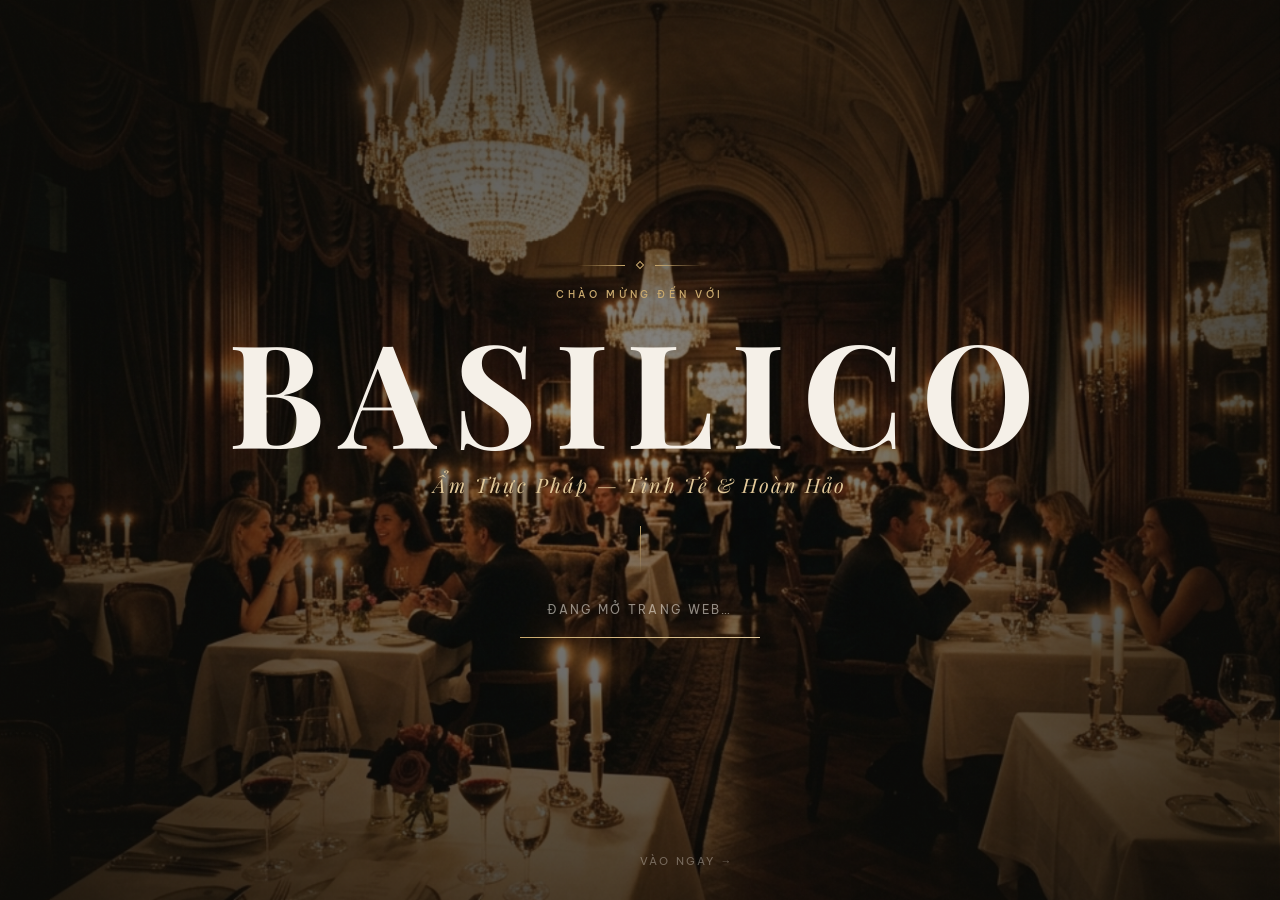
<file: index.html>
<!DOCTYPE html>
<html lang="vi">

<head>
  <meta charset="UTF-8">
  <meta name="viewport" content="width=device-width, initial-scale=1.0">
  <title>BASILICO | Nhà Hàng Pháp Cao Cấp</title>
  <meta name="description" content="BASILICO – Nhà hàng Pháp cao cấp. Trải nghiệm ẩm thực tinh tế, đặt bàn trực tuyến và khám phá thực đơn đặc biệt.">
  <meta http-equiv="refresh" content="3; url=Front-end/TrangChu/index.html">

  <!-- Preconnect fonts -->
  <link rel="preconnect" href="https://fonts.googleapis.com">
  <link rel="preconnect" href="https://fonts.gstatic.com" crossorigin>
  <link href="https://fonts.googleapis.com/css2?family=Playfair+Display:ital,wght@0,400;0,700;1,400&family=Be+Vietnam+Pro:wght@300;400;500&display=swap" rel="stylesheet">

  <style>
    /* ── Reset & Base ───────────────────────────── */
    *, *::before, *::after { box-sizing: border-box; margin: 0; padding: 0; }

    :root {
      --gold:   #c9a96e;
      --gold-lt: #e2c99a;
      --dark:   #0d0b07;
      --cream:  #f5f0e8;
      --trans:  cubic-bezier(0.76, 0, 0.24, 1);
    }

    html, body {
      width: 100%; height: 100%;
      overflow: hidden;
      background: var(--dark);
      font-family: 'Be Vietnam Pro', sans-serif;
    }

    /* ── Background ─────────────────────────────── */
    .bg {
      position: fixed; inset: 0;
      background-image: url('assets/french_restaurant_hero.png');
      background-size: cover;
      background-position: center;
      transform: scale(1.06);
      animation: bg-zoom 3.2s var(--trans) forwards;
      will-change: transform;
    }
    @keyframes bg-zoom {
      to { transform: scale(1); }
    }

    /* Layered overlay */
    .bg::before {
      content: '';
      position: absolute; inset: 0;
      background:
        radial-gradient(ellipse at center, rgba(13,11,7,0.45) 0%, rgba(13,11,7,0.85) 100%);
    }

    /* Noise grain texture */
    .bg::after {
      content: '';
      position: absolute; inset: 0;
      background-image: url("data:image/svg+xml,%3Csvg viewBox='0 0 200 200' xmlns='http://www.w3.org/2000/svg'%3E%3Cfilter id='n'%3E%3CfeTurbulence type='fractalNoise' baseFrequency='0.65' numOctaves='3' stitchTiles='stitch'/%3E%3C/filter%3E%3Crect width='100%25' height='100%25' filter='url(%23n)' opacity='0.04'/%3E%3C/svg%3E");
      background-size: 200px 200px;
      opacity: 0.35;
      pointer-events: none;
    }

    /* ── Center Stage ───────────────────────────── */
    .stage {
      position: relative;
      display: flex;
      flex-direction: column;
      align-items: center;
      justify-content: center;
      height: 100vh;
      gap: 0;
      z-index: 10;
    }

    /* ── Top ornament line ──────────────────────── */
    .ornament {
      display: flex;
      align-items: center;
      gap: 12px;
      margin-bottom: 20px;
      opacity: 0;
      animation: fade-up 0.8s var(--trans) 0.4s forwards;
    }
    .ornament-line {
      width: 48px; height: 1px;
      background: linear-gradient(90deg, transparent, var(--gold));
    }
    .ornament-line:last-child {
      background: linear-gradient(90deg, var(--gold), transparent);
    }
    .ornament-diamond {
      width: 6px; height: 6px;
      border: 1px solid var(--gold);
      transform: rotate(45deg);
    }

    /* ── Eyebrow ────────────────────────────────── */
    .eyebrow {
      font-size: 0.65rem;
      letter-spacing: 0.35em;
      text-transform: uppercase;
      color: var(--gold);
      font-weight: 500;
      opacity: 0;
      animation: fade-up 0.8s var(--trans) 0.55s forwards;
      margin-bottom: 16px;
    }

    /* ── Logo ───────────────────────────────────── */
    .logo {
      font-family: 'Playfair Display', serif;
      font-size: clamp(4rem, 14vw, 9rem);
      font-weight: 700;
      color: var(--cream);
      letter-spacing: 0.12em;
      line-height: 1;
      text-align: center;

      /* Split character animation via CSS clip */
      opacity: 0;
      clip-path: inset(0 100% 0 0);
      animation:
        logo-reveal 1s var(--trans) 0.7s forwards,
        logo-glow   3s ease-in-out 1.8s infinite alternate;
    }
    @keyframes logo-reveal {
      to { opacity: 1; clip-path: inset(0 0% 0 0); }
    }
    @keyframes logo-glow {
      from { text-shadow: 0 0 0px transparent; }
      to   { text-shadow: 0 0 60px rgba(201,169,110,0.18); }
    }

    /* ── Tagline ────────────────────────────────── */
    .tagline {
      font-family: 'Playfair Display', serif;
      font-style: italic;
      font-size: clamp(0.9rem, 2.5vw, 1.25rem);
      color: var(--gold-lt);
      letter-spacing: 0.12em;
      margin-top: 10px;
      opacity: 0;
      animation: fade-up 0.8s var(--trans) 1.2s forwards;
    }

    /* ── Divider ────────────────────────────────── */
    .divider {
      width: 1px; height: 48px;
      background: linear-gradient(to bottom, var(--gold), transparent);
      margin: 28px 0;
      opacity: 0;
      animation: fade-up 0.8s var(--trans) 1.4s forwards;
    }

    /* ── Status message ─────────────────────────── */
    .status {
      font-size: 0.72rem;
      letter-spacing: 0.2em;
      text-transform: uppercase;
      color: rgba(245,240,232,0.55);
      opacity: 0;
      animation: fade-up 0.8s var(--trans) 1.6s forwards;
    }

    /* ── Progress bar ───────────────────────────── */
    .progress-wrap {
      margin-top: 20px;
      width: min(240px, 60vw);
      height: 1px;
      background: rgba(201,169,110,0.18);
      overflow: hidden;
      opacity: 0;
      animation: fade-up 0.5s ease 1.8s forwards;
    }
    .progress-bar {
      height: 100%;
      width: 0%;
      background: linear-gradient(90deg, var(--gold), var(--gold-lt));
      animation: fill-bar 2s cubic-bezier(0.4, 0, 0.2, 1) 1.9s forwards;
      box-shadow: 0 0 8px rgba(201,169,110,0.6);
    }
    @keyframes fill-bar {
      to { width: 100%; }
    }

    /* ── Skip link ──────────────────────────────── */
    .skip-link {
      position: fixed;
      bottom: 2rem;
      left: 50%;
      transform: translateX(-50%);
      font-size: 0.68rem;
      letter-spacing: 0.2em;
      text-transform: uppercase;
      color: rgba(245,240,232,0.35);
      text-decoration: none;
      transition: color 0.3s;
      opacity: 0;
      animation: fade-up 0.6s ease 2.2s forwards;
      z-index: 20;
    }
    .skip-link:hover { color: var(--gold); }
    .skip-link::after {
      content: ' →';
    }

    /* ── Utilities ──────────────────────────────── */
    @keyframes fade-up {
      from { opacity: 0; transform: translateY(14px); }
      to   { opacity: 1; transform: translateY(0); }
    }

    /* ── Page exit animation ────────────────────── */
    body.leaving {
      animation: page-out 0.5s var(--trans) forwards;
    }
    @keyframes page-out {
      to { opacity: 0; }
    }
  </style>
</head>

<body>

  <!-- Background image -->
  <div class="bg" aria-hidden="true"></div>

  <!-- Center content -->
  <main class="stage" role="main">

    <div class="ornament" aria-hidden="true">
      <span class="ornament-line"></span>
      <span class="ornament-diamond"></span>
      <span class="ornament-line"></span>
    </div>

    <p class="eyebrow">Chào Mừng Đến Với</p>

    <h1 class="logo" id="logo-text">BASILICO</h1>

    <p class="tagline">Ẩm Thực Pháp — Tinh Tế &amp; Hoàn Hảo</p>

    <div class="divider" aria-hidden="true"></div>

    <p class="status">Đang mở trang web&hellip;</p>

    <div class="progress-wrap" role="progressbar" aria-label="Đang tải" aria-valuemin="0" aria-valuemax="100">
      <div class="progress-bar" id="progressBar"></div>
    </div>

  </main>

  <!-- Manual skip link -->
  <a href="Front-end/TrangChu/index.html" class="skip-link" id="skipLink">Vào ngay</a>

  <script>
    // Smooth redirect with page-out animation
    const DEST = 'Front-end/TrangChu/index.html';
    const DELAY_MS = 3000;

    setTimeout(() => {
      document.body.classList.add('leaving');
      setTimeout(() => { window.location.href = DEST; }, 480);
    }, DELAY_MS - 480);

    // Skip link — immediate redirect with transition
    document.getElementById('skipLink').addEventListener('click', (e) => {
      e.preventDefault();
      document.body.classList.add('leaving');
      setTimeout(() => { window.location.href = DEST; }, 480);
    });
  </script>

</body>
</html>
</file>
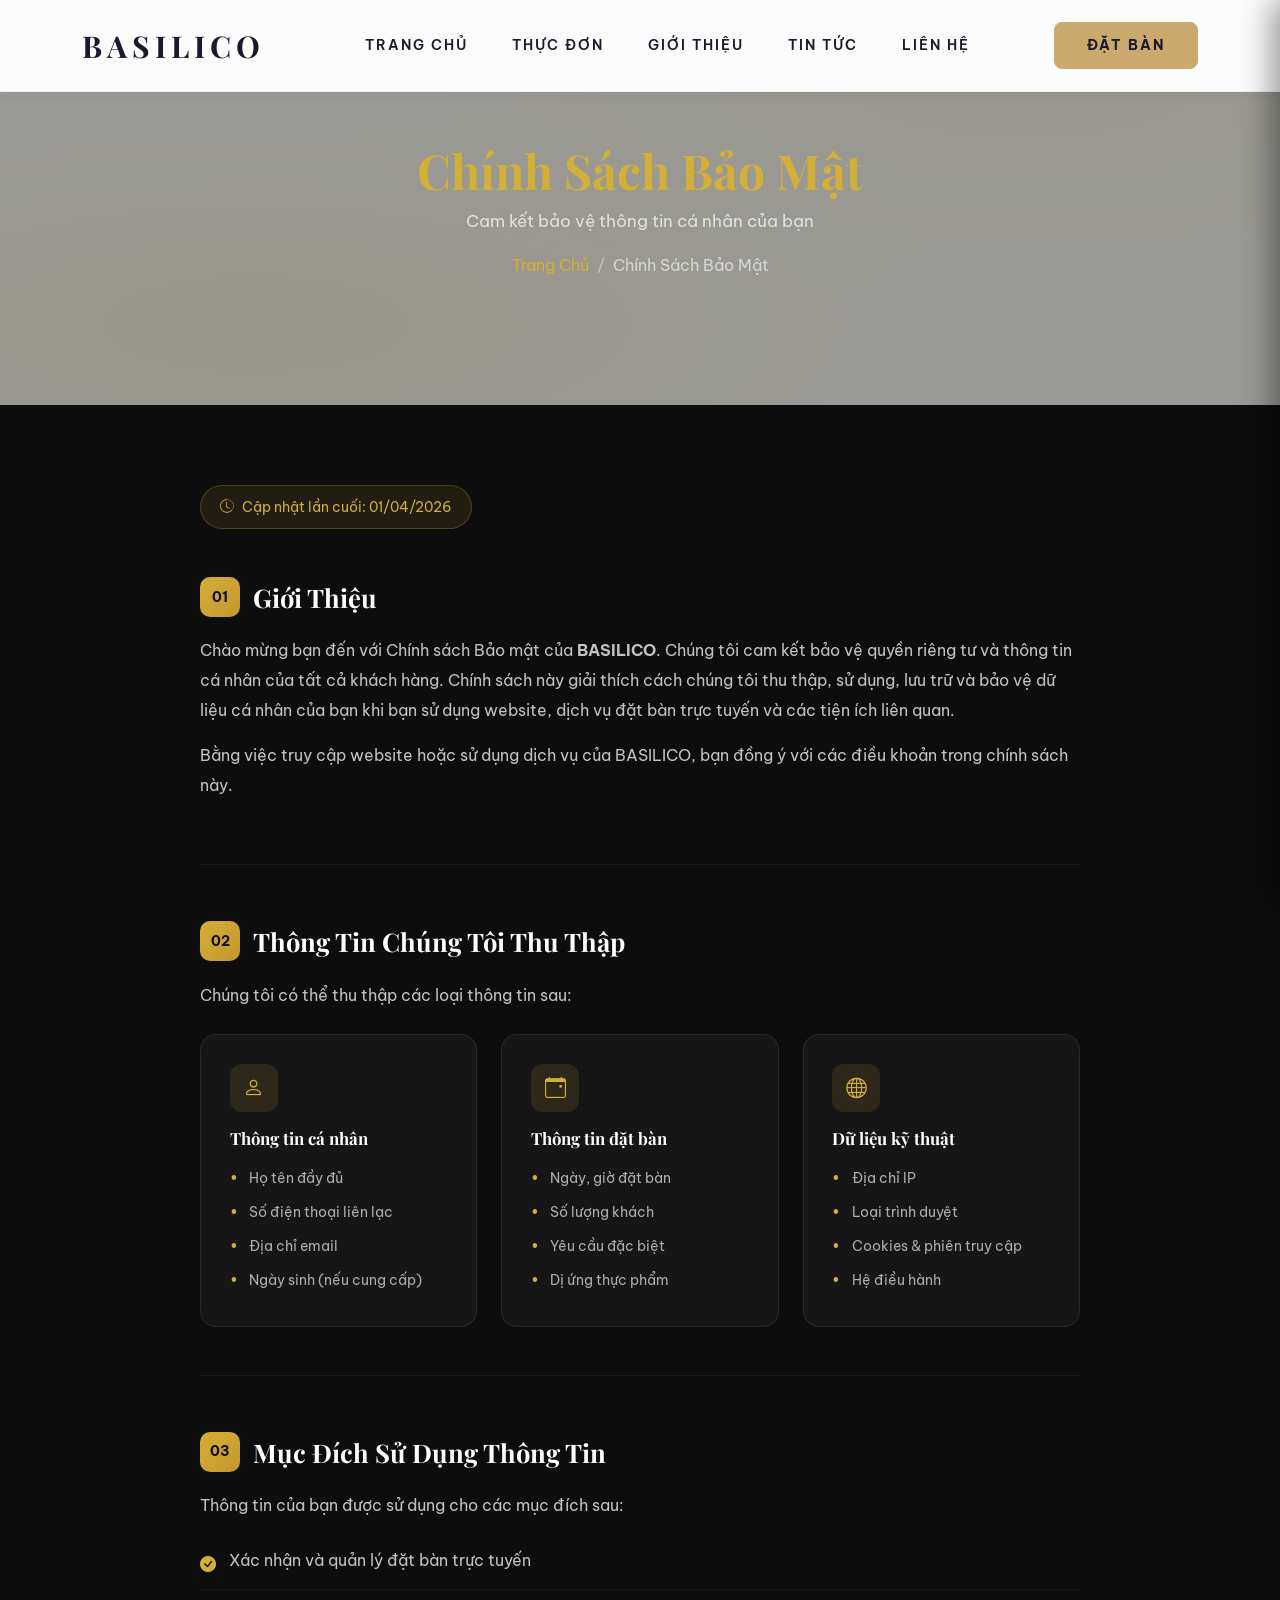
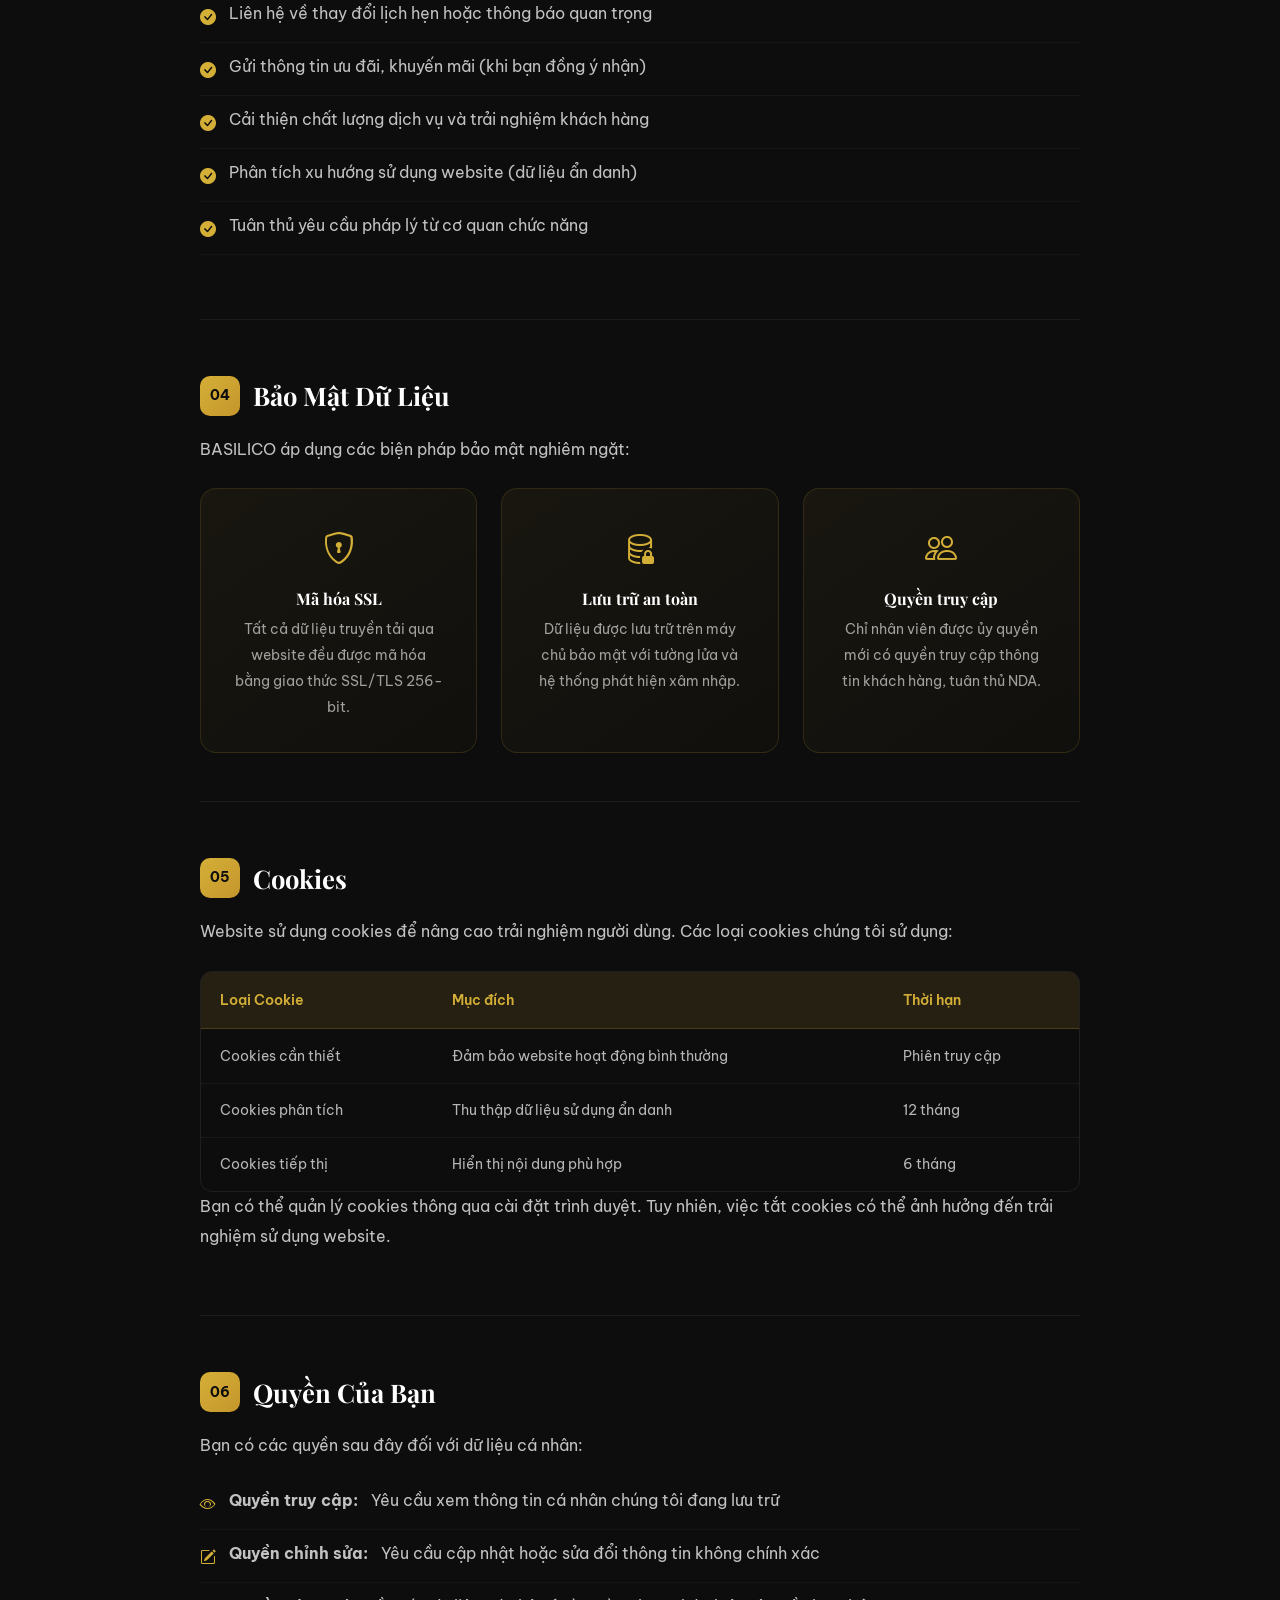
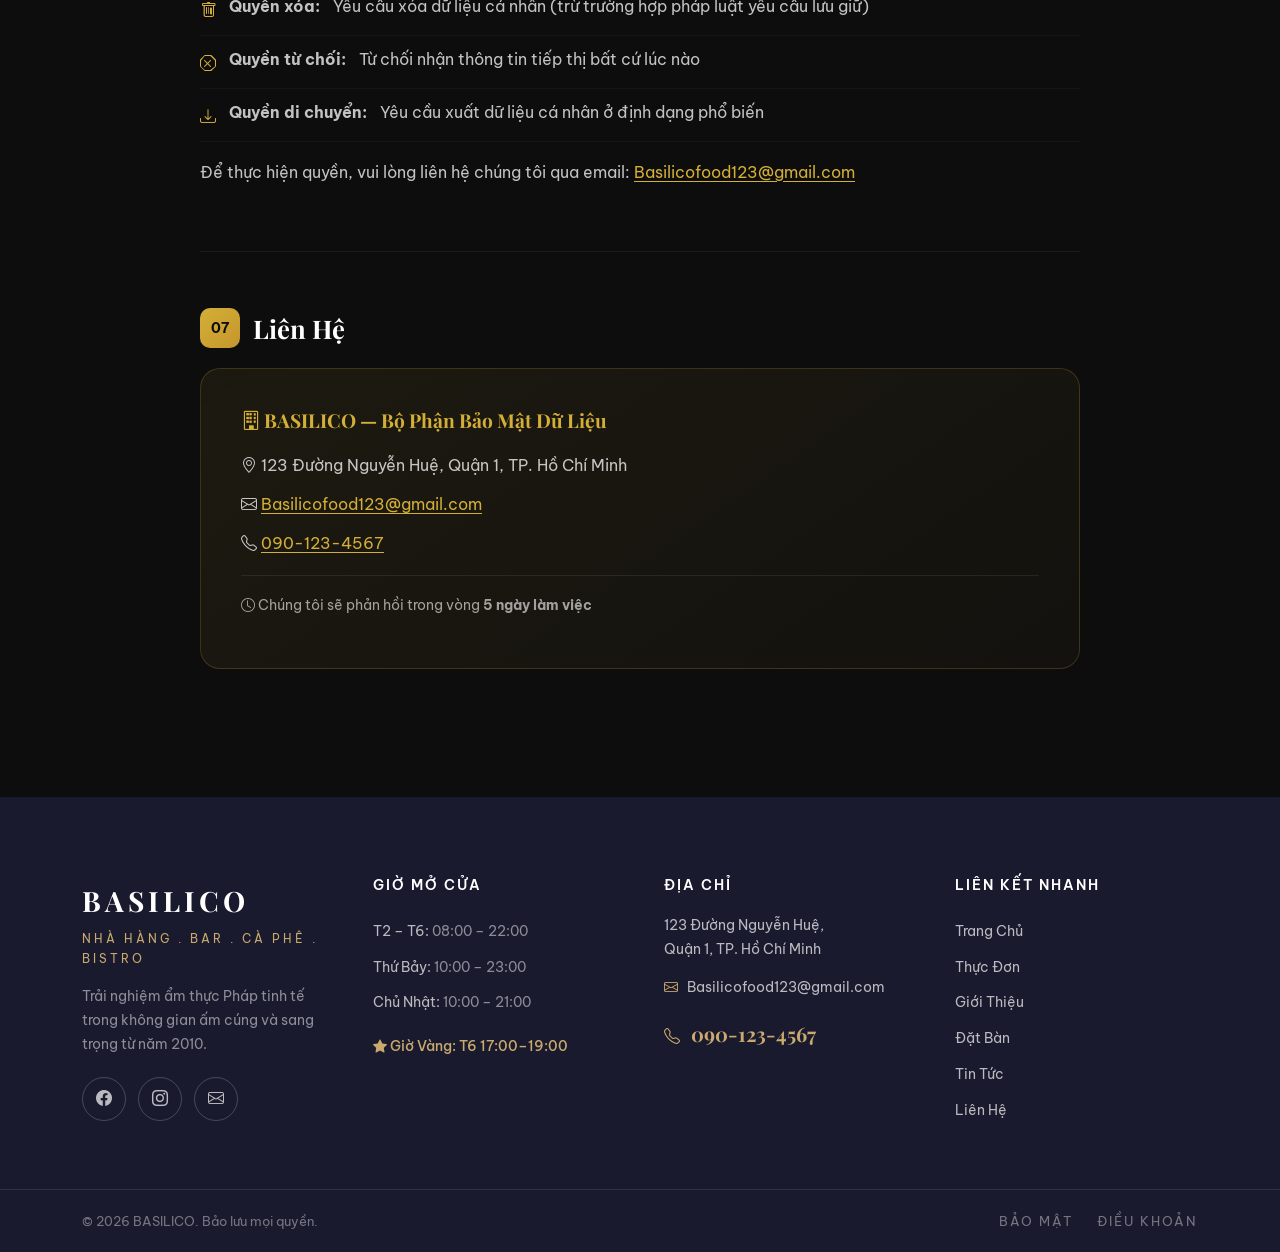
<file: Front-end/BaoMat/index.html>
<!DOCTYPE html>
<html lang="vi">
<head>
  <meta charset="UTF-8">
  <meta name="viewport" content="width=device-width, initial-scale=1.0">
  <meta name="description" content="Chính sách bảo mật của nhà hàng BASILICO – Cam kết bảo vệ thông tin cá nhân của quý khách hàng.">
  <title>Chính Sách Bảo Mật | BASILICO Nhà Hàng</title>
  <link rel="preconnect" href="https://fonts.googleapis.com">
  <link rel="preconnect" href="https://fonts.gstatic.com" crossorigin>
  <link href="https://fonts.googleapis.com/css2?family=Playfair+Display:ital,wght@0,400;0,600;0,700;1,400&family=Be+Vietnam+Pro:wght@300;400;500;600;700&display=swap" rel="stylesheet">
  <link href="https://cdn.jsdelivr.net/npm/bootstrap@5.3.3/dist/css/bootstrap.min.css" rel="stylesheet">
  <link href="https://cdn.jsdelivr.net/npm/bootstrap-icons@1.11.3/font/bootstrap-icons.min.css" rel="stylesheet">
  <link rel="stylesheet" href="../../global.css">
  <link rel="stylesheet" href="css/style.css">
</head>
<body>

  <!-- PRELOADER -->
  <div class="preloader" id="preloader" aria-hidden="true">
    <div class="preloader-inner"><span class="preloader-logo">BASILICO</span>
      <div class="preloader-progress"><div class="preloader-progress-bar" id="preloaderBar"></div></div>
    </div>
  </div>

  <!-- HEADER -->
  <header class="site-header">
    <nav class="navbar navbar-expand-lg" aria-label="Điều hướng chính">
      <div class="container">
        <a class="navbar-brand" href="../TrangChu/index.html">
          <span class="logo-text">BASILICO</span>
        </a>
        <div class="collapse navbar-collapse justify-content-center">
          <ul class="navbar-nav">
            <li class="nav-item"><a class="nav-link" href="../TrangChu/index.html">TRANG CHỦ</a></li>
            <li class="nav-item"><a class="nav-link" href="../ThucDon/index.html">THỰC ĐƠN</a></li>
            <li class="nav-item"><a class="nav-link" href="../GioiThieu/index.html">GIỚI THIỆU</a></li>
            <li class="nav-item"><a class="nav-link" href="../Blog/index.html">TIN TỨC</a></li>
            <li class="nav-item"><a class="nav-link" href="../LienHe/index.html">LIÊN HỆ</a></li>
          </ul>
        </div>
        <div class="header-actions">
          <a href="../DatBan/index.html" class="btn btn-book-table">ĐẶT BÀN</a>
          <button class="hamburger-btn d-lg-none" id="hd-10" type="button" aria-label="Mở menu" aria-expanded="false"><i class="bi bi-list"></i></button>
        </div>
      </div>
    </nav>
  </header>

  <!-- SIDEBAR -->
  <div class="sidebar-overlay" id="sidebarOverlay"></div>
  <aside class="mobile-sidebar" id="mobileSidebar" aria-label="Menu di động">
    <button class="sidebar-close" id="sidebarClose" aria-label="Đóng menu"><i class="bi bi-x-lg"></i></button>
    <nav><ul class="sidebar-nav">
      <li><a href="../TrangChu/index.html">TRANG CHỦ</a></li>
      <li><a href="../ThucDon/index.html">THỰC ĐƠN</a></li>
      <li><a href="../GioiThieu/index.html">GIỚI THIỆU</a></li>
      <li><a href="../Blog/index.html">TIN TỨC</a></li>
      <li><a href="../LienHe/index.html">LIÊN HỆ</a></li>
    </ul></nav>
    <div class="sidebar-cta"><a href="../DatBan/index.html" class="btn btn-book-table w-100">ĐẶT BÀN NGAY</a></div>
    <div class="sidebar-social">
      <a href="https://facebook.com/basilico" target="_blank" rel="noopener" aria-label="Facebook"><i class="bi bi-facebook"></i></a>
      <a href="https://instagram.com/basilico" target="_blank" rel="noopener" aria-label="Instagram"><i class="bi bi-instagram"></i></a>
      <a href="mailto:Basilicofood123@gmail.com" aria-label="Email"><i class="bi bi-envelope"></i></a>
    </div>
  </aside>

  <main id="main-content">

    <!-- HERO -->
    <section class="page-hero page-hero--compact">
      <div class="page-hero-overlay"></div>
      <div class="page-hero-content container">
        <h1 class="animate-entry">Chính Sách Bảo Mật</h1>
        <p class="hero-subtitle animate-entry delay-1">Cam kết bảo vệ thông tin cá nhân của bạn</p>
        <nav aria-label="Breadcrumb" class="animate-entry delay-2">
          <ol class="breadcrumb justify-content-center">
            <li class="breadcrumb-item"><a href="../TrangChu/index.html">Trang Chủ</a></li>
            <li class="breadcrumb-item active" aria-current="page">Chính Sách Bảo Mật</li>
          </ol>
        </nav>
      </div>
    </section>

    <!-- NỘI DUNG CHÍNH -->
    <section class="section-legal-content">
      <div class="container">
        <div class="legal-wrapper reveal-up">

          <div class="legal-updated">
            <i class="bi bi-clock-history"></i> Cập nhật lần cuối: 01/04/2026
          </div>

          <!-- 1 -->
          <article class="legal-section">
            <h2><span class="legal-number">01</span>Giới Thiệu</h2>
            <p>Chào mừng bạn đến với Chính sách Bảo mật của <strong>BASILICO</strong>. Chúng tôi cam kết bảo vệ quyền riêng tư và thông tin cá nhân của tất cả khách hàng. Chính sách này giải thích cách chúng tôi thu thập, sử dụng, lưu trữ và bảo vệ dữ liệu cá nhân của bạn khi bạn sử dụng website, dịch vụ đặt bàn trực tuyến và các tiện ích liên quan.</p>
            <p>Bằng việc truy cập website hoặc sử dụng dịch vụ của BASILICO, bạn đồng ý với các điều khoản trong chính sách này.</p>
          </article>

          <!-- 2 -->
          <article class="legal-section">
            <h2><span class="legal-number">02</span>Thông Tin Chúng Tôi Thu Thập</h2>
            <p>Chúng tôi có thể thu thập các loại thông tin sau:</p>
            <div class="legal-card-grid">
              <div class="legal-card">
                <div class="legal-card-icon"><i class="bi bi-person"></i></div>
                <h4>Thông tin cá nhân</h4>
                <ul>
                  <li>Họ tên đầy đủ</li>
                  <li>Số điện thoại liên lạc</li>
                  <li>Địa chỉ email</li>
                  <li>Ngày sinh (nếu cung cấp)</li>
                </ul>
              </div>
              <div class="legal-card">
                <div class="legal-card-icon"><i class="bi bi-calendar-event"></i></div>
                <h4>Thông tin đặt bàn</h4>
                <ul>
                  <li>Ngày, giờ đặt bàn</li>
                  <li>Số lượng khách</li>
                  <li>Yêu cầu đặc biệt</li>
                  <li>Dị ứng thực phẩm</li>
                </ul>
              </div>
              <div class="legal-card">
                <div class="legal-card-icon"><i class="bi bi-globe"></i></div>
                <h4>Dữ liệu kỹ thuật</h4>
                <ul>
                  <li>Địa chỉ IP</li>
                  <li>Loại trình duyệt</li>
                  <li>Cookies & phiên truy cập</li>
                  <li>Hệ điều hành</li>
                </ul>
              </div>
            </div>
          </article>

          <!-- 3 -->
          <article class="legal-section">
            <h2><span class="legal-number">03</span>Mục Đích Sử Dụng Thông Tin</h2>
            <p>Thông tin của bạn được sử dụng cho các mục đích sau:</p>
            <ul class="legal-list">
              <li><i class="bi bi-check-circle-fill"></i> Xác nhận và quản lý đặt bàn trực tuyến</li>
              <li><i class="bi bi-check-circle-fill"></i> Liên hệ về thay đổi lịch hẹn hoặc thông báo quan trọng</li>
              <li><i class="bi bi-check-circle-fill"></i> Gửi thông tin ưu đãi, khuyến mãi (khi bạn đồng ý nhận)</li>
              <li><i class="bi bi-check-circle-fill"></i> Cải thiện chất lượng dịch vụ và trải nghiệm khách hàng</li>
              <li><i class="bi bi-check-circle-fill"></i> Phân tích xu hướng sử dụng website (dữ liệu ẩn danh)</li>
              <li><i class="bi bi-check-circle-fill"></i> Tuân thủ yêu cầu pháp lý từ cơ quan chức năng</li>
            </ul>
          </article>

          <!-- 4 -->
          <article class="legal-section">
            <h2><span class="legal-number">04</span>Bảo Mật Dữ Liệu</h2>
            <p>BASILICO áp dụng các biện pháp bảo mật nghiêm ngặt:</p>
            <div class="legal-highlight-grid">
              <div class="legal-highlight">
                <i class="bi bi-shield-lock"></i>
                <h4>Mã hóa SSL</h4>
                <p>Tất cả dữ liệu truyền tải qua website đều được mã hóa bằng giao thức SSL/TLS 256-bit.</p>
              </div>
              <div class="legal-highlight">
                <i class="bi bi-database-lock"></i>
                <h4>Lưu trữ an toàn</h4>
                <p>Dữ liệu được lưu trữ trên máy chủ bảo mật với tường lửa và hệ thống phát hiện xâm nhập.</p>
              </div>
              <div class="legal-highlight">
                <i class="bi bi-people"></i>
                <h4>Quyền truy cập</h4>
                <p>Chỉ nhân viên được ủy quyền mới có quyền truy cập thông tin khách hàng, tuân thủ NDA.</p>
              </div>
            </div>
          </article>

          <!-- 5 -->
          <article class="legal-section">
            <h2><span class="legal-number">05</span>Cookies</h2>
            <p>Website sử dụng cookies để nâng cao trải nghiệm người dùng. Các loại cookies chúng tôi sử dụng:</p>
            <table class="legal-table">
              <thead>
                <tr><th>Loại Cookie</th><th>Mục đích</th><th>Thời hạn</th></tr>
              </thead>
              <tbody>
                <tr><td>Cookies cần thiết</td><td>Đảm bảo website hoạt động bình thường</td><td>Phiên truy cập</td></tr>
                <tr><td>Cookies phân tích</td><td>Thu thập dữ liệu sử dụng ẩn danh</td><td>12 tháng</td></tr>
                <tr><td>Cookies tiếp thị</td><td>Hiển thị nội dung phù hợp</td><td>6 tháng</td></tr>
              </tbody>
            </table>
            <p>Bạn có thể quản lý cookies thông qua cài đặt trình duyệt. Tuy nhiên, việc tắt cookies có thể ảnh hưởng đến trải nghiệm sử dụng website.</p>
          </article>

          <!-- 6 -->
          <article class="legal-section">
            <h2><span class="legal-number">06</span>Quyền Của Bạn</h2>
            <p>Bạn có các quyền sau đây đối với dữ liệu cá nhân:</p>
            <ul class="legal-list">
              <li><i class="bi bi-eye"></i> <strong>Quyền truy cập:</strong> Yêu cầu xem thông tin cá nhân chúng tôi đang lưu trữ</li>
              <li><i class="bi bi-pencil-square"></i> <strong>Quyền chỉnh sửa:</strong> Yêu cầu cập nhật hoặc sửa đổi thông tin không chính xác</li>
              <li><i class="bi bi-trash"></i> <strong>Quyền xóa:</strong> Yêu cầu xóa dữ liệu cá nhân (trừ trường hợp pháp luật yêu cầu lưu giữ)</li>
              <li><i class="bi bi-x-octagon"></i> <strong>Quyền từ chối:</strong> Từ chối nhận thông tin tiếp thị bất cứ lúc nào</li>
              <li><i class="bi bi-download"></i> <strong>Quyền di chuyển:</strong> Yêu cầu xuất dữ liệu cá nhân ở định dạng phổ biến</li>
            </ul>
            <p>Để thực hiện quyền, vui lòng liên hệ chúng tôi qua email: <a href="mailto:Basilicofood123@gmail.com">Basilicofood123@gmail.com</a></p>
          </article>

          <!-- 7 -->
          <article class="legal-section">
            <h2><span class="legal-number">07</span>Liên Hệ</h2>
            <div class="legal-contact-card">
              <h4><i class="bi bi-building"></i> BASILICO — Bộ Phận Bảo Mật Dữ Liệu</h4>
              <p><i class="bi bi-geo-alt"></i> 123 Đường Nguyễn Huệ, Quận 1, TP. Hồ Chí Minh</p>
              <p><i class="bi bi-envelope"></i> <a href="mailto:Basilicofood123@gmail.com">Basilicofood123@gmail.com</a></p>
              <p><i class="bi bi-telephone"></i> <a href="tel:0901234567">090-123-4567</a></p>
              <p class="legal-response-time"><i class="bi bi-clock"></i> Chúng tôi sẽ phản hồi trong vòng <strong>5 ngày làm việc</strong></p>
            </div>
          </article>

        </div>
      </div>
    </section>

  </main>

  <!-- FOOTER -->
  <footer class="site-footer">
    <div class="container">
      <div class="row g-5">
        <div class="col-lg-3 col-md-6">
          <a href="../TrangChu/index.html" class="footer-logo">BASILICO</a>
          <p class="footer-tagline">Nhà Hàng . Bar . Cà Phê . Bistro</p>
          <p class="footer-desc">Trải nghiệm ẩm thực Pháp tinh tế trong không gian ấm cúng và sang trọng từ năm 2010.</p>
          <div class="footer-social">
            <a href="https://facebook.com/basilico" target="_blank" rel="noopener" class="social-icon" aria-label="Facebook"><i class="bi bi-facebook"></i></a>
            <a href="https://instagram.com/basilico" target="_blank" rel="noopener" class="social-icon" aria-label="Instagram"><i class="bi bi-instagram"></i></a>
            <a href="mailto:Basilicofood123@gmail.com" class="social-icon" aria-label="Email"><i class="bi bi-envelope"></i></a>
          </div>
        </div>
        <div class="col-lg-3 col-md-6">
          <h5 class="footer-heading">GIỜ MỞ CỬA</h5>
          <ul class="footer-list">
            <li>T2 – T6: <span>08:00 – 22:00</span></li>
            <li>Thứ Bảy: <span>10:00 – 23:00</span></li>
            <li>Chủ Nhật: <span>10:00 – 21:00</span></li>
            <li class="footer-happy-hour"><i class="bi bi-star-fill"></i> Giờ Vàng: T6 17:00–19:00</li>
          </ul>
        </div>
        <div class="col-lg-3 col-md-6">
          <h5 class="footer-heading">ĐỊA CHỈ</h5>
          <p class="footer-address">123 Đường Nguyễn Huệ,<br>Quận 1, TP. Hồ Chí Minh</p>
          <p><a href="mailto:Basilicofood123@gmail.com" class="footer-link"><i class="bi bi-envelope"></i> Basilicofood123@gmail.com</a></p>
          <p><a href="tel:0901234567" class="footer-phone"><i class="bi bi-telephone"></i> 090-123-4567</a></p>
        </div>
        <div class="col-lg-3 col-md-6">
          <h5 class="footer-heading">LIÊN KẾT NHANH</h5>
          <ul class="footer-list">
            <li><a href="../TrangChu/index.html" class="footer-link">Trang Chủ</a></li>
            <li><a href="../ThucDon/index.html" class="footer-link">Thực Đơn</a></li>
            <li><a href="../GioiThieu/index.html" class="footer-link">Giới Thiệu</a></li>
            <li><a href="../DatBan/index.html" class="footer-link">Đặt Bàn</a></li>
            <li><a href="../Blog/index.html" class="footer-link">Tin Tức</a></li>
            <li><a href="../LienHe/index.html" class="footer-link">Liên Hệ</a></li>
          </ul>
        </div>
      </div>
    </div>
    <div class="footer-bottom">
      <div class="container d-flex flex-wrap justify-content-between align-items-center">
        <p>&copy; 2026 BASILICO. Bảo lưu mọi quyền.</p>
        <div class="footer-legal"><a href="../BaoMat/index.html">BẢO MẬT</a><a href="../DieuKhoan/index.html">ĐIỀU KHOẢN</a></div>
      </div>
    </div>
  </footer>

  <button class="fab-scroll-top" id="fab-scroll-top" aria-label="Cuộn lên"><i class="bi bi-arrow-up"></i></button>
  <div class="toast-container" id="toastContainer" aria-live="polite"></div>
  <script src="https://cdn.jsdelivr.net/npm/bootstrap@5.3.3/dist/js/bootstrap.bundle.min.js"></script>
  <script src="js/main.js"></script>
</body>
</html>
</file>
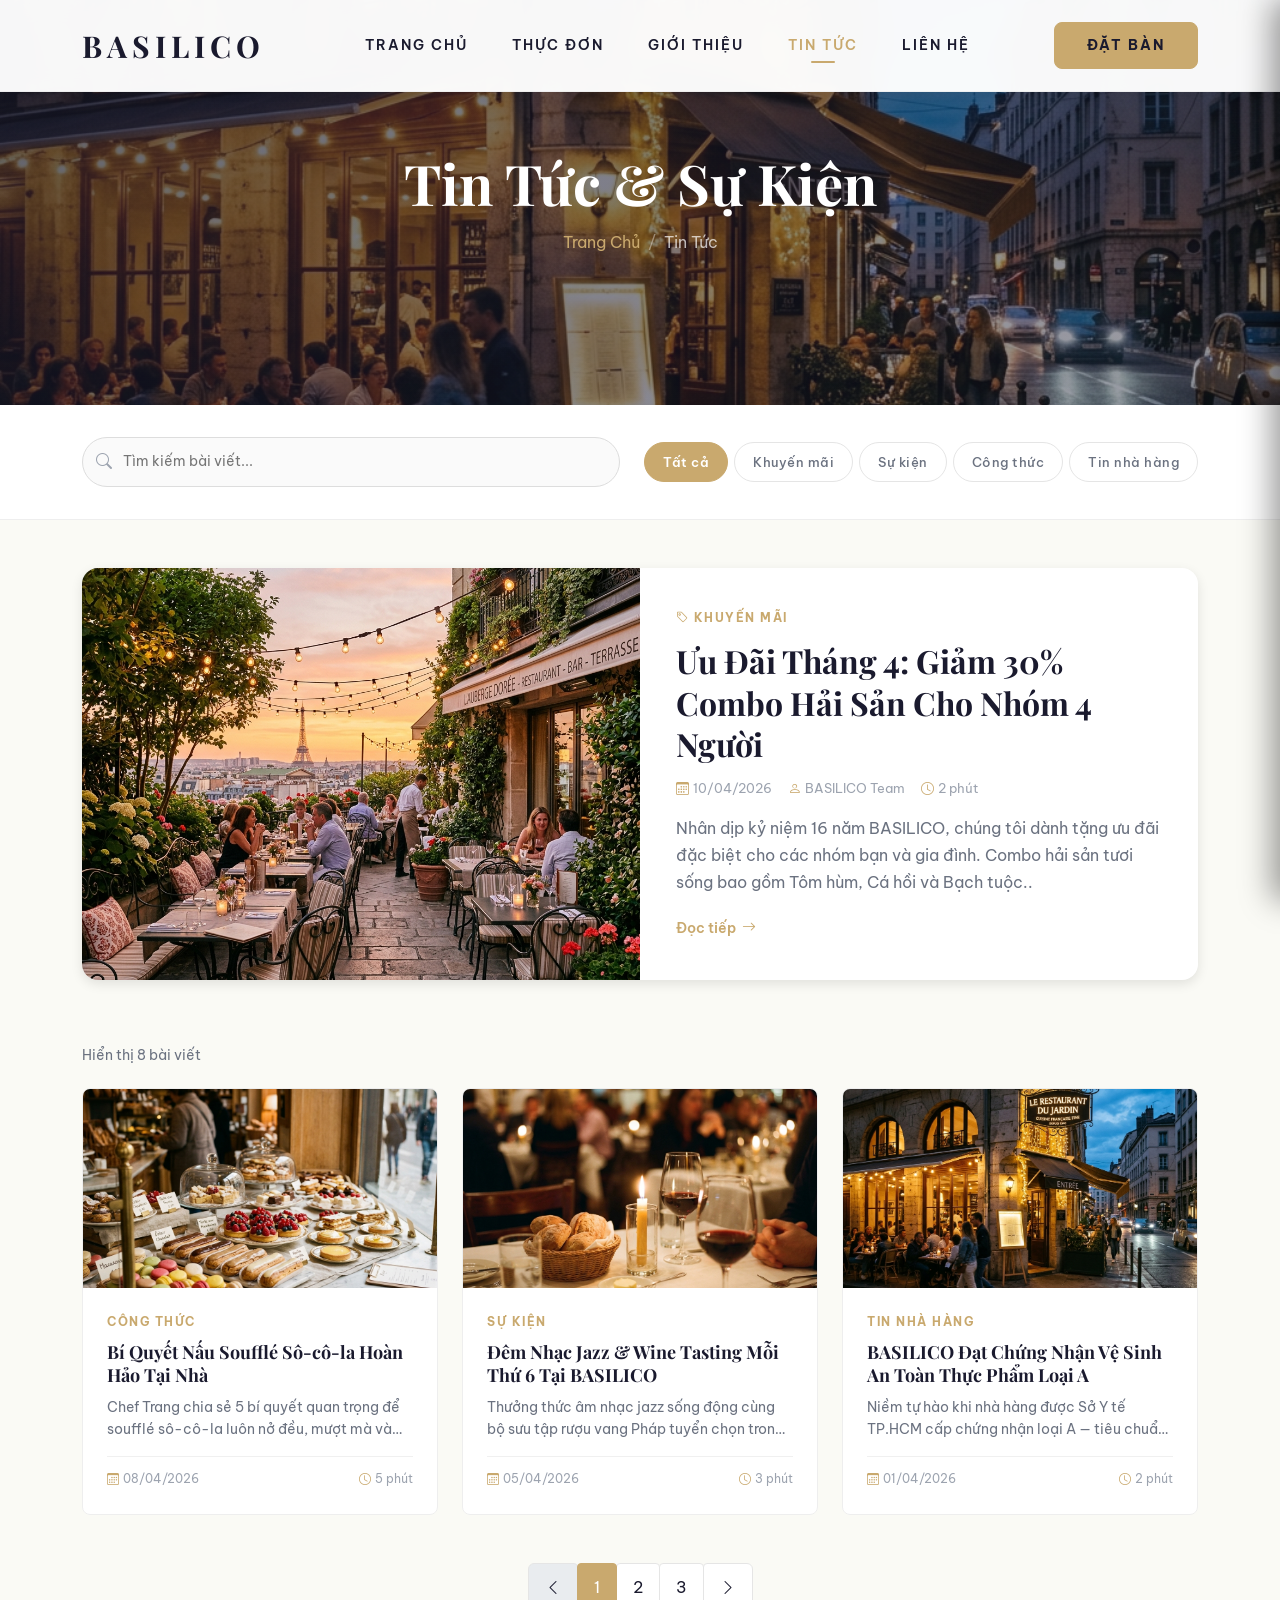
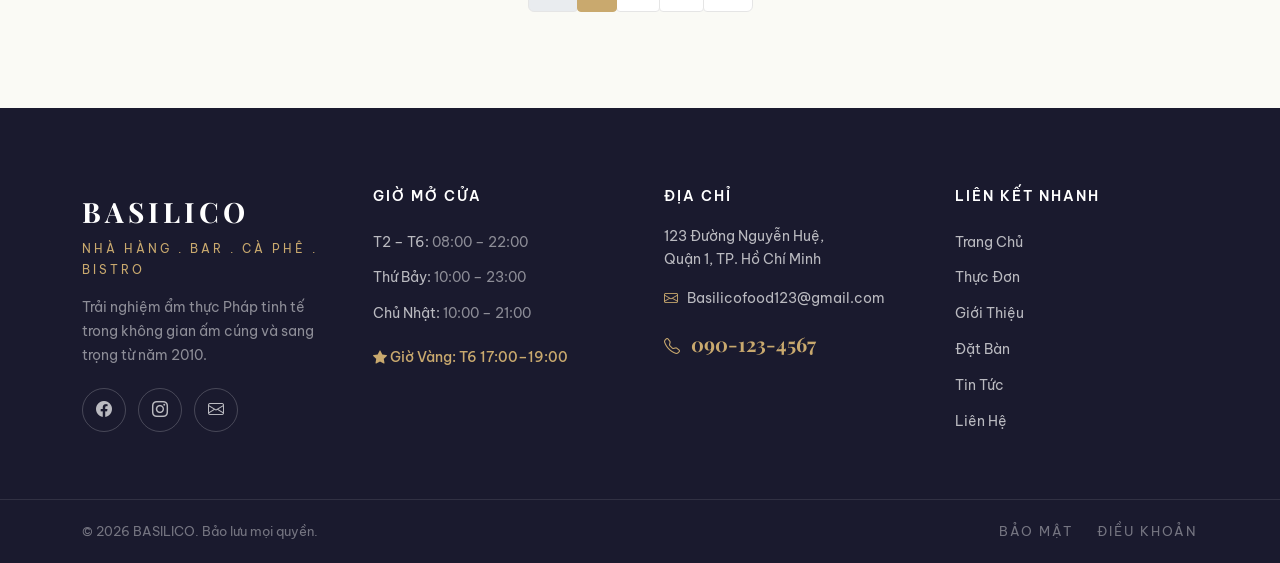
<file: Front-end/Blog/index.html>
﻿<!DOCTYPE html>
<html lang="vi">
<head>
  <meta charset="UTF-8">
  <meta name="viewport" content="width=device-width, initial-scale=1.0">
  <meta name="description" content="Blog nhà hàng BASILICO – Tin tức, công thức nấu ăn, sự kiện và khuyến mãi đặc biệt.">
  <title>Tin Tức | BASILICO Nhà Hàng</title>
  <link rel="preconnect" href="https://fonts.googleapis.com">
  <link rel="preconnect" href="https://fonts.gstatic.com" crossorigin>
  <link href="https://fonts.googleapis.com/css2?family=Playfair+Display:ital,wght@0,400;0,600;0,700;1,400&family=Be+Vietnam+Pro:wght@300;400;500;600;700&display=swap" rel="stylesheet">
  <link href="https://cdn.jsdelivr.net/npm/bootstrap@5.3.3/dist/css/bootstrap.min.css" rel="stylesheet">
  <link href="https://cdn.jsdelivr.net/npm/bootstrap-icons@1.11.3/font/bootstrap-icons.min.css" rel="stylesheet">
  <link rel="stylesheet" href="../../global.css">
  <link rel="stylesheet" href="css/style.css">
</head>
<body>

  <!-- PRELOADER -->
  <div class="preloader" id="preloader" aria-hidden="true">
    <div class="preloader-inner"><span class="preloader-logo">BASILICO</span>
      <div class="preloader-progress"><div class="preloader-progress-bar" id="preloaderBar"></div></div>
    </div>
  </div>

  <!-- HEADER -->
  <header class="site-header">
    <nav class="navbar navbar-expand-lg" aria-label="Điều hướng chính">
      <div class="container">
        <a class="navbar-brand" href="../TrangChu/index.html">
          <span class="logo-text">BASILICO</span>
        </a>
        <div class="collapse navbar-collapse justify-content-center">
          <ul class="navbar-nav">
            <li class="nav-item"><a class="nav-link" href="../TrangChu/index.html">TRANG CHỦ</a></li>
            <li class="nav-item"><a class="nav-link" href="../ThucDon/index.html">THỰC ĐƠN</a></li>
            <li class="nav-item"><a class="nav-link" href="../GioiThieu/index.html">GIỚI THIỆU</a></li>
            <li class="nav-item"><a class="nav-link active" href="../Blog/index.html" aria-current="page">TIN TỨC</a></li>
            <li class="nav-item"><a class="nav-link" href="../LienHe/index.html">LIÊN HỆ</a></li>
          </ul>
        </div>
        <div class="header-actions">
          <a href="../DatBan/index.html" class="btn btn-book-table">ĐẶT BÀN</a>
          <button class="hamburger-btn d-lg-none" id="hd-10" type="button" aria-label="Mở menu" aria-expanded="false"><i class="bi bi-list"></i></button>
        </div>
      </div>
    </nav>
  </header>

  <!-- SIDEBAR -->
  <div class="sidebar-overlay" id="sidebarOverlay"></div>
  <aside class="mobile-sidebar" id="mobileSidebar" aria-label="Menu di động">
    <button class="sidebar-close" id="sidebarClose" aria-label="Đóng menu"><i class="bi bi-x-lg"></i></button>
    <nav><ul class="sidebar-nav">
      <li><a href="../TrangChu/index.html">TRANG CHỦ</a></li>
      <li><a href="../ThucDon/index.html">THỰC ĐƠN</a></li>
      <li><a href="../GioiThieu/index.html">GIỚI THIỆU</a></li>
      <li><a href="../Blog/index.html" class="active">TIN TỨC</a></li>
      <li><a href="../LienHe/index.html">LIÊN HỆ</a></li>
    </ul></nav>
    <div class="sidebar-cta"><a href="../DatBan/index.html" class="btn btn-book-table w-100">ĐẶT BÀN NGAY</a></div>
    <div class="sidebar-social">
      <a href="https://facebook.com/basilico" target="_blank" rel="noopener" aria-label="Facebook"><i class="bi bi-facebook"></i></a>
      <a href="https://instagram.com/basilico" target="_blank" rel="noopener" aria-label="Instagram"><i class="bi bi-instagram"></i></a>
      <a href="mailto:Basilicofood123@gmail.com" aria-label="Email"><i class="bi bi-envelope"></i></a>
    </div>
  </aside>

  <main id="main-content">

    <!-- HERO -->
    <section class="page-hero">
      <div class="page-hero-bg"><img src="../../assets/real_restaurant_exterior.png" alt="Nhà hàng BASILICO" loading="eager"></div>
      <div class="page-hero-overlay"></div>
      <div class="page-hero-content container">
        <h1 class="animate-entry">Tin Tức & Sự Kiện</h1>
        <nav aria-label="Breadcrumb" class="animate-entry">
          <ol class="breadcrumb">
            <li class="breadcrumb-item"><a href="../TrangChu/index.html">Trang Chủ</a></li>
            <li class="breadcrumb-item active" aria-current="page">Tin Tức</li>
          </ol>
        </nav>
      </div>
    </section>


    <!-- SEARCH + FILTER BAR -->
    <section class="section-blog-filter">
      <div class="container">
        <div class="blog-toolbar">
          <div class="blog-search-wrapper">
            <i class="bi bi-search"></i>
            <input type="search" class="blog-search" id="blogSearch" placeholder="Tìm kiếm bài viết...">
          </div>
          <div class="blog-cat-filters" role="tablist" aria-label="Lọc bài viết">
            <button class="blog-cat-tab active" data-cat="all" role="tab" aria-selected="true">Tất cả</button>
            <button class="blog-cat-tab" data-cat="khuyen-mai" role="tab" aria-selected="false">Khuyến mãi</button>
            <button class="blog-cat-tab" data-cat="su-kien" role="tab" aria-selected="false">Sự kiện</button>
            <button class="blog-cat-tab" data-cat="cong-thuc" role="tab" aria-selected="false">Công thức</button>
            <button class="blog-cat-tab" data-cat="tin-nha-hang" role="tab" aria-selected="false">Tin nhà hàng</button>
          </div>
        </div>
      </div>
    </section>


    <!-- BÀI VIẾT NỔI BẬT -->
    <section class="section-featured">
      <div class="container">
        <div class="featured-post reveal-up" id="featuredPost">
          <!-- JS render -->
        </div>
      </div>
    </section>


    <!-- LƯỚI BÀI VIẾT -->
    <section class="section-blog-grid">
      <div class="container">
        <div class="blog-results">
          <span id="blogResultCount">Hiển thị 0 bài viết</span>
        </div>
        <div class="blog-grid" id="blogGrid">
          <!-- JS render -->
        </div>

        <div class="blog-empty" id="blogEmpty" style="display:none">
          <i class="bi bi-newspaper"></i>
          <h3>Không tìm thấy bài viết</h3>
          <p>Thử từ khóa hoặc danh mục khác</p>
          <button class="btn btn-outline-gold" id="resetBlog">Xem tất cả</button>
        </div>

        <!-- Phân trang UI — rendered by JS -->
        <nav class="blog-pagination" aria-label="Phân trang">
          <ul class="pagination justify-content-center" id="paginationUI"></ul>
        </nav>
      </div>
    </section>

  </main>


  <!-- FOOTER -->
  <footer class="site-footer">
    <div class="container">
      <div class="row g-5">
        <div class="col-lg-3 col-md-6">
          <a href="../TrangChu/index.html" class="footer-logo">BASILICO</a>
          <p class="footer-tagline">Nhà Hàng . Bar . Cà Phê . Bistro</p>
          <p class="footer-desc">Trải nghiệm ẩm thực Pháp tinh tế trong không gian ấm cúng và sang trọng từ năm 2010.</p>
          <div class="footer-social">
            <a href="https://facebook.com/basilico" target="_blank" rel="noopener" class="social-icon" aria-label="Facebook"><i class="bi bi-facebook"></i></a>
            <a href="https://instagram.com/basilico" target="_blank" rel="noopener" class="social-icon" aria-label="Instagram"><i class="bi bi-instagram"></i></a>
            <a href="mailto:Basilicofood123@gmail.com" class="social-icon" aria-label="Email"><i class="bi bi-envelope"></i></a>
          </div>
        </div>
        <div class="col-lg-3 col-md-6">
          <h5 class="footer-heading">GIỜ MỞ CỬA</h5>
          <ul class="footer-list">
            <li>T2 – T6: <span>08:00 – 22:00</span></li>
            <li>Thứ Bảy: <span>10:00 – 23:00</span></li>
            <li>Chủ Nhật: <span>10:00 – 21:00</span></li>
            <li class="footer-happy-hour"><i class="bi bi-star-fill"></i> Giờ Vàng: T6 17:00–19:00</li>
          </ul>
        </div>
        <div class="col-lg-3 col-md-6">
          <h5 class="footer-heading">ĐỊA CHỈ</h5>
          <p class="footer-address">123 Đường Nguyễn Huệ,<br>Quận 1, TP. Hồ Chí Minh</p>
          <p><a href="mailto:Basilicofood123@gmail.com" class="footer-link"><i class="bi bi-envelope"></i> Basilicofood123@gmail.com</a></p>
          <p><a href="tel:0901234567" class="footer-phone"><i class="bi bi-telephone"></i> 090-123-4567</a></p>
        </div>
        <div class="col-lg-3 col-md-6">
          <h5 class="footer-heading">LIÊN KẾT NHANH</h5>
          <ul class="footer-list">
            <li><a href="../TrangChu/index.html" class="footer-link">Trang Chủ</a></li>
            <li><a href="../ThucDon/index.html" class="footer-link">Thực Đơn</a></li>
            <li><a href="../GioiThieu/index.html" class="footer-link">Giới Thiệu</a></li>
            <li><a href="../DatBan/index.html" class="footer-link">Đặt Bàn</a></li>
            <li><a href="../Blog/index.html" class="footer-link">Tin Tức</a></li>
            <li><a href="../LienHe/index.html" class="footer-link">Liên Hệ</a></li>
          </ul>
        </div>
      </div>
    </div>
    <div class="footer-bottom">
      <div class="container d-flex flex-wrap justify-content-between align-items-center">
        <p>&copy; 2026 BASILICO. Bảo lưu mọi quyền.</p>
        <div class="footer-legal"><a href="../BaoMat/index.html">BẢO MẬT</a><a href="../DieuKhoan/index.html">ĐIỀU KHOẢN</a></div>
      </div>
    </div>
  </footer>

  <button class="fab-scroll-top" id="fab-scroll-top" aria-label="Cuộn lên"><i class="bi bi-arrow-up"></i></button>
  <div class="toast-container" id="toastContainer" aria-live="polite"></div>
  <script src="https://cdn.jsdelivr.net/npm/bootstrap@5.3.3/dist/js/bootstrap.bundle.min.js"></script>
  <script src="js/main.js"></script>
</body>
</html>
</file>
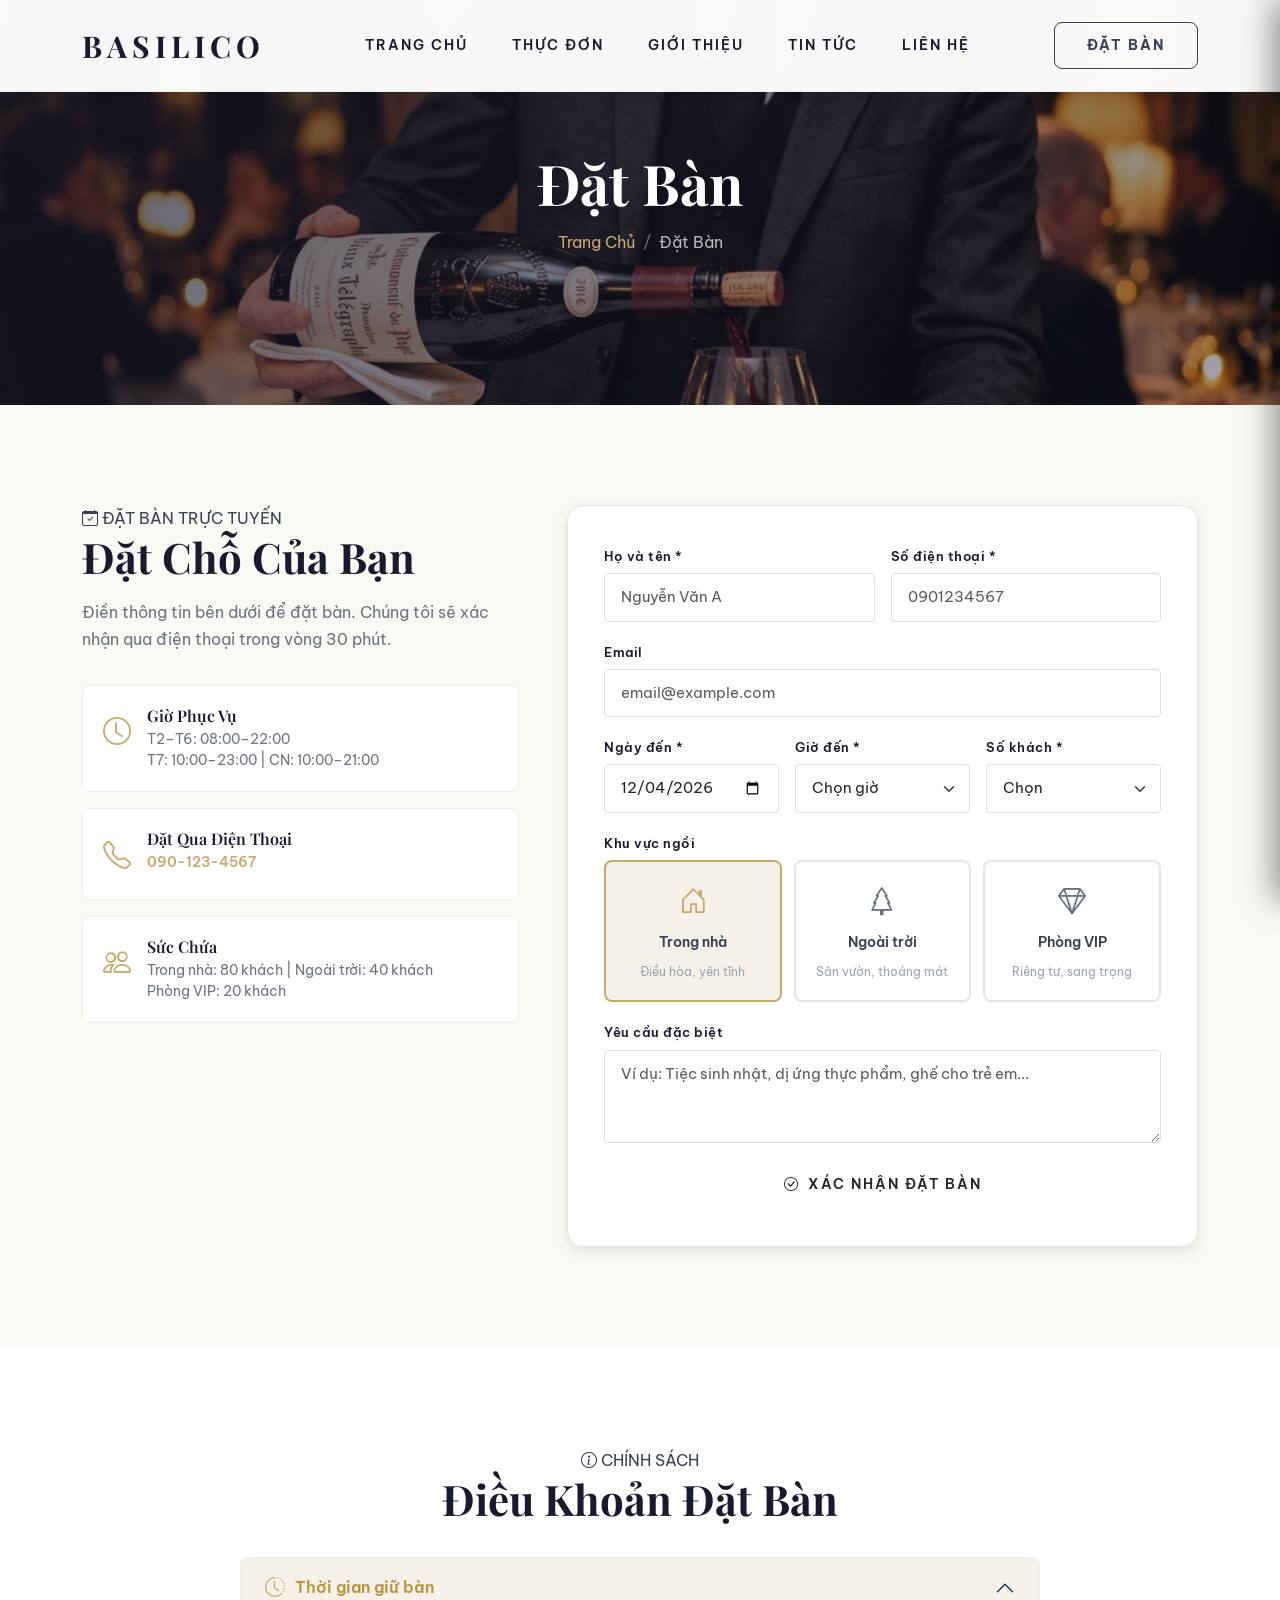
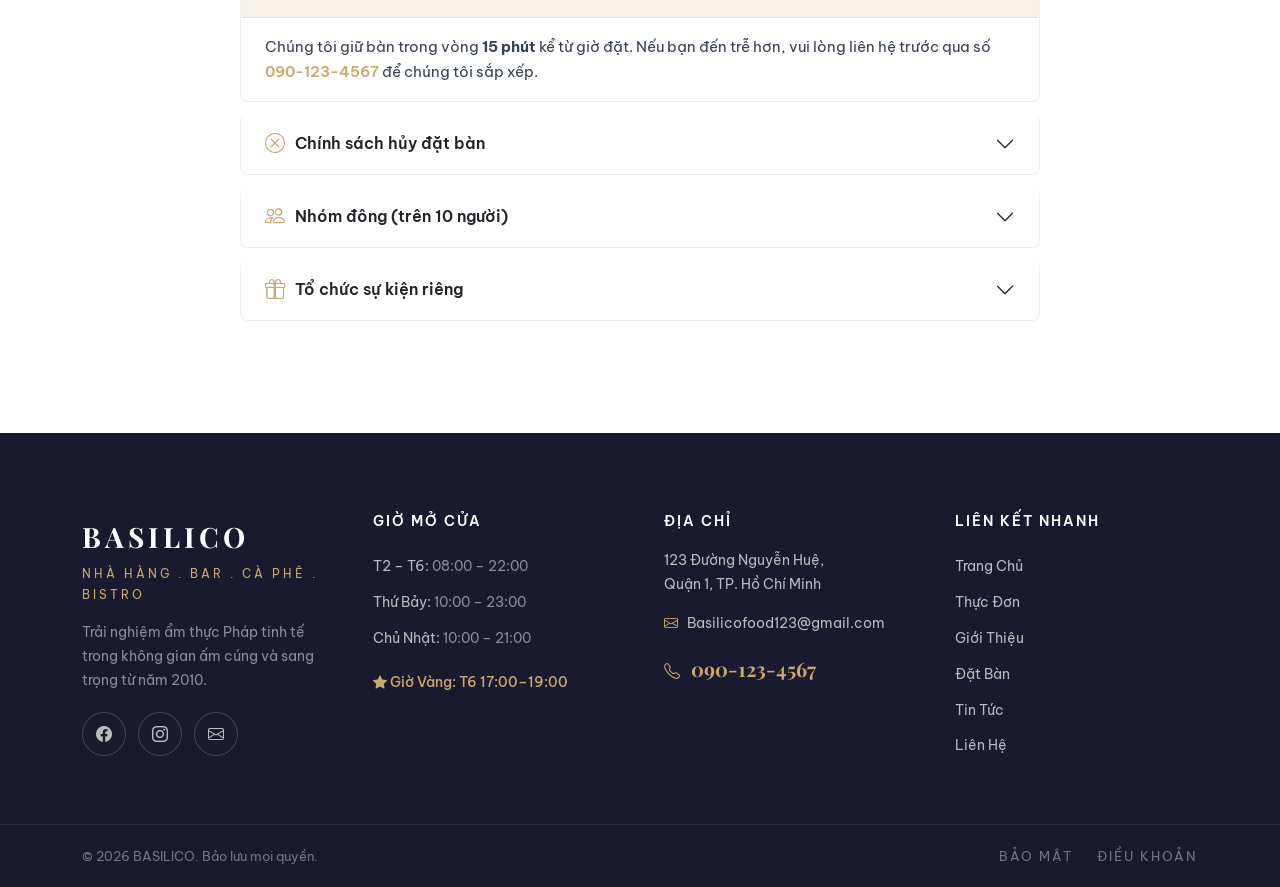
<file: Front-end/DatBan/index.html>
﻿<!DOCTYPE html>
<html lang="vi">
<head>
  <meta charset="UTF-8">
  <meta name="viewport" content="width=device-width, initial-scale=1.0">
  <meta name="description" content="Đặt bàn trực tuyến tại nhà hàng BASILICO – Chọn khu vực, giờ đến và số khách. Xác nhận tức thì.">
  <title>Đặt Bàn | BASILICO Nhà Hàng</title>
  <link rel="preconnect" href="https://fonts.googleapis.com">
  <link rel="preconnect" href="https://fonts.gstatic.com" crossorigin>
  <link href="https://fonts.googleapis.com/css2?family=Playfair+Display:ital,wght@0,400;0,600;0,700;1,400&family=Be+Vietnam+Pro:wght@300;400;500;600;700&display=swap" rel="stylesheet">
  <link href="https://cdn.jsdelivr.net/npm/bootstrap@5.3.3/dist/css/bootstrap.min.css" rel="stylesheet">
  <link href="https://cdn.jsdelivr.net/npm/bootstrap-icons@1.11.3/font/bootstrap-icons.min.css" rel="stylesheet">
  <link rel="stylesheet" href="../../global.css">
  <link rel="stylesheet" href="css/style.css">
</head>
<body>

  <!-- PRELOADER -->
  <div class="preloader" id="preloader" aria-hidden="true">
    <div class="preloader-inner">
      <span class="preloader-logo">BASILICO</span>
      <div class="preloader-progress"><div class="preloader-progress-bar" id="preloaderBar"></div></div>
    </div>
  </div>

  <!-- HEADER -->
  <header class="site-header">
    <nav class="navbar navbar-expand-lg" aria-label="Điều hướng chính">
      <div class="container">
        <a class="navbar-brand" href="../TrangChu/index.html">
          <span class="logo-text">BASILICO</span>
        </a>
        <div class="collapse navbar-collapse justify-content-center" id="navbarMain">
          <ul class="navbar-nav">
            <li class="nav-item"><a class="nav-link" href="../TrangChu/index.html">TRANG CHỦ</a></li>
            <li class="nav-item"><a class="nav-link" href="../ThucDon/index.html">THỰC ĐƠN</a></li>
            <li class="nav-item"><a class="nav-link" href="../GioiThieu/index.html">GIỚI THIỆU</a></li>
            <li class="nav-item"><a class="nav-link" href="../Blog/index.html">TIN TỨC</a></li>
            <li class="nav-item"><a class="nav-link" href="../LienHe/index.html">LIÊN HỆ</a></li>
          </ul>
        </div>
        <div class="header-actions">
          <a href="#reservation-form" class="btn btn-book-table active" aria-current="page">ĐẶT BÀN</a>
          <button class="hamburger-btn d-lg-none" id="hd-10" type="button" aria-label="Mở menu" aria-expanded="false">
            <i class="bi bi-list"></i>
          </button>
        </div>
      </div>
    </nav>
  </header>

  <!-- SIDEBAR -->
  <div class="sidebar-overlay" id="sidebarOverlay"></div>
  <aside class="mobile-sidebar" id="mobileSidebar" aria-label="Menu di động">
    <button class="sidebar-close" id="sidebarClose" aria-label="Đóng menu"><i class="bi bi-x-lg"></i></button>
    <nav>
      <ul class="sidebar-nav">
        <li><a href="../TrangChu/index.html">TRANG CHỦ</a></li>
        <li><a href="../ThucDon/index.html">THỰC ĐƠN</a></li>
        <li><a href="../GioiThieu/index.html">GIỚI THIỆU</a></li>
        <li><a href="../Blog/index.html">TIN TỨC</a></li>
        <li><a href="../LienHe/index.html">LIÊN HỆ</a></li>
      </ul>
    </nav>
    <div class="sidebar-cta"><a href="#reservation-form" class="btn btn-book-table w-100">ĐẶT BÀN NGAY</a></div>
    <div class="sidebar-social">
      <a href="https://facebook.com/basilico" target="_blank" rel="noopener" aria-label="Facebook"><i class="bi bi-facebook"></i></a>
      <a href="https://instagram.com/basilico" target="_blank" rel="noopener" aria-label="Instagram"><i class="bi bi-instagram"></i></a>
      <a href="mailto:Basilicofood123@gmail.com" aria-label="Email"><i class="bi bi-envelope"></i></a>
    </div>
  </aside>

  <main id="main-content">

    <!-- HERO -->
    <section class="page-hero">
      <div class="page-hero-bg">
        <img src="../../assets/french_wine_pouring.png" alt="Dịch vụ rượu vang BASILICO" loading="eager">
      </div>
      <div class="page-hero-overlay"></div>
      <div class="page-hero-content container">
        <h1 class="animate-entry">Đặt Bàn</h1>
        <nav aria-label="Breadcrumb" class="animate-entry">
          <ol class="breadcrumb">
            <li class="breadcrumb-item"><a href="../TrangChu/index.html">Trang Chủ</a></li>
            <li class="breadcrumb-item active" aria-current="page">Đặt Bàn</li>
          </ol>
        </nav>
      </div>
    </section>


    <!-- FORM ĐẶT BÀN -->
    <section class="section-reservation-page" id="reservation-form">
      <div class="container">
        <div class="row g-5 align-items-start">

          <!-- Cột trái: Thông tin -->
          <div class="col-lg-5 reveal-left">
            <span class="section-badge"><i class="bi bi-calendar-check"></i> ĐẶT BÀN TRỰC TUYẾN</span>
            <h2>Đặt Chỗ Của Bạn</h2>
            <p class="section-subtitle">Điền thông tin bên dưới để đặt bàn. Chúng tôi sẽ xác nhận qua điện thoại trong vòng 30 phút.</p>

            <div class="rsv-info-cards">
              <div class="rsv-info-card">
                <i class="bi bi-clock"></i>
                <div>
                  <h4>Giờ Phục Vụ</h4>
                  <p>T2–T6: 08:00–22:00<br>T7: 10:00–23:00 | CN: 10:00–21:00</p>
                </div>
              </div>
              <div class="rsv-info-card">
                <i class="bi bi-telephone"></i>
                <div>
                  <h4>Đặt Qua Điện Thoại</h4>
                  <p><a href="tel:0901234567">090-123-4567</a></p>
                </div>
              </div>
              <div class="rsv-info-card">
                <i class="bi bi-people"></i>
                <div>
                  <h4>Sức Chứa</h4>
                  <p>Trong nhà: 80 khách | Ngoài trời: 40 khách<br>Phòng VIP: 20 khách</p>
                </div>
              </div>
            </div>
          </div>

          <!-- Cột phải: Form -->
          <div class="col-lg-7 reveal-right">
            <div class="rsv-form-wrapper">
              <form id="rsvForm" novalidate>

                <div class="row g-3">
                  <!-- Họ tên -->
                  <div class="col-md-6">
                    <label for="rsv-name" class="form-label">Họ và tên *</label>
                    <input type="text" class="form-control" id="rsv-name" placeholder="Nguyễn Văn A" required>
                    <div class="invalid-feedback"></div>
                  </div>

                  <!-- Số điện thoại -->
                  <div class="col-md-6">
                    <label for="rsv-phone" class="form-label">Số điện thoại *</label>
                    <input type="tel" class="form-control" id="rsv-phone" placeholder="0901234567" required>
                    <div class="invalid-feedback"></div>
                  </div>

                  <!-- Email -->
                  <div class="col-md-12">
                    <label for="rsv-email" class="form-label">Email</label>
                    <input type="email" class="form-control" id="rsv-email" placeholder="email@example.com">
                    <div class="invalid-feedback"></div>
                  </div>

                  <!-- Ngày -->
                  <div class="col-md-4">
                    <label for="rsv-date" class="form-label">Ngày đến *</label>
                    <input type="date" class="form-control" id="rsv-date" required>
                    <div class="invalid-feedback"></div>
                  </div>

                  <!-- Giờ -->
                  <div class="col-md-4">
                    <label for="rsv-time" class="form-label">Giờ đến *</label>
                    <select class="form-select" id="rsv-time" required>
                      <option value="">Chọn giờ</option>
                      <option>08:00</option><option>09:00</option><option>10:00</option>
                      <option>11:00</option><option>11:30</option><option>12:00</option>
                      <option>12:30</option><option>13:00</option><option>17:00</option>
                      <option>17:30</option><option>18:00</option><option>18:30</option>
                      <option>19:00</option><option>19:30</option><option>20:00</option>
                      <option>20:30</option><option>21:00</option>
                    </select>
                    <div class="invalid-feedback"></div>
                  </div>

                  <!-- Số khách -->
                  <div class="col-md-4">
                    <label for="rsv-guests" class="form-label">Số khách *</label>
                    <select class="form-select" id="rsv-guests" required>
                      <option value="">Chọn</option>
                      <option>1 người</option><option>2 người</option>
                      <option>3 người</option><option>4 người</option>
                      <option>5 người</option><option>6 người</option>
                      <option>7-10 người</option><option>10-20 người</option>
                      <option>Trên 20 người</option>
                    </select>
                    <div class="invalid-feedback"></div>
                  </div>

                  <!-- Khu vực ngồi -->
                  <div class="col-md-12">
                    <label class="form-label">Khu vực ngồi</label>
                    <div class="area-options">
                      <label class="area-option">
                        <input type="radio" name="area" value="indoor" checked>
                        <div class="area-card">
                          <i class="bi bi-house-door"></i>
                          <span>Trong nhà</span>
                          <small>Điều hòa, yên tĩnh</small>
                        </div>
                      </label>
                      <label class="area-option">
                        <input type="radio" name="area" value="outdoor">
                        <div class="area-card">
                          <i class="bi bi-tree"></i>
                          <span>Ngoài trời</span>
                          <small>Sân vườn, thoáng mát</small>
                        </div>
                      </label>
                      <label class="area-option">
                        <input type="radio" name="area" value="vip">
                        <div class="area-card">
                          <i class="bi bi-gem"></i>
                          <span>Phòng VIP</span>
                          <small>Riêng tư, sang trọng</small>
                        </div>
                      </label>
                    </div>
                  </div>

                  <!-- Yêu cầu đặc biệt -->
                  <div class="col-md-12">
                    <label for="rsv-note" class="form-label">Yêu cầu đặc biệt</label>
                    <textarea class="form-control" id="rsv-note" rows="3"
                      placeholder="Ví dụ: Tiệc sinh nhật, dị ứng thực phẩm, ghế cho trẻ em..."></textarea>
                  </div>

                  <!-- Nút gửi -->
                  <div class="col-md-12">
                    <button type="submit" class="btn btn-gold btn-lg w-100" id="rsv-submit">
                      <i class="bi bi-check-circle"></i> XÁC NHẬN ĐẶT BÀN
                    </button>
                  </div>
                </div>

              </form>
            </div>
          </div>

        </div>
      </div>
    </section>


    <!-- CHÍNH SÁCH HỦY BÀN — Accordion FAQ -->
    <section class="section-policy">
      <div class="container">
        <div class="section-header text-center reveal-up">
          <span class="section-badge"><i class="bi bi-info-circle"></i> CHÍNH SÁCH</span>
          <h2>Điều Khoản Đặt Bàn</h2>
        </div>

        <div class="accordion" id="policyAccordion">
          <div class="accordion-item">
            <h3 class="accordion-header">
              <button class="accordion-button" type="button" data-bs-toggle="collapse" data-bs-target="#policy1">
                <i class="bi bi-clock-history"></i> Thời gian giữ bàn
              </button>
            </h3>
            <div id="policy1" class="accordion-collapse collapse show" data-bs-parent="#policyAccordion">
              <div class="accordion-body">
                Chúng tôi giữ bàn trong vòng <strong>15 phút</strong> kể từ giờ đặt. Nếu bạn đến trễ hơn, vui lòng liên hệ trước qua số <a href="tel:0901234567">090-123-4567</a> để chúng tôi sắp xếp.
              </div>
            </div>
          </div>

          <div class="accordion-item">
            <h3 class="accordion-header">
              <button class="accordion-button collapsed" type="button" data-bs-toggle="collapse" data-bs-target="#policy2">
                <i class="bi bi-x-circle"></i> Chính sách hủy đặt bàn
              </button>
            </h3>
            <div id="policy2" class="accordion-collapse collapse" data-bs-parent="#policyAccordion">
              <div class="accordion-body">
                Bạn có thể hủy đặt bàn <strong>miễn phí trước 2 giờ</strong> so với giờ đặt. Hủy muộn hơn hoặc không đến (no-show) có thể ảnh hưởng đến các lần đặt bàn tiếp theo.
              </div>
            </div>
          </div>

          <div class="accordion-item">
            <h3 class="accordion-header">
              <button class="accordion-button collapsed" type="button" data-bs-toggle="collapse" data-bs-target="#policy3">
                <i class="bi bi-people"></i> Nhóm đông (trên 10 người)
              </button>
            </h3>
            <div id="policy3" class="accordion-collapse collapse" data-bs-parent="#policyAccordion">
              <div class="accordion-body">
                Đối với nhóm từ 10 người trở lên, vui lòng đặt trước <strong>tối thiểu 24 giờ</strong> và có thể yêu cầu đặt cọc 30% giá trị dự kiến. Chúng tôi sẽ liên hệ xác nhận chi tiết.
              </div>
            </div>
          </div>

          <div class="accordion-item">
            <h3 class="accordion-header">
              <button class="accordion-button collapsed" type="button" data-bs-toggle="collapse" data-bs-target="#policy4">
                <i class="bi bi-gift"></i> Tổ chức sự kiện riêng
              </button>
            </h3>
            <div id="policy4" class="accordion-collapse collapse" data-bs-parent="#policyAccordion">
              <div class="accordion-body">
                BASILICO hỗ trợ tổ chức tiệc sinh nhật, họp mặt, sự kiện công ty. Liên hệ email <a href="mailto:Basilicofood123@gmail.com">Basilicofood123@gmail.com</a> hoặc gọi <a href="tel:0901234567">090-123-4567</a> để được tư vấn miễn phí.
              </div>
            </div>
          </div>
        </div>
      </div>
    </section>

  </main>


  <!-- FOOTER -->
  <footer class="site-footer">
    <div class="container">
      <div class="row g-5">
        <div class="col-lg-3 col-md-6">
          <a href="../TrangChu/index.html" class="footer-logo">BASILICO</a>
          <p class="footer-tagline">Nhà Hàng . Bar . Cà Phê . Bistro</p>
          <p class="footer-desc">Trải nghiệm ẩm thực Pháp tinh tế trong không gian ấm cúng và sang trọng từ năm 2010.</p>
          <div class="footer-social">
            <a href="https://facebook.com/basilico" target="_blank" rel="noopener" class="social-icon" aria-label="Facebook"><i class="bi bi-facebook"></i></a>
            <a href="https://instagram.com/basilico" target="_blank" rel="noopener" class="social-icon" aria-label="Instagram"><i class="bi bi-instagram"></i></a>
            <a href="mailto:Basilicofood123@gmail.com" class="social-icon" aria-label="Email"><i class="bi bi-envelope"></i></a>
          </div>
        </div>
        <div class="col-lg-3 col-md-6">
          <h5 class="footer-heading">GIỜ MỞ CỬA</h5>
          <ul class="footer-list">
            <li>T2 – T6: <span>08:00 – 22:00</span></li>
            <li>Thứ Bảy: <span>10:00 – 23:00</span></li>
            <li>Chủ Nhật: <span>10:00 – 21:00</span></li>
            <li class="footer-happy-hour"><i class="bi bi-star-fill"></i> Giờ Vàng: T6 17:00–19:00</li>
          </ul>
        </div>
        <div class="col-lg-3 col-md-6">
          <h5 class="footer-heading">ĐỊA CHỈ</h5>
          <p class="footer-address">123 Đường Nguyễn Huệ,<br>Quận 1, TP. Hồ Chí Minh</p>
          <p><a href="mailto:Basilicofood123@gmail.com" class="footer-link"><i class="bi bi-envelope"></i> Basilicofood123@gmail.com</a></p>
          <p><a href="tel:0901234567" class="footer-phone"><i class="bi bi-telephone"></i> 090-123-4567</a></p>
        </div>
        <div class="col-lg-3 col-md-6">
          <h5 class="footer-heading">LIÊN KẾT NHANH</h5>
          <ul class="footer-list">
            <li><a href="../TrangChu/index.html" class="footer-link">Trang Chủ</a></li>
            <li><a href="../ThucDon/index.html" class="footer-link">Thực Đơn</a></li>
            <li><a href="../GioiThieu/index.html" class="footer-link">Giới Thiệu</a></li>
            <li><a href="#reservation-form" class="footer-link">Đặt Bàn</a></li>
            <li><a href="../Blog/index.html" class="footer-link">Tin Tức</a></li>
            <li><a href="../LienHe/index.html" class="footer-link">Liên Hệ</a></li>
          </ul>
        </div>
      </div>
    </div>
    <div class="footer-bottom">
      <div class="container d-flex flex-wrap justify-content-between align-items-center">
        <p>&copy; 2026 BASILICO. Bảo lưu mọi quyền.</p>
        <div class="footer-legal"><a href="../BaoMat/index.html">BẢO MẬT</a><a href="../DieuKhoan/index.html">ĐIỀU KHOẢN</a></div>
      </div>
    </div>
  </footer>

  <button class="fab-scroll-top" id="fab-scroll-top" aria-label="Cuộn lên đầu trang"><i class="bi bi-arrow-up"></i></button>
  <div class="toast-container" id="toastContainer" aria-live="polite"></div>

  <!-- MODAL XÁC NHẬN -->
  <div class="modal fade" id="confirmModal" tabindex="-1" aria-labelledby="confirmModalLabel" aria-hidden="true">
    <div class="modal-dialog modal-dialog-centered">
      <div class="modal-content">
        <div class="modal-header">
          <h5 class="modal-title" id="confirmModalLabel"><i class="bi bi-check-circle-fill text-success"></i> Xác Nhận Đặt Bàn</h5>
          <button type="button" class="btn-close" data-bs-dismiss="modal" aria-label="Đóng"></button>
        </div>
        <div class="modal-body" id="confirmBody">
          <!-- JS sẽ render nội dung -->
        </div>
        <div class="modal-footer">
          <button type="button" class="btn btn-outline-secondary" data-bs-dismiss="modal">Chỉnh sửa</button>
          <button type="button" class="btn btn-gold" id="confirmSubmit">Xác nhận</button>
        </div>
      </div>
    </div>
  </div>

  <script src="https://cdn.jsdelivr.net/npm/bootstrap@5.3.3/dist/js/bootstrap.bundle.min.js"></script>
  <script src="js/main.js"></script>
</body>
</html>
</file>
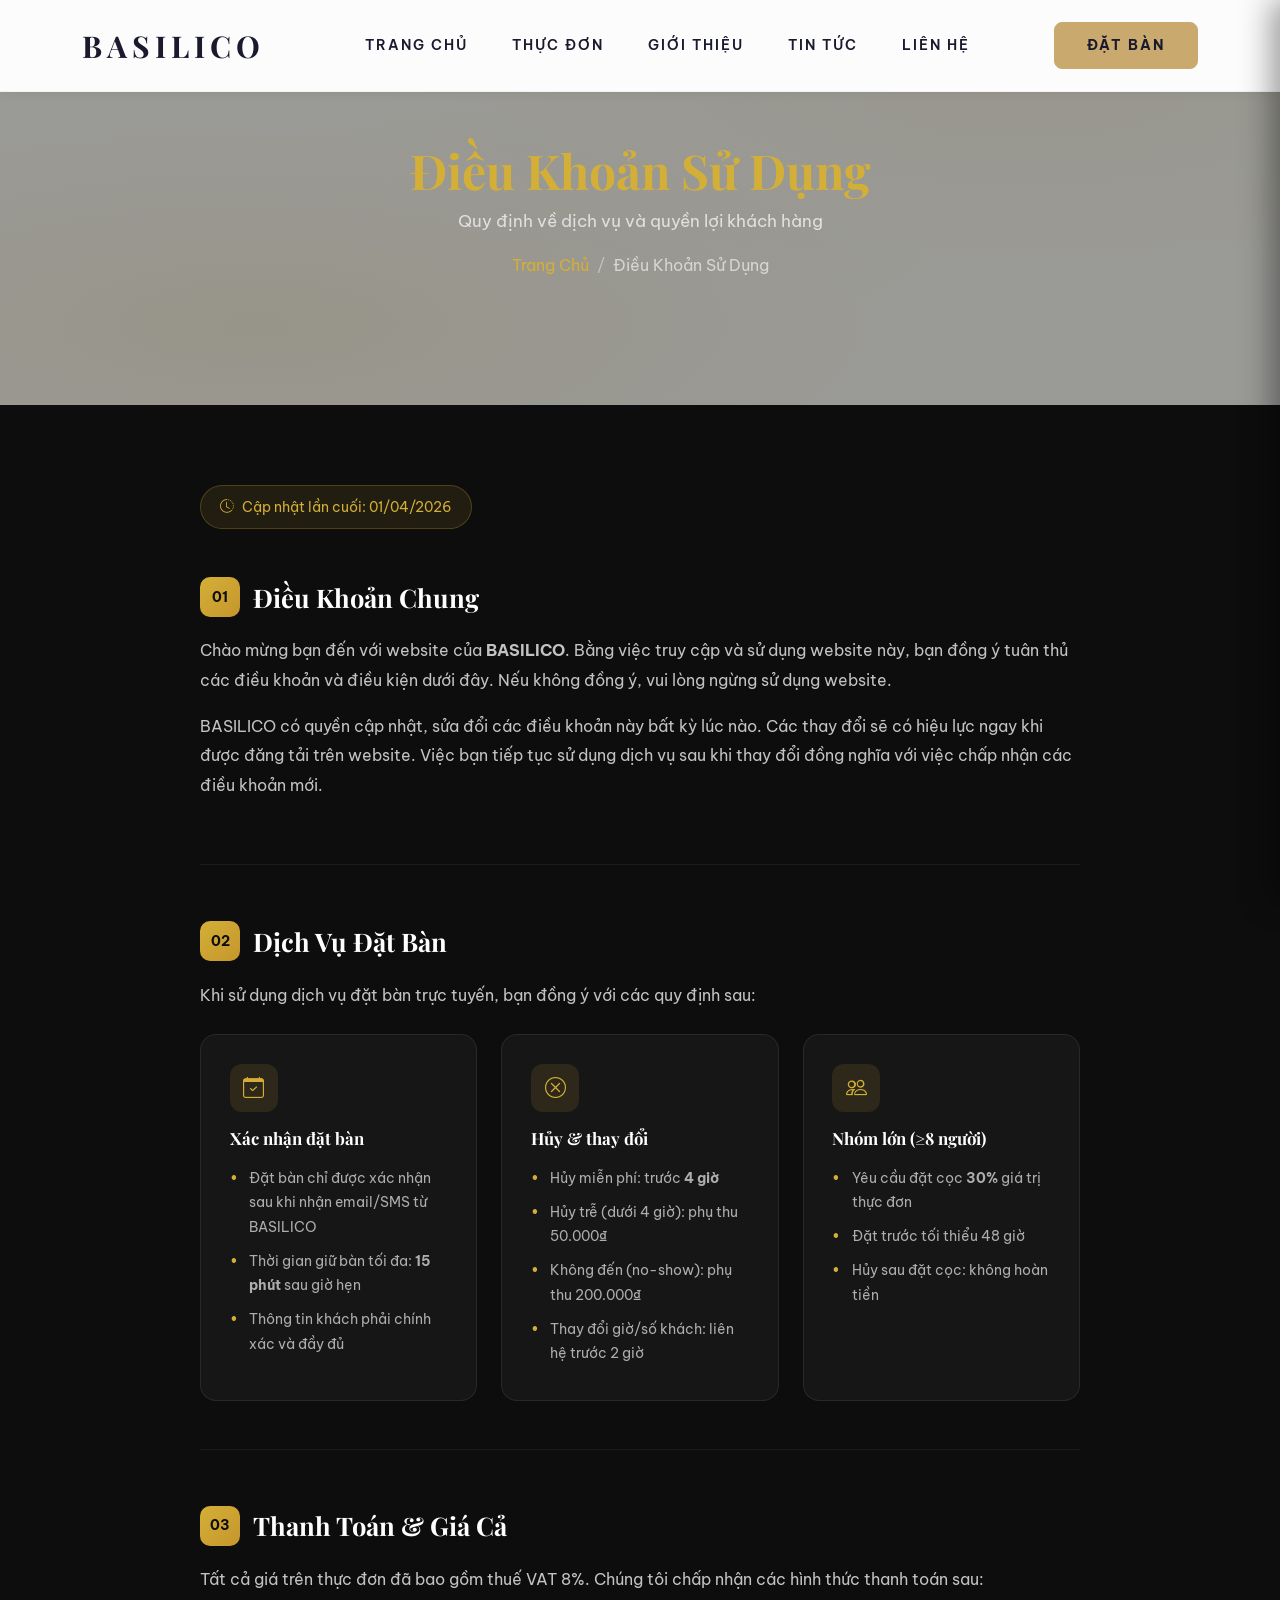
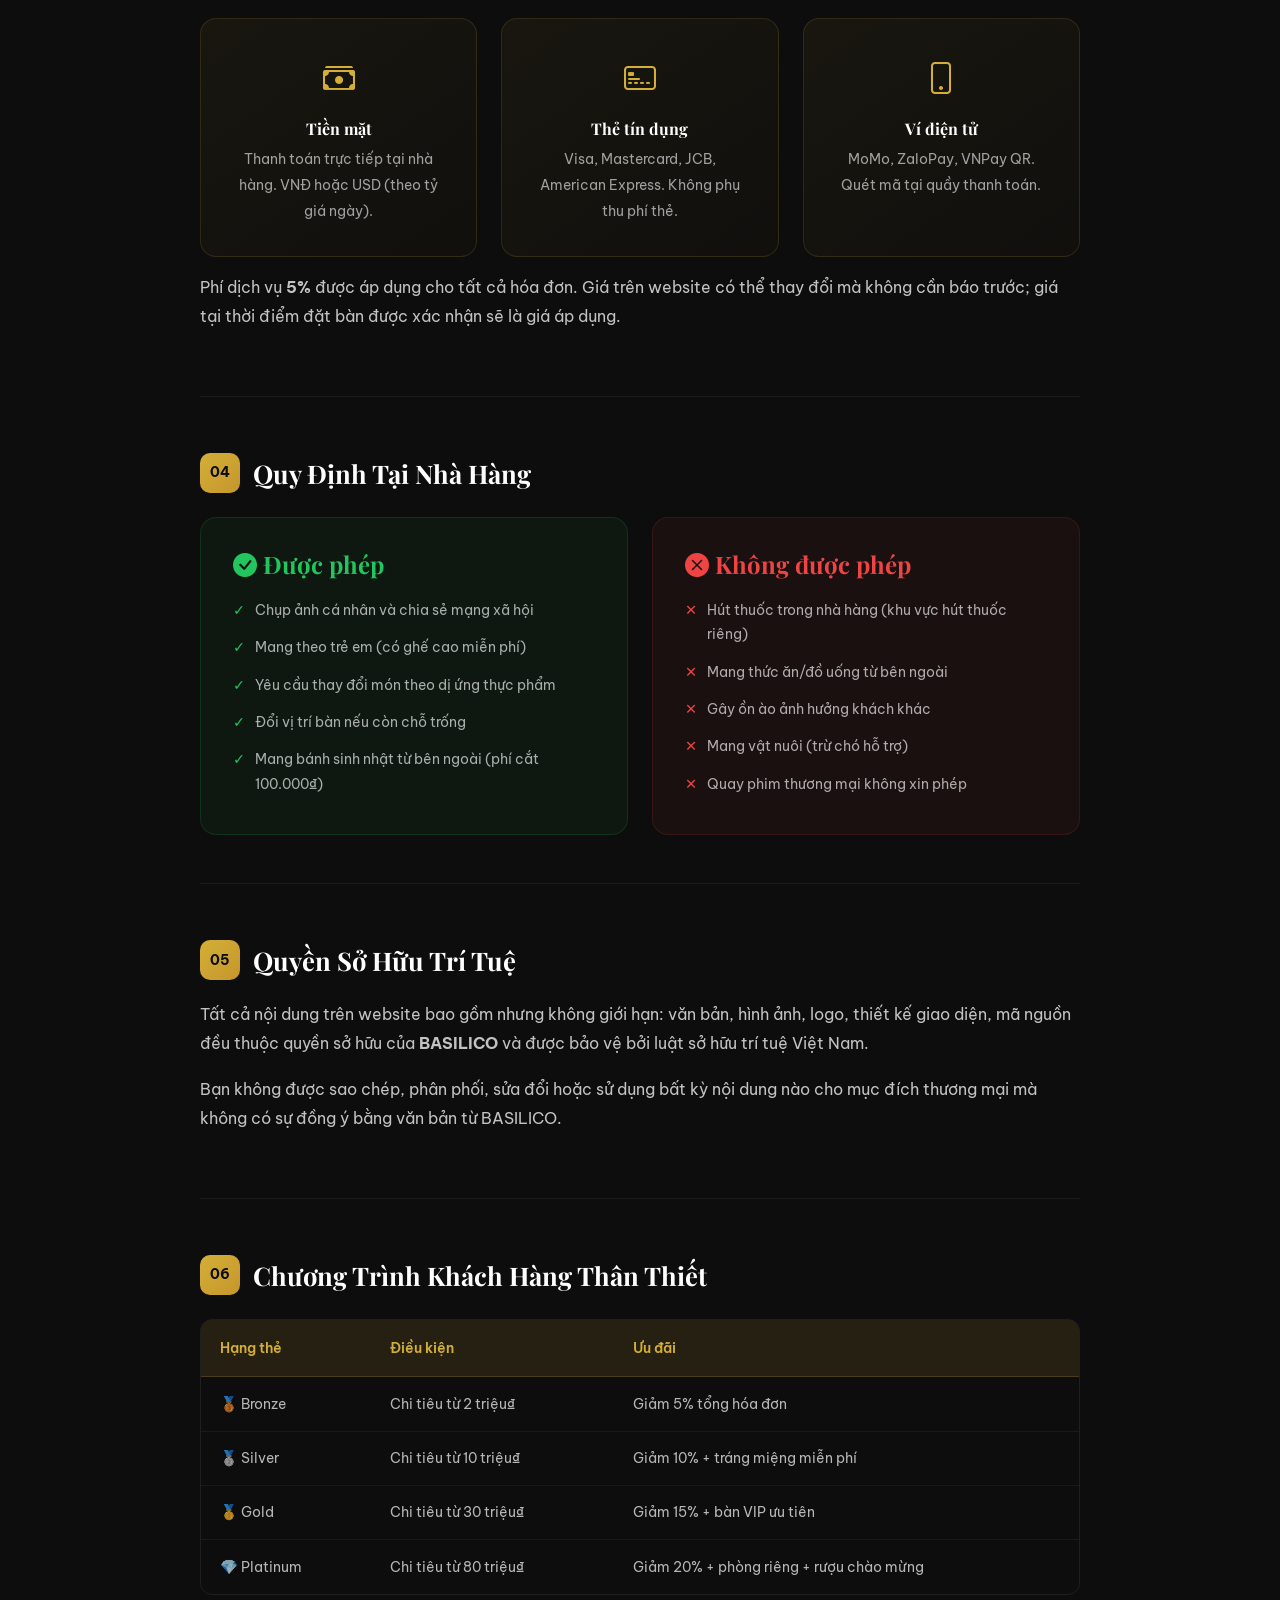
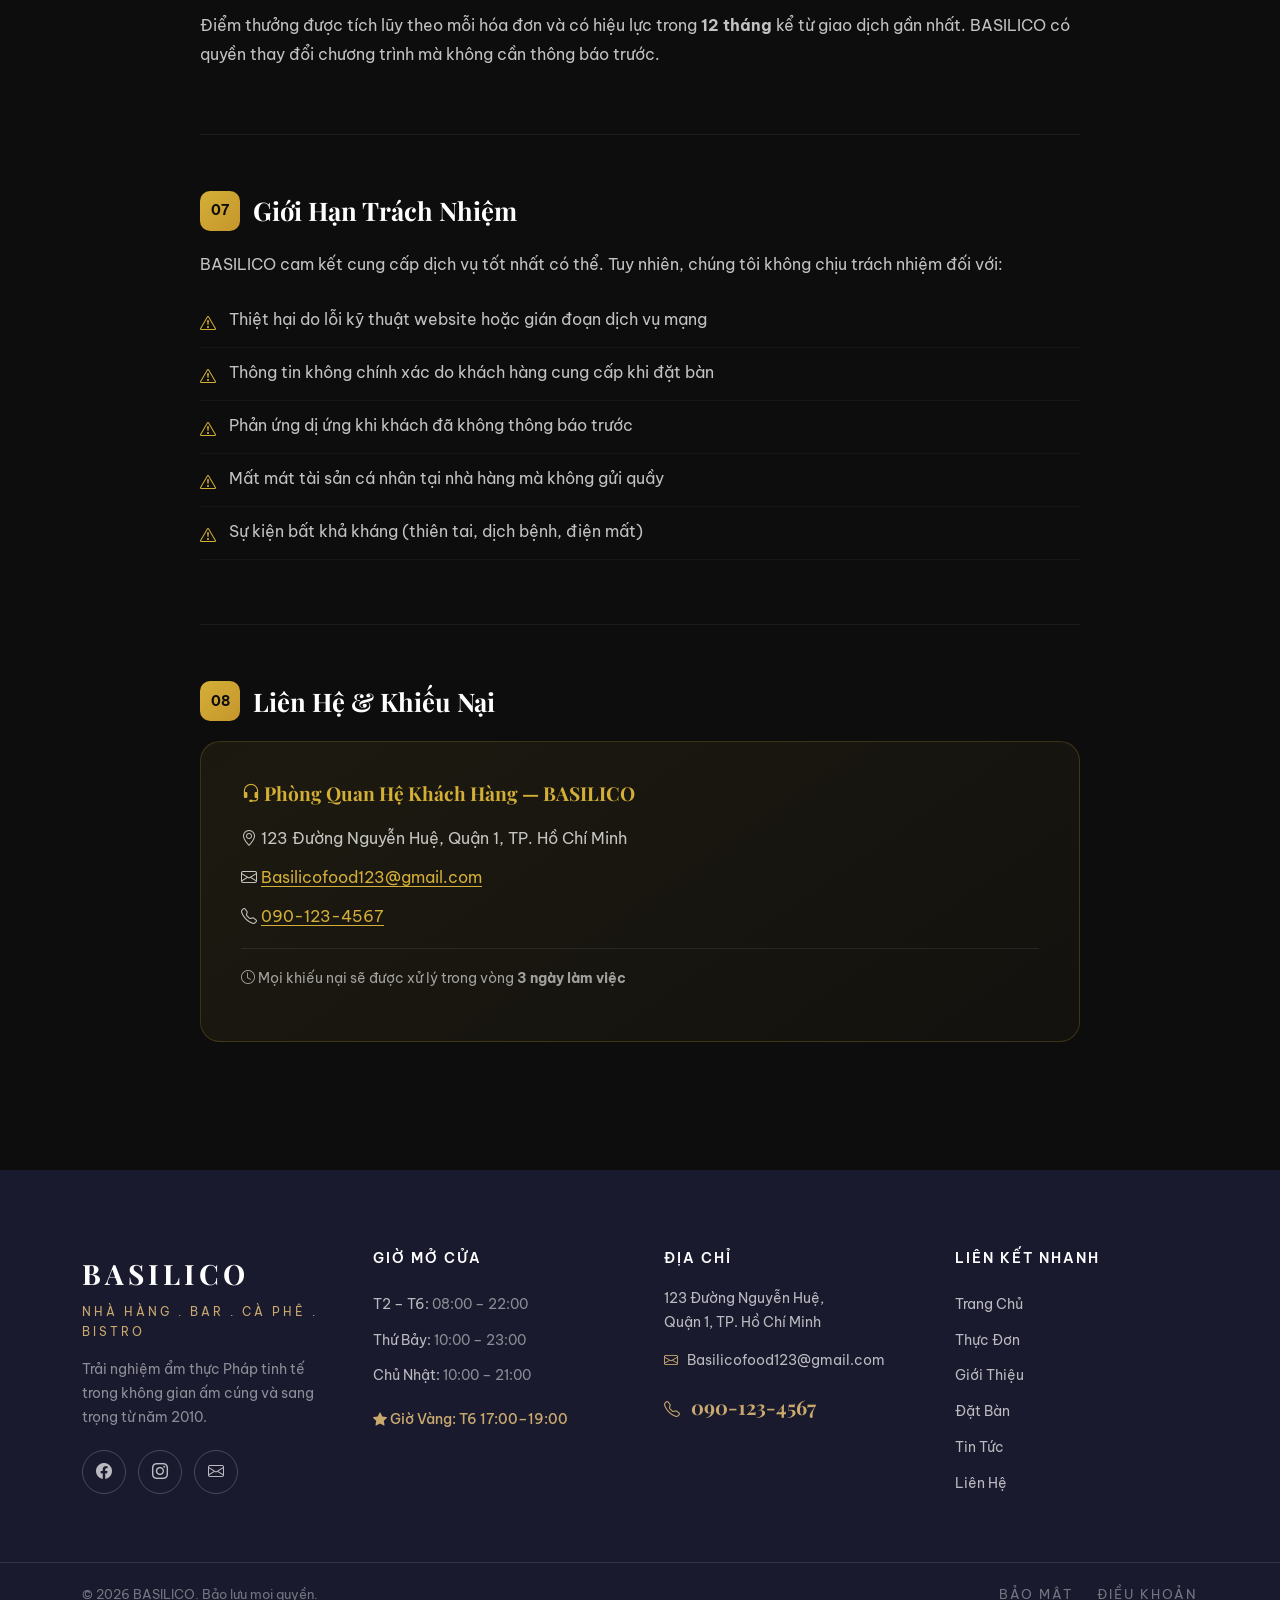
<file: Front-end/DieuKhoan/index.html>
<!DOCTYPE html>
<html lang="vi">
<head>
  <meta charset="UTF-8">
  <meta name="viewport" content="width=device-width, initial-scale=1.0">
  <meta name="description" content="Điều khoản sử dụng dịch vụ nhà hàng BASILICO – Quy định về đặt bàn, thanh toán, hủy bàn và quyền lợi khách hàng.">
  <title>Điều Khoản Sử Dụng | BASILICO Nhà Hàng</title>
  <link rel="preconnect" href="https://fonts.googleapis.com">
  <link rel="preconnect" href="https://fonts.gstatic.com" crossorigin>
  <link href="https://fonts.googleapis.com/css2?family=Playfair+Display:ital,wght@0,400;0,600;0,700;1,400&family=Be+Vietnam+Pro:wght@300;400;500;600;700&display=swap" rel="stylesheet">
  <link href="https://cdn.jsdelivr.net/npm/bootstrap@5.3.3/dist/css/bootstrap.min.css" rel="stylesheet">
  <link href="https://cdn.jsdelivr.net/npm/bootstrap-icons@1.11.3/font/bootstrap-icons.min.css" rel="stylesheet">
  <link rel="stylesheet" href="../../global.css">
  <link rel="stylesheet" href="css/style.css">
</head>
<body>

  <!-- PRELOADER -->
  <div class="preloader" id="preloader" aria-hidden="true">
    <div class="preloader-inner"><span class="preloader-logo">BASILICO</span>
      <div class="preloader-progress"><div class="preloader-progress-bar" id="preloaderBar"></div></div>
    </div>
  </div>

  <!-- HEADER -->
  <header class="site-header">
    <nav class="navbar navbar-expand-lg" aria-label="Điều hướng chính">
      <div class="container">
        <a class="navbar-brand" href="../TrangChu/index.html"><span class="logo-text">BASILICO</span></a>
        <div class="collapse navbar-collapse justify-content-center">
          <ul class="navbar-nav">
            <li class="nav-item"><a class="nav-link" href="../TrangChu/index.html">TRANG CHỦ</a></li>
            <li class="nav-item"><a class="nav-link" href="../ThucDon/index.html">THỰC ĐƠN</a></li>
            <li class="nav-item"><a class="nav-link" href="../GioiThieu/index.html">GIỚI THIỆU</a></li>
            <li class="nav-item"><a class="nav-link" href="../Blog/index.html">TIN TỨC</a></li>
            <li class="nav-item"><a class="nav-link" href="../LienHe/index.html">LIÊN HỆ</a></li>
          </ul>
        </div>
        <div class="header-actions">
          <a href="../DatBan/index.html" class="btn btn-book-table">ĐẶT BÀN</a>
          <button class="hamburger-btn d-lg-none" id="hd-10" type="button" aria-label="Mở menu" aria-expanded="false"><i class="bi bi-list"></i></button>
        </div>
      </div>
    </nav>
  </header>

  <!-- SIDEBAR -->
  <div class="sidebar-overlay" id="sidebarOverlay"></div>
  <aside class="mobile-sidebar" id="mobileSidebar" aria-label="Menu di động">
    <button class="sidebar-close" id="sidebarClose" aria-label="Đóng menu"><i class="bi bi-x-lg"></i></button>
    <nav><ul class="sidebar-nav">
      <li><a href="../TrangChu/index.html">TRANG CHỦ</a></li>
      <li><a href="../ThucDon/index.html">THỰC ĐƠN</a></li>
      <li><a href="../GioiThieu/index.html">GIỚI THIỆU</a></li>
      <li><a href="../Blog/index.html">TIN TỨC</a></li>
      <li><a href="../LienHe/index.html">LIÊN HỆ</a></li>
    </ul></nav>
    <div class="sidebar-cta"><a href="../DatBan/index.html" class="btn btn-book-table w-100">ĐẶT BÀN NGAY</a></div>
    <div class="sidebar-social">
      <a href="https://facebook.com/basilico" target="_blank" rel="noopener" aria-label="Facebook"><i class="bi bi-facebook"></i></a>
      <a href="https://instagram.com/basilico" target="_blank" rel="noopener" aria-label="Instagram"><i class="bi bi-instagram"></i></a>
      <a href="mailto:Basilicofood123@gmail.com" aria-label="Email"><i class="bi bi-envelope"></i></a>
    </div>
  </aside>

  <main id="main-content">

    <!-- HERO -->
    <section class="page-hero page-hero--compact">
      <div class="page-hero-overlay"></div>
      <div class="page-hero-content container">
        <h1 class="animate-entry">Điều Khoản Sử Dụng</h1>
        <p class="hero-subtitle animate-entry delay-1">Quy định về dịch vụ và quyền lợi khách hàng</p>
        <nav aria-label="Breadcrumb" class="animate-entry delay-2">
          <ol class="breadcrumb justify-content-center">
            <li class="breadcrumb-item"><a href="../TrangChu/index.html">Trang Chủ</a></li>
            <li class="breadcrumb-item active" aria-current="page">Điều Khoản Sử Dụng</li>
          </ol>
        </nav>
      </div>
    </section>

    <!-- NỘI DUNG CHÍNH -->
    <section class="section-legal-content">
      <div class="container">
        <div class="legal-wrapper reveal-up">

          <div class="legal-updated">
            <i class="bi bi-clock-history"></i> Cập nhật lần cuối: 01/04/2026
          </div>

          <!-- 1 -->
          <article class="legal-section">
            <h2><span class="legal-number">01</span>Điều Khoản Chung</h2>
            <p>Chào mừng bạn đến với website của <strong>BASILICO</strong>. Bằng việc truy cập và sử dụng website này, bạn đồng ý tuân thủ các điều khoản và điều kiện dưới đây. Nếu không đồng ý, vui lòng ngừng sử dụng website.</p>
            <p>BASILICO có quyền cập nhật, sửa đổi các điều khoản này bất kỳ lúc nào. Các thay đổi sẽ có hiệu lực ngay khi được đăng tải trên website. Việc bạn tiếp tục sử dụng dịch vụ sau khi thay đổi đồng nghĩa với việc chấp nhận các điều khoản mới.</p>
          </article>

          <!-- 2 -->
          <article class="legal-section">
            <h2><span class="legal-number">02</span>Dịch Vụ Đặt Bàn</h2>
            <p>Khi sử dụng dịch vụ đặt bàn trực tuyến, bạn đồng ý với các quy định sau:</p>
            <div class="legal-card-grid">
              <div class="legal-card">
                <div class="legal-card-icon"><i class="bi bi-calendar-check"></i></div>
                <h4>Xác nhận đặt bàn</h4>
                <ul>
                  <li>Đặt bàn chỉ được xác nhận sau khi nhận email/SMS từ BASILICO</li>
                  <li>Thời gian giữ bàn tối đa: <strong>15 phút</strong> sau giờ hẹn</li>
                  <li>Thông tin khách phải chính xác và đầy đủ</li>
                </ul>
              </div>
              <div class="legal-card">
                <div class="legal-card-icon"><i class="bi bi-x-circle"></i></div>
                <h4>Hủy & thay đổi</h4>
                <ul>
                  <li>Hủy miễn phí: trước <strong>4 giờ</strong></li>
                  <li>Hủy trễ (dưới 4 giờ): phụ thu 50.000₫</li>
                  <li>Không đến (no-show): phụ thu 200.000₫</li>
                  <li>Thay đổi giờ/số khách: liên hệ trước 2 giờ</li>
                </ul>
              </div>
              <div class="legal-card">
                <div class="legal-card-icon"><i class="bi bi-people"></i></div>
                <h4>Nhóm lớn (≥8 người)</h4>
                <ul>
                  <li>Yêu cầu đặt cọc <strong>30%</strong> giá trị thực đơn</li>
                  <li>Đặt trước tối thiểu 48 giờ</li>
                  <li>Hủy sau đặt cọc: không hoàn tiền</li>
                </ul>
              </div>
            </div>
          </article>

          <!-- 3 -->
          <article class="legal-section">
            <h2><span class="legal-number">03</span>Thanh Toán & Giá Cả</h2>
            <p>Tất cả giá trên thực đơn đã bao gồm thuế VAT 8%. Chúng tôi chấp nhận các hình thức thanh toán sau:</p>
            <div class="legal-highlight-grid">
              <div class="legal-highlight">
                <i class="bi bi-cash-stack"></i>
                <h4>Tiền mặt</h4>
                <p>Thanh toán trực tiếp tại nhà hàng. VNĐ hoặc USD (theo tỷ giá ngày).</p>
              </div>
              <div class="legal-highlight">
                <i class="bi bi-credit-card-2-front"></i>
                <h4>Thẻ tín dụng</h4>
                <p>Visa, Mastercard, JCB, American Express. Không phụ thu phí thẻ.</p>
              </div>
              <div class="legal-highlight">
                <i class="bi bi-phone"></i>
                <h4>Ví điện tử</h4>
                <p>MoMo, ZaloPay, VNPay QR. Quét mã tại quầy thanh toán.</p>
              </div>
            </div>
            <p class="mt-3">Phí dịch vụ <strong>5%</strong> được áp dụng cho tất cả hóa đơn. Giá trên website có thể thay đổi mà không cần báo trước; giá tại thời điểm đặt bàn được xác nhận sẽ là giá áp dụng.</p>
          </article>

          <!-- 4 -->
          <article class="legal-section">
            <h2><span class="legal-number">04</span>Quy Định Tại Nhà Hàng</h2>
            <div class="legal-dos-donts">
              <div class="legal-dos">
                <h4><i class="bi bi-check-circle-fill"></i> Được phép</h4>
                <ul>
                  <li>Chụp ảnh cá nhân và chia sẻ mạng xã hội</li>
                  <li>Mang theo trẻ em (có ghế cao miễn phí)</li>
                  <li>Yêu cầu thay đổi món theo dị ứng thực phẩm</li>
                  <li>Đổi vị trí bàn nếu còn chỗ trống</li>
                  <li>Mang bánh sinh nhật từ bên ngoài (phí cắt 100.000₫)</li>
                </ul>
              </div>
              <div class="legal-donts">
                <h4><i class="bi bi-x-circle-fill"></i> Không được phép</h4>
                <ul>
                  <li>Hút thuốc trong nhà hàng (khu vực hút thuốc riêng)</li>
                  <li>Mang thức ăn/đồ uống từ bên ngoài</li>
                  <li>Gây ồn ào ảnh hưởng khách khác</li>
                  <li>Mang vật nuôi (trừ chó hỗ trợ)</li>
                  <li>Quay phim thương mại không xin phép</li>
                </ul>
              </div>
            </div>
          </article>

          <!-- 5 -->
          <article class="legal-section">
            <h2><span class="legal-number">05</span>Quyền Sở Hữu Trí Tuệ</h2>
            <p>Tất cả nội dung trên website bao gồm nhưng không giới hạn: văn bản, hình ảnh, logo, thiết kế giao diện, mã nguồn đều thuộc quyền sở hữu của <strong>BASILICO</strong> và được bảo vệ bởi luật sở hữu trí tuệ Việt Nam.</p>
            <p>Bạn không được sao chép, phân phối, sửa đổi hoặc sử dụng bất kỳ nội dung nào cho mục đích thương mại mà không có sự đồng ý bằng văn bản từ BASILICO.</p>
          </article>

          <!-- 6 -->
          <article class="legal-section">
            <h2><span class="legal-number">06</span>Chương Trình Khách Hàng Thân Thiết</h2>
            <table class="legal-table">
              <thead>
                <tr><th>Hạng thẻ</th><th>Điều kiện</th><th>Ưu đãi</th></tr>
              </thead>
              <tbody>
                <tr><td>🥉 Bronze</td><td>Chi tiêu từ 2 triệu₫</td><td>Giảm 5% tổng hóa đơn</td></tr>
                <tr><td>🥈 Silver</td><td>Chi tiêu từ 10 triệu₫</td><td>Giảm 10% + tráng miệng miễn phí</td></tr>
                <tr><td>🥇 Gold</td><td>Chi tiêu từ 30 triệu₫</td><td>Giảm 15% + bàn VIP ưu tiên</td></tr>
                <tr><td>💎 Platinum</td><td>Chi tiêu từ 80 triệu₫</td><td>Giảm 20% + phòng riêng + rượu chào mừng</td></tr>
              </tbody>
            </table>
            <p class="mt-3">Điểm thưởng được tích lũy theo mỗi hóa đơn và có hiệu lực trong <strong>12 tháng</strong> kể từ giao dịch gần nhất. BASILICO có quyền thay đổi chương trình mà không cần thông báo trước.</p>
          </article>

          <!-- 7 -->
          <article class="legal-section">
            <h2><span class="legal-number">07</span>Giới Hạn Trách Nhiệm</h2>
            <p>BASILICO cam kết cung cấp dịch vụ tốt nhất có thể. Tuy nhiên, chúng tôi không chịu trách nhiệm đối với:</p>
            <ul class="legal-list">
              <li><i class="bi bi-exclamation-triangle"></i> Thiệt hại do lỗi kỹ thuật website hoặc gián đoạn dịch vụ mạng</li>
              <li><i class="bi bi-exclamation-triangle"></i> Thông tin không chính xác do khách hàng cung cấp khi đặt bàn</li>
              <li><i class="bi bi-exclamation-triangle"></i> Phản ứng dị ứng khi khách đã không thông báo trước</li>
              <li><i class="bi bi-exclamation-triangle"></i> Mất mát tài sản cá nhân tại nhà hàng mà không gửi quầy</li>
              <li><i class="bi bi-exclamation-triangle"></i> Sự kiện bất khả kháng (thiên tai, dịch bệnh, điện mất)</li>
            </ul>
          </article>

          <!-- 8 -->
          <article class="legal-section">
            <h2><span class="legal-number">08</span>Liên Hệ & Khiếu Nại</h2>
            <div class="legal-contact-card">
              <h4><i class="bi bi-headset"></i> Phòng Quan Hệ Khách Hàng — BASILICO</h4>
              <p><i class="bi bi-geo-alt"></i> 123 Đường Nguyễn Huệ, Quận 1, TP. Hồ Chí Minh</p>
              <p><i class="bi bi-envelope"></i> <a href="mailto:Basilicofood123@gmail.com">Basilicofood123@gmail.com</a></p>
              <p><i class="bi bi-telephone"></i> <a href="tel:0901234567">090-123-4567</a></p>
              <p class="legal-response-time"><i class="bi bi-clock"></i> Mọi khiếu nại sẽ được xử lý trong vòng <strong>3 ngày làm việc</strong></p>
            </div>
          </article>

        </div>
      </div>
    </section>

  </main>

  <!-- FOOTER -->
  <footer class="site-footer">
    <div class="container">
      <div class="row g-5">
        <div class="col-lg-3 col-md-6">
          <a href="../TrangChu/index.html" class="footer-logo">BASILICO</a>
          <p class="footer-tagline">Nhà Hàng . Bar . Cà Phê . Bistro</p>
          <p class="footer-desc">Trải nghiệm ẩm thực Pháp tinh tế trong không gian ấm cúng và sang trọng từ năm 2010.</p>
          <div class="footer-social">
            <a href="https://facebook.com/basilico" target="_blank" rel="noopener" class="social-icon" aria-label="Facebook"><i class="bi bi-facebook"></i></a>
            <a href="https://instagram.com/basilico" target="_blank" rel="noopener" class="social-icon" aria-label="Instagram"><i class="bi bi-instagram"></i></a>
            <a href="mailto:Basilicofood123@gmail.com" class="social-icon" aria-label="Email"><i class="bi bi-envelope"></i></a>
          </div>
        </div>
        <div class="col-lg-3 col-md-6">
          <h5 class="footer-heading">GIỜ MỞ CỬA</h5>
          <ul class="footer-list">
            <li>T2 – T6: <span>08:00 – 22:00</span></li>
            <li>Thứ Bảy: <span>10:00 – 23:00</span></li>
            <li>Chủ Nhật: <span>10:00 – 21:00</span></li>
            <li class="footer-happy-hour"><i class="bi bi-star-fill"></i> Giờ Vàng: T6 17:00–19:00</li>
          </ul>
        </div>
        <div class="col-lg-3 col-md-6">
          <h5 class="footer-heading">ĐỊA CHỈ</h5>
          <p class="footer-address">123 Đường Nguyễn Huệ,<br>Quận 1, TP. Hồ Chí Minh</p>
          <p><a href="mailto:Basilicofood123@gmail.com" class="footer-link"><i class="bi bi-envelope"></i> Basilicofood123@gmail.com</a></p>
          <p><a href="tel:0901234567" class="footer-phone"><i class="bi bi-telephone"></i> 090-123-4567</a></p>
        </div>
        <div class="col-lg-3 col-md-6">
          <h5 class="footer-heading">LIÊN KẾT NHANH</h5>
          <ul class="footer-list">
            <li><a href="../TrangChu/index.html" class="footer-link">Trang Chủ</a></li>
            <li><a href="../ThucDon/index.html" class="footer-link">Thực Đơn</a></li>
            <li><a href="../GioiThieu/index.html" class="footer-link">Giới Thiệu</a></li>
            <li><a href="../DatBan/index.html" class="footer-link">Đặt Bàn</a></li>
            <li><a href="../Blog/index.html" class="footer-link">Tin Tức</a></li>
            <li><a href="../LienHe/index.html" class="footer-link">Liên Hệ</a></li>
          </ul>
        </div>
      </div>
    </div>
    <div class="footer-bottom">
      <div class="container d-flex flex-wrap justify-content-between align-items-center">
        <p>&copy; 2026 BASILICO. Bảo lưu mọi quyền.</p>
        <div class="footer-legal"><a href="../BaoMat/index.html">BẢO MẬT</a><a href="../DieuKhoan/index.html">ĐIỀU KHOẢN</a></div>
      </div>
    </div>
  </footer>

  <button class="fab-scroll-top" id="fab-scroll-top" aria-label="Cuộn lên"><i class="bi bi-arrow-up"></i></button>
  <div class="toast-container" id="toastContainer" aria-live="polite"></div>
  <script src="https://cdn.jsdelivr.net/npm/bootstrap@5.3.3/dist/js/bootstrap.bundle.min.js"></script>
  <script src="js/main.js"></script>
</body>
</html>
</file>
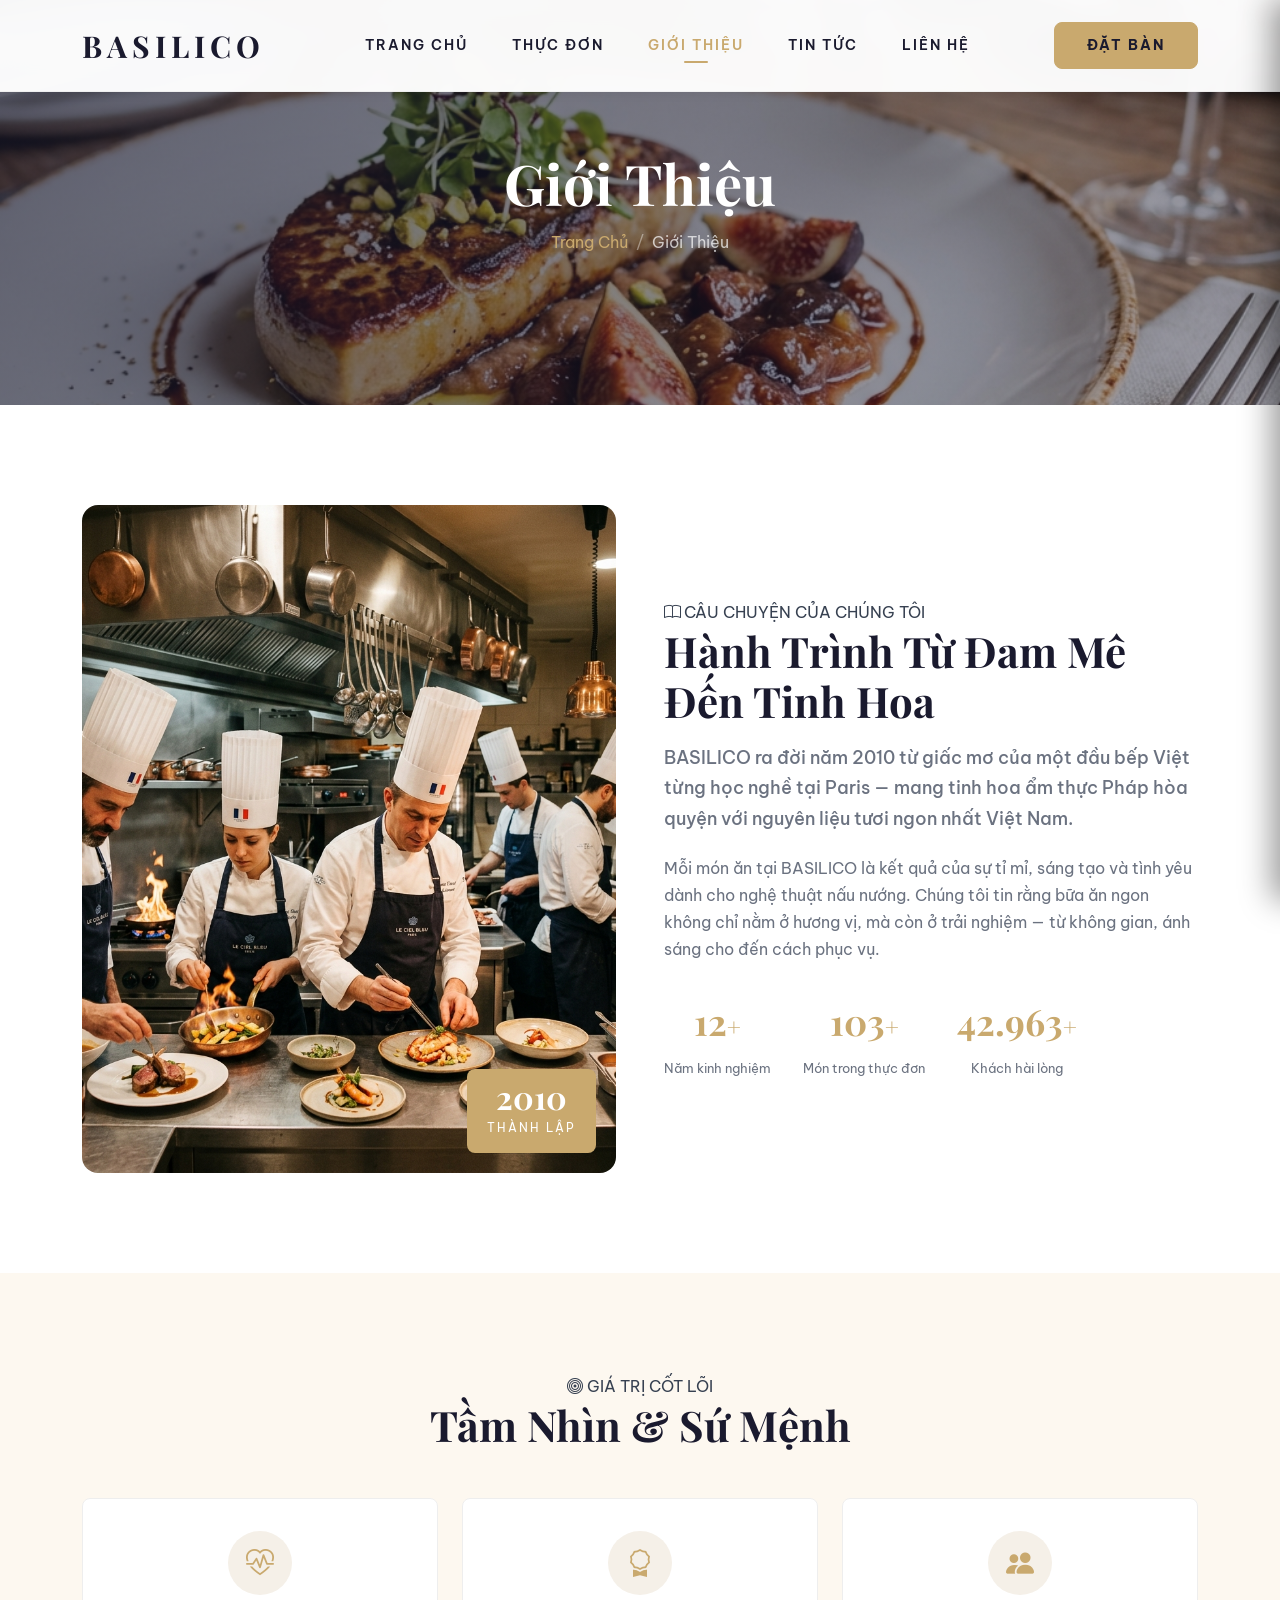
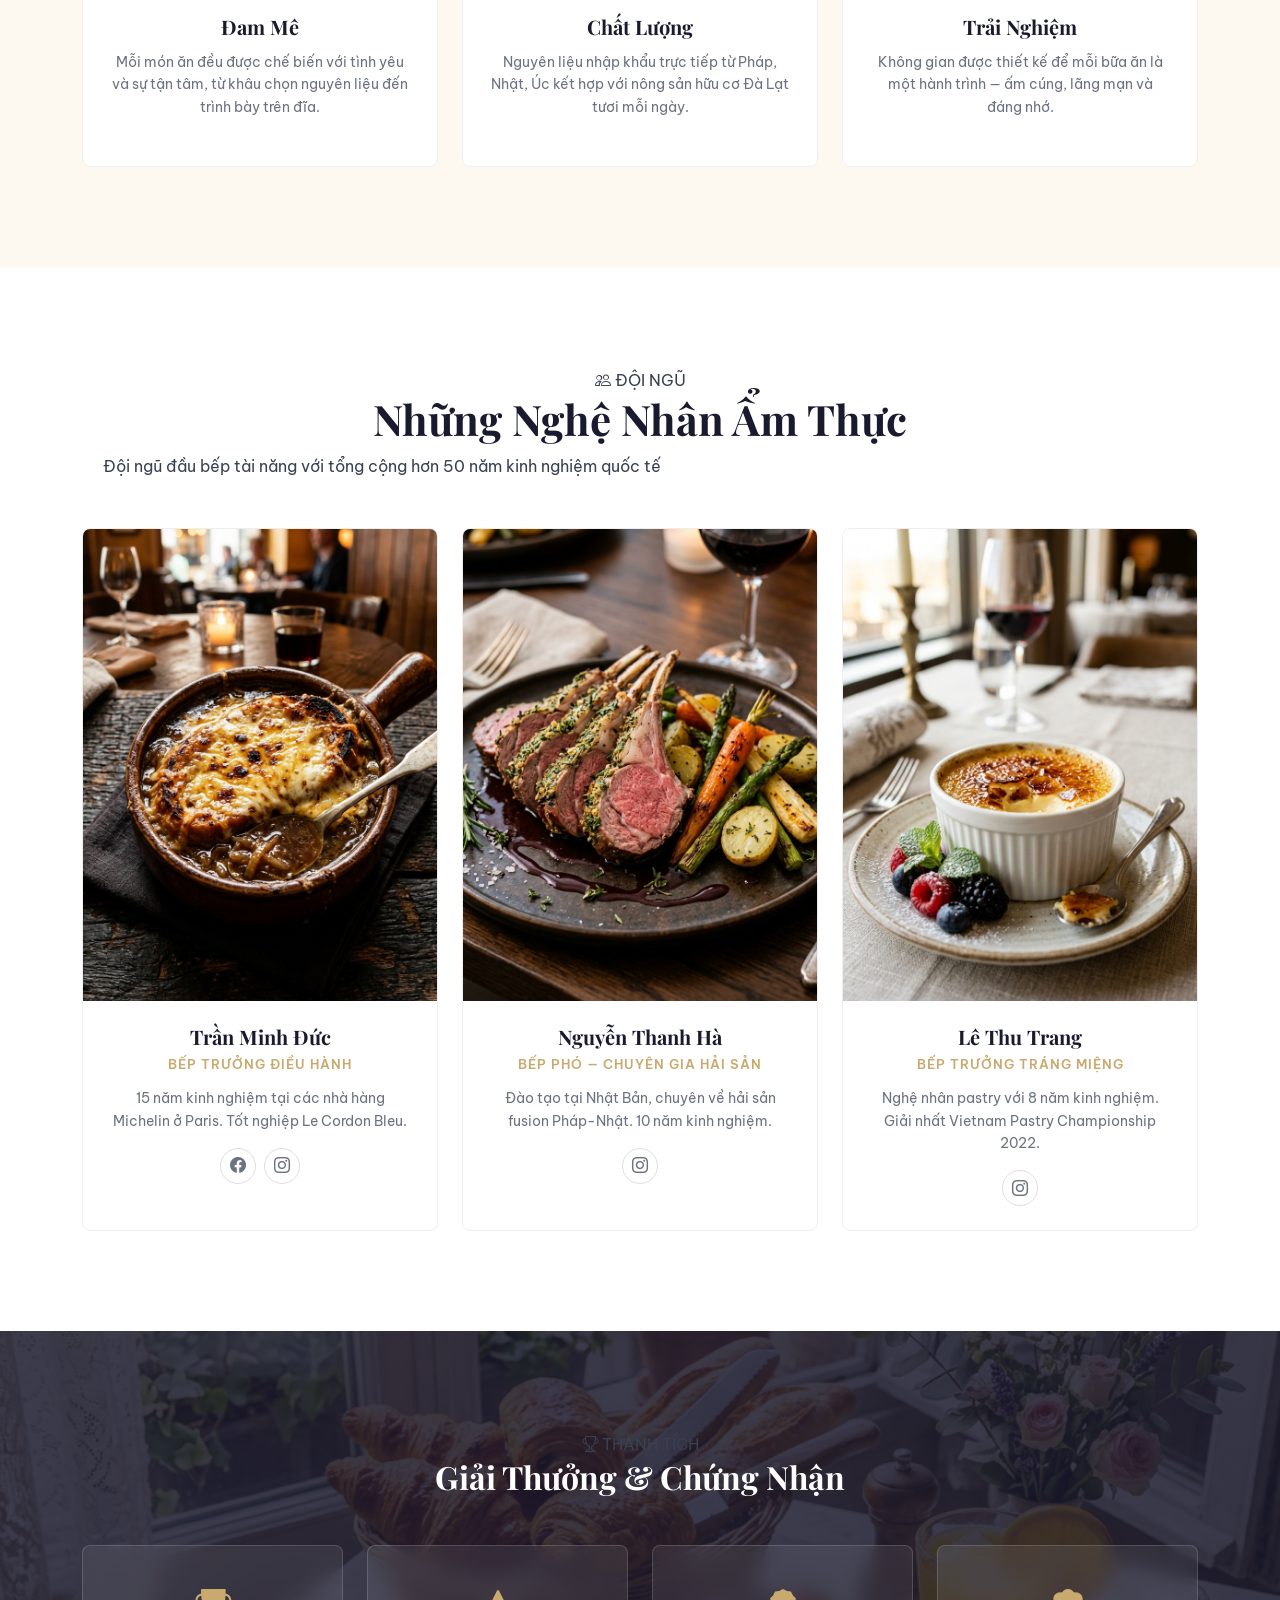
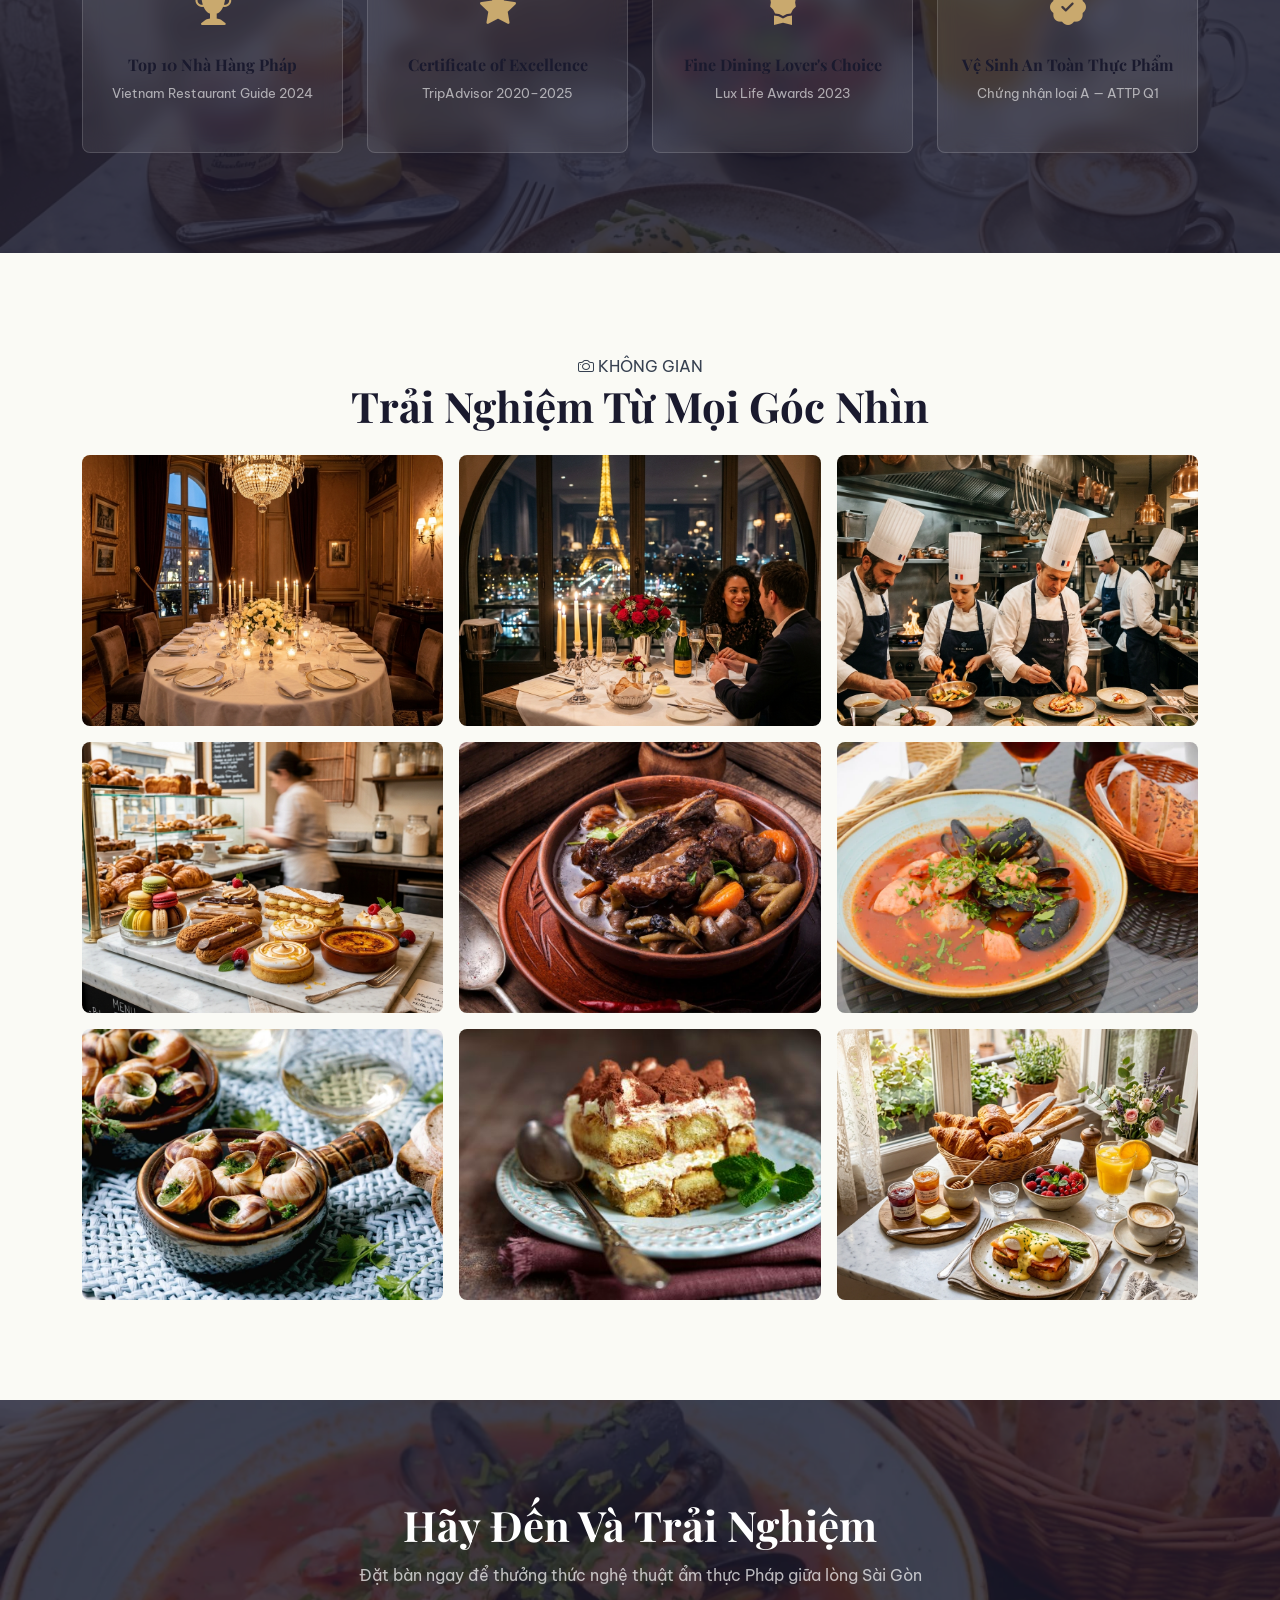
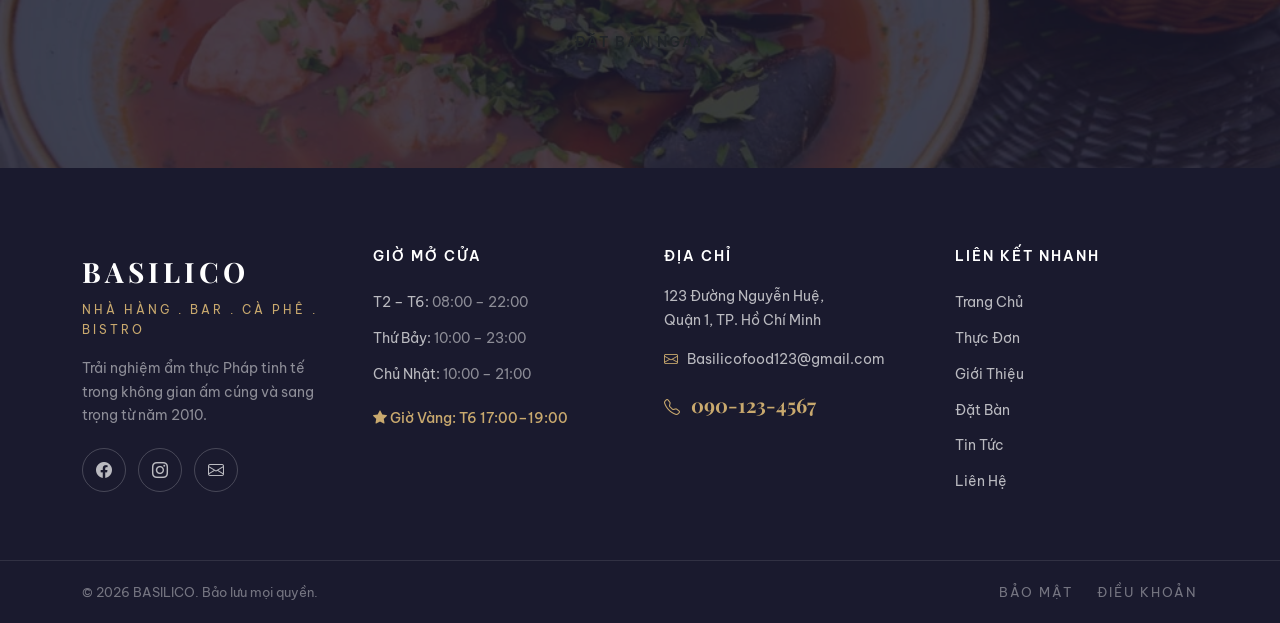
<file: Front-end/GioiThieu/index.html>
﻿<!DOCTYPE html>
<html lang="vi">
<head>
  <meta charset="UTF-8">
  <meta name="viewport" content="width=device-width, initial-scale=1.0">
  <meta name="description" content="Giới thiệu nhà hàng BASILICO – Câu chuyện thương hiệu, đội ngũ đầu bếp và không gian nhà hàng cao cấp.">
  <title>Giới Thiệu | BASILICO Nhà Hàng</title>
  <link rel="preconnect" href="https://fonts.googleapis.com">
  <link rel="preconnect" href="https://fonts.gstatic.com" crossorigin>
  <link href="https://fonts.googleapis.com/css2?family=Playfair+Display:ital,wght@0,400;0,600;0,700;1,400&family=Be+Vietnam+Pro:wght@300;400;500;600;700&display=swap" rel="stylesheet">
  <link href="https://cdn.jsdelivr.net/npm/bootstrap@5.3.3/dist/css/bootstrap.min.css" rel="stylesheet">
  <link href="https://cdn.jsdelivr.net/npm/bootstrap-icons@1.11.3/font/bootstrap-icons.min.css" rel="stylesheet">
  <link rel="stylesheet" href="../../global.css">
  <link rel="stylesheet" href="css/style.css">
</head>
<body>

  <!-- PRELOADER -->
  <div class="preloader" id="preloader" aria-hidden="true">
    <div class="preloader-inner"><span class="preloader-logo">BASILICO</span>
      <div class="preloader-progress"><div class="preloader-progress-bar" id="preloaderBar"></div></div>
    </div>
  </div>

  <!-- HEADER -->
  <header class="site-header">
    <nav class="navbar navbar-expand-lg" aria-label="Điều hướng chính">
      <div class="container">
        <a class="navbar-brand" href="../TrangChu/index.html">
          <span class="logo-text">BASILICO</span>
        </a>
        <div class="collapse navbar-collapse justify-content-center">
          <ul class="navbar-nav">
            <li class="nav-item"><a class="nav-link" href="../TrangChu/index.html">TRANG CHỦ</a></li>
            <li class="nav-item"><a class="nav-link" href="../ThucDon/index.html">THỰC ĐƠN</a></li>
            <li class="nav-item"><a class="nav-link active" href="../GioiThieu/index.html" aria-current="page">GIỚI THIỆU</a></li>
            <li class="nav-item"><a class="nav-link" href="../Blog/index.html">TIN TỨC</a></li>
            <li class="nav-item"><a class="nav-link" href="../LienHe/index.html">LIÊN HỆ</a></li>
          </ul>
        </div>
        <div class="header-actions">
          <a href="../DatBan/index.html" class="btn btn-book-table">ĐẶT BÀN</a>
          <button class="hamburger-btn d-lg-none" id="hd-10" type="button" aria-label="Mở menu" aria-expanded="false"><i class="bi bi-list"></i></button>
        </div>
      </div>
    </nav>
  </header>

  <!-- SIDEBAR -->
  <div class="sidebar-overlay" id="sidebarOverlay"></div>
  <aside class="mobile-sidebar" id="mobileSidebar" aria-label="Menu di động">
    <button class="sidebar-close" id="sidebarClose" aria-label="Đóng menu"><i class="bi bi-x-lg"></i></button>
    <nav><ul class="sidebar-nav">
      <li><a href="../TrangChu/index.html">TRANG CHỦ</a></li>
      <li><a href="../ThucDon/index.html">THỰC ĐƠN</a></li>
      <li><a href="../GioiThieu/index.html" class="active">GIỚI THIỆU</a></li>
      <li><a href="../Blog/index.html">TIN TỨC</a></li>
      <li><a href="../LienHe/index.html">LIÊN HỆ</a></li>
    </ul></nav>
    <div class="sidebar-cta"><a href="../DatBan/index.html" class="btn btn-book-table w-100">ĐẶT BÀN NGAY</a></div>
    <div class="sidebar-social">
      <a href="https://facebook.com/basilico" target="_blank" rel="noopener" aria-label="Facebook"><i class="bi bi-facebook"></i></a>
      <a href="https://instagram.com/basilico" target="_blank" rel="noopener" aria-label="Instagram"><i class="bi bi-instagram"></i></a>
      <a href="mailto:Basilicofood123@gmail.com" aria-label="Email"><i class="bi bi-envelope"></i></a>
    </div>
  </aside>

  <main id="main-content">

    <!-- HERO -->
    <section class="page-hero">
      <div class="page-hero-bg"><img src="../../assets/french_foie_gras.png" alt="Ẩm thực BASILICO" loading="eager"></div>
      <div class="page-hero-overlay"></div>
      <div class="page-hero-content container">
        <h1 class="animate-entry">Giới Thiệu</h1>
        <nav aria-label="Breadcrumb" class="animate-entry">
          <ol class="breadcrumb">
            <li class="breadcrumb-item"><a href="../TrangChu/index.html">Trang Chủ</a></li>
            <li class="breadcrumb-item active" aria-current="page">Giới Thiệu</li>
          </ol>
        </nav>
      </div>
    </section>


    <!-- CÂU CHUYỆN THƯƠNG HIỆU -->
    <section class="section-story">
      <div class="container">
        <div class="row align-items-center g-5">
          <div class="col-lg-6 reveal-left">
            <div class="story-img-wrapper">
              <img src="../../assets/french_chef_team.png" alt="Đội ngũ đầu bếp BASILICO" loading="lazy">
              <div class="story-badge">
                <span class="story-badge-year">2010</span>
                <span class="story-badge-text">Thành lập</span>
              </div>
            </div>
          </div>
          <div class="col-lg-6 reveal-right">
            <span class="section-badge"><i class="bi bi-book"></i> CÂU CHUYỆN CỦA CHÚNG TÔI</span>
            <h2>Hành Trình Từ Đam Mê Đến Tinh Hoa</h2>
            <p class="story-lead">BASILICO ra đời năm 2010 từ giấc mơ của một đầu bếp Việt từng học nghề tại Paris — mang tinh hoa ẩm thực Pháp hòa quyện với nguyên liệu tươi ngon nhất Việt Nam.</p>
            <p>Mỗi món ăn tại BASILICO là kết quả của sự tỉ mỉ, sáng tạo và tình yêu dành cho nghệ thuật nấu nướng. Chúng tôi tin rằng bữa ăn ngon không chỉ nằm ở hương vị, mà còn ở trải nghiệm — từ không gian, ánh sáng cho đến cách phục vụ.</p>
            <div class="story-stats">
              <div class="stat-item">
                <span class="stat-number" data-target="15">0</span><span class="stat-suffix">+</span>
                <span class="stat-label">Năm kinh nghiệm</span>
              </div>
              <div class="stat-item">
                <span class="stat-number" data-target="120">0</span><span class="stat-suffix">+</span>
                <span class="stat-label">Món trong thực đơn</span>
              </div>
              <div class="stat-item">
                <span class="stat-number" data-target="50000">0</span><span class="stat-suffix">+</span>
                <span class="stat-label">Khách hài lòng</span>
              </div>
            </div>
          </div>
        </div>
      </div>
    </section>


    <!-- TẦM NHÌN & SỨ MỆNH -->
    <section class="section-vision">
      <div class="container">
        <div class="section-header text-center reveal-up">
          <span class="section-badge"><i class="bi bi-bullseye"></i> GIÁ TRỊ CỐT LÕI</span>
          <h2>Tầm Nhìn & Sứ Mệnh</h2>
        </div>
        <div class="row g-4 mt-4">
          <div class="col-lg-4 reveal-up">
            <div class="vision-card">
              <div class="vision-icon"><i class="bi bi-heart-pulse"></i></div>
              <h3>Đam Mê</h3>
              <p>Mỗi món ăn đều được chế biến với tình yêu và sự tận tâm, từ khâu chọn nguyên liệu đến trình bày trên đĩa.</p>
            </div>
          </div>
          <div class="col-lg-4 reveal-up">
            <div class="vision-card">
              <div class="vision-icon"><i class="bi bi-award"></i></div>
              <h3>Chất Lượng</h3>
              <p>Nguyên liệu nhập khẩu trực tiếp từ Pháp, Nhật, Úc kết hợp với nông sản hữu cơ Đà Lạt tươi mỗi ngày.</p>
            </div>
          </div>
          <div class="col-lg-4 reveal-up">
            <div class="vision-card">
              <div class="vision-icon"><i class="bi bi-people-fill"></i></div>
              <h3>Trải Nghiệm</h3>
              <p>Không gian được thiết kế để mỗi bữa ăn là một hành trình — ấm cúng, lãng mạn và đáng nhớ.</p>
            </div>
          </div>
        </div>
      </div>
    </section>


    <!-- ĐỘI NGŨ ĐẦU BẾP -->
    <section class="section-team" id="team">
      <div class="container">
        <div class="section-header text-center reveal-up">
          <span class="section-badge"><i class="bi bi-people"></i> ĐỘI NGŨ</span>
          <h2>Những Nghệ Nhân Ẩm Thực</h2>
          <p class="section-subtitle">Đội ngũ đầu bếp tài năng với tổng cộng hơn 50 năm kinh nghiệm quốc tế</p>
        </div>
        <div class="row g-4 mt-4">
          <div class="col-lg-4 col-md-6 reveal-up">
            <div class="chef-card">
              <div class="chef-img"><img src="../../assets/french_onion_soup.png" alt="Bếp trưởng Trần Minh Đức" loading="lazy"></div>
              <div class="chef-body">
                <h3>Trần Minh Đức</h3>
                <span class="chef-title">Bếp Trưởng Điều Hành</span>
                <p>15 năm kinh nghiệm tại các nhà hàng Michelin ở Paris. Tốt nghiệp Le Cordon Bleu.</p>
                <div class="chef-social">
                  <a href="https://facebook.com/basilico" target="_blank" rel="noopener" aria-label="Facebook"><i class="bi bi-facebook"></i></a>
                  <a href="https://instagram.com/basilico" target="_blank" rel="noopener" aria-label="Instagram"><i class="bi bi-instagram"></i></a>
                </div>
              </div>
            </div>
          </div>
          <div class="col-lg-4 col-md-6 reveal-up">
            <div class="chef-card">
              <div class="chef-img"><img src="../../assets/french_lamb_rack.png" alt="Bếp phó Nguyễn Thanh Hà" loading="lazy"></div>
              <div class="chef-body">
                <h3>Nguyễn Thanh Hà</h3>
                <span class="chef-title">Bếp Phó — Chuyên Gia Hải Sản</span>
                <p>Đào tạo tại Nhật Bản, chuyên về hải sản fusion Pháp-Nhật. 10 năm kinh nghiệm.</p>
                <div class="chef-social">
                  <a href="https://instagram.com/basilico" target="_blank" rel="noopener" aria-label="Instagram"><i class="bi bi-instagram"></i></a>
                </div>
              </div>
            </div>
          </div>
          <div class="col-lg-4 col-md-6 reveal-up">
            <div class="chef-card">
              <div class="chef-img"><img src="../../assets/french_creme_brulee.png" alt="Bếp trưởng tráng miệng Lê Thu Trang" loading="lazy"></div>
              <div class="chef-body">
                <h3>Lê Thu Trang</h3>
                <span class="chef-title">Bếp Trưởng Tráng Miệng</span>
                <p>Nghệ nhân pastry với 8 năm kinh nghiệm. Giải nhất Vietnam Pastry Championship 2022.</p>
                <div class="chef-social">
                  <a href="https://instagram.com/basilico" target="_blank" rel="noopener" aria-label="Instagram"><i class="bi bi-instagram"></i></a>
                </div>
              </div>
            </div>
          </div>
        </div>
      </div>
    </section>


    <!-- THÀNH TÍCH -->
    <section class="section-awards">
      <div class="section-awards-bg">
        <img src="../../assets/french_breakfast_brunch.png" alt="Không gian buổi sáng" loading="lazy">
      </div>
      <div class="section-awards-overlay"></div>
      <div class="container position-relative" style="z-index:2">
        <div class="section-header text-center">
          <span class="section-badge"><i class="bi bi-trophy"></i> THÀNH TÍCH</span>
          <h2 class="text-white">Giải Thưởng & Chứng Nhận</h2>
        </div>
        <div class="row g-4 mt-4 justify-content-center">
          <div class="col-lg-3 col-md-6">
            <div class="award-card">
              <i class="bi bi-trophy-fill"></i>
              <h4>Top 10 Nhà Hàng Pháp</h4>
              <p>Vietnam Restaurant Guide 2024</p>
            </div>
          </div>
          <div class="col-lg-3 col-md-6">
            <div class="award-card">
              <i class="bi bi-star-fill"></i>
              <h4>Certificate of Excellence</h4>
              <p>TripAdvisor 2020–2025</p>
            </div>
          </div>
          <div class="col-lg-3 col-md-6">
            <div class="award-card">
              <i class="bi bi-award-fill"></i>
              <h4>Fine Dining Lover's Choice</h4>
              <p>Lux Life Awards 2023</p>
            </div>
          </div>
          <div class="col-lg-3 col-md-6">
            <div class="award-card">
              <i class="bi bi-patch-check-fill"></i>
              <h4>Vệ Sinh An Toàn Thực Phẩm</h4>
              <p>Chứng nhận loại A — ATTP Q1</p>
            </div>
          </div>
        </div>
      </div>
    </section>


    <!-- KHÔNG GIAN NHÀ HÀNG -->
    <section class="section-gallery-about">
      <div class="container">
        <div class="section-header text-center reveal-up">
          <span class="section-badge"><i class="bi bi-camera"></i> KHÔNG GIAN</span>
          <h2>Trải Nghiệm Từ Mọi Góc Nhìn</h2>
        </div>
        <div class="about-gallery mt-4">
          <div class="gallery-item reveal-scale"><img src="../../assets/french_private_dining.png" alt="Phòng riêng VIP" loading="lazy"></div>
          <div class="gallery-item reveal-scale"><img src="../../assets/french_romantic_dinner.png" alt="Bữa tối lãng mạn" loading="lazy"></div>
          <div class="gallery-item reveal-scale"><img src="../../assets/french_chef_team.png" alt="Đội ngũ đầu bếp" loading="lazy"></div>
          <div class="gallery-item reveal-scale"><img src="../../assets/french_pastry_desserts.png" alt="Quầy bánh pâtisserie" loading="lazy"></div>
          <div class="gallery-item reveal-scale"><img src="../../assets/Hinh1.webp" alt="Sảnh nhà hàng" loading="lazy"></div>
          <div class="gallery-item reveal-scale"><img src="../../assets/Hinh2.webp" alt="Không gian ấm cúng" loading="lazy"></div>
          <div class="gallery-item reveal-scale"><img src="../../assets/Hinh3.webp" alt="Góc decor tinh tế" loading="lazy"></div>
          <div class="gallery-item reveal-scale"><img src="../../assets/Hinh4.jpg" alt="Bàn tiệc sang trọng" loading="lazy"></div>
          <div class="gallery-item reveal-scale"><img src="../../assets/french_breakfast_brunch.png" alt="Brunch cuối tuần" loading="lazy"></div>
        </div>
      </div>
    </section>


    <!-- CTA -->
    <section class="section-cta-banner">
      <div class="section-cta-bg"><img src="../../assets/Hinh2.webp" alt="" loading="lazy"></div></div>
      <div class="section-cta-overlay"></div>
      <div class="section-cta-content container text-center">
        <h2>Hãy Đến Và Trải Nghiệm</h2>
        <p>Đặt bàn ngay để thưởng thức nghệ thuật ẩm thực Pháp giữa lòng Sài Gòn</p>
        <a href="../DatBan/index.html" class="btn btn-gold btn-lg">ĐẶT BÀN NGAY</a>
      </div>
    </section>

  </main>

  <!-- FOOTER -->
  <footer class="site-footer">
    <div class="container">
      <div class="row g-5">
        <div class="col-lg-3 col-md-6">
          <a href="../TrangChu/index.html" class="footer-logo">BASILICO</a>
          <p class="footer-tagline">Nhà Hàng . Bar . Cà Phê . Bistro</p>
          <p class="footer-desc">Trải nghiệm ẩm thực Pháp tinh tế trong không gian ấm cúng và sang trọng từ năm 2010.</p>
          <div class="footer-social">
            <a href="https://facebook.com/basilico" target="_blank" rel="noopener" class="social-icon" aria-label="Facebook"><i class="bi bi-facebook"></i></a>
            <a href="https://instagram.com/basilico" target="_blank" rel="noopener" class="social-icon" aria-label="Instagram"><i class="bi bi-instagram"></i></a>
            <a href="mailto:Basilicofood123@gmail.com" class="social-icon" aria-label="Email"><i class="bi bi-envelope"></i></a>
          </div>
        </div>
        <div class="col-lg-3 col-md-6">
          <h5 class="footer-heading">GIỜ MỞ CỬA</h5>
          <ul class="footer-list">
            <li>T2 – T6: <span>08:00 – 22:00</span></li>
            <li>Thứ Bảy: <span>10:00 – 23:00</span></li>
            <li>Chủ Nhật: <span>10:00 – 21:00</span></li>
            <li class="footer-happy-hour"><i class="bi bi-star-fill"></i> Giờ Vàng: T6 17:00–19:00</li>
          </ul>
        </div>
        <div class="col-lg-3 col-md-6">
          <h5 class="footer-heading">ĐỊA CHỈ</h5>
          <p class="footer-address">123 Đường Nguyễn Huệ,<br>Quận 1, TP. Hồ Chí Minh</p>
          <p><a href="mailto:Basilicofood123@gmail.com" class="footer-link"><i class="bi bi-envelope"></i> Basilicofood123@gmail.com</a></p>
          <p><a href="tel:0901234567" class="footer-phone"><i class="bi bi-telephone"></i> 090-123-4567</a></p>
        </div>
        <div class="col-lg-3 col-md-6">
          <h5 class="footer-heading">LIÊN KẾT NHANH</h5>
          <ul class="footer-list">
            <li><a href="../TrangChu/index.html" class="footer-link">Trang Chủ</a></li>
            <li><a href="../ThucDon/index.html" class="footer-link">Thực Đơn</a></li>
            <li><a href="../GioiThieu/index.html" class="footer-link">Giới Thiệu</a></li>
            <li><a href="../DatBan/index.html" class="footer-link">Đặt Bàn</a></li>
            <li><a href="../Blog/index.html" class="footer-link">Tin Tức</a></li>
            <li><a href="../LienHe/index.html" class="footer-link">Liên Hệ</a></li>
          </ul>
        </div>
      </div>
    </div>
    <div class="footer-bottom">
      <div class="container d-flex flex-wrap justify-content-between align-items-center">
        <p>&copy; 2026 BASILICO. Bảo lưu mọi quyền.</p>
        <div class="footer-legal"><a href="../BaoMat/index.html">BẢO MẬT</a><a href="../DieuKhoan/index.html">ĐIỀU KHOẢN</a></div>
      </div>
    </div>
  </footer>

  <button class="fab-scroll-top" id="fab-scroll-top" aria-label="Cuộn lên"><i class="bi bi-arrow-up"></i></button>
  <div class="toast-container" id="toastContainer" aria-live="polite"></div>

  <script src="https://cdn.jsdelivr.net/npm/bootstrap@5.3.3/dist/js/bootstrap.bundle.min.js"></script>
  <script src="js/main.js"></script>
</body>
</html>
</file>
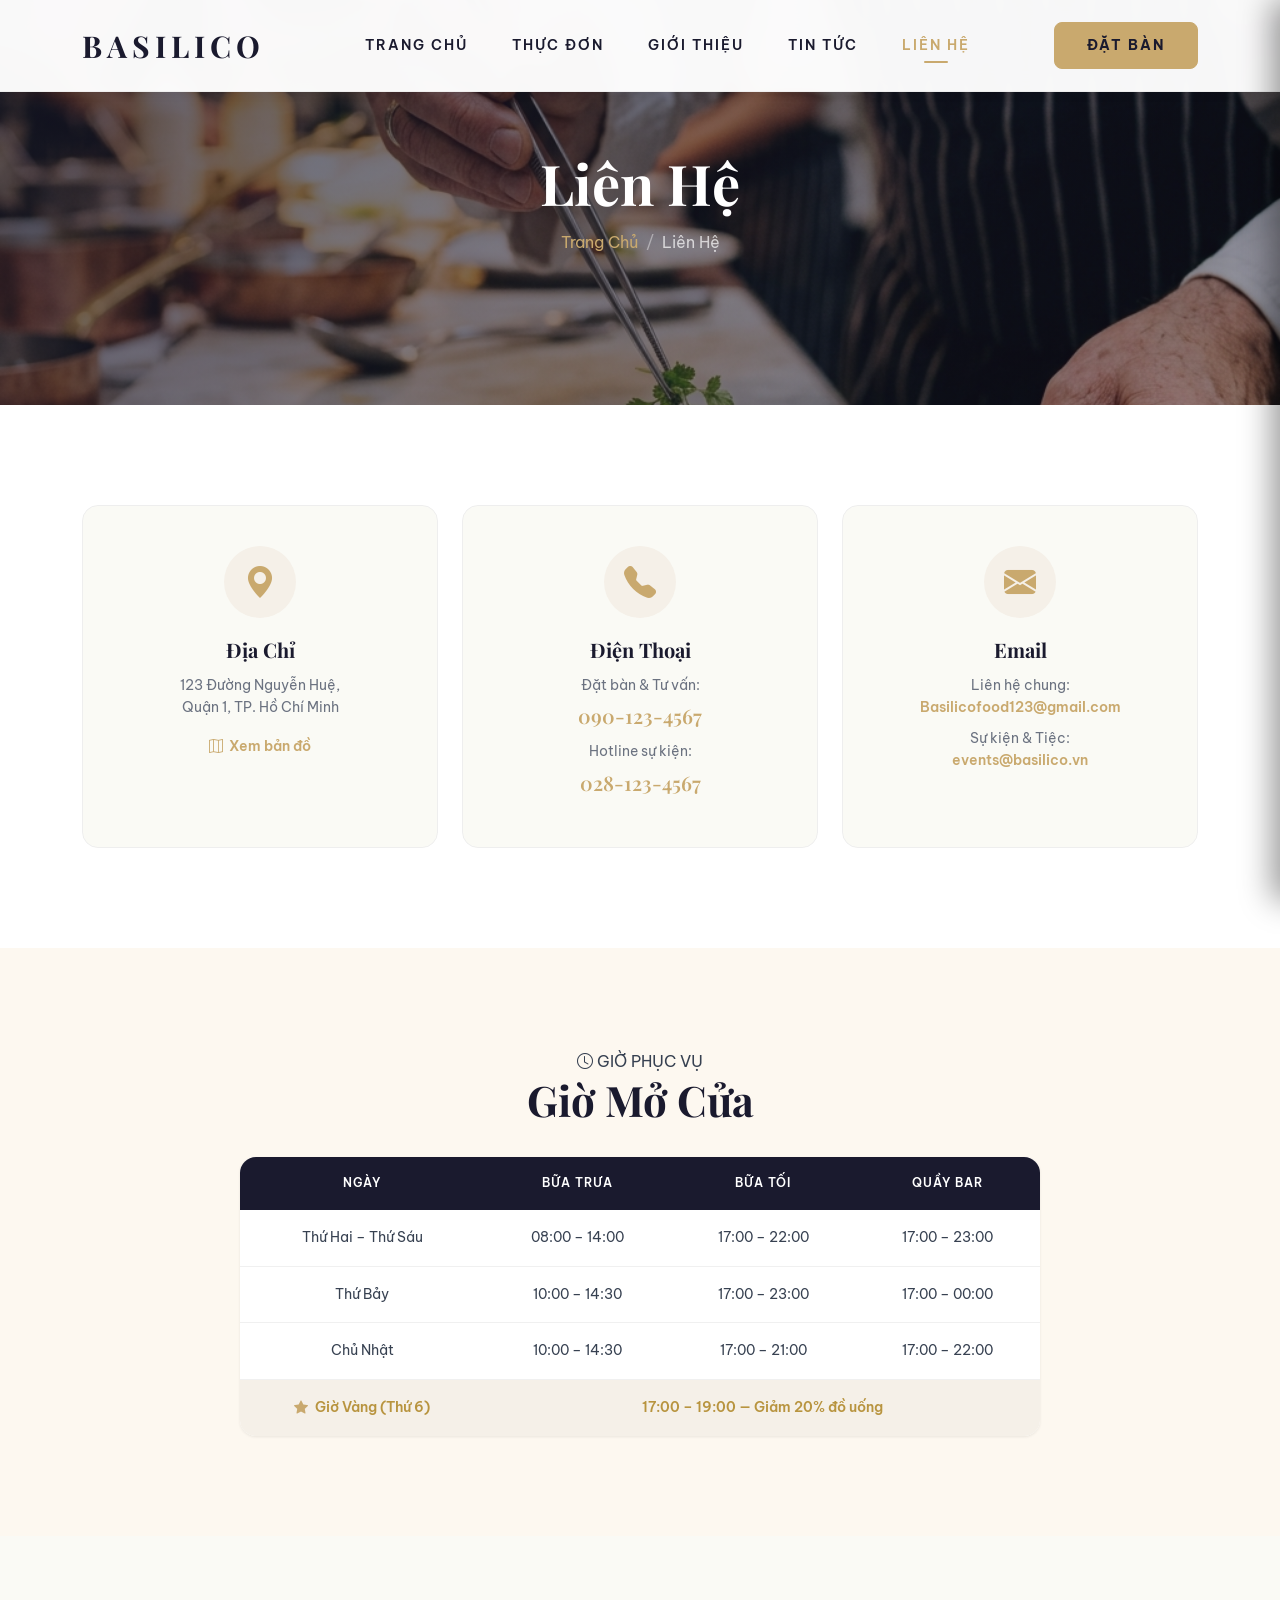
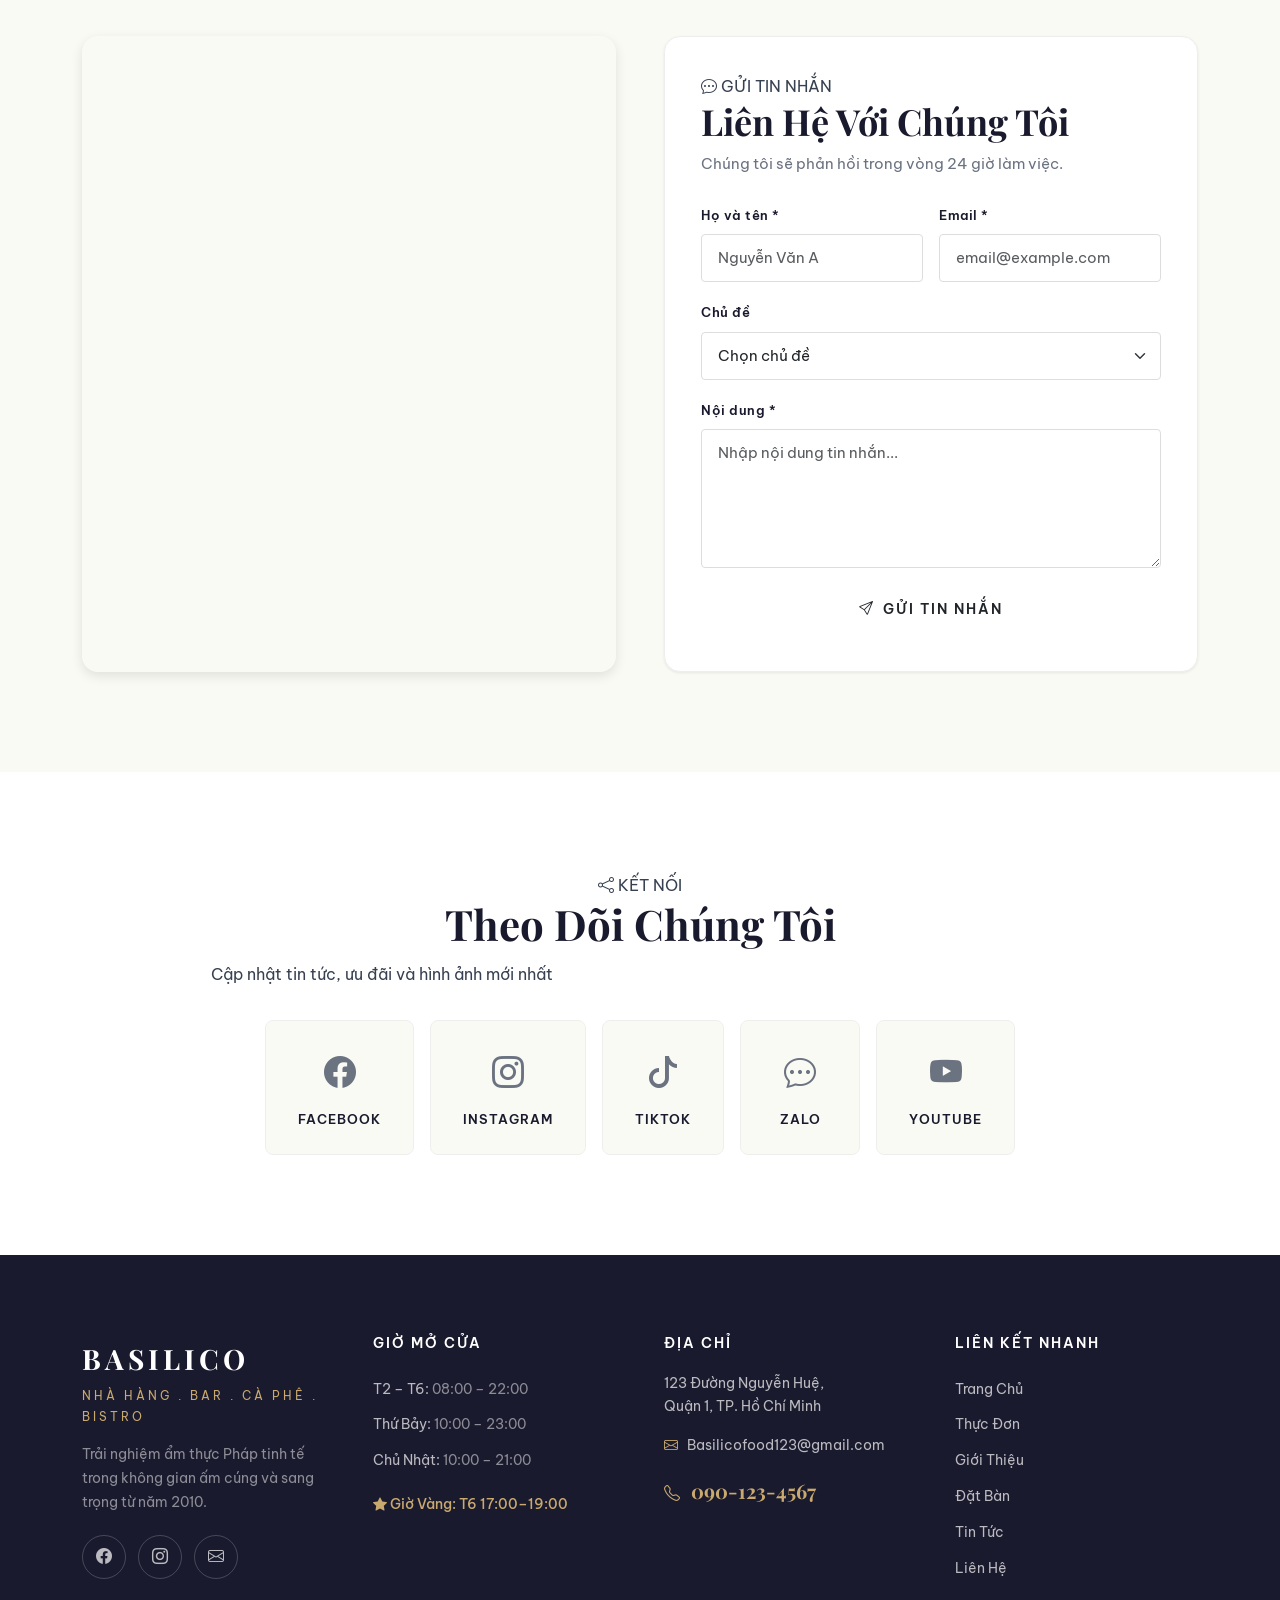
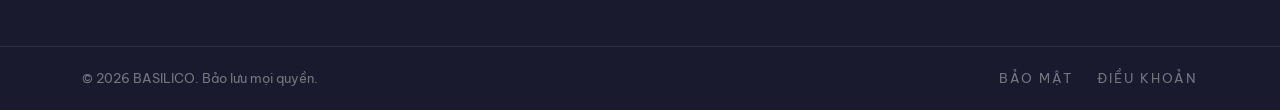
<file: Front-end/LienHe/index.html>
﻿<!DOCTYPE html>
<html lang="vi">
<head>
  <meta charset="UTF-8">
  <meta name="viewport" content="width=device-width, initial-scale=1.0">
  <meta name="description" content="Liên hệ nhà hàng BASILICO – Địa chỉ, điện thoại, email, giờ mở cửa và bản đồ hướng dẫn đường đi.">
  <title>Liên Hệ | BASILICO Nhà Hàng</title>
  <link rel="preconnect" href="https://fonts.googleapis.com">
  <link rel="preconnect" href="https://fonts.gstatic.com" crossorigin>
  <link href="https://fonts.googleapis.com/css2?family=Playfair+Display:ital,wght@0,400;0,600;0,700;1,400&family=Be+Vietnam+Pro:wght@300;400;500;600;700&display=swap" rel="stylesheet">
  <link href="https://cdn.jsdelivr.net/npm/bootstrap@5.3.3/dist/css/bootstrap.min.css" rel="stylesheet">
  <link href="https://cdn.jsdelivr.net/npm/bootstrap-icons@1.11.3/font/bootstrap-icons.min.css" rel="stylesheet">
  <link rel="stylesheet" href="../../global.css">
  <link rel="stylesheet" href="css/style.css">
</head>
<body>

  <!-- PRELOADER -->
  <div class="preloader" id="preloader" aria-hidden="true">
    <div class="preloader-inner"><span class="preloader-logo">BASILICO</span>
      <div class="preloader-progress"><div class="preloader-progress-bar" id="preloaderBar"></div></div>
    </div>
  </div>

  <!-- HEADER -->
  <header class="site-header">
    <nav class="navbar navbar-expand-lg" aria-label="Điều hướng chính">
      <div class="container">
        <a class="navbar-brand" href="../TrangChu/index.html">
          <span class="logo-text">BASILICO</span>
        </a>
        <div class="collapse navbar-collapse justify-content-center">
          <ul class="navbar-nav">
            <li class="nav-item"><a class="nav-link" href="../TrangChu/index.html">TRANG CHỦ</a></li>
            <li class="nav-item"><a class="nav-link" href="../ThucDon/index.html">THỰC ĐƠN</a></li>
            <li class="nav-item"><a class="nav-link" href="../GioiThieu/index.html">GIỚI THIỆU</a></li>
            <li class="nav-item"><a class="nav-link" href="../Blog/index.html">TIN TỨC</a></li>
            <li class="nav-item"><a class="nav-link active" href="../LienHe/index.html" aria-current="page">LIÊN HỆ</a></li>
          </ul>
        </div>
        <div class="header-actions">
          <a href="../DatBan/index.html" class="btn btn-book-table">ĐẶT BÀN</a>
          <button class="hamburger-btn d-lg-none" id="hd-10" type="button" aria-label="Mở menu" aria-expanded="false"><i class="bi bi-list"></i></button>
        </div>
      </div>
    </nav>
  </header>

  <!-- SIDEBAR -->
  <div class="sidebar-overlay" id="sidebarOverlay"></div>
  <aside class="mobile-sidebar" id="mobileSidebar" aria-label="Menu di động">
    <button class="sidebar-close" id="sidebarClose" aria-label="Đóng menu"><i class="bi bi-x-lg"></i></button>
    <nav><ul class="sidebar-nav">
      <li><a href="../TrangChu/index.html">TRANG CHỦ</a></li>
      <li><a href="../ThucDon/index.html">THỰC ĐƠN</a></li>
      <li><a href="../GioiThieu/index.html">GIỚI THIỆU</a></li>
      <li><a href="../Blog/index.html">TIN TỨC</a></li>
      <li><a href="../LienHe/index.html" class="active">LIÊN HỆ</a></li>
    </ul></nav>
    <div class="sidebar-cta"><a href="../DatBan/index.html" class="btn btn-book-table w-100">ĐẶT BÀN NGAY</a></div>
    <div class="sidebar-social">
      <a href="https://facebook.com/basilico" target="_blank" rel="noopener" aria-label="Facebook"><i class="bi bi-facebook"></i></a>
      <a href="https://instagram.com/basilico" target="_blank" rel="noopener" aria-label="Instagram"><i class="bi bi-instagram"></i></a>
      <a href="mailto:Basilicofood123@gmail.com" aria-label="Email"><i class="bi bi-envelope"></i></a>
    </div>
  </aside>

  <main id="main-content">

    <!-- HERO -->
    <section class="page-hero">
      <div class="page-hero-bg"><img src="../../assets/french_plating_action.png" alt="Nghệ thuật plating BASILICO" loading="eager"></div>
      <div class="page-hero-overlay"></div>
      <div class="page-hero-content container">
        <h1 class="animate-entry">Liên Hệ</h1>
        <nav aria-label="Breadcrumb" class="animate-entry">
          <ol class="breadcrumb">
            <li class="breadcrumb-item"><a href="../TrangChu/index.html">Trang Chủ</a></li>
            <li class="breadcrumb-item active" aria-current="page">Liên Hệ</li>
          </ol>
        </nav>
      </div>
    </section>


    <!-- 3 CỘT THÔNG TIN -->
    <section class="section-contact-info">
      <div class="container">
        <div class="row g-4">
          <div class="col-lg-4 reveal-up">
            <div class="contact-card">
              <div class="contact-icon"><i class="bi bi-geo-alt-fill"></i></div>
              <h3>Địa Chỉ</h3>
              <p>123 Đường Nguyễn Huệ,<br>Quận 1, TP. Hồ Chí Minh</p>
              <a href="https://maps.google.com/?q=123+Nguyen+Hue+Quan+1+HCMC" target="_blank" rel="noopener noreferrer" class="contact-link">
                <i class="bi bi-map"></i> Xem bản đồ
              </a>
            </div>
          </div>
          <div class="col-lg-4 reveal-up">
            <div class="contact-card">
              <div class="contact-icon"><i class="bi bi-telephone-fill"></i></div>
              <h3>Điện Thoại</h3>
              <p>Đặt bàn & Tư vấn:<br><a href="tel:0901234567" class="contact-phone">090-123-4567</a></p>
              <p>Hotline sự kiện:<br><a href="tel:0281234567" class="contact-phone">028-123-4567</a></p>
            </div>
          </div>
          <div class="col-lg-4 reveal-up">
            <div class="contact-card">
              <div class="contact-icon"><i class="bi bi-envelope-fill"></i></div>
              <h3>Email</h3>
              <p>Liên hệ chung:<br><a href="mailto:Basilicofood123@gmail.com">Basilicofood123@gmail.com</a></p>
              <p>Sự kiện & Tiệc:<br><a href="mailto:events@basilico.vn">events@basilico.vn</a></p>
            </div>
          </div>
        </div>
      </div>
    </section>


    <!-- GIỜ MỞ CỬA -->
    <section class="section-hours">
      <div class="container">
        <div class="section-header text-center reveal-up">
          <span class="section-badge"><i class="bi bi-clock"></i> GIỜ PHỤC VỤ</span>
          <h2>Giờ Mở Cửa</h2>
        </div>
        <div class="hours-table-wrapper reveal-up">
          <table class="hours-table">
            <thead>
              <tr><th>Ngày</th><th>Bữa Trưa</th><th>Bữa Tối</th><th>Quầy Bar</th></tr>
            </thead>
            <tbody>
              <tr><td>Thứ Hai – Thứ Sáu</td><td>08:00 – 14:00</td><td>17:00 – 22:00</td><td>17:00 – 23:00</td></tr>
              <tr><td>Thứ Bảy</td><td>10:00 – 14:30</td><td>17:00 – 23:00</td><td>17:00 – 00:00</td></tr>
              <tr><td>Chủ Nhật</td><td>10:00 – 14:30</td><td>17:00 – 21:00</td><td>17:00 – 22:00</td></tr>
              <tr class="highlight"><td><i class="bi bi-star-fill"></i> Giờ Vàng (Thứ 6)</td><td colspan="3">17:00 – 19:00 — Giảm 20% đồ uống</td></tr>
            </tbody>
          </table>
        </div>
      </div>
    </section>


    <!-- GOOGLE MAPS + FORM LIÊN HỆ -->
    <section class="section-map-form">
      <div class="container">
        <div class="row g-5">

          <!-- Bản đồ -->
          <div class="col-lg-6 reveal-left">
            <div class="map-wrapper">
              <iframe
                src="https://www.google.com/maps/embed?pb=!1m18!1m12!1m3!1d3919.5177580567037!2d106.70132!3d10.77394!2m3!1f0!2f0!3f0!3m2!1i1024!2i768!4f13.1!3m3!1m2!1s0x31752f4670702e31%3A0xa5777fb3853960e!2zMTIzIE5ndXnhu4VuIEh14buHLCBC4bq_biBOZ2jDqSwgUXXhuq1uIDEsIFRQLiBIQ00!5e0!3m2!1svi!2svn!4v1"
                width="100%" height="450" style="border:0" allowfullscreen loading="lazy"
                title="Vị trí nhà hàng BASILICO"></iframe>
            </div>
          </div>

          <!-- Form liên hệ -->
          <div class="col-lg-6 reveal-right">
            <div class="contact-form-wrapper">
              <span class="section-badge"><i class="bi bi-chat-dots"></i> GỬI TIN NHẮN</span>
              <h2>Liên Hệ Với Chúng Tôi</h2>
              <p class="section-subtitle">Chúng tôi sẽ phản hồi trong vòng 24 giờ làm việc.</p>

              <form id="contactForm" novalidate>
                <div class="row g-3">
                  <div class="col-md-6">
                    <label for="ct-name" class="form-label">Họ và tên *</label>
                    <input type="text" class="form-control" id="ct-name" placeholder="Nguyễn Văn A" required>
                    <div class="invalid-feedback"></div>
                  </div>
                  <div class="col-md-6">
                    <label for="ct-email" class="form-label">Email *</label>
                    <input type="email" class="form-control" id="ct-email" placeholder="email@example.com" required>
                    <div class="invalid-feedback"></div>
                  </div>
                  <div class="col-md-12">
                    <label for="ct-subject" class="form-label">Chủ đề</label>
                    <select class="form-select" id="ct-subject">
                      <option value="">Chọn chủ đề</option>
                      <option>Đặt bàn</option>
                      <option>Tổ chức tiệc / Sự kiện</option>
                      <option>Góp ý / Phản hồi</option>
                      <option>Hợp tác kinh doanh</option>
                      <option>Khác</option>
                    </select>
                  </div>
                  <div class="col-md-12">
                    <label for="ct-message" class="form-label">Nội dung *</label>
                    <textarea class="form-control" id="ct-message" rows="5" placeholder="Nhập nội dung tin nhắn..." required></textarea>
                    <div class="invalid-feedback"></div>
                  </div>
                  <div class="col-md-12">
                    <button type="submit" class="btn btn-gold btn-lg w-100" id="ct-submit">
                      <i class="bi bi-send"></i> GỬI TIN NHẮN
                    </button>
                  </div>
                </div>
              </form>
            </div>
          </div>

        </div>
      </div>
    </section>


    <!-- MẠNG XÃ HỘI -->
    <section class="section-social">
      <div class="container text-center">
        <div class="section-header reveal-up">
          <span class="section-badge"><i class="bi bi-share"></i> KẾT NỐI</span>
          <h2>Theo Dõi Chúng Tôi</h2>
          <p class="section-subtitle">Cập nhật tin tức, ưu đãi và hình ảnh mới nhất</p>
        </div>
        <div class="social-links reveal-up">
          <a href="https://facebook.com/basilico" class="social-card" target="_blank" rel="noopener noreferrer">
            <i class="bi bi-facebook"></i><span>Facebook</span>
          </a>
          <a href="https://instagram.com/basilico" class="social-card" target="_blank" rel="noopener noreferrer">
            <i class="bi bi-instagram"></i><span>Instagram</span>
          </a>
          <a href="https://tiktok.com/@basilico" class="social-card" target="_blank" rel="noopener noreferrer">
            <i class="bi bi-tiktok"></i><span>TikTok</span>
          </a>
          <a href="https://zalo.me/basilico" class="social-card" target="_blank" rel="noopener noreferrer">
            <i class="bi bi-chat-dots"></i><span>Zalo</span>
          </a>
          <a href="https://youtube.com/@basilico" class="social-card" target="_blank" rel="noopener noreferrer">
            <i class="bi bi-youtube"></i><span>YouTube</span>
          </a>
        </div>
      </div>
    </section>

  </main>

  <!-- FOOTER -->
  <footer class="site-footer">
    <div class="container">
      <div class="row g-5">
        <div class="col-lg-3 col-md-6">
          <a href="../TrangChu/index.html" class="footer-logo">BASILICO</a>
          <p class="footer-tagline">Nhà Hàng . Bar . Cà Phê . Bistro</p>
          <p class="footer-desc">Trải nghiệm ẩm thực Pháp tinh tế trong không gian ấm cúng và sang trọng từ năm 2010.</p>
          <div class="footer-social">
            <a href="https://facebook.com/basilico" target="_blank" rel="noopener" class="social-icon" aria-label="Facebook"><i class="bi bi-facebook"></i></a>
            <a href="https://instagram.com/basilico" target="_blank" rel="noopener" class="social-icon" aria-label="Instagram"><i class="bi bi-instagram"></i></a>
            <a href="mailto:Basilicofood123@gmail.com" class="social-icon" aria-label="Email"><i class="bi bi-envelope"></i></a>
          </div>
        </div>
        <div class="col-lg-3 col-md-6">
          <h5 class="footer-heading">GIỜ MỞ CỬA</h5>
          <ul class="footer-list">
            <li>T2 – T6: <span>08:00 – 22:00</span></li>
            <li>Thứ Bảy: <span>10:00 – 23:00</span></li>
            <li>Chủ Nhật: <span>10:00 – 21:00</span></li>
            <li class="footer-happy-hour"><i class="bi bi-star-fill"></i> Giờ Vàng: T6 17:00–19:00</li>
          </ul>
        </div>
        <div class="col-lg-3 col-md-6">
          <h5 class="footer-heading">ĐỊA CHỈ</h5>
          <p class="footer-address">123 Đường Nguyễn Huệ,<br>Quận 1, TP. Hồ Chí Minh</p>
          <p><a href="mailto:Basilicofood123@gmail.com" class="footer-link"><i class="bi bi-envelope"></i> Basilicofood123@gmail.com</a></p>
          <p><a href="tel:0901234567" class="footer-phone"><i class="bi bi-telephone"></i> 090-123-4567</a></p>
        </div>
        <div class="col-lg-3 col-md-6">
          <h5 class="footer-heading">LIÊN KẾT NHANH</h5>
          <ul class="footer-list">
            <li><a href="../TrangChu/index.html" class="footer-link">Trang Chủ</a></li>
            <li><a href="../ThucDon/index.html" class="footer-link">Thực Đơn</a></li>
            <li><a href="../GioiThieu/index.html" class="footer-link">Giới Thiệu</a></li>
            <li><a href="../DatBan/index.html" class="footer-link">Đặt Bàn</a></li>
            <li><a href="../Blog/index.html" class="footer-link">Tin Tức</a></li>
            <li><a href="../LienHe/index.html" class="footer-link">Liên Hệ</a></li>
          </ul>
        </div>
      </div>
    </div>
    <div class="footer-bottom">
      <div class="container d-flex flex-wrap justify-content-between align-items-center">
        <p>&copy; 2026 BASILICO. Bảo lưu mọi quyền.</p>
        <div class="footer-legal"><a href="../BaoMat/index.html">BẢO MẬT</a><a href="../DieuKhoan/index.html">ĐIỀU KHOẢN</a></div>
      </div>
    </div>
  </footer>

  <button class="fab-scroll-top" id="fab-scroll-top" aria-label="Cuộn lên"><i class="bi bi-arrow-up"></i></button>
  <div class="toast-container" id="toastContainer" aria-live="polite"></div>
  <script src="https://cdn.jsdelivr.net/npm/bootstrap@5.3.3/dist/js/bootstrap.bundle.min.js"></script>
  <script src="js/main.js"></script>
</body>
</html>
</file>
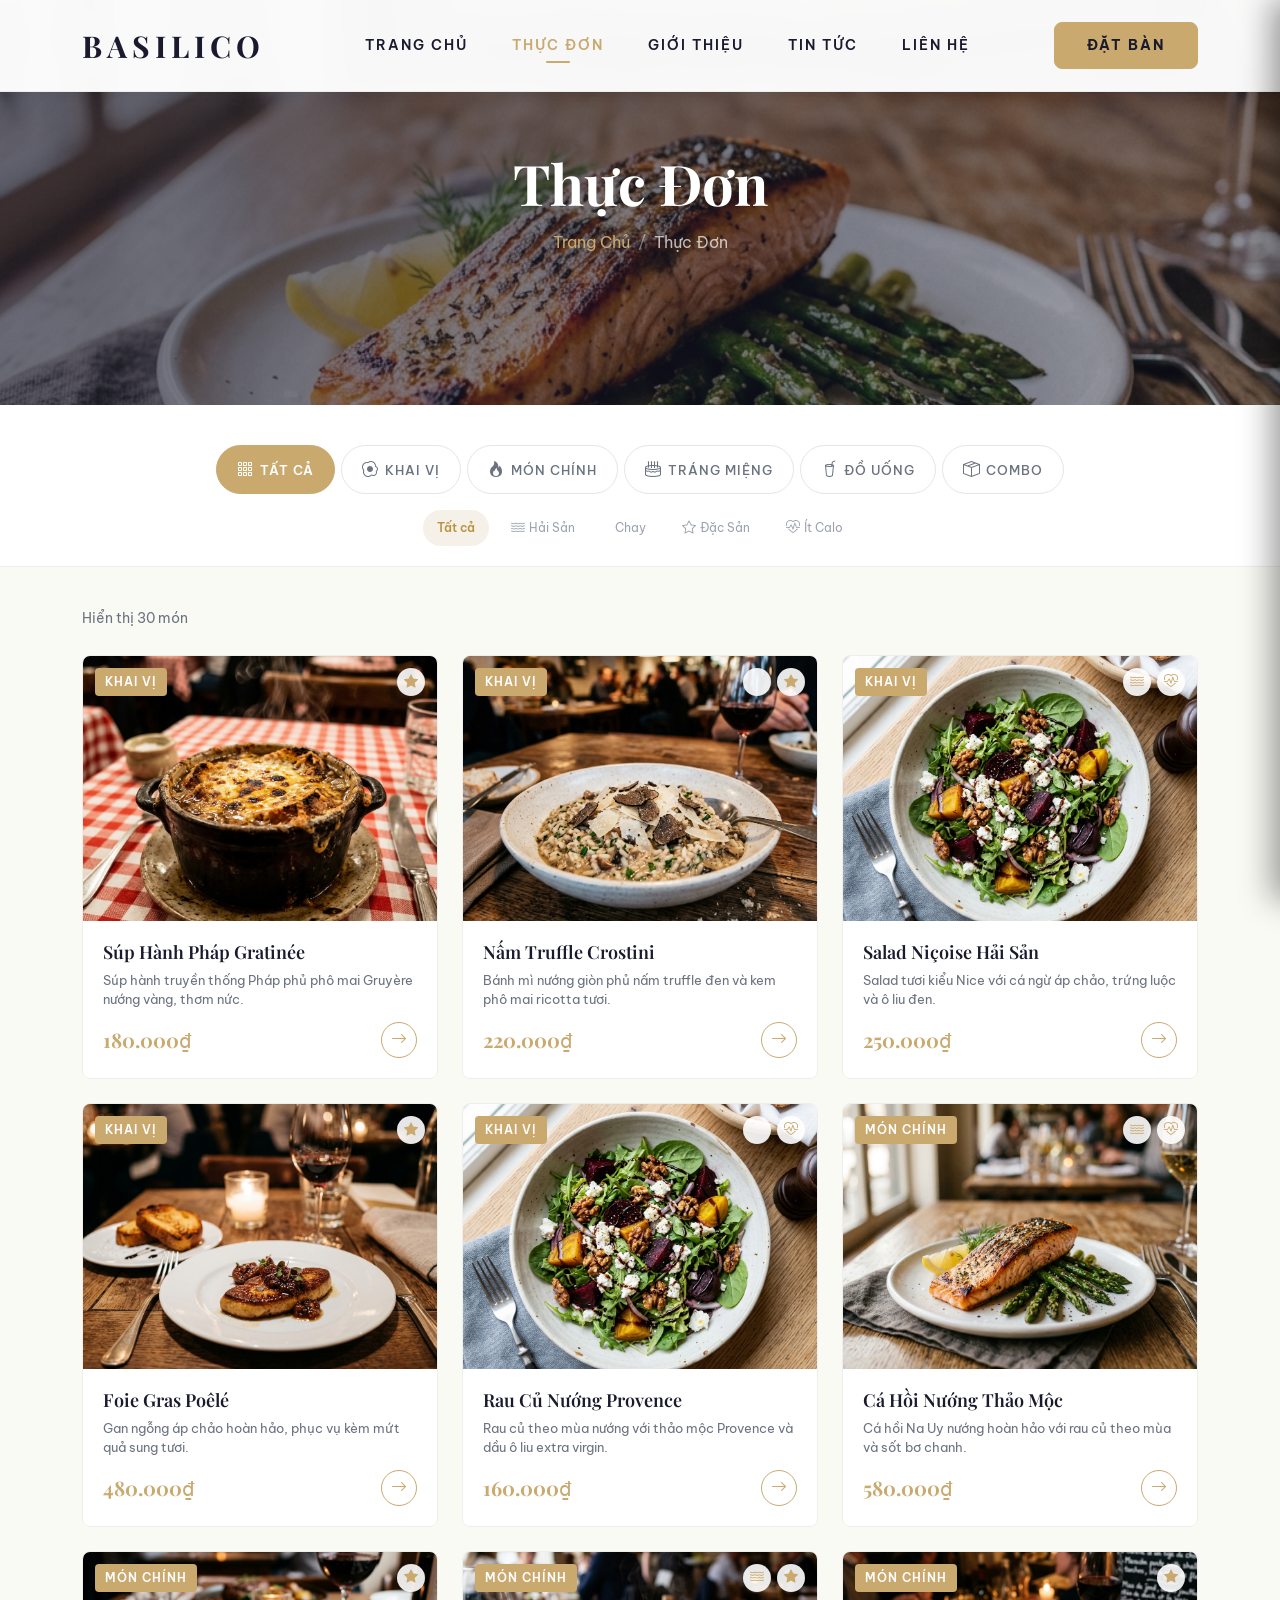
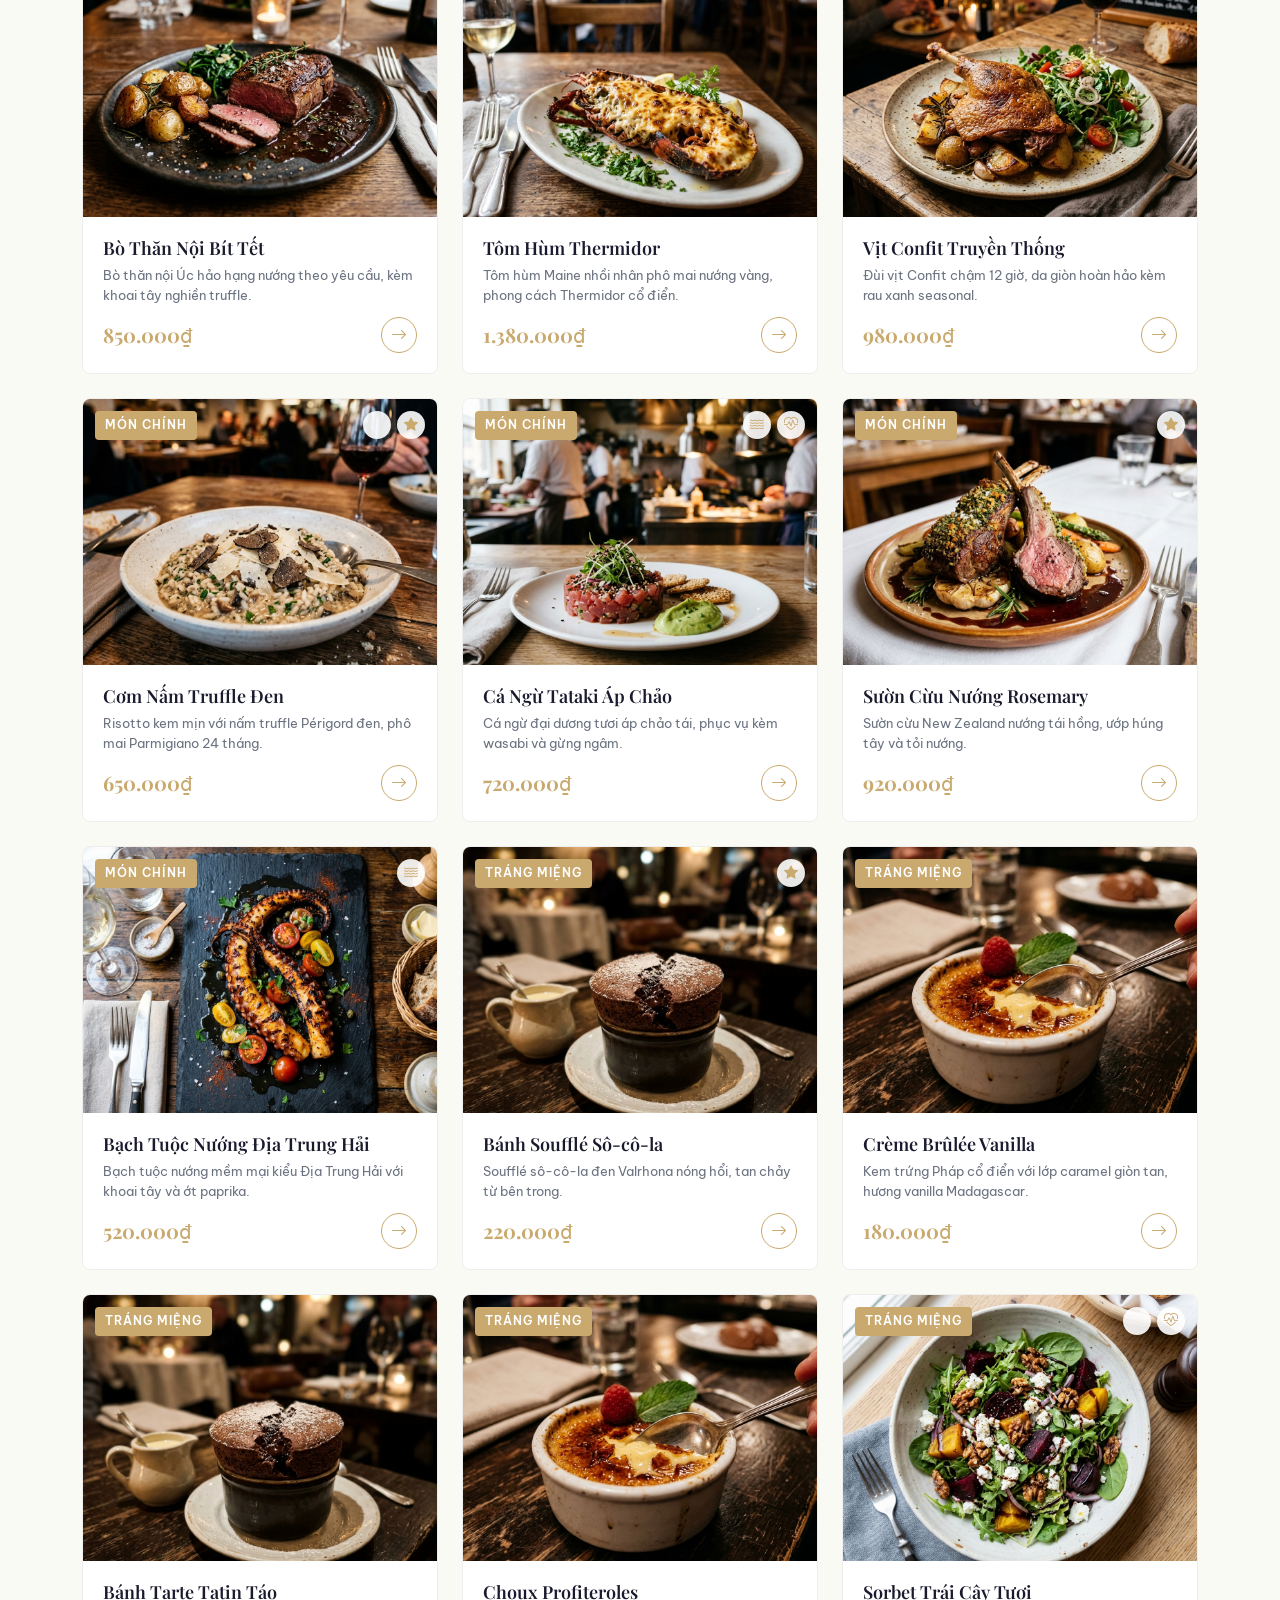
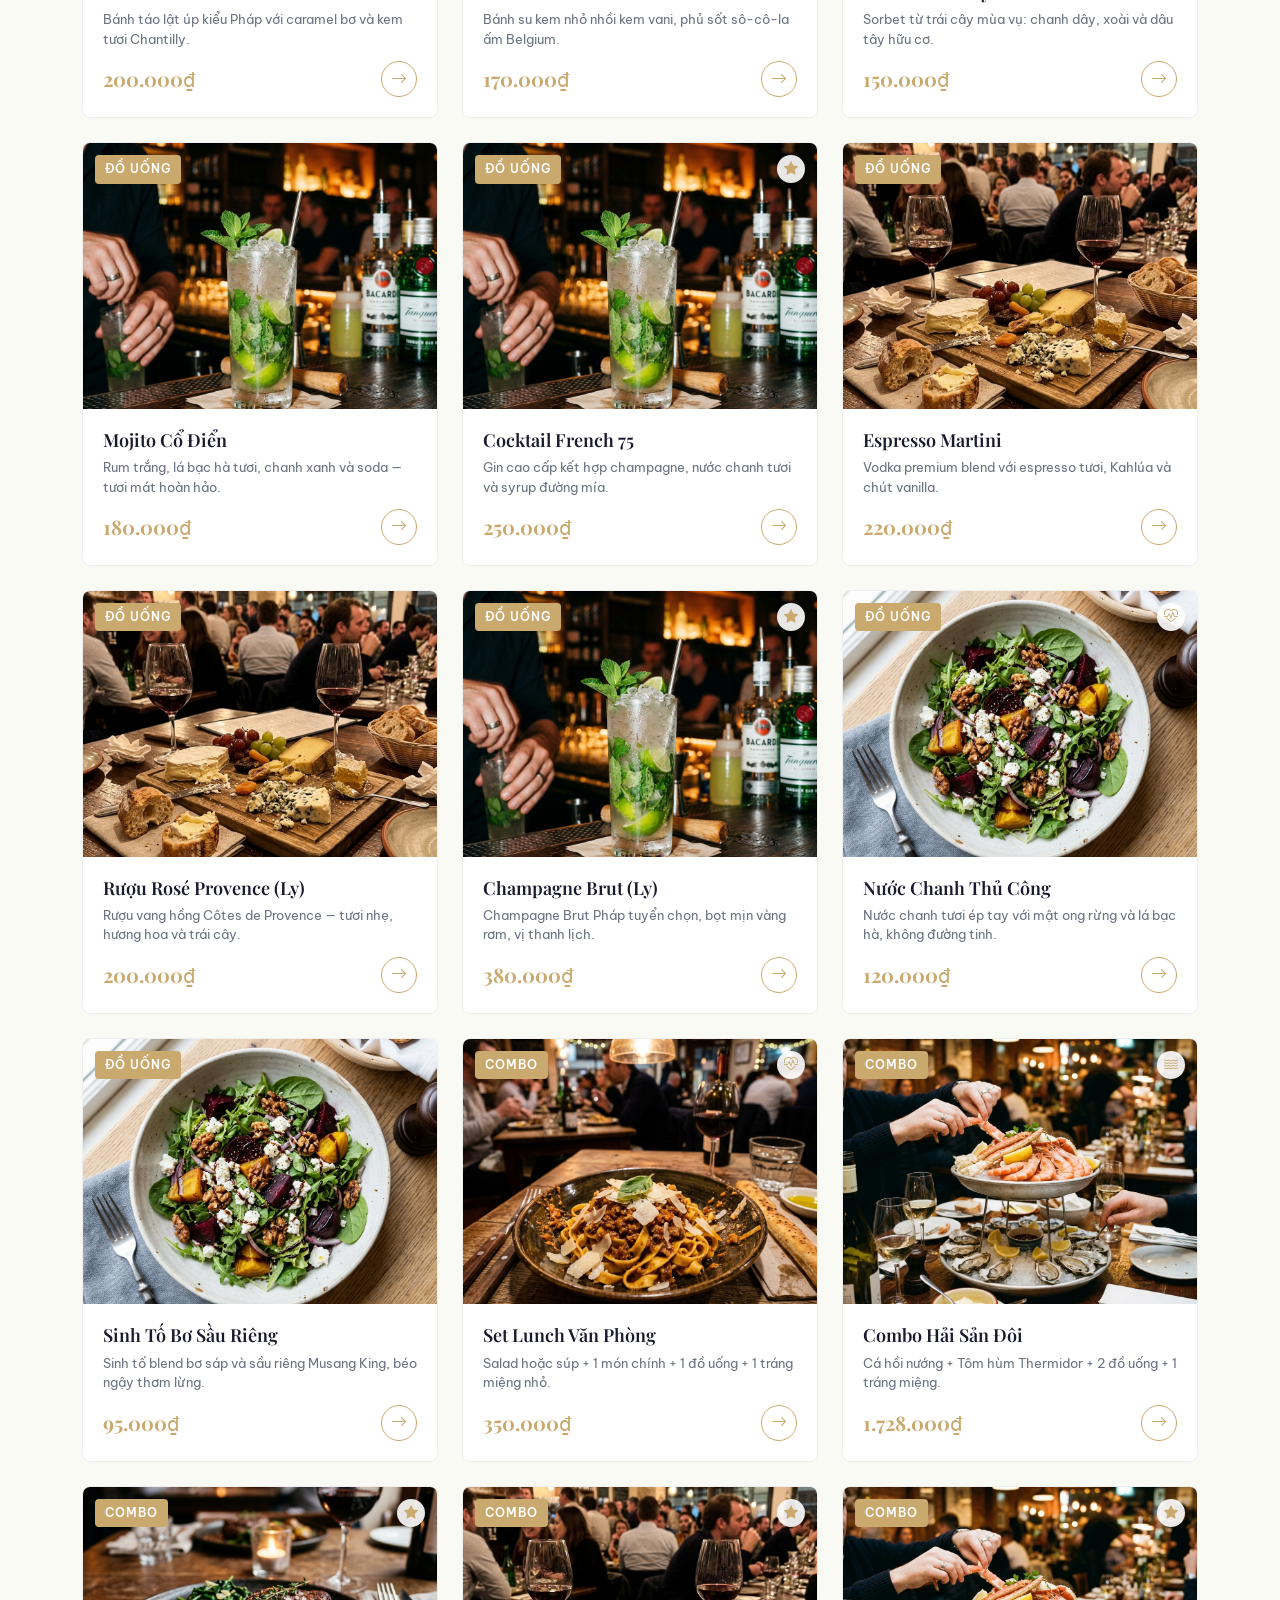
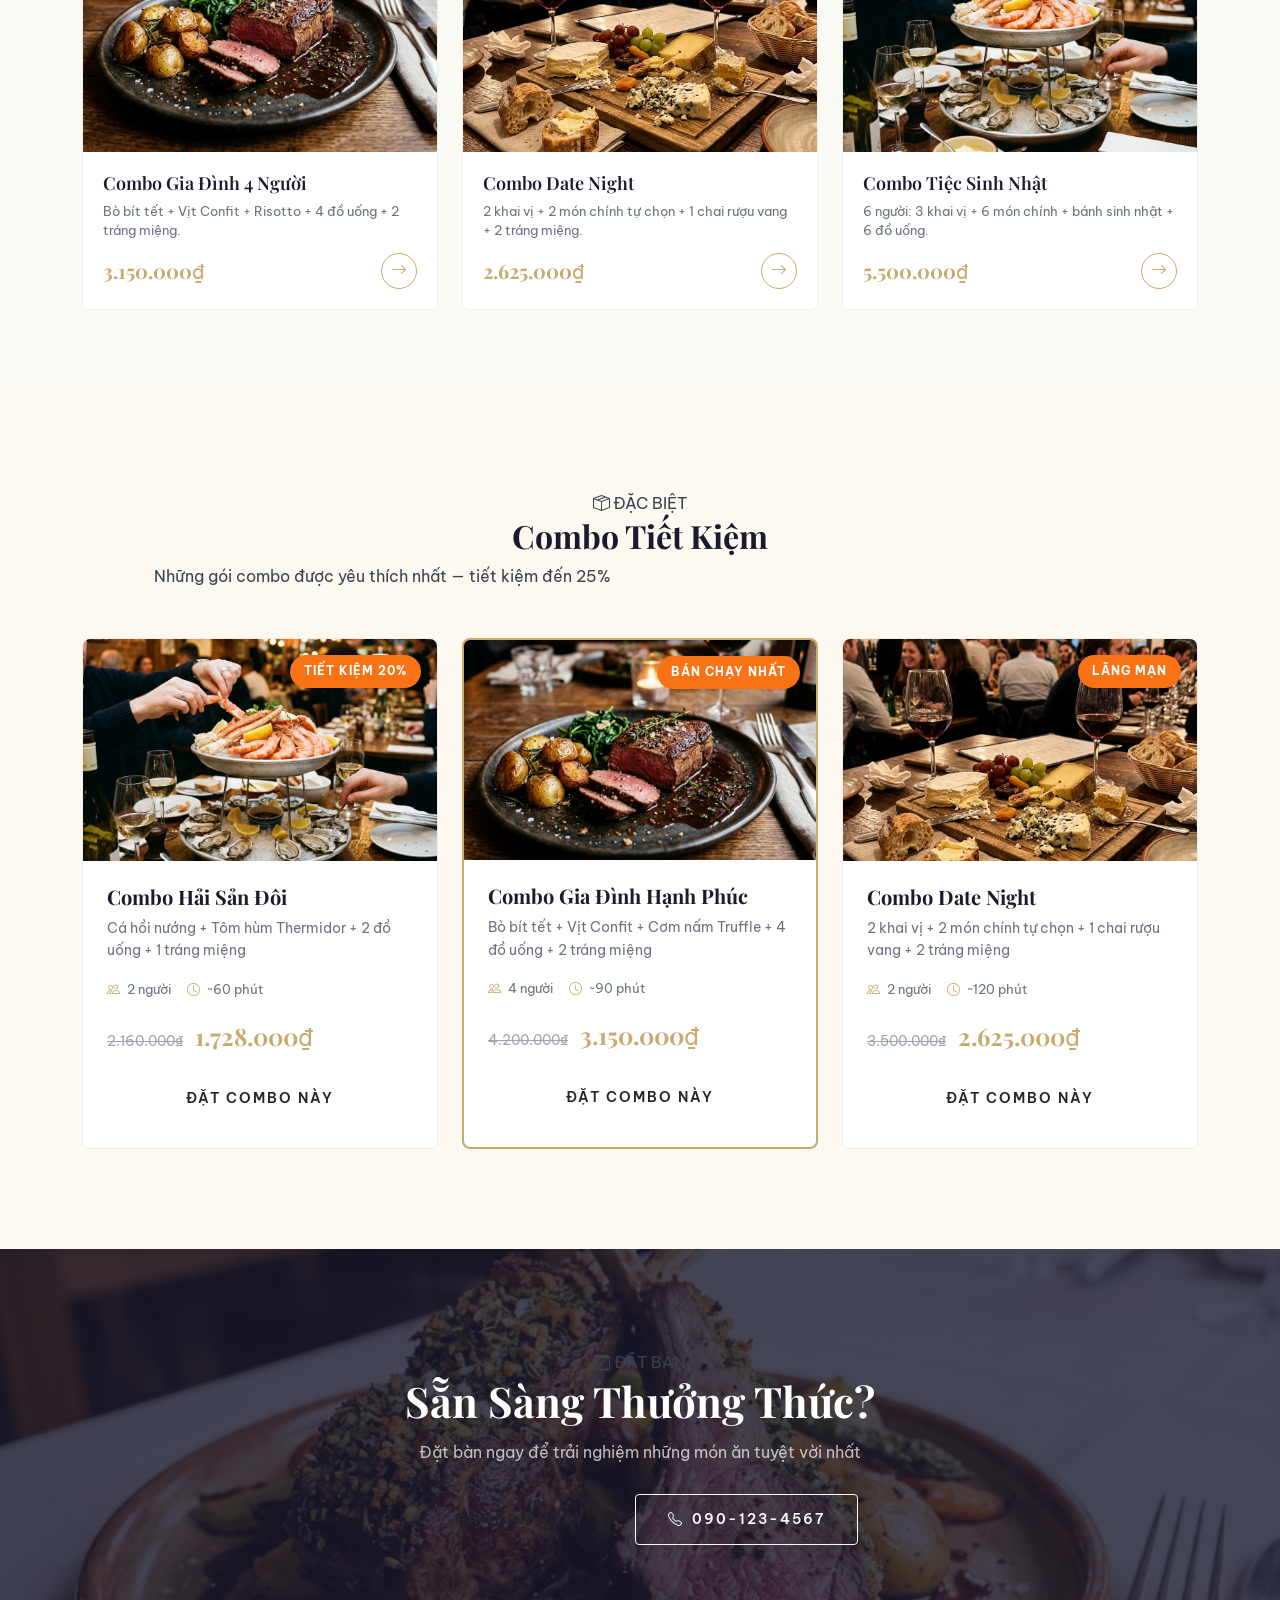
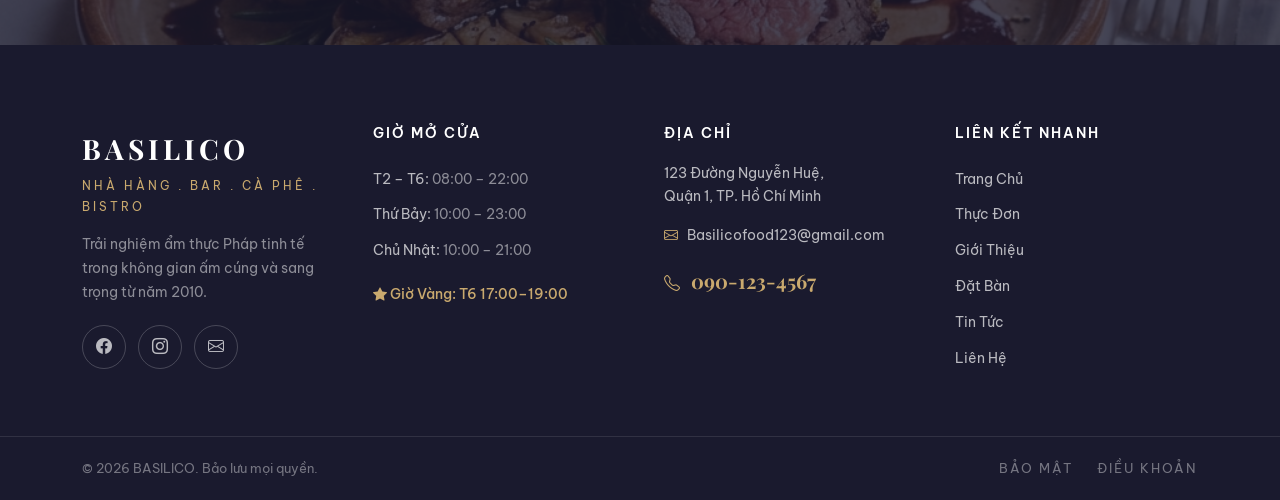
<file: Front-end/ThucDon/index.html>
﻿<!DOCTYPE html>
<html lang="vi">

<head>
  <meta charset="UTF-8">
  <meta name="viewport" content="width=device-width, initial-scale=1.0">
  <meta name="description"
    content="Thực đơn nhà hàng BASILICO – Khám phá các món khai vị, món chính, tráng miệng, đồ uống và combo đặc biệt.">
  <title>Thực Đơn | BASILICO Nhà Hàng</title>

  <!-- Google Fonts -->
  <link rel="preconnect" href="https://fonts.googleapis.com">
  <link rel="preconnect" href="https://fonts.gstatic.com" crossorigin>
  <link
    href="https://fonts.googleapis.com/css2?family=Playfair+Display:ital,wght@0,400;0,600;0,700;1,400&family=Be+Vietnam+Pro:wght@300;400;500;600;700&display=swap"
    rel="stylesheet">

  <!-- Bootstrap 5.3 -->
  <link href="https://cdn.jsdelivr.net/npm/bootstrap@5.3.3/dist/css/bootstrap.min.css" rel="stylesheet">
  <link href="https://cdn.jsdelivr.net/npm/bootstrap-icons@1.11.3/font/bootstrap-icons.min.css" rel="stylesheet">

  <!-- CSS -->
  <link rel="stylesheet" href="../../global.css">
  <link rel="stylesheet" href="css/style.css">
</head>

<body>

  <!-- ==========================================
       PRELOADER — Màn hình tải trang
       ========================================== -->
  <div class="preloader" id="preloader" aria-hidden="true">
    <div class="preloader-inner">
      <span class="preloader-logo">BASILICO</span>
      <div class="preloader-progress">
        <div class="preloader-progress-bar" id="preloaderBar"></div>
      </div>
    </div>
  </div>


  <!-- ==========================================
       HEADER — Thanh điều hướng
       ========================================== -->
  <header class="site-header">
    <nav class="navbar navbar-expand-lg" aria-label="Điều hướng chính">
      <div class="container">
        <a class="navbar-brand" href="../TrangChu/index.html">
          <span class="logo-text">BASILICO</span>
        </a>

        <div class="collapse navbar-collapse justify-content-center" id="navbarMain">
          <ul class="navbar-nav">
            <li class="nav-item"><a class="nav-link" href="../TrangChu/index.html">TRANG CHỦ</a></li>
            <li class="nav-item"><a class="nav-link active" href="../ThucDon/index.html" aria-current="page">THỰC ĐƠN</a></li>
            <li class="nav-item"><a class="nav-link" href="../GioiThieu/index.html">GIỚI THIỆU</a></li>
            <li class="nav-item"><a class="nav-link" href="../Blog/index.html">TIN TỨC</a></li>
            <li class="nav-item"><a class="nav-link" href="../LienHe/index.html">LIÊN HỆ</a></li>
          </ul>
        </div>

        <div class="header-actions">
          <a href="../DatBan/index.html" class="btn btn-book-table">ĐẶT BÀN</a>
          <button class="hamburger-btn d-lg-none" id="hd-10" type="button"
                  aria-label="Mở menu điều hướng" aria-expanded="false">
            <i class="bi bi-list"></i>
          </button>
        </div>
      </div>
    </nav>
  </header>


  <!-- ==========================================
       SIDEBAR — Menu trên điện thoại
       ========================================== -->
  <div class="sidebar-overlay" id="sidebarOverlay"></div>
  <aside class="mobile-sidebar" id="mobileSidebar" aria-label="Menu di động">
    <button class="sidebar-close" id="sidebarClose" aria-label="Đóng menu">
      <i class="bi bi-x-lg"></i>
    </button>
    <nav>
      <ul class="sidebar-nav">
        <li><a href="../TrangChu/index.html">TRANG CHỦ</a></li>
        <li><a href="../ThucDon/index.html" class="active">THỰC ĐƠN</a></li>
        <li><a href="../GioiThieu/index.html">GIỚI THIỆU</a></li>
        <li><a href="../Blog/index.html">TIN TỨC</a></li>
        <li><a href="../LienHe/index.html">LIÊN HỆ</a></li>
      </ul>
    </nav>
    <div class="sidebar-cta">
      <a href="../DatBan/index.html" class="btn btn-book-table w-100">ĐẶT BÀN NGAY</a>
    </div>
    <div class="sidebar-social">
      <a href="https://facebook.com/basilico" target="_blank" rel="noopener" aria-label="Facebook"><i class="bi bi-facebook"></i></a>
      <a href="https://instagram.com/basilico" target="_blank" rel="noopener" aria-label="Instagram"><i class="bi bi-instagram"></i></a>
      <a href="mailto:Basilicofood123@gmail.com" aria-label="Email"><i class="bi bi-envelope"></i></a>
    </div>
  </aside>


  <main id="main-content">

    <!-- ==========================================
         PHẦN 1: HERO NHỎ — Banner trang Thực Đơn
         ========================================== -->
    <section class="page-hero">
      <div class="page-hero-bg">
        <img src="../../assets/real_grilled_salmon.png" alt="Thực đơn BASILICO" loading="eager">
      </div>
      <div class="page-hero-overlay"></div>
      <div class="page-hero-content container">
        <h1 class="animate-entry">Thực Đơn</h1>
        <nav aria-label="Breadcrumb" class="animate-entry">
          <ol class="breadcrumb">
            <li class="breadcrumb-item"><a href="../TrangChu/index.html">Trang Chủ</a></li>
            <li class="breadcrumb-item active" aria-current="page">Thực Đơn</li>
          </ol>
        </nav>
      </div>
    </section>


    <!-- ==========================================
         PHẦN 2: BỘ LỌC DANH MỤC — Tabs lọc món
         ========================================== -->
    <section class="section-filter">
      <div class="container">

        <!-- Thanh tabs lọc -->
        <div class="filter-bar" role="tablist" aria-label="Lọc theo danh mục">
          <button class="filter-tab active" data-cat="all" role="tab" aria-selected="true">
            <i class="bi bi-grid-3x3-gap"></i> Tất Cả
          </button>
          <button class="filter-tab" data-cat="khai-vi" role="tab" aria-selected="false">
            <i class="bi bi-egg-fried"></i> Khai Vị
          </button>
          <button class="filter-tab" data-cat="mon-chinh" role="tab" aria-selected="false">
            <i class="bi bi-fire"></i> Món Chính
          </button>
          <button class="filter-tab" data-cat="trang-mieng" role="tab" aria-selected="false">
            <i class="bi bi-cake2"></i> Tráng Miệng
          </button>
          <button class="filter-tab" data-cat="do-uong" role="tab" aria-selected="false">
            <i class="bi bi-cup-straw"></i> Đồ Uống
          </button>
          <button class="filter-tab" data-cat="combo" role="tab" aria-selected="false">
            <i class="bi bi-box-seam"></i> Combo
          </button>
        </div>

        <!-- Tags lọc đặc tính -->
        <div class="filter-tags">
          <button class="filter-tag active" data-tag="all">Tất cả</button>
          <button class="filter-tag" data-tag="hai-san"><i class="bi bi-water"></i> Hải Sản</button>
          <button class="filter-tag" data-tag="chay"><i class="bi bi-leaf"></i> Chay</button>
          <button class="filter-tag" data-tag="dac-san"><i class="bi bi-star"></i> Đặc Sản</button>
          <button class="filter-tag" data-tag="it-calo"><i class="bi bi-heart-pulse"></i> Ít Calo</button>
        </div>

      </div>
    </section>


    <!-- ==========================================
         PHẦN 3: DANH SÁCH MÓN ĂN — Card grid
         ========================================== -->
    <section class="section-menu-grid">
      <div class="container">

        <!-- Số kết quả -->
        <div class="menu-results">
          <span id="resultCount">Hiển thị 0 món</span>
        </div>

        <!-- Lưới món ăn (render bởi JS) -->
        <div class="menu-grid" id="menuGrid">
          <!-- JS sẽ render cards ở đây -->
        </div>

        <!-- Trạng thái trống -->
        <div class="menu-empty" id="menuEmpty" style="display:none">
          <i class="bi bi-search"></i>
          <h3>Không tìm thấy món ăn</h3>
          <p>Thử chọn danh mục hoặc từ khóa khác</p>
          <button class="btn btn-outline-gold" id="resetFilter">Xem tất cả</button>
        </div>

      </div>
    </section>


    <!-- ==========================================
         PHẦN 4: COMBO / SET MEAL — Gói combo đặc biệt
         ========================================== -->
    <section class="section-combo">
      <div class="container">

        <div class="section-header text-center reveal-up">
          <span class="section-badge"><i class="bi bi-box-seam"></i> ĐẶC BIỆT</span>
          <h2>Combo Tiết Kiệm</h2>
          <p class="section-subtitle">Những gói combo được yêu thích nhất — tiết kiệm đến 25%</p>
        </div>

        <div class="row g-4 mt-4">

          <!-- Combo 1 -->
          <div class="col-lg-4 col-md-6 reveal-up">
            <div class="combo-card">
              <div class="combo-badge">Tiết kiệm 20%</div>
              <div class="combo-img-wrapper">
                <img src="../../assets/real_seafood_platter.png" alt="Combo hải sản cho 2 người" loading="lazy">
              </div>
              <div class="combo-body">
                <h3>Combo Hải Sản Đôi</h3>
                <p class="combo-desc">Cá hồi nướng + Tôm hùm Thermidor + 2 đồ uống + 1 tráng miệng</p>
                <div class="combo-meta">
                  <span class="combo-people"><i class="bi bi-people"></i> 2 người</span>
                  <span class="combo-time"><i class="bi bi-clock"></i> ~60 phút</span>
                </div>
                <div class="combo-price-row">
                  <span class="combo-price-old">2.160.000₫</span>
                  <span class="combo-price">1.728.000₫</span>
                </div>
                <a href="../DatBan/index.html" class="btn btn-gold w-100">Đặt Combo Này</a>
              </div>
            </div>
          </div>

          <!-- Combo 2 -->
          <div class="col-lg-4 col-md-6 reveal-up">
            <div class="combo-card combo-featured">
              <div class="combo-badge">Bán chạy nhất</div>
              <div class="combo-img-wrapper">
                <img src="../../assets/real_beef_tenderloin.png" alt="Combo bò thăn cho gia đình" loading="lazy">
              </div>
              <div class="combo-body">
                <h3>Combo Gia Đình Hạnh Phúc</h3>
                <p class="combo-desc">Bò bít tết + Vịt Confit + Cơm nấm Truffle + 4 đồ uống + 2 tráng miệng</p>
                <div class="combo-meta">
                  <span class="combo-people"><i class="bi bi-people"></i> 4 người</span>
                  <span class="combo-time"><i class="bi bi-clock"></i> ~90 phút</span>
                </div>
                <div class="combo-price-row">
                  <span class="combo-price-old">4.200.000₫</span>
                  <span class="combo-price">3.150.000₫</span>
                </div>
                <a href="../DatBan/index.html" class="btn btn-gold w-100">Đặt Combo Này</a>
              </div>
            </div>
          </div>

          <!-- Combo 3 -->
          <div class="col-lg-4 col-md-6 reveal-up">
            <div class="combo-card">
              <div class="combo-badge">Lãng mạn</div>
              <div class="combo-img-wrapper">
                <img src="../../assets/real_wine_cheese.png" alt="Combo bữa tối lãng mạn" loading="lazy">
              </div>
              <div class="combo-body">
                <h3>Combo Date Night</h3>
                <p class="combo-desc">2 khai vị + 2 món chính tự chọn + 1 chai rượu vang + 2 tráng miệng</p>
                <div class="combo-meta">
                  <span class="combo-people"><i class="bi bi-people"></i> 2 người</span>
                  <span class="combo-time"><i class="bi bi-clock"></i> ~120 phút</span>
                </div>
                <div class="combo-price-row">
                  <span class="combo-price-old">3.500.000₫</span>
                  <span class="combo-price">2.625.000₫</span>
                </div>
                <a href="../DatBan/index.html" class="btn btn-gold w-100">Đặt Combo Này</a>
              </div>
            </div>
          </div>

        </div>
      </div>
    </section>


    <!-- ==========================================
         PHẦN 5: CTA ĐẶT BÀN — Banner cuối trang
         ========================================== -->
    <section class="section-cta-banner">
      <div class="section-cta-bg">
        <img src="../../assets/real_lamb_chops.png" alt="Sườn cừu BASILICO" loading="lazy">
      </div>
      <div class="section-cta-overlay"></div>
      <div class="section-cta-content container text-center">
        <span class="section-badge"><i class="bi bi-calendar-check"></i> ĐẶT BÀN</span>
        <h2>Sẵn Sàng Thưởng Thức?</h2>
        <p>Đặt bàn ngay để trải nghiệm những món ăn tuyệt vời nhất</p>
        <div class="cta-actions">
          <a href="../DatBan/index.html" class="btn btn-gold btn-lg">ĐẶT BÀN NGAY</a>
          <a href="tel:0901234567" class="btn btn-outline-light btn-lg">
            <i class="bi bi-telephone"></i> 090-123-4567
          </a>
        </div>
      </div>
    </section>

  </main>


  <!-- ==========================================
       FOOTER — Chân trang
       ========================================== -->
  <footer class="site-footer">
    <div class="container">
      <div class="row g-5">
        <div class="col-lg-3 col-md-6">
          <a href="../TrangChu/index.html" class="footer-logo">BASILICO</a>
          <p class="footer-tagline">Nhà Hàng . Bar . Cà Phê . Bistro</p>
          <p class="footer-desc">Trải nghiệm ẩm thực Pháp tinh tế trong không gian ấm cúng và sang trọng từ năm 2010.</p>
          <div class="footer-social">
            <a href="https://facebook.com/basilico" target="_blank" rel="noopener" class="social-icon" aria-label="Facebook"><i class="bi bi-facebook"></i></a>
            <a href="https://instagram.com/basilico" target="_blank" rel="noopener" class="social-icon" aria-label="Instagram"><i class="bi bi-instagram"></i></a>
            <a href="mailto:Basilicofood123@gmail.com" class="social-icon" aria-label="Email"><i class="bi bi-envelope"></i></a>
          </div>
        </div>
        <div class="col-lg-3 col-md-6">
          <h5 class="footer-heading">GIỜ MỞ CỬA</h5>
          <ul class="footer-list">
            <li>T2 – T6: <span>08:00 – 22:00</span></li>
            <li>Thứ Bảy: <span>10:00 – 23:00</span></li>
            <li>Chủ Nhật: <span>10:00 – 21:00</span></li>
            <li class="footer-happy-hour"><i class="bi bi-star-fill"></i> Giờ Vàng: T6 17:00–19:00</li>
          </ul>
        </div>
        <div class="col-lg-3 col-md-6">
          <h5 class="footer-heading">ĐỊA CHỈ</h5>
          <p class="footer-address">123 Đường Nguyễn Huệ,<br>Quận 1, TP. Hồ Chí Minh</p>
          <p><a href="mailto:Basilicofood123@gmail.com" class="footer-link"><i class="bi bi-envelope"></i> Basilicofood123@gmail.com</a></p>
          <p><a href="tel:0901234567" class="footer-phone"><i class="bi bi-telephone"></i> 090-123-4567</a></p>
        </div>
        <div class="col-lg-3 col-md-6">
          <h5 class="footer-heading">LIÊN KẾT NHANH</h5>
          <ul class="footer-list">
            <li><a href="../TrangChu/index.html" class="footer-link">Trang Chủ</a></li>
            <li><a href="../ThucDon/index.html" class="footer-link">Thực Đơn</a></li>
            <li><a href="../GioiThieu/index.html" class="footer-link">Giới Thiệu</a></li>
            <li><a href="../DatBan/index.html" class="footer-link">Đặt Bàn</a></li>
            <li><a href="../Blog/index.html" class="footer-link">Tin Tức</a></li>
            <li><a href="../LienHe/index.html" class="footer-link">Liên Hệ</a></li>
          </ul>
        </div>
      </div>
    </div>
    <div class="footer-bottom">
      <div class="container d-flex flex-wrap justify-content-between align-items-center">
        <p>&copy; 2026 BASILICO. Bảo lưu mọi quyền.</p>
        <div class="footer-legal">
          <a href="../BaoMat/index.html">BẢO MẬT</a>
          <a href="../DieuKhoan/index.html">ĐIỀU KHOẢN</a>
        </div>
      </div>
    </div>
  </footer>


  <!-- NÚT CUỘN LÊN & THÔNG BÁO -->
  <button class="fab-scroll-top" id="fab-scroll-top" aria-label="Cuộn lên đầu trang">
    <i class="bi bi-arrow-up"></i>
  </button>
  <div class="toast-container" id="toastContainer" aria-live="polite"></div>


  <!-- JavaScript -->
  <script src="https://cdn.jsdelivr.net/npm/bootstrap@5.3.3/dist/js/bootstrap.bundle.min.js"></script>
  <script src="js/main.js"></script>
</body>

</html>
</file>
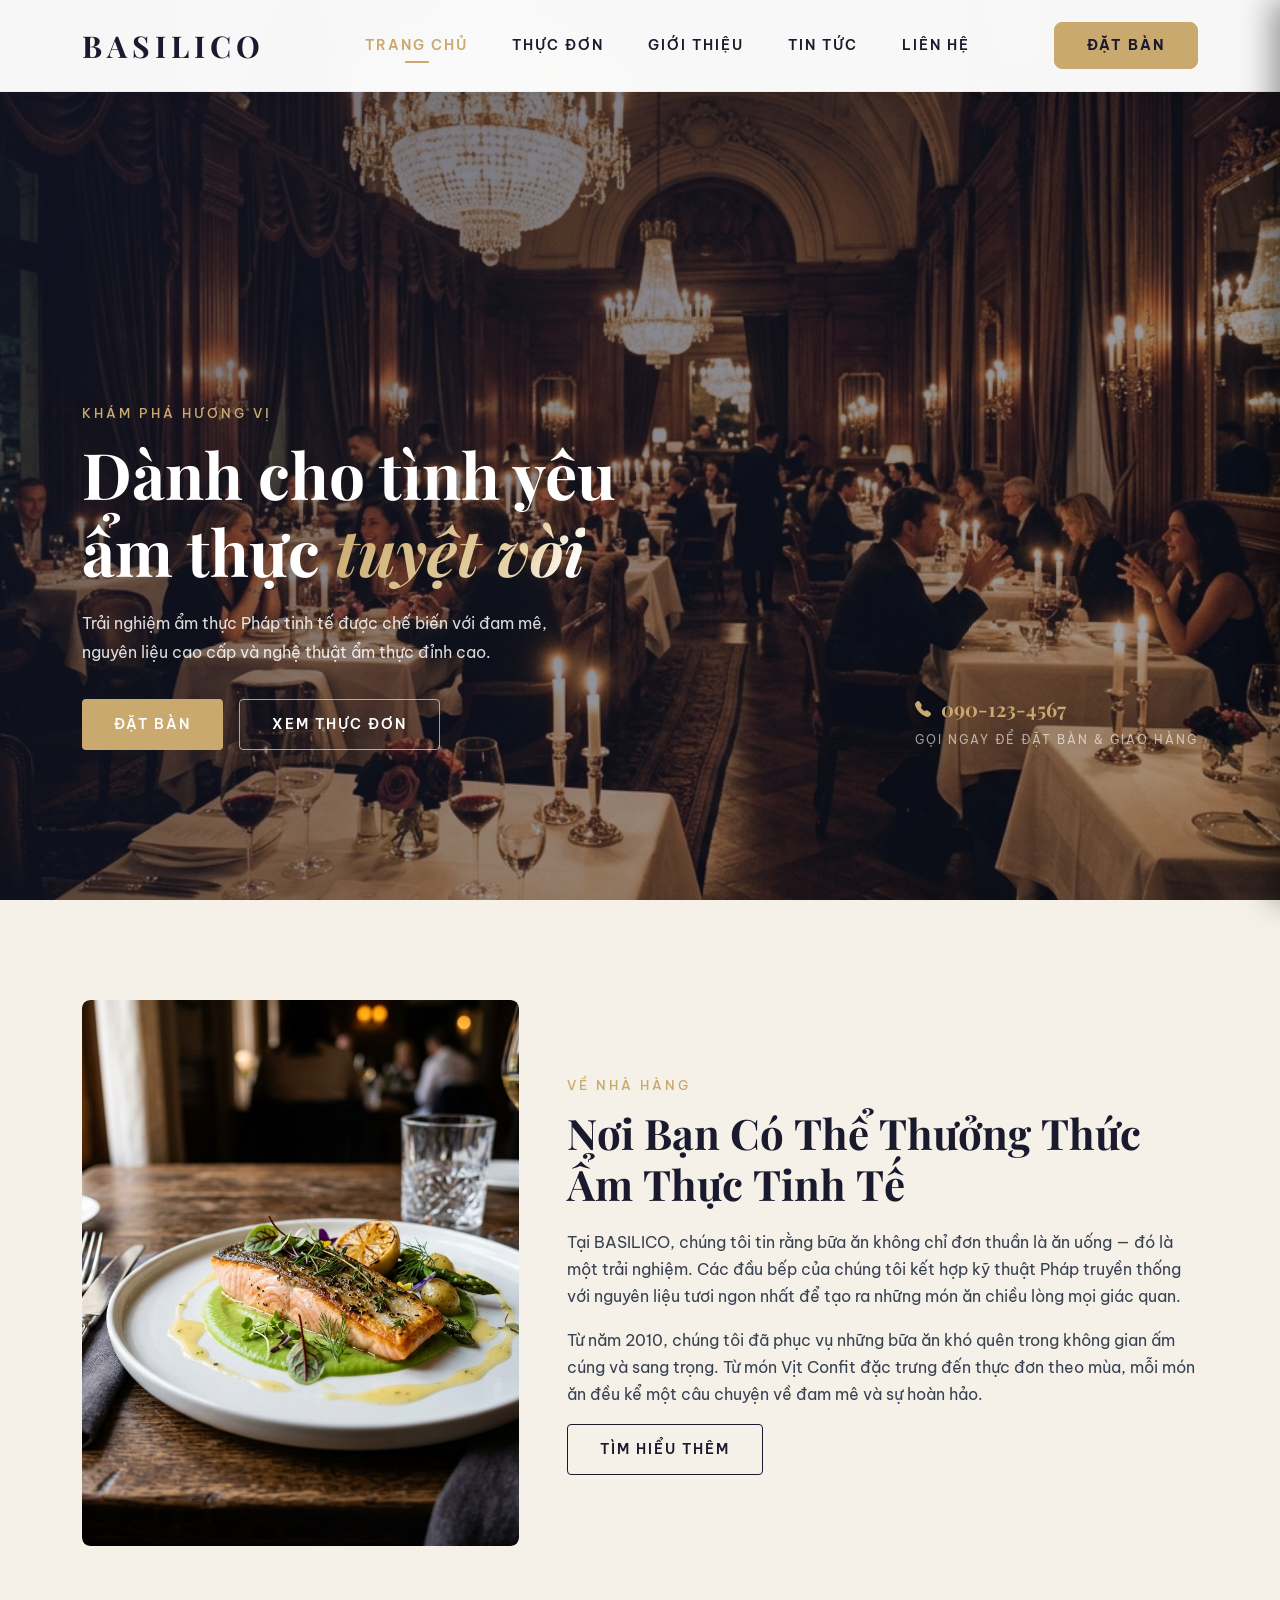
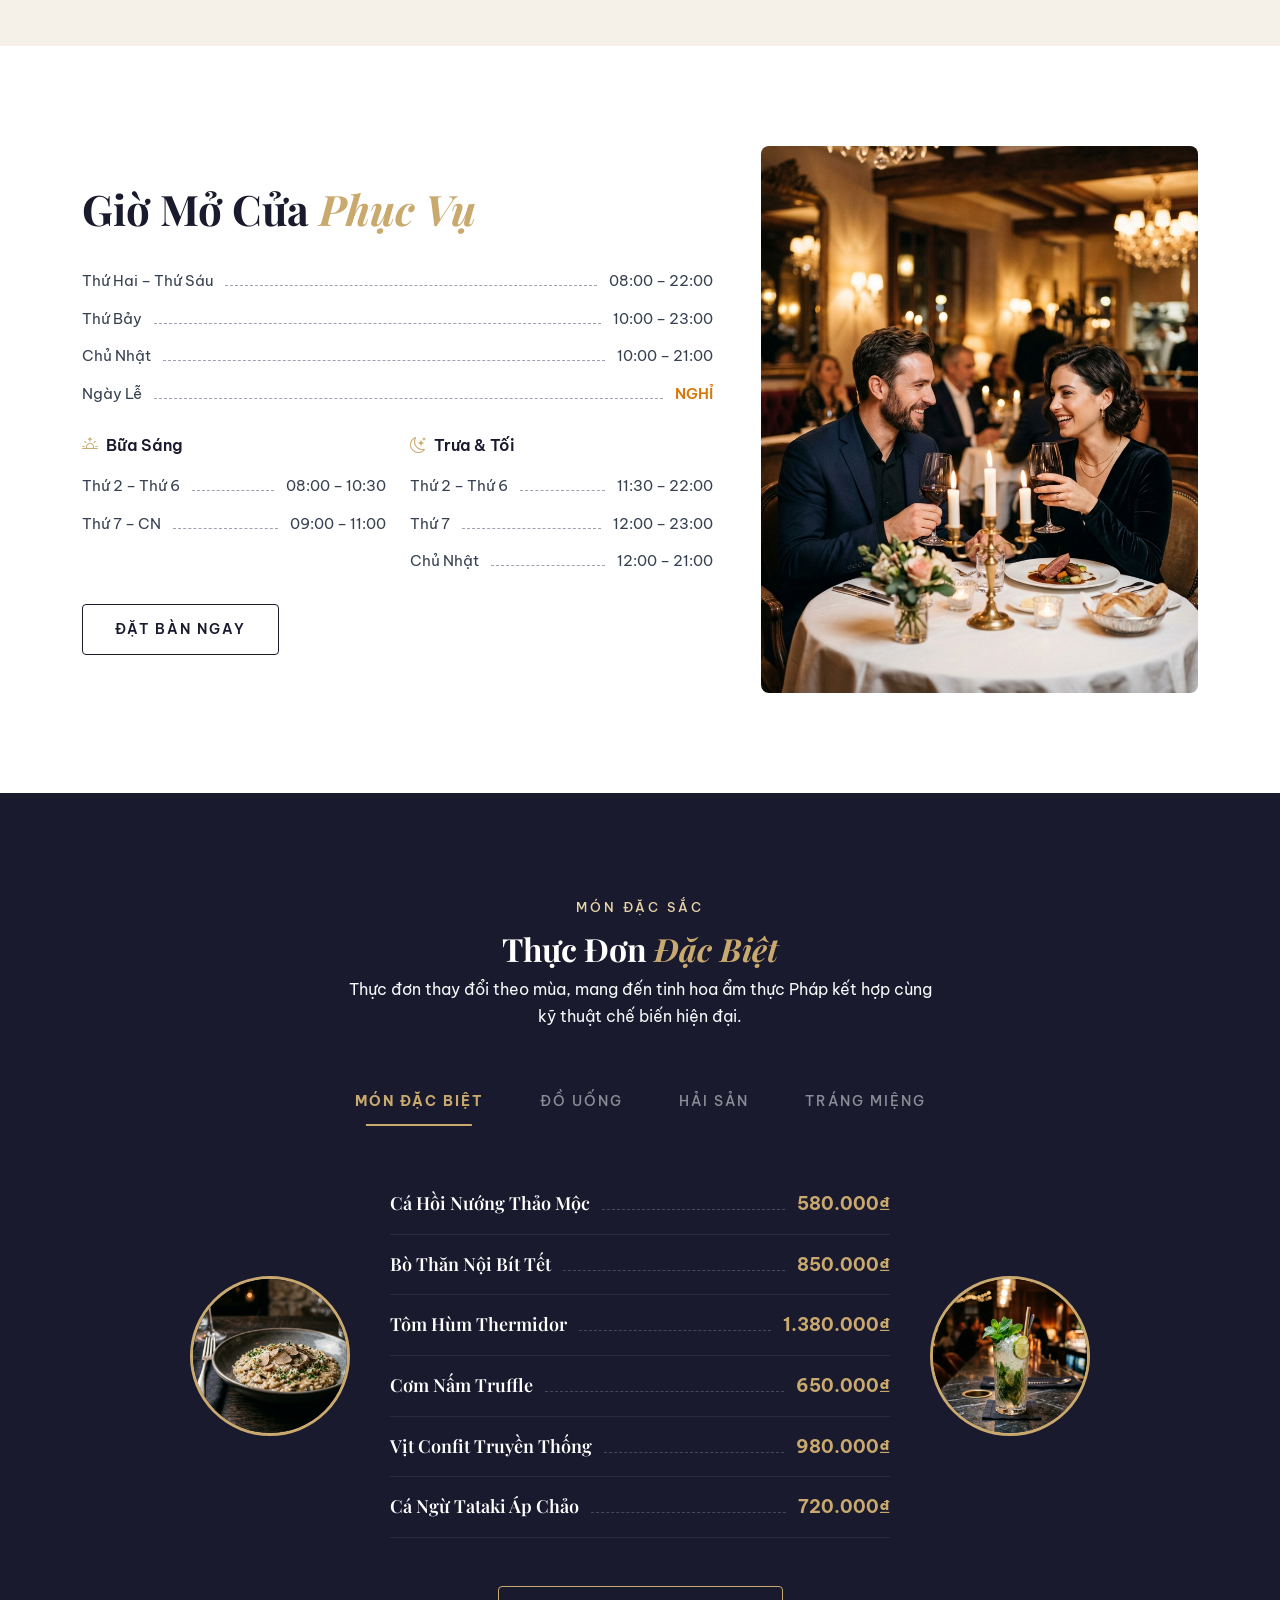
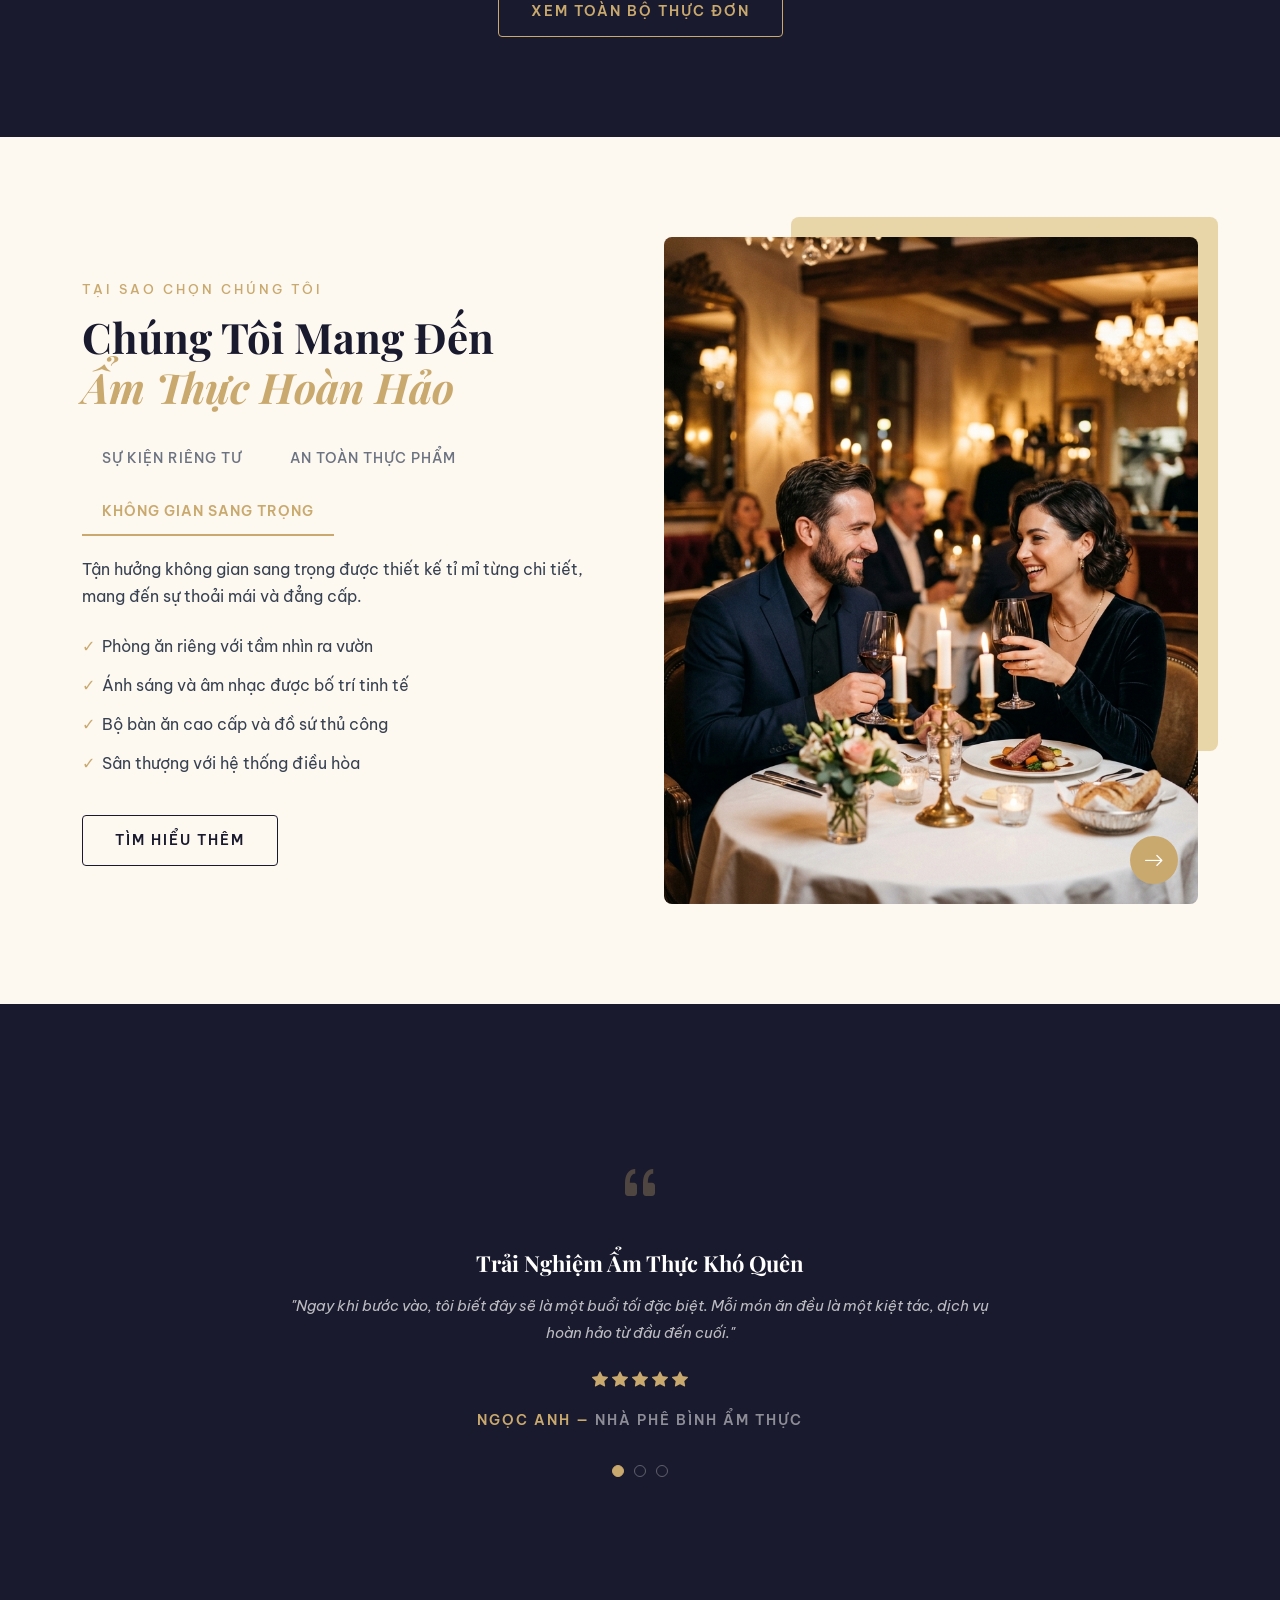
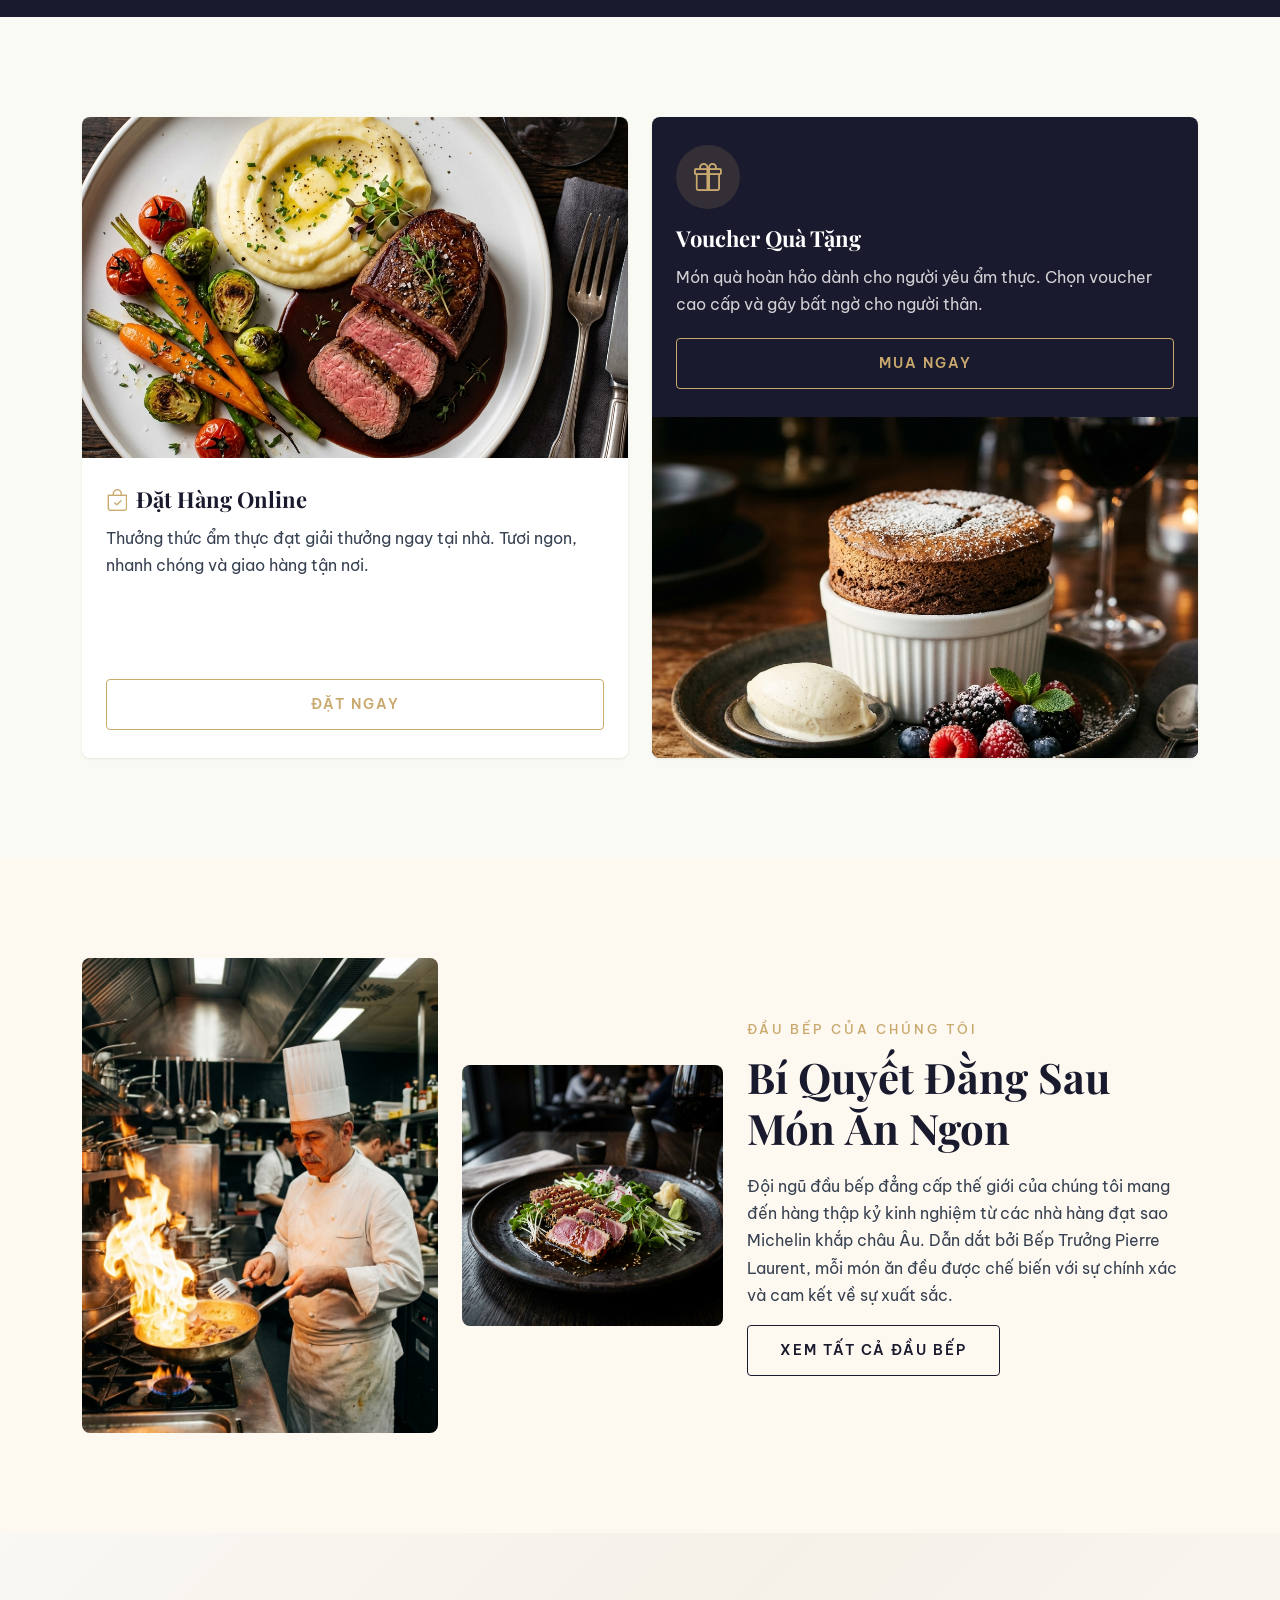
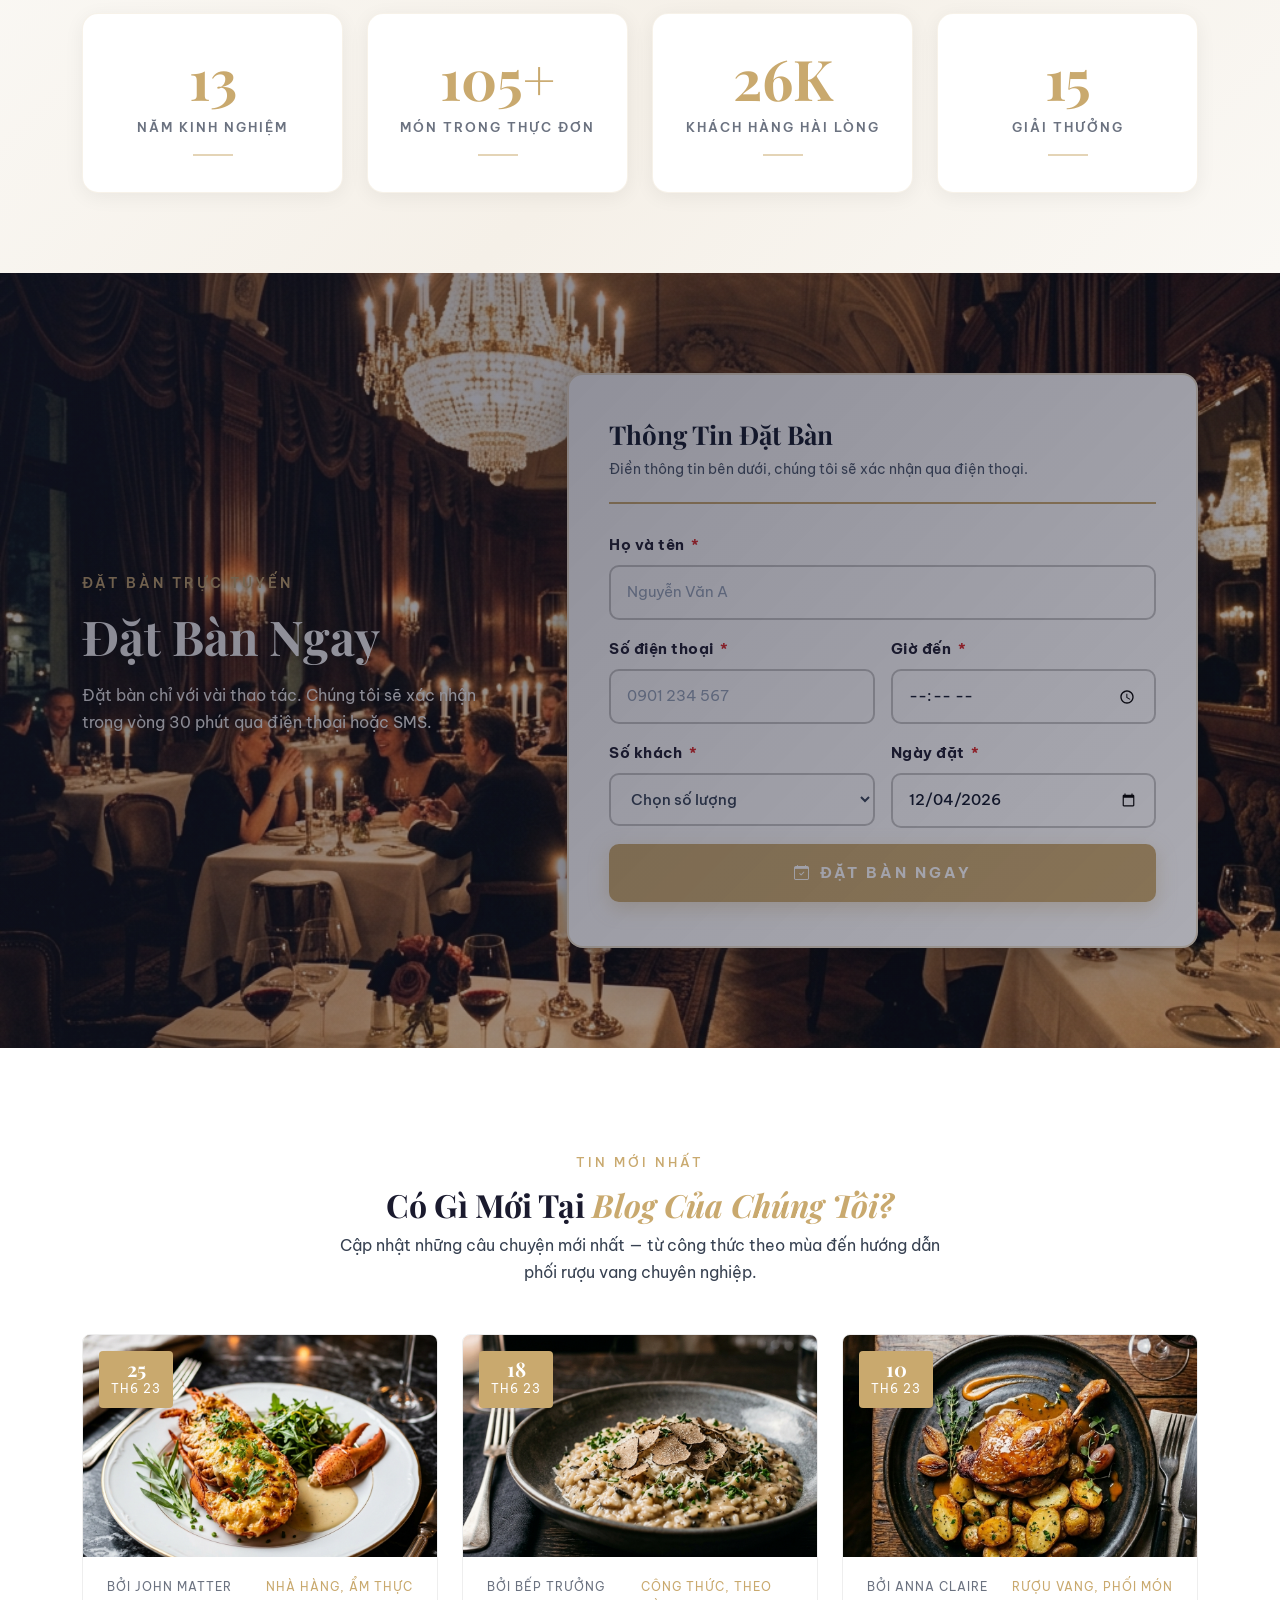
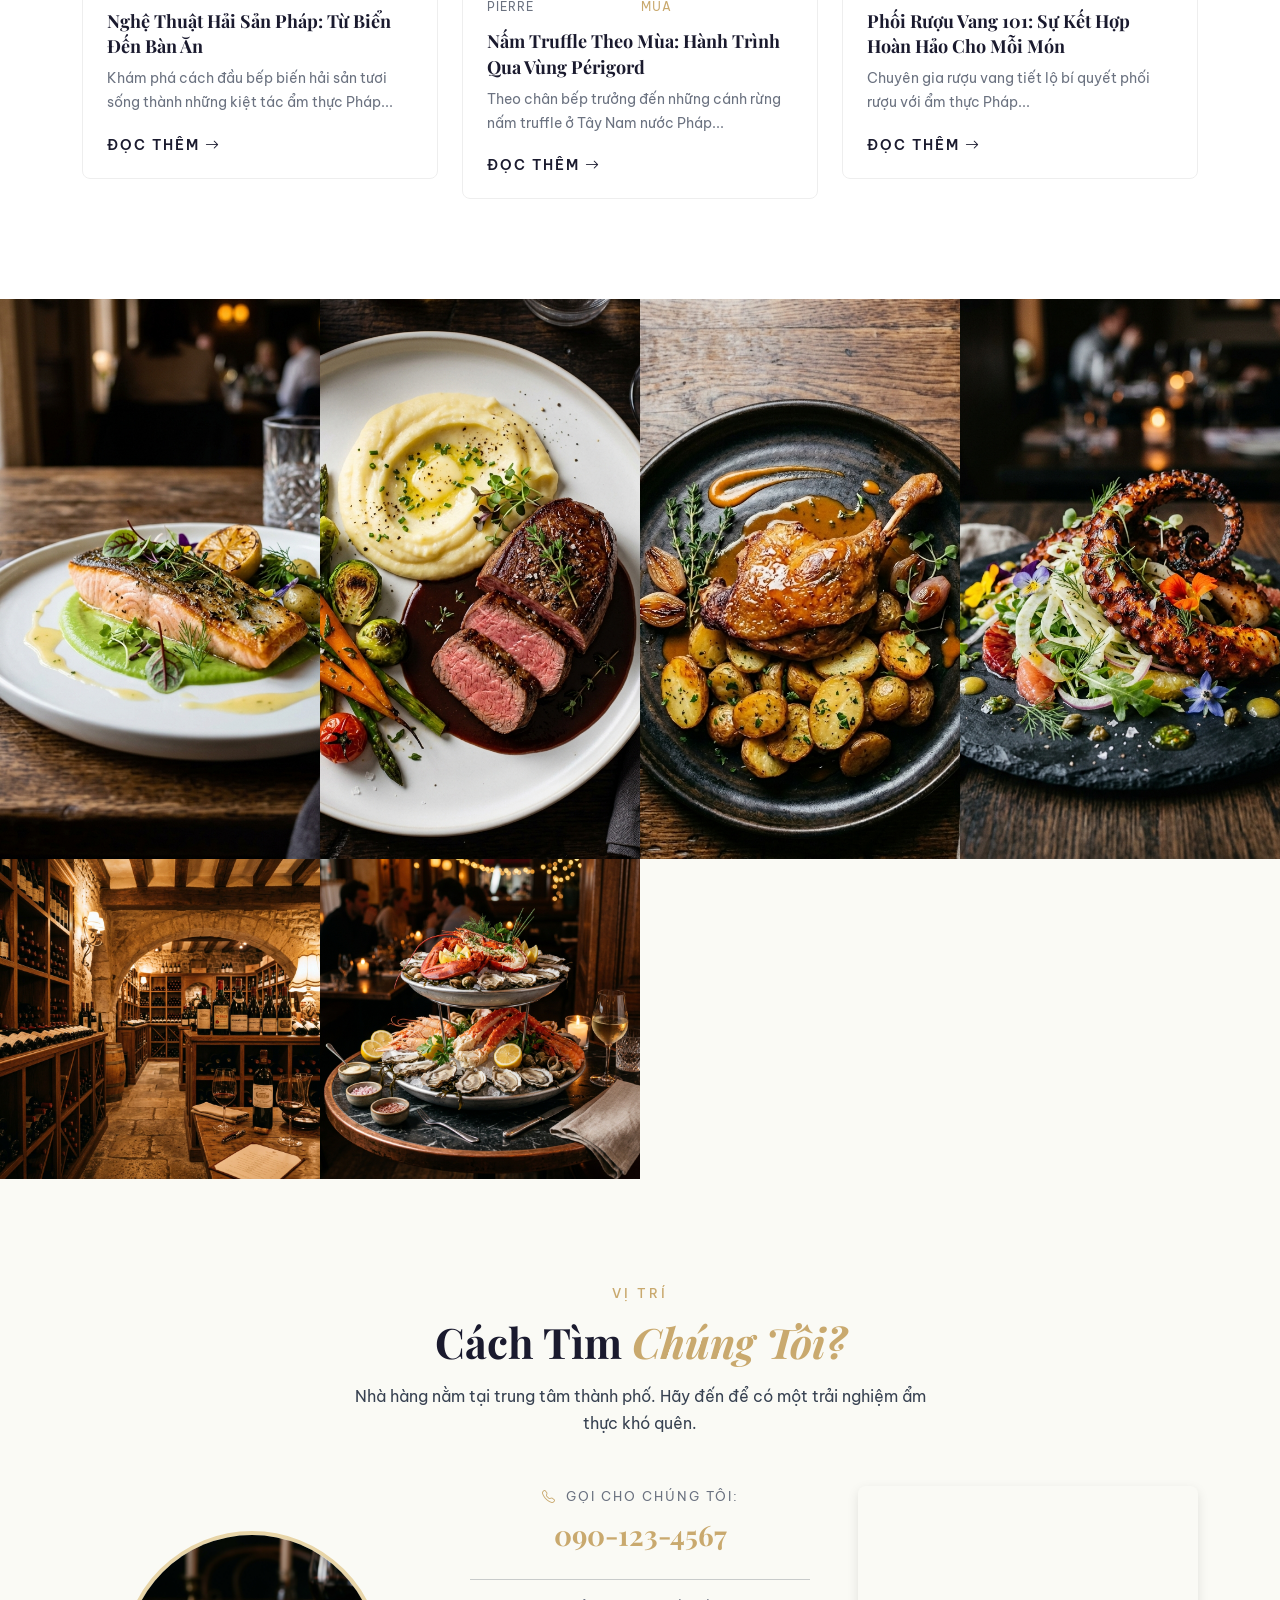
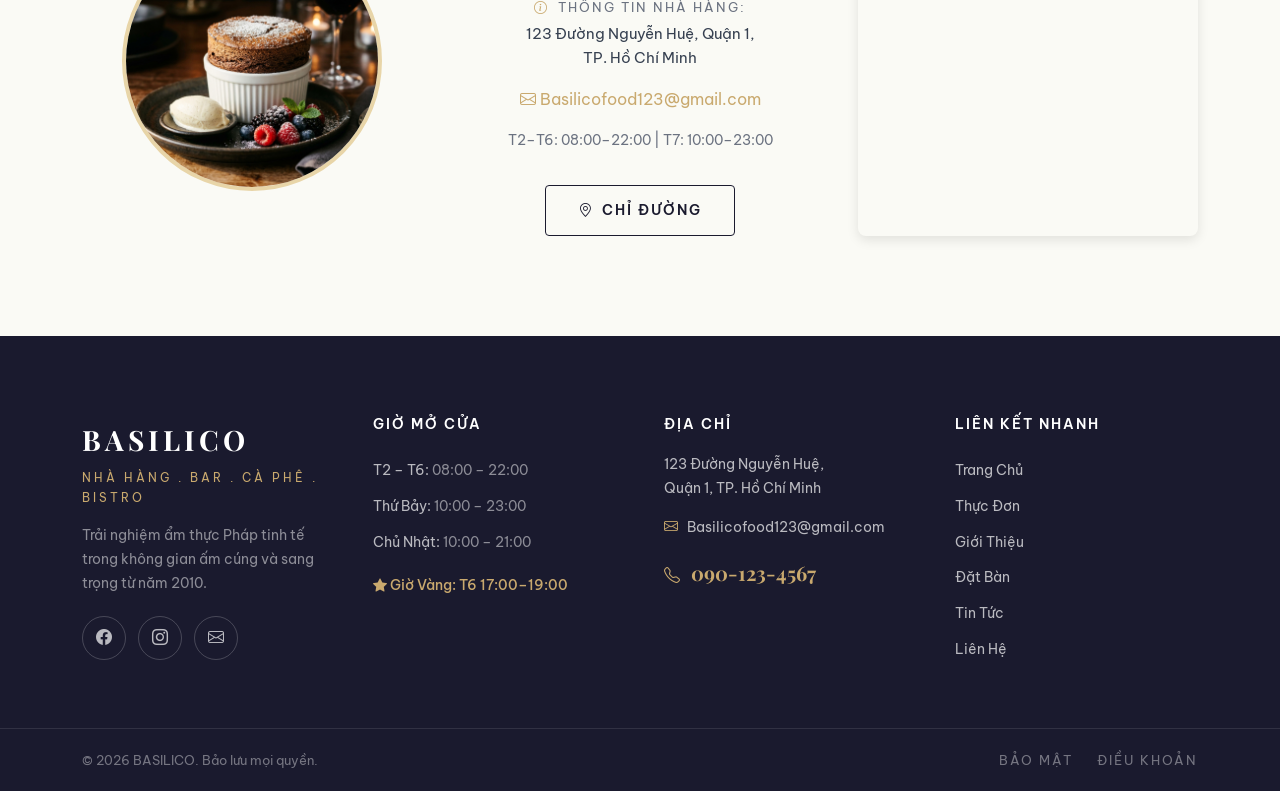
<file: Front-end/TrangChu/index.html>
﻿<!DOCTYPE html>
<html lang="vi">

<head>
  <meta charset="UTF-8">
  <meta name="viewport" content="width=device-width, initial-scale=1.0">
  <meta name="description"
    content="BASILICO – Nhà hàng Pháp cao cấp. Trải nghiệm ẩm thực tinh tế, đặt bàn trực tuyến và khám phá thực đơn đặc biệt.">
  <title>BASILICO | Nhà Hàng</title>

  <!-- Google Fonts -->
  <link rel="preconnect" href="https://fonts.googleapis.com">
  <link rel="preconnect" href="https://fonts.gstatic.com" crossorigin>
  <link
    href="https://fonts.googleapis.com/css2?family=Playfair+Display:ital,wght@0,400;0,600;0,700;1,400&family=Be+Vietnam+Pro:wght@300;400;500;600;700&display=swap"
    rel="stylesheet">

  <!-- Bootstrap 5.3 -->
  <link href="https://cdn.jsdelivr.net/npm/bootstrap@5.3.3/dist/css/bootstrap.min.css" rel="stylesheet">
  <link href="https://cdn.jsdelivr.net/npm/bootstrap-icons@1.11.3/font/bootstrap-icons.min.css" rel="stylesheet">

  <!-- CSS -->
  <link rel="stylesheet" href="../../global.css">
  <link rel="stylesheet" href="css/style.css">
</head>

<body>

  <!-- ==========================================
       PRELOADER — Màn hình tải trang
       ========================================== -->
  <div class="preloader" id="preloader" aria-hidden="true">
    <div class="preloader-inner">
      <span class="preloader-logo">BASILICO</span>
      <div class="preloader-progress">
        <div class="preloader-progress-bar" id="preloaderBar"></div>
      </div>
    </div>
  </div>


  <!-- ==========================================
       PHẦN 1: HEADER — Thanh điều hướng
       ========================================== -->
  <header id="sec-01" class="site-header">
    <nav class="navbar navbar-expand-lg" aria-label="Điều hướng chính">
      <div class="container">

        <!-- Logo -->
        <a class="navbar-brand" href="../TrangChu/index.html">
          <span class="logo-text">BASILICO</span>
        </a>

        <!-- Menu chính (hiển thị trên desktop) -->
        <div class="collapse navbar-collapse justify-content-center" id="navbarMain">
          <ul class="navbar-nav">
            <li class="nav-item"><a class="nav-link active" href="../TrangChu/index.html" aria-current="page">TRANG
                CHỦ</a></li>
            <li class="nav-item"><a class="nav-link" href="../ThucDon/index.html">THỰC ĐƠN</a></li>
            <li class="nav-item"><a class="nav-link" href="../GioiThieu/index.html">GIỚI THIỆU</a></li>
            <li class="nav-item"><a class="nav-link" href="../Blog/index.html">TIN TỨC</a></li>
            <li class="nav-item"><a class="nav-link" href="../LienHe/index.html">LIÊN HỆ</a></li>
          </ul>
        </div>

        <!-- Nút hành động (bên phải) -->
        <div class="header-actions">
          <a href="../DatBan/index.html" class="btn btn-book-table">ĐẶT BÀN</a>
          <button class="hamburger-btn d-lg-none" id="hd-10" type="button" aria-label="Mở menu điều hướng"
            aria-expanded="false">
            <i class="bi bi-list"></i>
          </button>
        </div>

      </div>
    </nav>
  </header>


  <!-- ==========================================
       SIDEBAR — Menu trên điện thoại
       ========================================== -->
  <div class="sidebar-overlay" id="sidebarOverlay"></div>
  <aside class="mobile-sidebar" id="mobileSidebar" aria-label="Menu di động">
    <button class="sidebar-close" id="sidebarClose" aria-label="Đóng menu">
      <i class="bi bi-x-lg"></i>
    </button>
    <nav>
      <ul class="sidebar-nav">
        <li><a href="../TrangChu/index.html" class="active">TRANG CHỦ</a></li>
        <li><a href="../ThucDon/index.html">THỰC ĐƠN</a></li>
        <li><a href="../GioiThieu/index.html">GIỚI THIỆU</a></li>
        <li><a href="../Blog/index.html">TIN TỨC</a></li>
        <li><a href="../LienHe/index.html">LIÊN HỆ</a></li>
      </ul>
    </nav>
    <div class="sidebar-cta">
      <a href="../DatBan/index.html" class="btn btn-book-table w-100">ĐẶT BÀN NGAY</a>
    </div>
    <div class="sidebar-social">
      <a href="https://facebook.com/basilico" target="_blank" rel="noopener" aria-label="Facebook"><i
          class="bi bi-facebook"></i></a>
      <a href="https://instagram.com/basilico" target="_blank" rel="noopener" aria-label="Instagram"><i
          class="bi bi-instagram"></i></a>
      <a href="mailto:Basilicofood123@gmail.com" aria-label="Email"><i class="bi bi-envelope"></i></a>
    </div>
  </aside>


  <main id="main-content">

    <!-- ==========================================
       PHẦN 2: HERO — Ảnh nền toàn màn hình
       ========================================== -->
    <section id="sec-02" class="hero-section">
      <div class="hero-bg">
        <img src="../../assets/french_restaurant_hero.png" alt="Không gian nhà hàng BASILICO sang trọng"
          loading="eager">
      </div>
      <div class="hero-overlay"></div>

      <div class="hero-content container">
        <div class="hero-text">
          <span class="eyebrow animate-entry">Khám Phá Hương Vị</span>
          <h1 class="animate-entry">Dành cho tình yêu<br>ẩm thực <em>tuyệt vời</em></h1>
          <p class="animate-entry">
            Trải nghiệm ẩm thực Pháp tinh tế được chế biến với đam mê,<br>
            nguyên liệu cao cấp và nghệ thuật ẩm thực đỉnh cao.
          </p>
          <div class="hero-cta-group animate-entry">
            <a href="#sec-10" class="btn btn-cta-primary btn-pulse-glow">ĐẶT BÀN</a>
            <a href="#sec-05" class="btn btn-cta-ghost">XEM THỰC ĐƠN</a>
          </div>
        </div>

        <div class="hero-phone animate-entry">
          <a href="tel:0901234567" class="phone-link">
            <i class="bi bi-telephone-fill"></i>
            <span>090-123-4567</span>
          </a>
          <small>GỌI NGAY ĐỂ ĐẶT BÀN &amp; GIAO HÀNG</small>
        </div>
      </div>
    </section>


    <!-- ==========================================
       PHẦN 3: GIỚI THIỆU — Về nhà hàng
       ========================================== -->
    <section id="sec-03" class="section-about">
      <div class="container">
        <div class="row align-items-center g-5">

          <div class="col-lg-5 reveal-left">
            <div class="about-image-wrapper img-zoom-container">
              <div class="about-deco-block"></div>
              <img src="../../assets/french_salmon.png" alt="Cá hồi nướng thảo mộc trên đĩa sứ" class="about-img"
                loading="lazy">
            </div>
          </div>

          <div class="col-lg-7 reveal-right">
            <span class="eyebrow">VỀ NHÀ HÀNG</span>
            <h2 data-text-reveal>Nơi Bạn Có Thể Thưởng Thức Ẩm Thực Tinh Tế</h2>
            <p>
              Tại BASILICO, chúng tôi tin rằng bữa ăn không chỉ đơn thuần là ăn uống —
              đó là một trải nghiệm. Các đầu bếp của chúng tôi kết hợp kỹ thuật Pháp
              truyền thống với nguyên liệu tươi ngon nhất để tạo ra những món ăn
              chiều lòng mọi giác quan.
            </p>
            <p>
              Từ năm 2010, chúng tôi đã phục vụ những bữa ăn khó quên trong không gian
              ấm cúng và sang trọng. Từ món Vịt Confit đặc trưng đến thực đơn theo mùa,
              mỗi món ăn đều kể một câu chuyện về đam mê và sự hoàn hảo.
            </p>
            <a href="../GioiThieu/index.html" class="btn btn-outline-dark">TÌM HIỂU THÊM</a>
          </div>

        </div>
      </div>
    </section>


    <!-- ==========================================
       PHẦN 4: GIỜ MỞ CỬA — Thời gian phục vụ
       ========================================== -->
    <section id="sec-04" class="section-hours">
      <div class="container">
        <div class="row align-items-center g-5">

          <div class="col-lg-7 reveal-left">
            <h2>Giờ Mở Cửa <em>Phục Vụ</em></h2>

            <!-- Giờ chung -->
            <div class="hours-row">
              <span>Thứ Hai – Thứ Sáu</span>
              <span class="hours-dots"></span>
              <span>08:00 – 22:00</span>
            </div>
            <div class="hours-row">
              <span>Thứ Bảy</span>
              <span class="hours-dots"></span>
              <span>10:00 – 23:00</span>
            </div>
            <div class="hours-row">
              <span>Chủ Nhật</span>
              <span class="hours-dots"></span>
              <span>10:00 – 21:00</span>
            </div>
            <div class="hours-row hours-closed">
              <span>Ngày Lễ</span>
              <span class="hours-dots"></span>
              <span>NGHỈ</span>
            </div>

            <!-- Giờ chi tiết -->
            <div class="row mt-4">
              <div class="col-sm-6">
                <h5 class="hours-subtitle"><i class="bi bi-sunrise"></i> Bữa Sáng</h5>
                <div class="hours-row">
                  <span>Thứ 2 – Thứ 6</span><span class="hours-dots"></span><span>08:00 – 10:30</span>
                </div>
                <div class="hours-row">
                  <span>Thứ 7 – CN</span><span class="hours-dots"></span><span>09:00 – 11:00</span>
                </div>
              </div>
              <div class="col-sm-6">
                <h5 class="hours-subtitle"><i class="bi bi-moon-stars"></i> Trưa &amp; Tối</h5>
                <div class="hours-row">
                  <span>Thứ 2 – Thứ 6</span><span class="hours-dots"></span><span>11:30 – 22:00</span>
                </div>
                <div class="hours-row">
                  <span>Thứ 7</span><span class="hours-dots"></span><span>12:00 – 23:00</span>
                </div>
                <div class="hours-row">
                  <span>Chủ Nhật</span><span class="hours-dots"></span><span>12:00 – 21:00</span>
                </div>
              </div>
            </div>

            <a href="#sec-10" class="btn btn-outline-dark mt-4">ĐẶT BÀN NGAY</a>
          </div>

          <div class="col-lg-5 reveal-right">
            <img src="../../assets/french_dining_experience.png" alt="Bàn ăn sang trọng với nến và hoa"
              class="hours-img" loading="lazy">
          </div>

        </div>
      </div>
    </section>


    <!-- ==========================================
       PHẦN 5: THỰC ĐƠN ĐẶC BIỆT — Tabs chuyển món
       ========================================== -->
    <section id="sec-05" class="section-menu">
      <div class="container">

        <div class="text-center mb-5 reveal-up">
          <span class="eyebrow eyebrow-light">MÓN ĐẶC SẮC</span>
          <h2 class="text-white">Thực Đơn <em>Đặc Biệt</em></h2>
          <p class="text-light mx-auto section-subtitle">
            Thực đơn thay đổi theo mùa, mang đến tinh hoa ẩm thực Pháp
            kết hợp cùng kỹ thuật chế biến hiện đại.
          </p>
        </div>

        <!-- Thanh chuyển tab -->
        <div class="menu-tabs reveal-up" role="tablist">
          <button class="menu-tab active" data-tab="special" role="tab" aria-selected="true">MÓN ĐẶC BIỆT</button>
          <button class="menu-tab" data-tab="drinks" role="tab" aria-selected="false">ĐỒ UỐNG</button>
          <button class="menu-tab" data-tab="seafood" role="tab" aria-selected="false">HẢI SẢN</button>
          <button class="menu-tab" data-tab="desserts" role="tab" aria-selected="false">TRÁNG MIỆNG</button>
        </div>

        <!-- Nội dung thực đơn -->
        <div class="menu-content-wrapper">
          <div class="menu-deco-left reveal-left">
            <img src="../../assets/french_truffle_risotto.png" alt="Cơm nấm truffle" class="menu-deco-img"
              loading="lazy">
          </div>
          <div class="menu-list" id="menuList" role="tabpanel"></div>
          <div class="menu-deco-right reveal-right">
            <img src="../../assets/french_cocktail_mojito.png" alt="Cocktail cổ điển" class="menu-deco-img"
              loading="lazy">
          </div>
        </div>

        <div class="text-center mt-5 reveal-up">
          <a href="../ThucDon/index.html" class="btn btn-outline-gold">XEM TOÀN BỘ THỰC ĐƠN</a>
        </div>

      </div>
    </section>


    <!-- ==========================================
       PHẦN 6: TẠI SAO CHỌN CHÚNG TÔI
       ========================================== -->
    <section id="sec-06" class="section-why">
      <div class="container">
        <div class="row align-items-center g-5">

          <div class="col-lg-6 reveal-left">
            <span class="eyebrow">TẠI SAO CHỌN CHÚNG TÔI</span>
            <h2>Chúng Tôi Mang Đến<br><em>Ẩm Thực Hoàn Hảo</em></h2>

            <div class="why-tabs" role="tablist">
              <button class="why-tab" data-why="event" role="tab">SỰ KIỆN RIÊNG TƯ</button>
              <button class="why-tab" data-why="safety" role="tab">AN TOÀN THỰC PHẨM</button>
              <button class="why-tab active" data-why="luxury" role="tab">KHÔNG GIAN SANG TRỌNG</button>
            </div>

            <div class="why-content" id="whyContent"></div>
            <a href="../GioiThieu/index.html" class="btn btn-outline-dark mt-3">TÌM HIỂU THÊM</a>
          </div>

          <div class="col-lg-6 reveal-right">
            <div class="why-image-wrapper">
              <div class="why-deco-block"></div>
              <img src="../../assets/french_dining_experience.png" alt="Trải nghiệm ẩm thực sang trọng" class="why-img"
                loading="lazy">
              <button class="why-next-btn" aria-label="Ảnh tiếp theo">
                <i class="bi bi-arrow-right"></i>
              </button>
            </div>
          </div>

        </div>
      </div>
    </section>


    <!-- ==========================================
       PHẦN 7: ĐÁNH GIÁ — Ý kiến khách hàng
       ========================================== -->
    <section id="sec-07" class="section-testimonials">
      <div class="container">
        <div class="testimonials-carousel" id="testimonialsCarousel">

          <div class="testimonial-icon"><i class="bi bi-quote"></i></div>

          <!-- Đánh giá 1 -->
          <div class="testimonial-slide active" data-slide="0">
            <h3 class="testimonial-title">Trải Nghiệm Ẩm Thực Khó Quên</h3>
            <p class="testimonial-text">
              "Ngay khi bước vào, tôi biết đây sẽ là một buổi tối đặc biệt.
              Mỗi món ăn đều là một kiệt tác, dịch vụ hoàn hảo từ đầu đến cuối."
            </p>
            <div class="testimonial-stars">
              <i class="bi bi-star-fill"></i><i class="bi bi-star-fill"></i>
              <i class="bi bi-star-fill"></i><i class="bi bi-star-fill"></i>
              <i class="bi bi-star-fill"></i>
            </div>
            <p class="testimonial-author">NGỌC ANH — <span>NHÀ PHÊ BÌNH ẨM THỰC</span></p>
          </div>

          <!-- Đánh giá 2 -->
          <div class="testimonial-slide" data-slide="1">
            <h3 class="testimonial-title">Nghệ Thuật Ẩm Thực Đỉnh Cao</h3>
            <p class="testimonial-text">
              "BASILICO đã thay đổi hoàn toàn cách tôi nhìn nhận về ẩm thực cao cấp.
              Thực đơn theo mùa là một hành trình hương vị tuyệt vời."
            </p>
            <div class="testimonial-stars">
              <i class="bi bi-star-fill"></i><i class="bi bi-star-fill"></i>
              <i class="bi bi-star-fill"></i><i class="bi bi-star-fill"></i>
              <i class="bi bi-star-fill"></i>
            </div>
            <p class="testimonial-author">MINH TUẤN — <span>BLOGGER ẨM THỰC</span></p>
          </div>

          <!-- Đánh giá 3 -->
          <div class="testimonial-slide" data-slide="2">
            <h3 class="testimonial-title">Một Buổi Tối Hoàn Hảo</h3>
            <p class="testimonial-text">
              "Từ không gian đến cách phối rượu vang tuyệt vời, mọi thứ đều hoàn hảo.
              Món Tôm Hùm xứng đáng nhận được cả tràng pháo tay."
            </p>
            <div class="testimonial-stars">
              <i class="bi bi-star-fill"></i><i class="bi bi-star-fill"></i>
              <i class="bi bi-star-fill"></i><i class="bi bi-star-fill"></i>
              <i class="bi bi-star-half"></i>
            </div>
            <p class="testimonial-author">THANH &amp; HÀ — <span>KHÁCH HÀNG THÂN THIẾT</span></p>
          </div>

          <!-- Chấm điều hướng -->
          <div class="testimonial-dots" role="tablist">
            <button class="dot active" data-dot="0" role="tab" aria-label="Đánh giá 1" aria-selected="true"></button>
            <button class="dot" data-dot="1" role="tab" aria-label="Đánh giá 2" aria-selected="false"></button>
            <button class="dot" data-dot="2" role="tab" aria-label="Đánh giá 3" aria-selected="false"></button>
          </div>

        </div>
      </div>
    </section>


    <!-- ==========================================
       PHẦN 8: ĐẶT HÀNG & VOUCHER QUÀ TẶNG
       ========================================== -->
    <section id="sec-08" class="section-order">
      <div class="container">
        <div class="row g-4 align-items-stretch">

          <!-- Đặt hàng trực tuyến -->
          <div class="col-md-6 reveal-left">
            <div class="order-card card-hover-lift">
              <img src="../../assets/french_beef_steak.png" alt="Bò bít tết cao cấp" class="order-card-img"
                loading="lazy">
              <div class="order-card-body">
                <h3><i class="bi bi-bag-check"></i> Đặt Hàng Online</h3>
                <p>Thưởng thức ẩm thực đạt giải thưởng ngay tại nhà. Tươi ngon, nhanh chóng và giao hàng tận nơi.</p>
                <a href="../ThucDon/index.html" class="btn btn-outline-gold">ĐẶT NGAY</a>
              </div>
            </div>
          </div>

          <!-- Voucher quà tặng -->
          <div class="col-md-6 reveal-right">
            <div class="order-card order-card-gift card-hover-lift">
              <div class="order-card-body">
                <div class="gift-icon"><i class="bi bi-gift"></i></div>
                <h3>Voucher Quà Tặng</h3>
                <p>Món quà hoàn hảo dành cho người yêu ẩm thực. Chọn voucher cao cấp và gây bất ngờ cho người thân.</p>
                <a href="../LienHe/index.html" class="btn btn-outline-gold">MUA NGAY</a>
              </div>
              <img src="../../assets/french_dessert_souffle.png" alt="Bánh soufflé sô-cô-la" class="order-card-img"
                loading="lazy">
            </div>
          </div>

        </div>
      </div>
    </section>


    <!-- ==========================================
       PHẦN 9: ĐẦU BẾP — Đội ngũ
       ========================================== -->
    <section id="sec-09" class="section-chef">
      <div class="container">
        <div class="row align-items-center g-4">

          <div class="col-lg-4 reveal-left">
            <img src="../../assets/french_chef_cooking.png" alt="Bếp trưởng đang chế biến món ăn"
              class="chef-img chef-img-large" loading="lazy">
          </div>

          <div class="col-lg-3 reveal-up">
            <img src="../../assets/french_tuna_tataki.png" alt="Đầu bếp thái cá ngừ tataki"
              class="chef-img chef-img-small" loading="lazy">
          </div>

          <div class="col-lg-5 reveal-right">
            <span class="eyebrow">ĐẦU BẾP CỦA CHÚNG TÔI</span>
            <h2 data-text-reveal>Bí Quyết Đằng Sau Món Ăn Ngon</h2>
            <p>
              Đội ngũ đầu bếp đẳng cấp thế giới của chúng tôi mang đến hàng thập kỷ
              kinh nghiệm từ các nhà hàng đạt sao Michelin khắp châu Âu. Dẫn dắt bởi
              Bếp Trưởng Pierre Laurent, mỗi món ăn đều được chế biến với sự chính xác
              và cam kết về sự xuất sắc.
            </p>
            <a href="../GioiThieu/index.html#team" class="btn btn-outline-dark">XEM TẤT CẢ ĐẦU BẾP</a>
          </div>

        </div>
      </div>
    </section>


    <!-- ==========================================
       PHẦN 9B: SỐ LIỆU — Thống kê nổi bật
       ========================================== -->
    <section id="sec-09b" class="section-stats">
      <div class="stats-bg">
        <img src="../../assets/french_restaurant_hero.png" alt="" loading="lazy">
      </div>
      <div class="stats-overlay"></div>
      <div class="container position-relative">
        <div class="row g-4 text-center stagger-grid">
          <div class="col-6 col-lg-3">
            <div class="stat-item">
              <span class="stat-number" data-target="15">0</span>
              <span class="stat-label">Năm Kinh Nghiệm</span>
            </div>
          </div>
          <div class="col-6 col-lg-3">
            <div class="stat-item">
              <span class="stat-number" data-target="120" data-suffix="+">0</span>
              <span class="stat-label">Món Trong Thực Đơn</span>
            </div>
          </div>
          <div class="col-6 col-lg-3">
            <div class="stat-item">
              <span class="stat-number" data-target="30" data-suffix="K">0</span>
              <span class="stat-label">Khách Hàng Hài Lòng</span>
            </div>
          </div>
          <div class="col-6 col-lg-3">
            <div class="stat-item">
              <span class="stat-number" data-target="18">0</span>
              <span class="stat-label">Giải Thưởng</span>
            </div>
          </div>
        </div>
      </div>
    </section>


    <!-- ==========================================
       PHẦN 10: ĐẶT BÀN — Form đặt chỗ
       ========================================== -->
    <section id="sec-10" class="section-reservation">
      <div class="reservation-bg">
        <img src="../../assets/french_restaurant_hero.png" alt="" loading="lazy">
      </div>
      <div class="reservation-overlay"></div>

      <div class="container position-relative">
        <div class="row align-items-center g-5">

          <div class="col-lg-5 text-white reveal-left">
            <span class="eyebrow eyebrow-gold">ĐẶT BÀN TRỰC TUYẾN</span>
            <h2 class="text-white" data-text-reveal>Đặt Bàn Ngay</h2>
            <p style="color: rgba(255,255,255,0.8);">Đặt bàn chỉ với vài thao tác. Chúng tôi sẽ xác nhận trong vòng 30 phút qua điện thoại hoặc SMS.</p>
          </div>

          <div class="col-lg-7 reveal-right">
            <form class="reservation-form" id="reservationForm" novalidate>

              <div class="reservation-form-header">
                <h3>Thông Tin Đặt Bàn</h3>
                <p>Điền thông tin bên dưới, chúng tôi sẽ xác nhận qua điện thoại.</p>
              </div>

              <div class="mb-3">
                <label for="rsv-name" class="form-label-light">Họ và tên <span class="required">*</span></label>
                <input type="text" class="form-control" id="rsv-name" placeholder="Nguyễn Văn A" required minlength="2"
                  autocomplete="name">
                <div class="invalid-feedback" role="alert"></div>
              </div>

              <div class="row g-3 mb-3">
                <div class="col-sm-6">
                  <label for="rsv-phone" class="form-label-light">Số điện thoại <span class="required">*</span></label>
                  <input type="tel" class="form-control" id="rsv-phone" placeholder="0901 234 567" required
                    pattern="[0-9]{10,11}" autocomplete="tel">
                  <div class="invalid-feedback" role="alert"></div>
                </div>
                <div class="col-sm-6">
                  <label for="rsv-time" class="form-label-light">Giờ đến <span class="required">*</span></label>
                  <input type="time" class="form-control" id="rsv-time" required>
                  <div class="invalid-feedback" role="alert"></div>
                </div>
              </div>

              <div class="row g-3 mb-3">
                <div class="col-sm-6">
                  <label for="rsv-guests" class="form-label-light">Số khách <span class="required">*</span></label>
                  <select class="form-select" id="rsv-guests" required>
                    <option value="" disabled selected>Chọn số lượng</option>
                    <option value="1">1 người</option>
                    <option value="2">2 người</option>
                    <option value="3">3 người</option>
                    <option value="4">4 người</option>
                    <option value="5">5 người</option>
                    <option value="6">6+ người</option>
                  </select>
                  <div class="invalid-feedback" role="alert"></div>
                </div>
                <div class="col-sm-6">
                  <label for="rsv-date" class="form-label-light">Ngày đặt <span class="required">*</span></label>
                  <input type="date" class="form-control" id="rsv-date" required>
                  <div class="invalid-feedback" role="alert"></div>
                </div>
              </div>

              <button type="submit" class="btn btn-submit-reservation w-100" id="rsv-submit">
                <i class="bi bi-calendar-check"></i> ĐẶT BÀN NGAY
              </button>

            </form>
          </div>

        </div>
      </div>
    </section>


    <!-- ==========================================
       PHẦN 11: TIN TỨC — Bài viết blog
       ========================================== -->
    <section id="sec-11" class="section-blog">
      <div class="container">

        <div class="text-center mb-5 reveal-up">
          <span class="eyebrow">TIN MỚI NHẤT</span>
          <h2>Có Gì Mới Tại <em>Blog Của Chúng Tôi?</em></h2>
          <p class="mx-auto section-subtitle">
            Cập nhật những câu chuyện mới nhất — từ công thức theo mùa đến hướng dẫn phối rượu vang chuyên nghiệp.
          </p>
        </div>

        <div class="row g-4">

          <!-- Bài viết 1 -->
          <div class="col-md-6 col-lg-4 reveal-up">
            <article class="blog-card">
              <div class="blog-card-img-wrapper">
                <div class="blog-date-badge">
                  <span class="day">25</span><span class="month">Th6 23</span>
                </div>
                <img src="../../assets/french_lobster.png" alt="Chế biến Tôm Hùm Thermidor" loading="lazy">
              </div>
              <div class="blog-card-body">
                <div class="blog-meta">
                  <span>BỞI JOHN MATTER</span>
                  <span class="blog-tags">NHÀ HÀNG, ẨM THỰC</span>
                </div>
                <h3>Nghệ Thuật Hải Sản Pháp: Từ Biển Đến Bàn Ăn</h3>
                <p>Khám phá cách đầu bếp biến hải sản tươi sống thành những kiệt tác ẩm thực Pháp...</p>
                <a href="../Blog/index.html" class="blog-read-more">ĐỌC THÊM <i class="bi bi-arrow-right"></i></a>
              </div>
            </article>
          </div>

          <!-- Bài viết 2 -->
          <div class="col-md-6 col-lg-4 reveal-up" style="--reveal-delay: 100ms">
            <article class="blog-card">
              <div class="blog-card-img-wrapper">
                <div class="blog-date-badge">
                  <span class="day">18</span><span class="month">Th6 23</span>
                </div>
                <img src="../../assets/french_truffle_risotto.png" alt="Cơm nấm truffle" loading="lazy">
              </div>
              <div class="blog-card-body">
                <div class="blog-meta">
                  <span>BỞI BẾP TRƯỞNG PIERRE</span>
                  <span class="blog-tags">CÔNG THỨC, THEO MÙA</span>
                </div>
                <h3>Nấm Truffle Theo Mùa: Hành Trình Qua Vùng Périgord</h3>
                <p>Theo chân bếp trưởng đến những cánh rừng nấm truffle ở Tây Nam nước Pháp...</p>
                <a href="../Blog/index.html" class="blog-read-more">ĐỌC THÊM <i class="bi bi-arrow-right"></i></a>
              </div>
            </article>
          </div>

          <!-- Bài viết 3 -->
          <div class="col-md-6 col-lg-4 reveal-up" style="--reveal-delay: 200ms">
            <article class="blog-card">
              <div class="blog-card-img-wrapper">
                <div class="blog-date-badge">
                  <span class="day">10</span><span class="month">Th6 23</span>
                </div>
                <img src="../../assets/french_duck_confit.png" alt="Vịt confit với khoai tây" loading="lazy">
              </div>
              <div class="blog-card-body">
                <div class="blog-meta">
                  <span>BỞI ANNA CLAIRE</span>
                  <span class="blog-tags">RƯỢU VANG, PHỐI MÓN</span>
                </div>
                <h3>Phối Rượu Vang 101: Sự Kết Hợp Hoàn Hảo Cho Mỗi Món</h3>
                <p>Chuyên gia rượu vang tiết lộ bí quyết phối rượu với ẩm thực Pháp...</p>
                <a href="../Blog/index.html" class="blog-read-more">ĐỌC THÊM <i class="bi bi-arrow-right"></i></a>
              </div>
            </article>
          </div>

        </div>
      </div>
    </section>


    <!-- ==========================================
       PHẦN 12: BỘ SƯU TẬP — Ảnh món ăn nổi bật
       ========================================== -->
    <section id="sec-12" class="section-gallery">
      <div class="gallery-grid">

        <!-- Ảnh 1: Cá hồi -->
        <div class="gallery-panel">
          <img src="../../assets/french_salmon.png" alt="Cá hồi nướng" loading="lazy">
          <div class="gallery-info">
            <span class="gallery-info-cat">Hải Sản — Đặc Trưng</span>
            <h3 class="gallery-info-title">Cá Hồi Nướng<br>&amp; Bơ Thảo Mộc</h3>
            <p class="gallery-info-desc">Cá hồi Đại Tây Dương nướng chậm với bơ thảo mộc Normandy và rau vườn.</p>
            <span class="gallery-info-arrow"><i class="bi bi-arrow-right"></i></span>
          </div>
        </div>

        <!-- Ảnh 2: Bò Wagyu -->
        <div class="gallery-panel">
          <img src="../../assets/french_beef_steak.png" alt="Bò Wagyu bít tết" loading="lazy">
          <div class="gallery-info">
            <span class="gallery-info-cat">Thịt — Cao Cấp</span>
            <h3 class="gallery-info-title">Bò Wagyu<br>&amp; Nước Sốt Truffle</h3>
            <p class="gallery-info-desc">Bò Wagyu A5 áp chảo với nước sốt nấm truffle đen, khoai tây nghiền mịn.</p>
            <span class="gallery-info-arrow"><i class="bi bi-arrow-right"></i></span>
          </div>
        </div>

        <!-- Ảnh 3: Vịt Confit -->
        <div class="gallery-panel">
          <img src="../../assets/french_duck_confit.png" alt="Vịt confit" loading="lazy">
          <div class="gallery-info">
            <span class="gallery-info-cat">Gia Cầm — Cổ Điển</span>
            <h3 class="gallery-info-title">Vịt Confit</h3>
            <p class="gallery-info-desc">Đùi vịt nấu chậm, da giòn rụm, khoai tây kiểu Sarladaise và sốt sung.</p>
            <span class="gallery-info-arrow"><i class="bi bi-arrow-right"></i></span>
          </div>
        </div>

        <!-- Ảnh 4: Bạch tuộc -->
        <div class="gallery-panel">
          <img src="../../assets/french_octopus_dish.png" alt="Bạch tuộc với thì là" loading="lazy">
          <div class="gallery-info">
            <span class="gallery-info-cat">Hải Sản — Đầu Bếp Chọn</span>
            <h3 class="gallery-info-title">Bạch Tuộc Mềm<br>&amp; Thì Là</h3>
            <p class="gallery-info-desc">Bạch tuộc hầm chậm với thì là bào mỏng, sốt chanh và thảo mộc Provence.</p>
            <span class="gallery-info-arrow"><i class="bi bi-arrow-right"></i></span>
          </div>
        </div>

        <!-- Ảnh 5: Hầm Rượu -->
        <div class="gallery-panel">
          <img src="../../assets/french_wine_cellar.png" alt="Hầm rượu vang" loading="lazy">
          <div class="gallery-info">
            <span class="gallery-info-cat">Không Gian — Hầm Rượu</span>
            <h3 class="gallery-info-title">Hầm Rượu Vang<br>&amp; Thưởng Thức</h3>
            <p class="gallery-info-desc">Bộ sưu tập hơn 500 nhãn rượu vang chọn lọc từ Pháp, Ý và Tây Ban Nha.</p>
            <span class="gallery-info-arrow"><i class="bi bi-arrow-right"></i></span>
          </div>
        </div>

        <!-- Ảnh 6: Hải Sản Tổng Hợp -->
        <div class="gallery-panel">
          <img src="../../assets/french_seafood_platter.png" alt="Đĩa hải sản tổng hợp" loading="lazy">
          <div class="gallery-info">
            <span class="gallery-info-cat">Hải Sản — Signature</span>
            <h3 class="gallery-info-title">Đĩa Hải Sản<br>&amp; Premium</h3>
            <p class="gallery-info-desc">Tôm hùm, hàu, cua và tôm tươi sống phục vụ trên đá xay kèm chanh và thảo mộc.</p>
            <span class="gallery-info-arrow"><i class="bi bi-arrow-right"></i></span>
          </div>
        </div>

      </div>
    </section>


    <!-- ==========================================
       PHẦN 13: VỊ TRÍ — Cách tìm chúng tôi
       ========================================== -->
    <section id="sec-13" class="section-location">
      <div class="container">

        <div class="text-center mb-5 reveal-up">
          <span class="eyebrow">VỊ TRÍ</span>
          <h2>Cách Tìm <em>Chúng Tôi?</em></h2>
          <p class="mx-auto section-subtitle">
            Nhà hàng nằm tại trung tâm thành phố. Hãy đến để có một trải nghiệm ẩm thực khó quên.
          </p>
        </div>

        <div class="row align-items-center g-5">

          <div class="col-lg-4 text-center reveal-left">
            <img src="../../assets/french_dessert_souffle.png" alt="Bánh soufflé sô-cô-la đặc trưng"
              class="location-deco-img" loading="lazy">
          </div>

          <div class="col-lg-4 reveal-up">
            <div class="location-info">
              <p class="location-label"><i class="bi bi-telephone"></i> GỌI CHO CHÚNG TÔI:</p>
              <a href="tel:0901234567" class="location-phone">090-123-4567</a>
              <hr>
              <p class="location-label"><i class="bi bi-info-circle"></i> THÔNG TIN NHÀ HÀNG:</p>
              <p class="location-address">123 Đường Nguyễn Huệ, Quận 1,<br>TP. Hồ Chí Minh</p>
              <p>
                <a href="mailto:Basilicofood123@gmail.com" class="location-email">
                  <i class="bi bi-envelope"></i> Basilicofood123@gmail.com
                </a>
              </p>
              <p class="location-hours">T2–T6: 08:00–22:00 | T7: 10:00–23:00</p>
              <a href="https://maps.google.com/?q=123+Nguyen+Hue+Quan+1+HCMC" target="_blank" rel="noopener noreferrer"
                class="btn btn-outline-dark mt-3">
                <i class="bi bi-geo-alt"></i> CHỈ ĐƯỜNG
              </a>
            </div>
          </div>

          <div class="col-lg-4 reveal-right">
            <div class="location-map">
              <iframe
                src="https://www.google.com/maps/embed?pb=!1m18!1m12!1m3!1d3919.5177580567037!2d106.70132!3d10.77394!2m3!1f0!2f0!3f0!3m2!1i1024!2i768!4f13.1!3m3!1m2!1s0x31752f4670702e31%3A0xa5777fb3853960e!2zMTIzIE5ndXnhu4VuIEh14buHLCBC4bq_biBOZ2jDqSwgUXXhuq1uIDEsIFRQLiBIQ00!5e0!3m2!1svi!2svn!4v1"
                width="100%" height="350" style="border:0" allowfullscreen loading="lazy"
                title="Vị trí nhà hàng BASILICO trên bản đồ"></iframe>
            </div>
          </div>

        </div>
      </div>
    </section>

  </main>


  <!-- ==========================================
       PHẦN 14: FOOTER — Chân trang
       ========================================== -->
  <footer class="site-footer">
    <div class="container">
      <div class="row g-5">

        <!-- Cột 1: Thương hiệu -->
        <div class="col-lg-3 col-md-6">
          <a href="../TrangChu/index.html" class="footer-logo">BASILICO</a>
          <p class="footer-tagline">Nhà Hàng . Bar . Cà Phê . Bistro</p>
          <p class="footer-desc">
            Trải nghiệm ẩm thực Pháp tinh tế trong không gian ấm cúng và sang trọng từ năm 2010.
          </p>
          <div class="footer-social">
            <a href="https://facebook.com/basilico" target="_blank" rel="noopener" class="social-icon"
              aria-label="Facebook"><i class="bi bi-facebook"></i></a>
            <a href="https://instagram.com/basilico" target="_blank" rel="noopener" class="social-icon"
              aria-label="Instagram"><i class="bi bi-instagram"></i></a>
            <a href="mailto:Basilicofood123@gmail.com" class="social-icon" aria-label="Email"><i
                class="bi bi-envelope"></i></a>
          </div>
        </div>

        <!-- Cột 2: Giờ mở cửa -->
        <div class="col-lg-3 col-md-6">
          <h5 class="footer-heading">GIỜ MỞ CỬA</h5>
          <ul class="footer-list">
            <li>T2 – T6: <span>08:00 – 22:00</span></li>
            <li>Thứ Bảy: <span>10:00 – 23:00</span></li>
            <li>Chủ Nhật: <span>10:00 – 21:00</span></li>
            <li class="footer-happy-hour"><i class="bi bi-star-fill"></i> Giờ Vàng: T6 17:00–19:00</li>
          </ul>
        </div>

        <!-- Cột 3: Vị trí -->
        <div class="col-lg-3 col-md-6">
          <h5 class="footer-heading">ĐỊA CHỈ</h5>
          <p class="footer-address">123 Đường Nguyễn Huệ,<br>Quận 1, TP. Hồ Chí Minh</p>
          <p><a href="mailto:Basilicofood123@gmail.com" class="footer-link"><i class="bi bi-envelope"></i>
              Basilicofood123@gmail.com</a></p>
          <p><a href="tel:0901234567" class="footer-phone"><i class="bi bi-telephone"></i> 090-123-4567</a></p>
        </div>

        <!-- Cột 4: Liên kết nhanh -->
        <div class="col-lg-3 col-md-6">
          <h5 class="footer-heading">LIÊN KẾT NHANH</h5>
          <ul class="footer-list">
            <li><a href="../TrangChu/index.html" class="footer-link">Trang Chủ</a></li>
            <li><a href="../ThucDon/index.html" class="footer-link">Thực Đơn</a></li>
            <li><a href="../GioiThieu/index.html" class="footer-link">Giới Thiệu</a></li>
            <li><a href="../DatBan/index.html" class="footer-link">Đặt Bàn</a></li>
            <li><a href="../Blog/index.html" class="footer-link">Tin Tức</a></li>
            <li><a href="../LienHe/index.html" class="footer-link">Liên Hệ</a></li>
          </ul>
        </div>

      </div>
    </div>

    <!-- Cuối footer -->
    <div class="footer-bottom">
      <div class="container d-flex flex-wrap justify-content-between align-items-center">
        <p>&copy; 2026 BASILICO. Bảo lưu mọi quyền.</p>
        <div class="footer-legal">
          <a href="../BaoMat/index.html">BẢO MẬT</a>
          <a href="../DieuKhoan/index.html">ĐIỀU KHOẢN</a>
        </div>
      </div>
    </div>
  </footer>


  <!-- ==========================================
       NÚT CUỘN LÊN ĐẦU TRANG & THÔNG BÁO
       ========================================== -->
  <button class="fab-scroll-top" id="fab-scroll-top" aria-label="Cuộn lên đầu trang">
    <i class="bi bi-arrow-up"></i>
  </button>
  <div class="toast-container" id="toastContainer" aria-live="polite"></div>


  <!-- JavaScript -->
  <script src="https://cdn.jsdelivr.net/npm/bootstrap@5.3.3/dist/js/bootstrap.bundle.min.js"></script>
  <script src="js/main.js"></script>
</body>

</html>
</file>
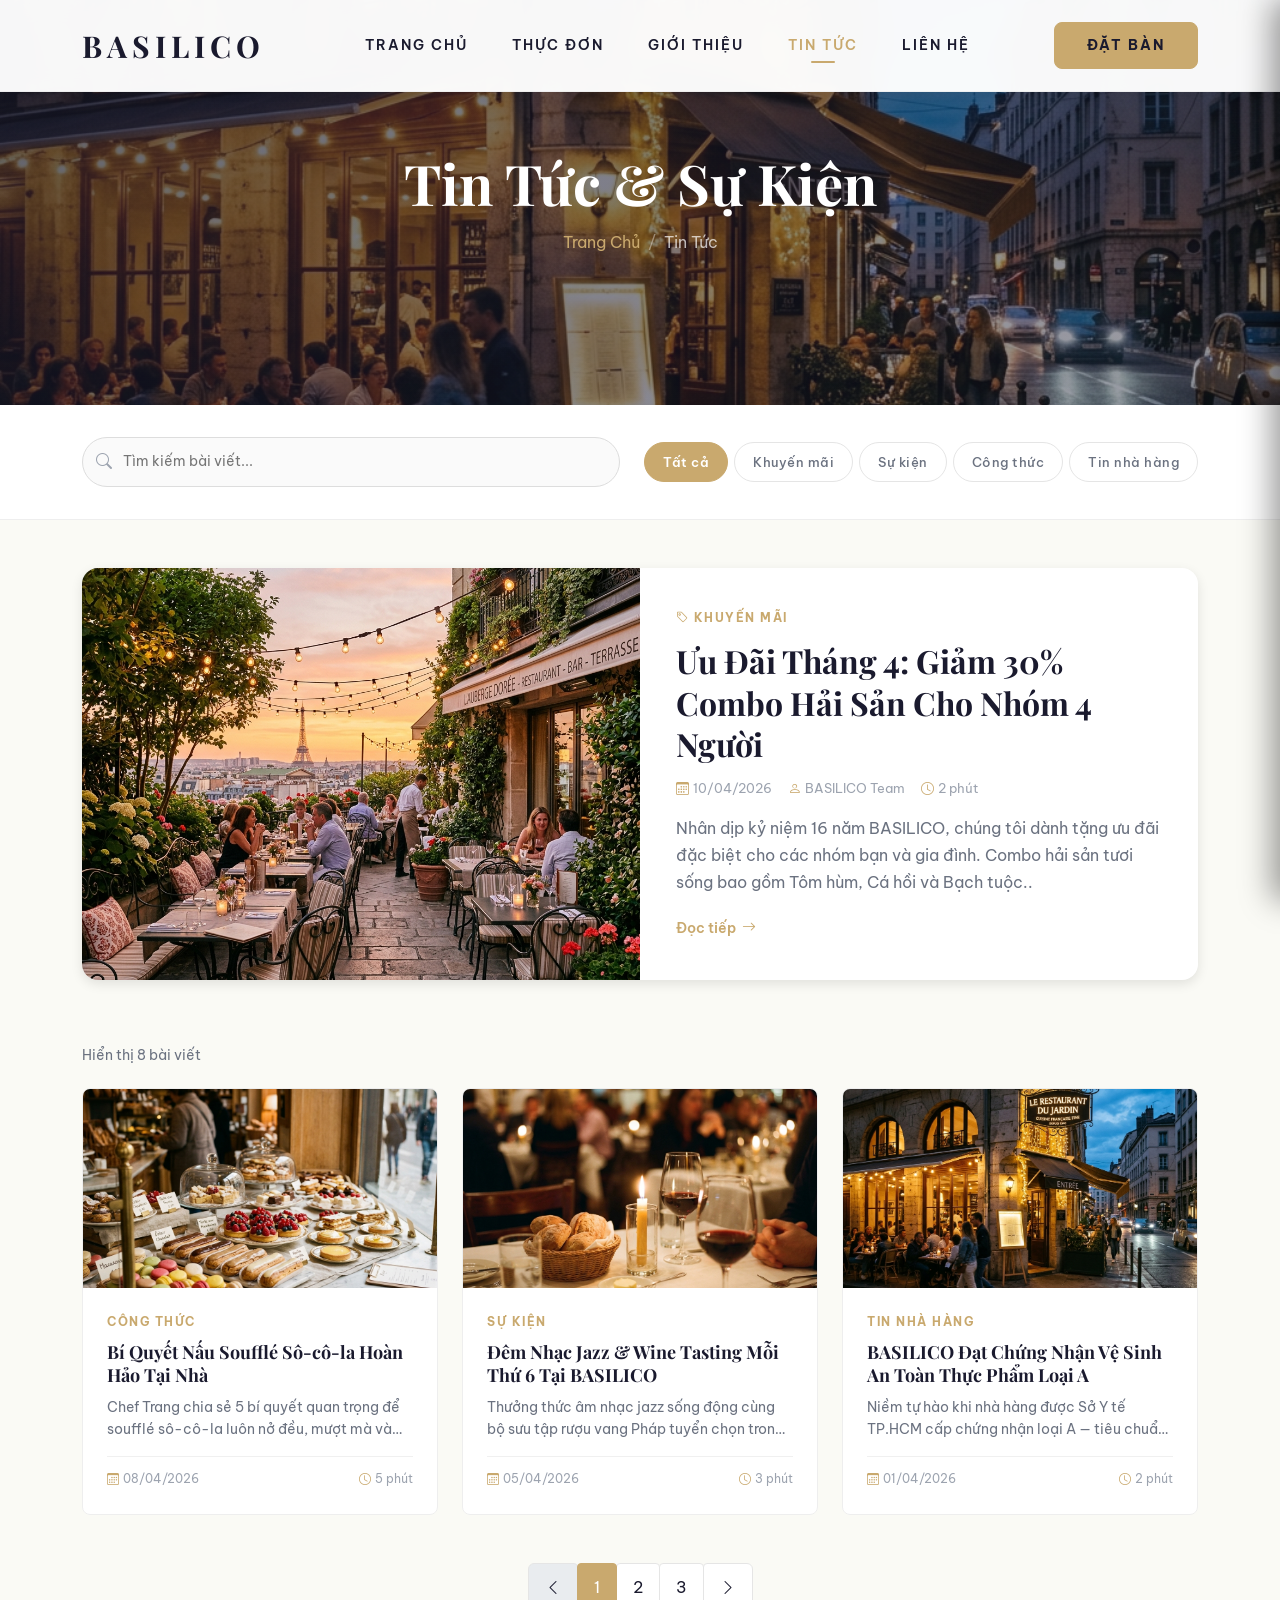
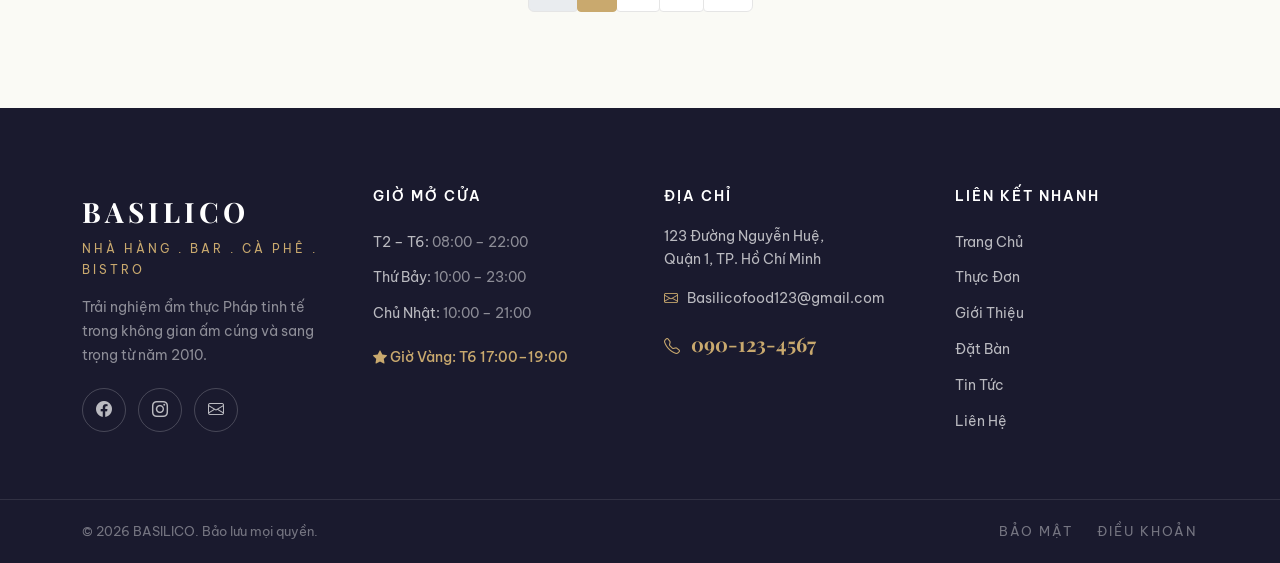
<file: Front-end/Blog/bai-viet.html>
<!DOCTYPE html>
<html lang="vi">
<head>
  <meta charset="UTF-8">
  <meta name="viewport" content="width=device-width, initial-scale=1.0">
  <meta name="description" content="Bài viết chi tiết từ blog BASILICO – Tin tức, công thức, sự kiện và ưu đãi nhà hàng.">
  <title>Bài Viết | BASILICO Nhà Hàng</title>
  <link rel="preconnect" href="https://fonts.googleapis.com">
  <link rel="preconnect" href="https://fonts.gstatic.com" crossorigin>
  <link href="https://fonts.googleapis.com/css2?family=Playfair+Display:ital,wght@0,400;0,600;0,700;1,400&family=Be+Vietnam+Pro:wght@300;400;500;600;700&display=swap" rel="stylesheet">
  <link href="https://cdn.jsdelivr.net/npm/bootstrap@5.3.3/dist/css/bootstrap.min.css" rel="stylesheet">
  <link href="https://cdn.jsdelivr.net/npm/bootstrap-icons@1.11.3/font/bootstrap-icons.min.css" rel="stylesheet">
  <link rel="stylesheet" href="../../global.css">
  <link rel="stylesheet" href="css/style.css">
  <link rel="stylesheet" href="css/bai-viet.css">
</head>
<body>

  <!-- PRELOADER -->
  <div class="preloader" id="preloader" aria-hidden="true">
    <div class="preloader-inner"><span class="preloader-logo">BASILICO</span>
      <div class="preloader-progress"><div class="preloader-progress-bar" id="preloaderBar"></div></div>
    </div>
  </div>

  <!-- HEADER -->
  <header class="site-header">
    <nav class="navbar navbar-expand-lg" aria-label="Điều hướng chính">
      <div class="container">
        <a class="navbar-brand" href="../TrangChu/index.html"><span class="logo-text">BASILICO</span></a>
        <div class="collapse navbar-collapse justify-content-center">
          <ul class="navbar-nav">
            <li class="nav-item"><a class="nav-link" href="../TrangChu/index.html">TRANG CHỦ</a></li>
            <li class="nav-item"><a class="nav-link" href="../ThucDon/index.html">THỰC ĐƠN</a></li>
            <li class="nav-item"><a class="nav-link" href="../GioiThieu/index.html">GIỚI THIỆU</a></li>
            <li class="nav-item"><a class="nav-link active" href="index.html" aria-current="page">TIN TỨC</a></li>
            <li class="nav-item"><a class="nav-link" href="../LienHe/index.html">LIÊN HỆ</a></li>
          </ul>
        </div>
        <div class="header-actions">
          <a href="../DatBan/index.html" class="btn btn-book-table">ĐẶT BÀN</a>
          <button class="hamburger-btn d-lg-none" id="hd-10" type="button" aria-label="Mở menu" aria-expanded="false"><i class="bi bi-list"></i></button>
        </div>
      </div>
    </nav>
  </header>

  <!-- SIDEBAR -->
  <div class="sidebar-overlay" id="sidebarOverlay"></div>
  <aside class="mobile-sidebar" id="mobileSidebar" aria-label="Menu di động">
    <button class="sidebar-close" id="sidebarClose" aria-label="Đóng menu"><i class="bi bi-x-lg"></i></button>
    <nav><ul class="sidebar-nav">
      <li><a href="../TrangChu/index.html">TRANG CHỦ</a></li>
      <li><a href="../ThucDon/index.html">THỰC ĐƠN</a></li>
      <li><a href="../GioiThieu/index.html">GIỚI THIỆU</a></li>
      <li><a href="index.html" class="active">TIN TỨC</a></li>
      <li><a href="../LienHe/index.html">LIÊN HỆ</a></li>
    </ul></nav>
    <div class="sidebar-cta"><a href="../DatBan/index.html" class="btn btn-book-table w-100">ĐẶT BÀN NGAY</a></div>
    <div class="sidebar-social">
      <a href="https://facebook.com/basilico" target="_blank" rel="noopener" aria-label="Facebook"><i class="bi bi-facebook"></i></a>
      <a href="https://instagram.com/basilico" target="_blank" rel="noopener" aria-label="Instagram"><i class="bi bi-instagram"></i></a>
      <a href="mailto:Basilicofood123@gmail.com" aria-label="Email"><i class="bi bi-envelope"></i></a>
    </div>
  </aside>

  <main id="main-content">

    <!-- HERO ẢNH BÀI VIẾT -->
    <section class="article-hero" id="articleHero">
      <div class="article-hero-bg"><img id="articleHeroImg" src="" alt="" loading="eager"></div>
      <div class="article-hero-overlay"></div>
      <div class="article-hero-content container">
        <nav aria-label="Breadcrumb" class="animate-entry">
          <ol class="breadcrumb justify-content-center">
            <li class="breadcrumb-item"><a href="../TrangChu/index.html">Trang Chủ</a></li>
            <li class="breadcrumb-item"><a href="index.html">Tin Tức</a></li>
            <li class="breadcrumb-item active" aria-current="page" id="breadcrumbTitle">Bài Viết</li>
          </ol>
        </nav>
        <span class="article-cat-badge animate-entry delay-1" id="articleCat"></span>
        <h1 class="animate-entry delay-1" id="articleTitle"></h1>
        <div class="article-meta animate-entry delay-2">
          <span><i class="bi bi-calendar3"></i> <span id="articleDate"></span></span>
          <span><i class="bi bi-person"></i> <span id="articleAuthor"></span></span>
          <span><i class="bi bi-clock"></i> <span id="articleReadTime"></span></span>
        </div>
      </div>
    </section>

    <!-- NỘI DUNG BÀI VIẾT -->
    <section class="section-article-content">
      <div class="container">
        <div class="row justify-content-center">
          <div class="col-lg-8">
            <article class="article-body" id="articleBody">
              <!-- JS sẽ render nội dung -->
            </article>

            <!-- CHIA SẺ -->
            <div class="article-share">
              <span>Chia sẻ bài viết:</span>
              <div class="share-buttons" id="shareButtons">
                <a href="javascript:void(0)" class="share-btn share-fb" aria-label="Facebook"><i class="bi bi-facebook"></i></a>
                <a href="javascript:void(0)" class="share-btn share-tw" aria-label="Twitter"><i class="bi bi-twitter-x"></i></a>
                <a href="javascript:void(0)" class="share-btn share-link" aria-label="Copy link"><i class="bi bi-link-45deg"></i></a>
              </div>
            </div>

            <!-- ĐIỀU HƯỚNG BÀI VIẾT -->
            <div class="article-nav" id="articleNav">
              <!-- JS render prev/next -->
            </div>
          </div>
        </div>
      </div>
    </section>

    <!-- BÀI VIẾT LIÊN QUAN -->
    <section class="section-related-posts">
      <div class="container">
        <div class="section-header text-center reveal-up">
          <span class="section-badge"><i class="bi bi-newspaper"></i> XEM THÊM</span>
          <h2>Bài Viết Liên Quan</h2>
        </div>
        <div class="related-posts-grid" id="relatedPostsGrid">
          <!-- JS render -->
        </div>
        <div class="text-center mt-4 reveal-up">
          <a href="index.html" class="btn btn-outline-gold"><i class="bi bi-arrow-left"></i> Tất Cả Bài Viết</a>
        </div>
      </div>
    </section>

  </main>

  <!-- FOOTER -->
  <footer class="site-footer">
    <div class="container">
      <div class="row g-5">
        <div class="col-lg-3 col-md-6">
          <a href="../TrangChu/index.html" class="footer-logo">BASILICO</a>
          <p class="footer-tagline">Nhà Hàng . Bar . Cà Phê . Bistro</p>
          <p class="footer-desc">Trải nghiệm ẩm thực Pháp tinh tế trong không gian ấm cúng và sang trọng từ năm 2010.</p>
          <div class="footer-social">
            <a href="https://facebook.com/basilico" target="_blank" rel="noopener" class="social-icon" aria-label="Facebook"><i class="bi bi-facebook"></i></a>
            <a href="https://instagram.com/basilico" target="_blank" rel="noopener" class="social-icon" aria-label="Instagram"><i class="bi bi-instagram"></i></a>
            <a href="mailto:Basilicofood123@gmail.com" class="social-icon" aria-label="Email"><i class="bi bi-envelope"></i></a>
          </div>
        </div>
        <div class="col-lg-3 col-md-6">
          <h5 class="footer-heading">GIỜ MỞ CỬA</h5>
          <ul class="footer-list">
            <li>T2 – T6: <span>08:00 – 22:00</span></li>
            <li>Thứ Bảy: <span>10:00 – 23:00</span></li>
            <li>Chủ Nhật: <span>10:00 – 21:00</span></li>
            <li class="footer-happy-hour"><i class="bi bi-star-fill"></i> Giờ Vàng: T6 17:00–19:00</li>
          </ul>
        </div>
        <div class="col-lg-3 col-md-6">
          <h5 class="footer-heading">ĐỊA CHỈ</h5>
          <p class="footer-address">123 Đường Nguyễn Huệ,<br>Quận 1, TP. Hồ Chí Minh</p>
          <p><a href="mailto:Basilicofood123@gmail.com" class="footer-link"><i class="bi bi-envelope"></i> Basilicofood123@gmail.com</a></p>
          <p><a href="tel:0901234567" class="footer-phone"><i class="bi bi-telephone"></i> 090-123-4567</a></p>
        </div>
        <div class="col-lg-3 col-md-6">
          <h5 class="footer-heading">LIÊN KẾT NHANH</h5>
          <ul class="footer-list">
            <li><a href="../TrangChu/index.html" class="footer-link">Trang Chủ</a></li>
            <li><a href="../ThucDon/index.html" class="footer-link">Thực Đơn</a></li>
            <li><a href="../GioiThieu/index.html" class="footer-link">Giới Thiệu</a></li>
            <li><a href="../DatBan/index.html" class="footer-link">Đặt Bàn</a></li>
            <li><a href="index.html" class="footer-link">Tin Tức</a></li>
            <li><a href="../LienHe/index.html" class="footer-link">Liên Hệ</a></li>
          </ul>
        </div>
      </div>
    </div>
    <div class="footer-bottom">
      <div class="container d-flex flex-wrap justify-content-between align-items-center">
        <p>&copy; 2026 BASILICO. Bảo lưu mọi quyền.</p>
        <div class="footer-legal"><a href="../BaoMat/index.html">BẢO MẬT</a><a href="../DieuKhoan/index.html">ĐIỀU KHOẢN</a></div>
      </div>
    </div>
  </footer>

  <button class="fab-scroll-top" id="fab-scroll-top" aria-label="Cuộn lên"><i class="bi bi-arrow-up"></i></button>
  <div class="toast-container" id="toastContainer" aria-live="polite"></div>
  <script src="https://cdn.jsdelivr.net/npm/bootstrap@5.3.3/dist/js/bootstrap.bundle.min.js"></script>
  <script src="js/bai-viet.js"></script>
</body>
</html>
</file>
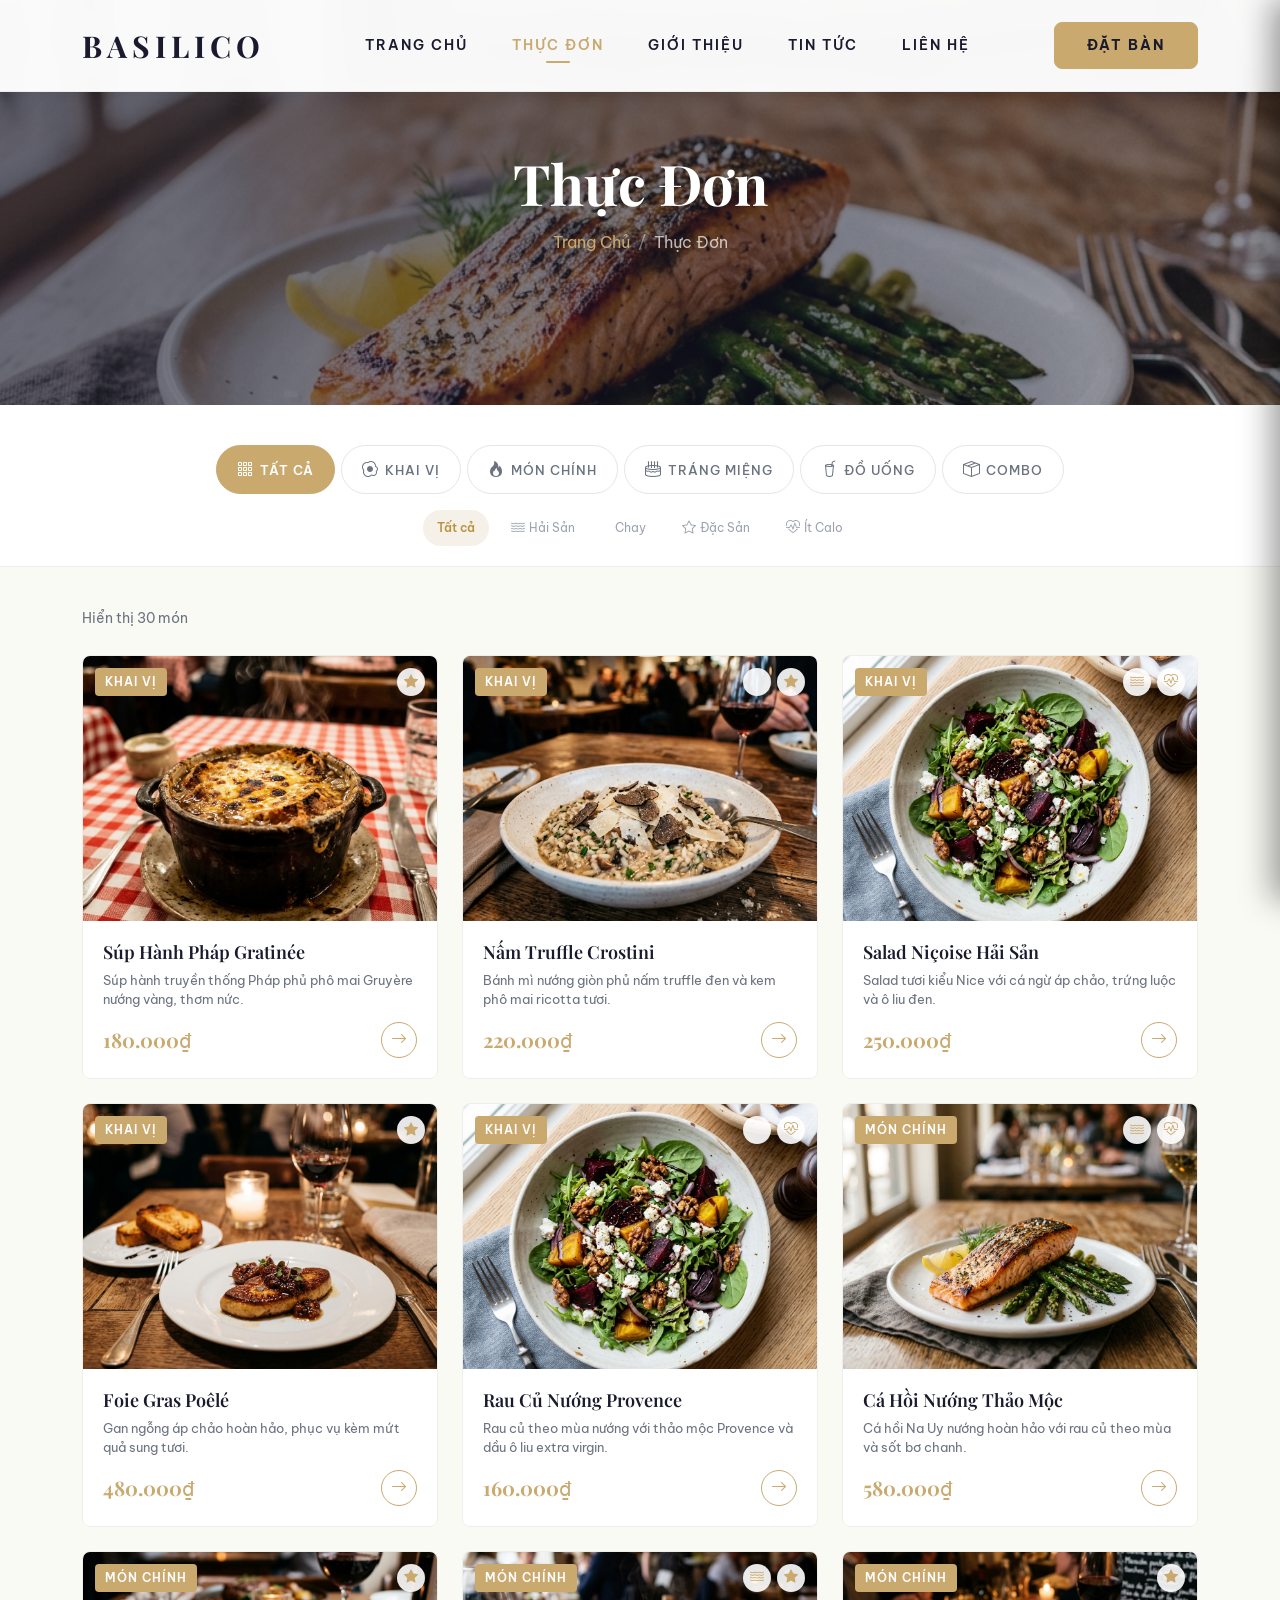
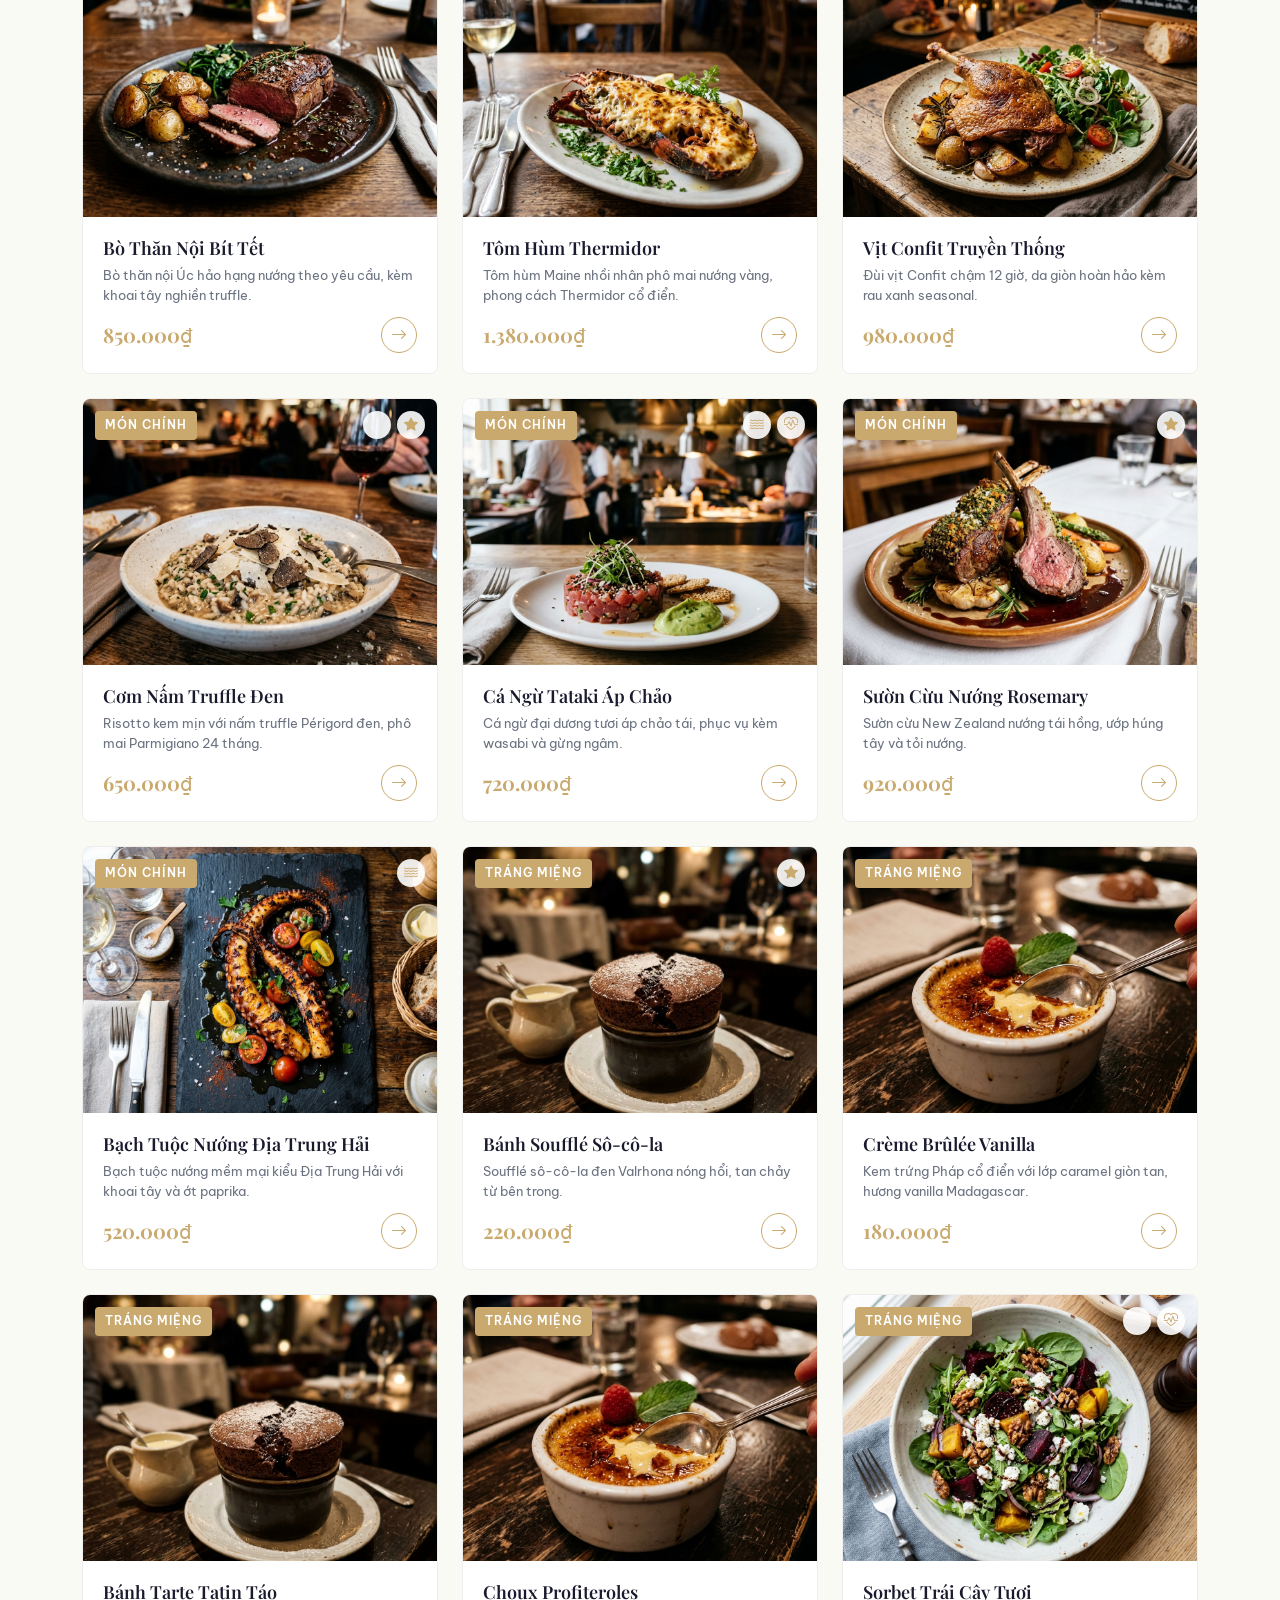
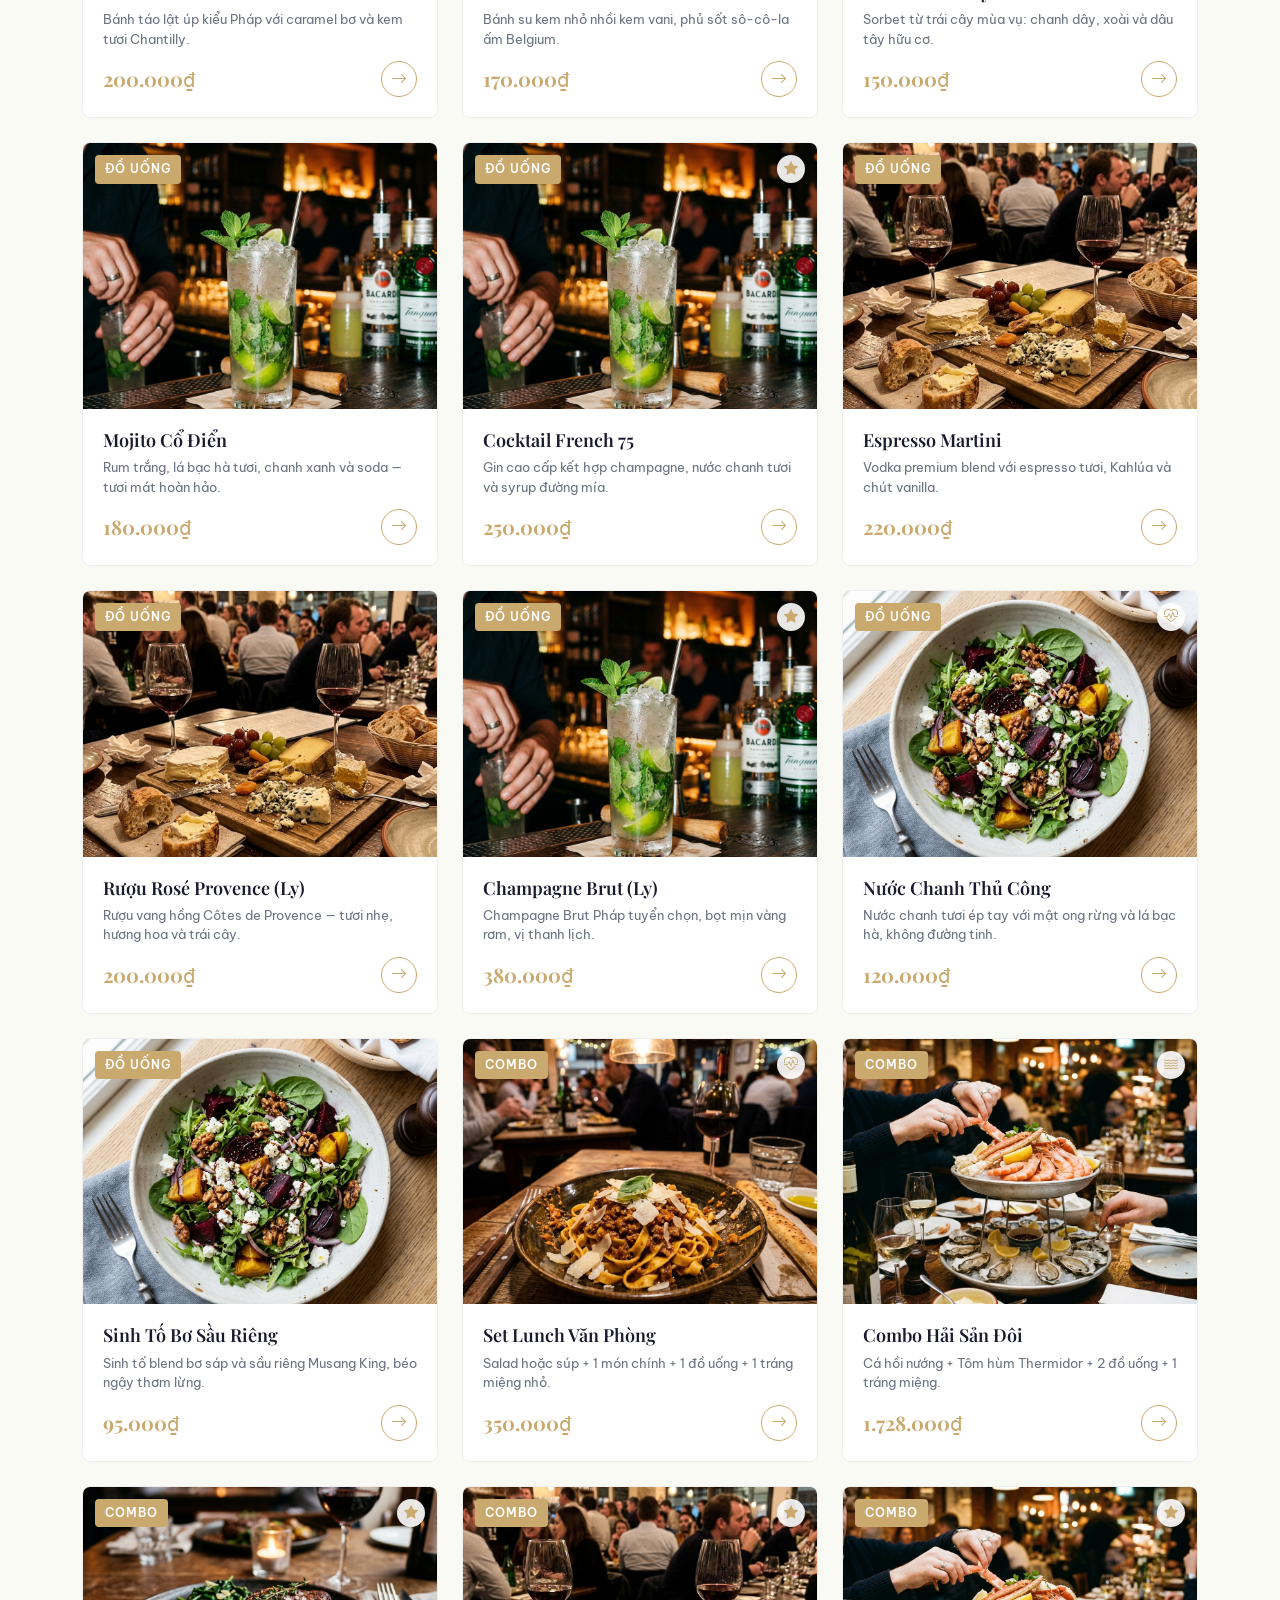
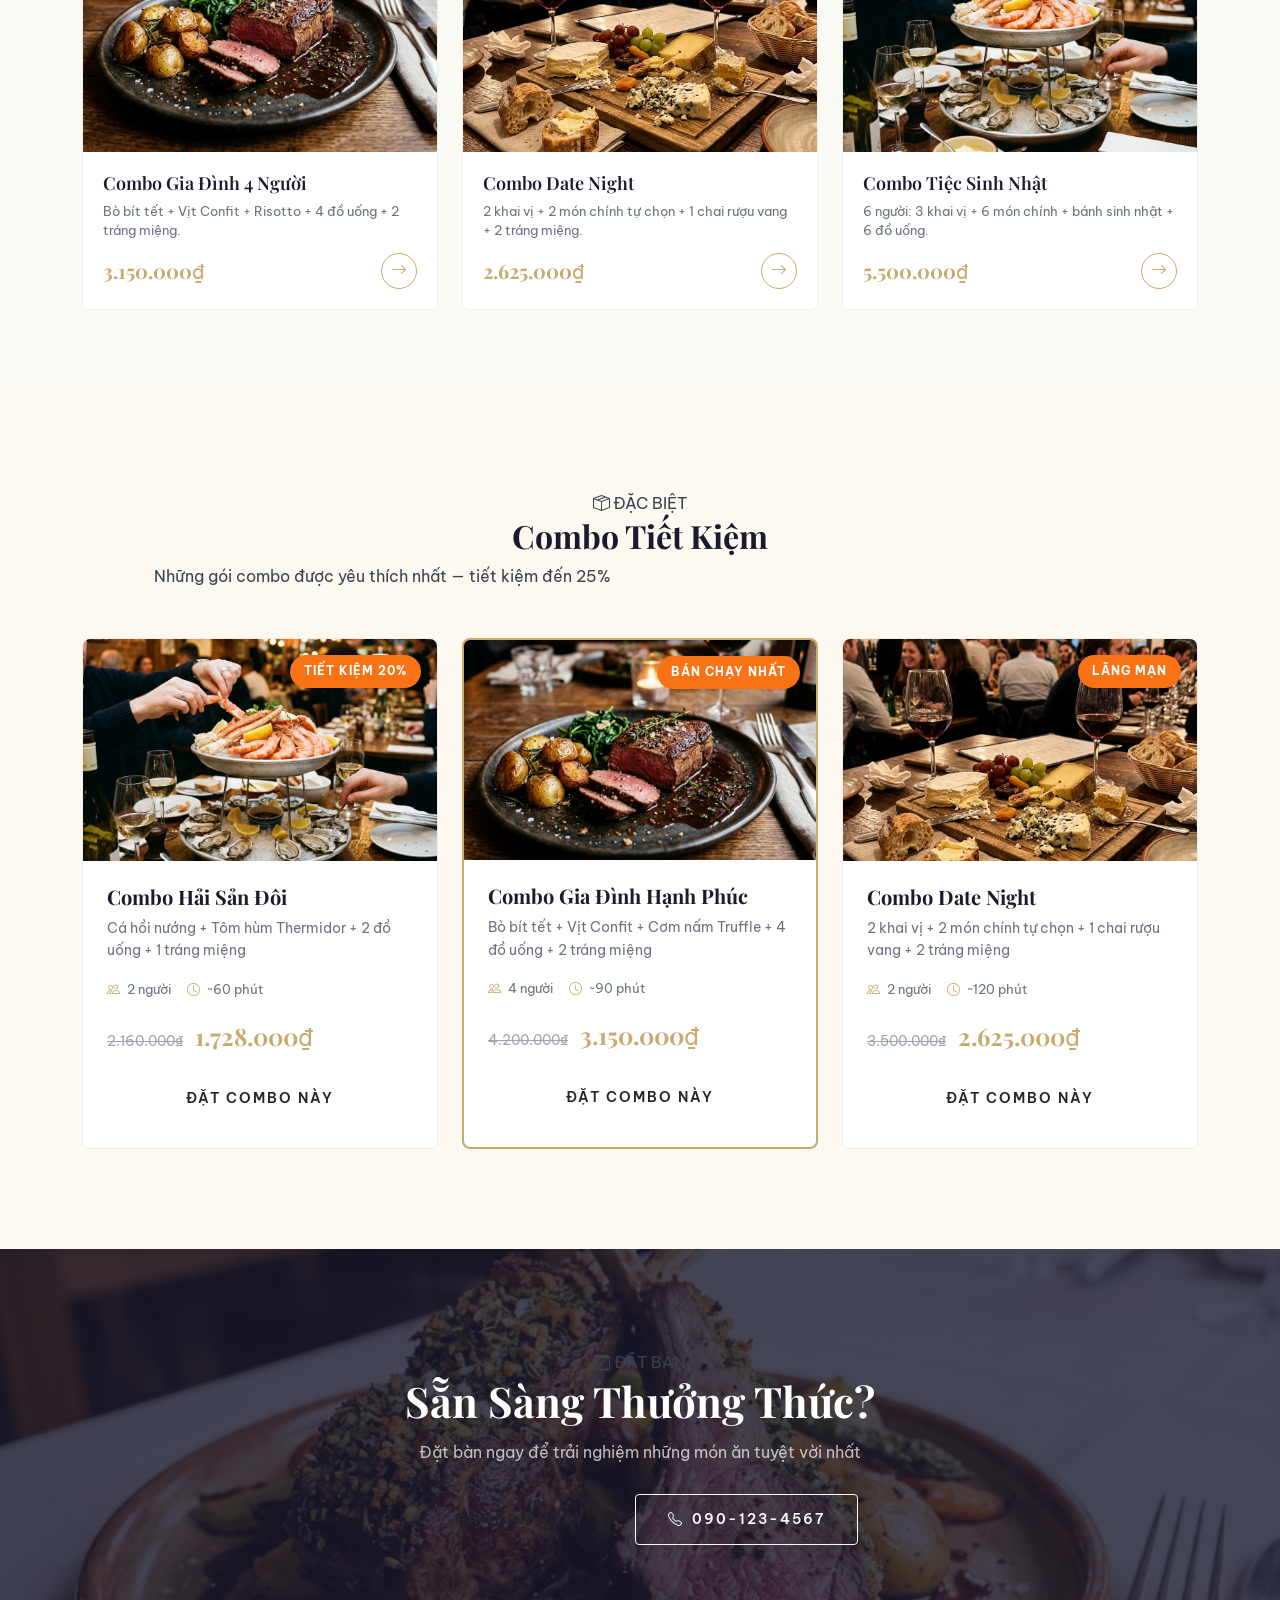
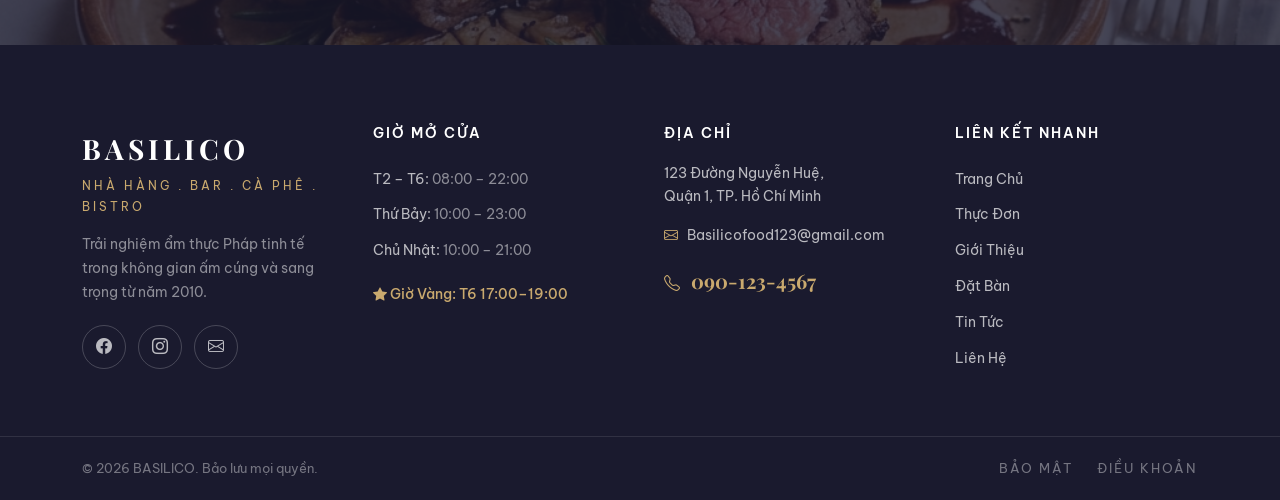
<file: Front-end/ThucDon/chi-tiet.html>
<!DOCTYPE html>
<html lang="vi">
<head>
  <meta charset="UTF-8">
  <meta name="viewport" content="width=device-width, initial-scale=1.0">
  <meta name="description" content="Chi tiết món ăn tại nhà hàng BASILICO – Nguyên liệu, công thức, thông tin dinh dưỡng và gợi ý phối hợp.">
  <title>Chi Tiết Món | BASILICO Nhà Hàng</title>
  <link rel="preconnect" href="https://fonts.googleapis.com">
  <link rel="preconnect" href="https://fonts.gstatic.com" crossorigin>
  <link href="https://fonts.googleapis.com/css2?family=Playfair+Display:ital,wght@0,400;0,600;0,700;1,400&family=Be+Vietnam+Pro:wght@300;400;500;600;700&display=swap" rel="stylesheet">
  <link href="https://cdn.jsdelivr.net/npm/bootstrap@5.3.3/dist/css/bootstrap.min.css" rel="stylesheet">
  <link href="https://cdn.jsdelivr.net/npm/bootstrap-icons@1.11.3/font/bootstrap-icons.min.css" rel="stylesheet">
  <link rel="stylesheet" href="../../global.css">
  <link rel="stylesheet" href="css/style.css">
  <link rel="stylesheet" href="css/chi-tiet.css">
</head>
<body>

  <!-- PRELOADER -->
  <div class="preloader" id="preloader" aria-hidden="true">
    <div class="preloader-inner"><span class="preloader-logo">BASILICO</span>
      <div class="preloader-progress"><div class="preloader-progress-bar" id="preloaderBar"></div></div>
    </div>
  </div>

  <!-- HEADER -->
  <header class="site-header">
    <nav class="navbar navbar-expand-lg" aria-label="Điều hướng chính">
      <div class="container">
        <a class="navbar-brand" href="../TrangChu/index.html"><span class="logo-text">BASILICO</span></a>
        <div class="collapse navbar-collapse justify-content-center">
          <ul class="navbar-nav">
            <li class="nav-item"><a class="nav-link" href="../TrangChu/index.html">TRANG CHỦ</a></li>
            <li class="nav-item"><a class="nav-link active" href="index.html" aria-current="page">THỰC ĐƠN</a></li>
            <li class="nav-item"><a class="nav-link" href="../GioiThieu/index.html">GIỚI THIỆU</a></li>
            <li class="nav-item"><a class="nav-link" href="../Blog/index.html">TIN TỨC</a></li>
            <li class="nav-item"><a class="nav-link" href="../LienHe/index.html">LIÊN HỆ</a></li>
          </ul>
        </div>
        <div class="header-actions">
          <a href="../DatBan/index.html" class="btn btn-book-table">ĐẶT BÀN</a>
          <button class="hamburger-btn d-lg-none" id="hd-10" type="button" aria-label="Mở menu" aria-expanded="false"><i class="bi bi-list"></i></button>
        </div>
      </div>
    </nav>
  </header>

  <!-- SIDEBAR -->
  <div class="sidebar-overlay" id="sidebarOverlay"></div>
  <aside class="mobile-sidebar" id="mobileSidebar" aria-label="Menu di động">
    <button class="sidebar-close" id="sidebarClose" aria-label="Đóng menu"><i class="bi bi-x-lg"></i></button>
    <nav><ul class="sidebar-nav">
      <li><a href="../TrangChu/index.html">TRANG CHỦ</a></li>
      <li><a href="index.html" class="active">THỰC ĐƠN</a></li>
      <li><a href="../GioiThieu/index.html">GIỚI THIỆU</a></li>
      <li><a href="../Blog/index.html">TIN TỨC</a></li>
      <li><a href="../LienHe/index.html">LIÊN HỆ</a></li>
    </ul></nav>
    <div class="sidebar-cta"><a href="../DatBan/index.html" class="btn btn-book-table w-100">ĐẶT BÀN NGAY</a></div>
    <div class="sidebar-social">
      <a href="https://facebook.com/basilico" target="_blank" rel="noopener" aria-label="Facebook"><i class="bi bi-facebook"></i></a>
      <a href="https://instagram.com/basilico" target="_blank" rel="noopener" aria-label="Instagram"><i class="bi bi-instagram"></i></a>
      <a href="mailto:Basilicofood123@gmail.com" aria-label="Email"><i class="bi bi-envelope"></i></a>
    </div>
  </aside>

  <main id="main-content">

    <!-- BREADCRUMB -->
    <section class="detail-breadcrumb">
      <div class="container">
        <nav aria-label="Breadcrumb">
          <ol class="breadcrumb">
            <li class="breadcrumb-item"><a href="../TrangChu/index.html">Trang Chủ</a></li>
            <li class="breadcrumb-item"><a href="index.html">Thực Đơn</a></li>
            <li class="breadcrumb-item active" aria-current="page" id="breadcrumbDish">Chi Tiết Món</li>
          </ol>
        </nav>
      </div>
    </section>

    <!-- CHI TIẾT MÓN -->
    <section class="section-dish-detail">
      <div class="container">
        <div class="row g-5 align-items-start">

          <!-- Cột trái: Hình ảnh -->
          <div class="col-lg-6 reveal-left">
            <div class="dish-detail-gallery">
              <div class="dish-detail-main-img">
                <img id="dishMainImg" src="" alt="" loading="eager">
                <div class="dish-detail-badges" id="dishBadges"></div>
              </div>
            </div>
          </div>

          <!-- Cột phải: Thông tin -->
          <div class="col-lg-6 reveal-right">
            <div class="dish-detail-info">
              <span class="dish-detail-cat" id="dishCat"></span>
              <h1 id="dishName" class="dish-detail-name"></h1>
              <p class="dish-detail-desc" id="dishDesc"></p>

              <div class="dish-detail-price-block">
                <span class="dish-detail-price" id="dishPrice"></span>
                <span class="dish-detail-note">Đã bao gồm VAT 8%</span>
              </div>

              <!-- Thông tin thêm -->
              <div class="dish-detail-meta-grid" id="dishMeta">
                <div class="meta-item">
                  <i class="bi bi-clock"></i>
                  <div><strong>Thời gian</strong><span id="metaTime">15–25 phút</span></div>
                </div>
                <div class="meta-item">
                  <i class="bi bi-fire"></i>
                  <div><strong>Calories</strong><span id="metaCal">350–500 kcal</span></div>
                </div>
                <div class="meta-item">
                  <i class="bi bi-people"></i>
                  <div><strong>Phục vụ</strong><span id="metaServe">1 người</span></div>
                </div>
                <div class="meta-item">
                  <i class="bi bi-star-fill"></i>
                  <div><strong>Đánh giá</strong><span id="metaRating">4.8/5</span></div>
                </div>
              </div>

              <!-- Nguyên liệu -->
              <div class="dish-detail-section">
                <h3><i class="bi bi-basket"></i> Nguyên Liệu Chính</h3>
                <ul class="ingredient-list" id="ingredientList"></ul>
              </div>

              <!-- Dị ứng -->
              <div class="dish-detail-section">
                <h3><i class="bi bi-exclamation-triangle"></i> Thông Tin Dị Ứng</h3>
                <div class="allergen-tags" id="allergenTags"></div>
              </div>

              <!-- Gợi ý phối hợp -->
              <div class="dish-detail-section">
                <h3><i class="bi bi-cup-hot"></i> Gợi Ý Phối Hợp</h3>
                <p class="pairing-text" id="pairingText"></p>
              </div>

              <!-- CTA -->
              <div class="dish-detail-actions">
                <a href="../DatBan/index.html" class="btn btn-gold btn-lg">
                  <i class="bi bi-calendar-check"></i> ĐẶT BÀN ĐỂ THƯỞNG THỨC
                </a>
                <a href="tel:0901234567" class="btn btn-outline-gold btn-lg">
                  <i class="bi bi-telephone"></i> GỌI ĐẶT MÓN
                </a>
              </div>
            </div>
          </div>

        </div>
      </div>
    </section>

    <!-- GHI CHÚ ĐẦU BẾP -->
    <section class="section-chef-note">
      <div class="container">
        <div class="chef-note-card reveal-up">
          <div class="chef-note-icon"><i class="bi bi-chat-quote"></i></div>
          <h3>Lời Từ Đầu Bếp</h3>
          <blockquote id="chefNote">
            "Mỗi món ăn tại BASILICO đều là một câu chuyện — từ nguyên liệu tươi nhất được tuyển chọn mỗi sáng, đến kỹ thuật nấu nướng truyền thống Pháp được giữ gìn qua nhiều thế hệ."
          </blockquote>
          <p class="chef-name">— Chef Đức, Bếp trưởng BASILICO</p>
        </div>
      </div>
    </section>

    <!-- MÓN LIÊN QUAN -->
    <section class="section-related">
      <div class="container">
        <div class="section-header text-center reveal-up">
          <span class="section-badge"><i class="bi bi-grid-3x3-gap"></i> GỢI Ý</span>
          <h2>Món Ăn Liên Quan</h2>
          <p class="section-subtitle">Bạn có thể thích những món này</p>
        </div>
        <div class="related-grid" id="relatedGrid">
          <!-- JS sẽ render -->
        </div>
        <div class="text-center mt-4 reveal-up">
          <a href="index.html" class="btn btn-outline-gold"><i class="bi bi-arrow-left"></i> Quay Lại Thực Đơn</a>
        </div>
      </div>
    </section>

  </main>

  <!-- FOOTER -->
  <footer class="site-footer">
    <div class="container">
      <div class="row g-5">
        <div class="col-lg-3 col-md-6">
          <a href="../TrangChu/index.html" class="footer-logo">BASILICO</a>
          <p class="footer-tagline">Nhà Hàng . Bar . Cà Phê . Bistro</p>
          <p class="footer-desc">Trải nghiệm ẩm thực Pháp tinh tế trong không gian ấm cúng và sang trọng từ năm 2010.</p>
          <div class="footer-social">
            <a href="https://facebook.com/basilico" target="_blank" rel="noopener" class="social-icon" aria-label="Facebook"><i class="bi bi-facebook"></i></a>
            <a href="https://instagram.com/basilico" target="_blank" rel="noopener" class="social-icon" aria-label="Instagram"><i class="bi bi-instagram"></i></a>
            <a href="mailto:Basilicofood123@gmail.com" class="social-icon" aria-label="Email"><i class="bi bi-envelope"></i></a>
          </div>
        </div>
        <div class="col-lg-3 col-md-6">
          <h5 class="footer-heading">GIỜ MỞ CỬA</h5>
          <ul class="footer-list">
            <li>T2 – T6: <span>08:00 – 22:00</span></li>
            <li>Thứ Bảy: <span>10:00 – 23:00</span></li>
            <li>Chủ Nhật: <span>10:00 – 21:00</span></li>
            <li class="footer-happy-hour"><i class="bi bi-star-fill"></i> Giờ Vàng: T6 17:00–19:00</li>
          </ul>
        </div>
        <div class="col-lg-3 col-md-6">
          <h5 class="footer-heading">ĐỊA CHỈ</h5>
          <p class="footer-address">123 Đường Nguyễn Huệ,<br>Quận 1, TP. Hồ Chí Minh</p>
          <p><a href="mailto:Basilicofood123@gmail.com" class="footer-link"><i class="bi bi-envelope"></i> Basilicofood123@gmail.com</a></p>
          <p><a href="tel:0901234567" class="footer-phone"><i class="bi bi-telephone"></i> 090-123-4567</a></p>
        </div>
        <div class="col-lg-3 col-md-6">
          <h5 class="footer-heading">LIÊN KẾT NHANH</h5>
          <ul class="footer-list">
            <li><a href="../TrangChu/index.html" class="footer-link">Trang Chủ</a></li>
            <li><a href="index.html" class="footer-link">Thực Đơn</a></li>
            <li><a href="../GioiThieu/index.html" class="footer-link">Giới Thiệu</a></li>
            <li><a href="../DatBan/index.html" class="footer-link">Đặt Bàn</a></li>
            <li><a href="../Blog/index.html" class="footer-link">Tin Tức</a></li>
            <li><a href="../LienHe/index.html" class="footer-link">Liên Hệ</a></li>
          </ul>
        </div>
      </div>
    </div>
    <div class="footer-bottom">
      <div class="container d-flex flex-wrap justify-content-between align-items-center">
        <p>&copy; 2026 BASILICO. Bảo lưu mọi quyền.</p>
        <div class="footer-legal"><a href="../BaoMat/index.html">BẢO MẬT</a><a href="../DieuKhoan/index.html">ĐIỀU KHOẢN</a></div>
      </div>
    </div>
  </footer>

  <button class="fab-scroll-top" id="fab-scroll-top" aria-label="Cuộn lên"><i class="bi bi-arrow-up"></i></button>
  <div class="toast-container" id="toastContainer" aria-live="polite"></div>
  <script src="https://cdn.jsdelivr.net/npm/bootstrap@5.3.3/dist/js/bootstrap.bundle.min.js"></script>
  <script src="js/chi-tiet.js"></script>
</body>
</html>
</file>
<file: global.css>
/* ================================================================
   BASILICO RESTAURANT — Global Stylesheet
   Source of Truth: docs/DesignSystem.md
   Scope: Dùng chung cho TẤT CẢ trang trong dự án
          (TrangChu, ThucDon, DatBan, GioiThieu, Blog, LienHe)
   Stack: Bootstrap 5.3 + Vanilla CSS
   ================================================================ */


/* ================================================================
   1. DESIGN TOKENS (CSS Custom Properties)
   ================================================================ */
:root {
  /* ---- Primary Colors ---- */
  --gold: #C9A96E;
  --gold-dark: #B8943F;
  --gold-light: #E8D5A8;

  /* ---- CTA ---- */
  --cta: #F97316;
  --cta-hover: #EA580C;
  --cta-light: #FFF7ED;

  /* ---- Backgrounds ---- */
  --bg-body: #FAFAF5;
  --bg-cream: #FDF8F0;
  --bg-warm: #F5F0E8;
  --bg-dark: #1A1A2E;
  --bg-navy: #16213E;

  /* ---- Text ---- */
  --text-heading: #1A1A2E;
  --text-body: #374151;
  --text-muted: #6B7280;
  --text-light: #9CA3AF;

  /* ---- Semantic ---- */
  --success: #059669;
  --error: #DC2626;
  --warning: #D97706;
  --info: #2563EB;

  /* ---- Spacing ---- */
  --section-py: 100px;
  --section-py-md: 80px;
  --section-py-sm: 60px;

  /* ---- Borders & Radius ---- */
  --radius-sm: 4px;
  --radius-md: 8px;
  --radius-lg: 16px;
  --radius-pill: 100px;

  /* ---- Shadows ---- */
  --shadow-sm: 0 1px 3px rgba(0,0,0,0.08);
  --shadow-md: 0 4px 12px rgba(0,0,0,0.1);
  --shadow-lg: 0 8px 30px rgba(0,0,0,0.12);
  --shadow-xl: 0 20px 60px rgba(0,0,0,0.15);
  --shadow-gold: 0 8px 25px rgba(201,169,110,0.3);

  /* ---- Transitions ---- */
  --transition-fast: 150ms ease;
  --transition-base: 250ms ease;
  --transition-slow: 400ms ease-in-out;

  /* ---- Z-Index Scale ---- */
  --z-preloader: 9999;
  --z-fab: 90;
  --z-toast: 80;
  --z-modal: 60;
  --z-overlay: 50;
  --z-header: 30;
  --z-dropdown: 20;
}


/* ================================================================
   2. BASE RESETS & TYPOGRAPHY
   ================================================================ */
html {
  scroll-behavior: smooth;
}

body {
  font-family: 'Be Vietnam Pro', system-ui, sans-serif;
  font-weight: 400;
  line-height: 1.7;
  color: var(--text-body);
  background-color: var(--bg-body);
  overflow-x: hidden;
  font-synthesis: none;
  -webkit-font-smoothing: antialiased;
  -moz-osx-font-smoothing: grayscale;
}

h1, h2, h3, h4, h5 {
  font-family: 'Playfair Display', Georgia, serif;
  color: var(--text-heading);
  font-weight: 700;
  line-height: 1.2;
}

h2 em, h1 em, h3 em {
  font-style: italic;
  color: var(--gold);
}

img {
  max-width: 100%;
  height: auto;
}

a {
  color: var(--gold);
  text-decoration: none;
  transition: color var(--transition-fast);
}
a:hover {
  color: var(--gold-dark);
}

/* ---- Global Focus States (CRITICAL — Accessibility) ---- */
a:focus-visible,
button:focus-visible,
input:focus-visible,
select:focus-visible,
textarea:focus-visible {
  outline: 2px solid var(--gold);
  outline-offset: 2px;
}

/* ---- Global Interactive Cursors ---- */
a, button, [role="tab"], [role="button"],
.gallery-panel, .blog-card, .order-card {
  cursor: pointer;
}


/* ================================================================
   3. EYEBROW LABELS
   ================================================================ */
.eyebrow {
  display: inline-block;
  font-family: 'Be Vietnam Pro', sans-serif;
  font-weight: 500;
  font-size: 13px;
  letter-spacing: 3px;
  text-transform: uppercase;
  color: var(--gold);
  margin-bottom: 12px;
}
.eyebrow-light { color: var(--gold-light); }
.eyebrow-gold  { color: var(--gold); }

/* Section subtitle — constrained line length for readability */
.section-subtitle {
  max-width: 600px;
  line-height: 1.7;
}


/* ================================================================
   4. BUTTONS
   ================================================================ */
.btn {
  font-family: 'Be Vietnam Pro', sans-serif;
  font-weight: 600;
  font-size: 14px;
  letter-spacing: 2px;
  text-transform: uppercase;
  border-radius: var(--radius-sm);
  padding: 14px 32px;
  transition: all var(--transition-base);
  cursor: pointer;
  min-height: 48px;
  display: inline-flex;
  align-items: center;
  justify-content: center;
  gap: 8px;
  position: relative;
  overflow: hidden;
}
.btn:focus-visible {
  outline: 2px solid var(--gold);
  outline-offset: 2px;
}

.btn-cta-primary {
  background: var(--gold);
  color: #fff;
  border: none;
}
.btn-cta-primary:hover {
  background: var(--gold-dark);
  color: #fff;
  transform: scale(1.05);
  box-shadow: var(--shadow-gold);
}

.btn-cta-ghost {
  background: transparent;
  color: #fff;
  border: 1px solid rgba(255,255,255,0.6);
}
.btn-cta-ghost:hover {
  border-color: var(--gold);
  color: var(--gold);
}

.btn-outline-gold {
  background: transparent;
  color: var(--gold);
  border: 1px solid var(--gold);
}
.btn-outline-gold:hover {
  background: var(--gold);
  color: var(--bg-dark);
}

.btn-outline-dark {
  background: transparent;
  color: var(--text-heading);
  border: 1px solid var(--text-heading);
}
.btn-outline-dark:hover {
  background: var(--text-heading);
  color: #fff;
}

.btn-book-table {
  background: var(--gold);
  color: var(--bg-dark);
  border: 1px solid var(--gold);
  font-size: 14px;
  padding: 12px 32px;
  letter-spacing: 2px;
  font-weight: 700;
  border-radius: 8px;
  min-height: 44px;
}
.btn-book-table:hover {
  background: var(--gold-dark);
  border-color: var(--gold-dark);
  color: #fff;
  transform: translateY(-1px);
  box-shadow: 0 4px 15px rgba(201,169,110,0.3);
}

/* Ripple effect */
.btn-ripple {
  position: absolute;
  border-radius: 50%;
  background: rgba(255, 255, 255, 0.35);
  transform: scale(0);
  animation: rippleExpand 0.6s ease-out;
  pointer-events: none;
}
@keyframes rippleExpand {
  to { transform: scale(4); opacity: 0; }
}


/* ================================================================
   5. HEADER NAVIGATION (shared across all pages)
   ================================================================ */
.site-header {
  position: fixed;
  top: 0;
  left: 0;
  right: 0;
  z-index: var(--z-header);
  background: rgba(255, 255, 255, 0.97);
  backdrop-filter: blur(12px);
  -webkit-backdrop-filter: blur(12px);
  box-shadow: 0 1px 12px rgba(0,0,0,0.06);
  border-bottom: 1px solid rgba(0,0,0,0.04);
  transition: background var(--transition-base), box-shadow var(--transition-base), padding var(--transition-base);
  padding: 14px 0;
}
.site-header.scrolled {
  background: rgba(255, 255, 255, 0.98);
  box-shadow: 0 2px 24px rgba(0,0,0,0.1);
  padding: 10px 0;
}

.logo-text {
  font-family: 'Playfair Display', serif;
  font-size: 30px;
  font-weight: 700;
  color: var(--text-heading);
  letter-spacing: 5px;
  display: block;
  line-height: 1;
  transition: color var(--transition-base);
}

.navbar-brand { padding: 0; }
.navbar-brand:hover { text-decoration: none; }
.navbar-brand:hover .logo-text { color: var(--gold); }

.nav-link {
  font-family: 'Be Vietnam Pro', sans-serif;
  font-weight: 600;
  font-size: 14px;
  letter-spacing: 2px;
  text-transform: uppercase;
  color: var(--text-heading) !important;
  padding: 8px 22px !important;
  transition: color var(--transition-fast);
  position: relative;
}
.nav-link:hover,
.nav-link.active {
  color: var(--gold) !important;
}
.nav-link.active::after {
  content: '';
  position: absolute;
  bottom: 2px;
  left: 50%;
  transform: translateX(-50%);
  width: 24px;
  height: 2px;
  background: var(--gold);
  border-radius: 1px;
}

.dropdown-menu {
  background: #fff;
  border: none;
  border-radius: var(--radius-md);
  box-shadow: var(--shadow-lg);
  padding: 12px 0;
  min-width: 200px;
}
.dropdown-item {
  font-family: 'Be Vietnam Pro', sans-serif;
  font-size: 14px;
  padding: 8px 20px;
  transition: all var(--transition-fast);
}
.dropdown-item:hover {
  background: var(--bg-cream);
  color: var(--gold);
}

.hamburger-btn {
  background: none;
  border: none;
  color: var(--text-heading);
  font-size: 28px;
  cursor: pointer;
  padding: 4px;
  transition: color var(--transition-fast);
}
.hamburger-btn:hover {
  color: var(--gold);
}

.header-actions {
  display: flex;
  align-items: center;
  gap: 14px;
}


/* ================================================================
   6. MOBILE SIDEBAR (shared across all pages)
   ================================================================ */
.sidebar-overlay {
  position: fixed;
  inset: 0;
  background: rgba(0,0,0,0.65);
  backdrop-filter: blur(4px);
  -webkit-backdrop-filter: blur(4px);
  z-index: var(--z-overlay);
  opacity: 0;
  visibility: hidden;
  transition: all var(--transition-base);
}
.sidebar-overlay.open {
  opacity: 1;
  visibility: visible;
}

.mobile-sidebar {
  position: fixed;
  top: 0;
  right: 0;
  width: 340px;
  max-width: 88vw;
  height: 100vh;
  background: linear-gradient(180deg, #1a1a2e 0%, #16213e 50%, #0f3460 100%);
  z-index: calc(var(--z-overlay) + 1);
  transform: translateX(100%);
  transition: transform var(--transition-slow);
  padding: 76px 34px 34px;
  display: flex;
  flex-direction: column;
  overflow-y: auto;
  box-shadow: -8px 0 30px rgba(0,0,0,0.4);
}
.mobile-sidebar.open {
  transform: translateX(0);
}

/* Logo nhỏ trên sidebar */
.mobile-sidebar::before {
  content: 'BASILICO';
  display: block;
  font-family: 'Playfair Display SC', serif;
  font-size: 24px;
  font-weight: 700;
  color: var(--gold);
  letter-spacing: 3px;
  text-align: center;
  margin-bottom: 12px;
  padding-bottom: 18px;
  border-bottom: 1px solid rgba(200,169,105,0.3);
}

.sidebar-close {
  position: absolute;
  top: 18px;
  right: 18px;
  width: 36px;
  height: 36px;
  background: rgba(255,255,255,0.08);
  border: 1px solid rgba(255,255,255,0.15);
  border-radius: 50%;
  font-size: 18px;
  cursor: pointer;
  color: rgba(255,255,255,0.8);
  display: flex;
  align-items: center;
  justify-content: center;
  transition: all var(--transition-fast);
}
.sidebar-close:hover {
  background: rgba(255,255,255,0.15);
  color: #fff;
  transform: rotate(90deg);
}

.sidebar-nav {
  list-style: none;
  padding: 0;
  margin: 0 0 30px;
}
.sidebar-nav li {
  border-bottom: 1px solid rgba(255,255,255,0.08);
}
.sidebar-nav a {
  display: block;
  padding: 16px 0;
  font-family: 'Be Vietnam Pro', sans-serif;
  font-weight: 600;
  font-size: 14px;
  letter-spacing: 3px;
  text-transform: uppercase;
  color: rgba(255,255,255,0.85);
  transition: all var(--transition-fast);
  position: relative;
  padding-left: 0;
}
.sidebar-nav a::before {
  content: '';
  position: absolute;
  left: 0;
  top: 50%;
  transform: translateY(-50%);
  width: 0;
  height: 2px;
  background: var(--gold);
  transition: width var(--transition-fast);
}
.sidebar-nav a:hover,
.sidebar-nav a.active {
  color: var(--gold);
  padding-left: 18px;
}
.sidebar-nav a:hover::before,
.sidebar-nav a.active::before {
  width: 10px;
}

.sidebar-cta {
  margin-bottom: 30px;
}
.sidebar-cta .btn-book-table {
  background: linear-gradient(135deg, var(--gold), #d4a84b);
  color: #1a1a2e;
  font-weight: 700;
  letter-spacing: 1.5px;
  border: none;
  padding: 16px 24px;
  border-radius: 10px;
  text-transform: uppercase;
  font-size: 14px;
  transition: all var(--transition-fast);
  box-shadow: 0 4px 15px rgba(200,169,105,0.3);
}
.sidebar-cta .btn-book-table:hover {
  transform: translateY(-2px);
  box-shadow: 0 6px 20px rgba(200,169,105,0.5);
}

.sidebar-social {
  display: flex;
  gap: 16px;
  margin-top: auto;
  padding-top: 24px;
  border-top: 1px solid rgba(200,169,105,0.2);
}
.sidebar-social a {
  width: 46px;
  height: 46px;
  border-radius: 50%;
  border: 2px solid rgba(200,169,105,0.5);
  display: flex;
  align-items: center;
  justify-content: center;
  color: var(--gold);
  font-size: 16px;
  transition: all var(--transition-fast);
  background: rgba(200,169,105,0.08);
}
.sidebar-social a:hover {
  background: var(--gold);
  border-color: var(--gold);
  color: #1a1a2e;
  transform: translateY(-3px);
  box-shadow: 0 4px 12px rgba(200,169,105,0.4);
}


/* ================================================================
   7. FOOTER (shared across all pages)
   ================================================================ */
.site-footer {
  background: var(--bg-dark);
  color: rgba(255,255,255,0.7);
  padding: 80px 0 0;
}

.footer-logo {
  font-family: 'Playfair Display', serif;
  font-size: 28px;
  font-weight: 700;
  color: #fff;
  letter-spacing: 4px;
  display: inline-block;
  margin-bottom: 4px;
}
.footer-logo:hover { color: var(--gold); }

.footer-tagline {
  font-size: 12px;
  color: var(--gold);
  letter-spacing: 3px;
  text-transform: uppercase;
  margin-bottom: 16px;
}

.footer-desc {
  font-size: 14px;
  color: rgba(255,255,255,0.5);
  line-height: 1.7;
  margin-bottom: 20px;
}

.footer-heading {
  font-family: 'Be Vietnam Pro', sans-serif;
  font-weight: 600;
  font-size: 14px;
  letter-spacing: 2px;
  text-transform: uppercase;
  color: #fff;
  margin-bottom: 20px;
}

.footer-social {
  display: flex;
  gap: 12px;
}
.social-icon {
  width: 44px;
  height: 44px;
  border-radius: 50%;
  border: 1px solid rgba(255,255,255,0.2);
  display: flex;
  align-items: center;
  justify-content: center;
  color: rgba(255,255,255,0.7);
  font-size: 16px;
  transition: all var(--transition-fast);
}
.social-icon:hover {
  background: var(--gold);
  border-color: var(--gold);
  color: #fff;
  transform: translateY(-2px);
}

.footer-list {
  list-style: none;
  padding: 0;
  margin: 0;
}
.footer-list li {
  padding: 6px 0;
  font-size: 14px;
}
.footer-list li span {
  color: rgba(255,255,255,0.5);
}
.footer-happy-hour {
  color: var(--gold) !important;
  font-weight: 500;
  margin-top: 8px;
}
.footer-happy-hour i { font-size: 14px; }

.footer-address {
  font-size: 14px;
  line-height: 1.7;
  margin-bottom: 12px;
}

.footer-link {
  color: rgba(255,255,255,0.7);
  font-size: 14px;
  transition: color var(--transition-fast);
}
.footer-link:hover { color: var(--gold); }
.footer-link i { color: var(--gold); margin-right: 6px; }

.footer-phone {
  font-family: 'Playfair Display', serif;
  font-size: 20px;
  font-weight: 700;
  color: var(--gold);
  transition: color var(--transition-fast);
}
.footer-phone:hover { color: #fff; }
.footer-phone i { font-size: 16px; margin-right: 6px; }

/* Newsletter */
.newsletter-form { margin-top: 8px; }
.newsletter-input-group {
  display: flex;
  border-radius: var(--radius-sm);
  overflow: hidden;
  border: 1px solid rgba(255,255,255,0.2);
}
.newsletter-input-group .form-control {
  background: transparent;
  border: none;
  color: #fff;
  font-size: 14px;
  padding: 12px 14px;
}
.newsletter-input-group .form-control::placeholder {
  color: rgba(255,255,255,0.4);
}
.newsletter-input-group .form-control:focus {
  box-shadow: none;
}
.newsletter-submit {
  background: var(--gold);
  border: none;
  color: #fff;
  padding: 0 16px;
  cursor: pointer;
  transition: background var(--transition-fast);
}
.newsletter-submit:hover {
  background: var(--gold-dark);
}

.newsletter-feedback {
  font-size: 13px;
  margin-top: 6px;
  min-height: 18px;
}
.newsletter-feedback.success { color: var(--success); }
.newsletter-feedback.error { color: #FCA5A5; }

.form-check-label {
  font-size: 13px;
  color: rgba(255,255,255,0.5);
}
.form-check-label a {
  color: var(--gold);
  text-decoration: underline;
}
.form-check-input:checked {
  background-color: var(--gold);
  border-color: var(--gold);
}

/* Footer Bottom */
.footer-bottom {
  border-top: 1px solid rgba(255,255,255,0.1);
  margin-top: 60px;
  padding: 20px 0;
}
.footer-bottom p {
  font-size: 13px;
  color: rgba(255,255,255,0.4);
  margin: 0;
}
.footer-legal {
  display: flex;
  gap: 24px;
}
.footer-legal a {
  font-size: 13px;
  letter-spacing: 2px;
  text-transform: uppercase;
  color: rgba(255,255,255,0.4);
  transition: color var(--transition-fast);
}
.footer-legal a:hover { color: var(--gold); }


/* ================================================================
   8. FAB SCROLL-TO-TOP (shared)
   ================================================================ */
.fab-scroll-top {
  position: fixed;
  bottom: 30px;
  right: 30px;
  width: 48px;
  height: 48px;
  border-radius: 50%;
  background: var(--gold);
  color: #fff;
  border: none;
  font-size: 20px;
  display: flex;
  align-items: center;
  justify-content: center;
  cursor: pointer;
  z-index: var(--z-fab);
  opacity: 0;
  visibility: hidden;
  transform: translateY(20px);
  transition: all var(--transition-base);
  box-shadow: var(--shadow-md);
}
.fab-scroll-top.visible {
  opacity: 1;
  visibility: visible;
  transform: translateY(0);
}
.fab-scroll-top:hover {
  background: var(--gold-dark);
  transform: translateY(-3px);
  box-shadow: var(--shadow-gold);
}


/* ================================================================
   9. TOAST NOTIFICATIONS (shared)
   ================================================================ */
.toast-container {
  position: fixed;
  top: 20px;
  right: 20px;
  z-index: var(--z-toast);
  display: flex;
  flex-direction: column;
  gap: 8px;
}

.toast-item {
  background: #fff;
  border-radius: var(--radius-md);
  padding: 16px 20px;
  box-shadow: var(--shadow-lg);
  display: flex;
  align-items: center;
  gap: 12px;
  min-width: 300px;
  max-width: 400px;
  animation: slideInRight 0.3s ease;
  font-size: 14px;
}
.toast-item.success { border-left: 4px solid var(--success); }
.toast-item.error   { border-left: 4px solid var(--error); }
.toast-item.info    { border-left: 4px solid var(--info); }

.toast-item i { font-size: 20px; }
.toast-item.success i { color: var(--success); }
.toast-item.error i   { color: var(--error); }

.toast-close {
  margin-left: auto;
  background: none;
  border: none;
  color: var(--text-muted);
  cursor: pointer;
  font-size: 16px;
}

@keyframes slideInRight {
  from { transform: translateX(100%); opacity: 0; }
  to   { transform: translateX(0); opacity: 1; }
}


/* ================================================================
   10. PRELOADER (shared)
   ================================================================ */
.preloader {
  position: fixed;
  inset: 0;
  z-index: var(--z-preloader);
  background: var(--bg-dark);
  display: flex;
  align-items: center;
  justify-content: center;
  transition: opacity 0.6s ease, visibility 0.6s ease;
}
.preloader.hidden {
  opacity: 0;
  visibility: hidden;
  pointer-events: none;
}

.preloader-inner { text-align: center; }

.preloader-ring {
  width: 120px;
  height: 120px;
  border: 2px solid rgba(201,169,110,0.15);
  border-top: 2px solid var(--gold);
  border-radius: 50%;
  margin: 0 auto 28px;
  animation: preloaderSpin 1.2s cubic-bezier(0.5, 0, 0.5, 1) infinite;
  position: relative;
}
.preloader-ring::after {
  content: '';
  position: absolute;
  inset: 6px;
  border: 2px solid rgba(201,169,110,0.08);
  border-bottom: 2px solid var(--gold-light);
  border-radius: 50%;
  animation: preloaderSpin 1.8s cubic-bezier(0.5, 0, 0.5, 1) infinite reverse;
}

@keyframes preloaderSpin {
  to { transform: rotate(360deg); }
}

.preloader-brand {
  display: block;
  font-family: 'Playfair Display', serif;
  font-size: 32px;
  font-weight: 700;
  color: #fff;
  letter-spacing: 6px;
  animation: preloaderPulse 2s ease-in-out infinite;
}
.preloader-tagline {
  display: block;
  font-family: 'Be Vietnam Pro', sans-serif;
  font-size: 12px;
  color: var(--gold);
  letter-spacing: 3px;
  text-transform: uppercase;
  margin-top: 6px;
}

@keyframes preloaderPulse {
  0%, 100% { opacity: 0.7; }
  50% { opacity: 1; }
}

.preloader-progress {
  width: 180px;
  height: 2px;
  background: rgba(255,255,255,0.08);
  border-radius: 2px;
  margin: 28px auto 0;
  overflow: hidden;
}
.preloader-progress-bar {
  height: 100%;
  width: 0%;
  background: linear-gradient(90deg, var(--gold), var(--gold-light));
  border-radius: 2px;
  transition: width 0.3s ease;
}


/* ================================================================
   11. PAGE HERO — Banner trang con (shared across subpages)
   ================================================================ */
.page-hero {
  position: relative;
  height: 45vh;
  min-height: 320px;
  display: flex;
  align-items: center;
  justify-content: center;
  overflow: hidden;
}
.page-hero-bg {
  position: absolute;
  inset: 0;
  z-index: 0;
}
.page-hero-bg img {
  width: 100%;
  height: 100%;
  object-fit: cover;
}
.page-hero-overlay {
  position: absolute;
  inset: 0;
  background: linear-gradient(135deg, rgba(26,26,46,0.7), rgba(26,26,46,0.4));
  z-index: 1;
}
.page-hero-content {
  position: relative;
  z-index: 2;
  text-align: center;
}
.page-hero-content h1 {
  font-size: clamp(36px, 6vw, 56px);
  color: #fff;
  margin-bottom: 12px;
}
.page-hero .breadcrumb {
  justify-content: center;
  margin: 0;
}
.page-hero .breadcrumb-item a {
  color: var(--gold);
  text-decoration: none;
}
.page-hero .breadcrumb-item a:hover {
  text-decoration: underline;
}
.page-hero .breadcrumb-item.active {
  color: rgba(255,255,255,0.7);
}
.page-hero .breadcrumb-item + .breadcrumb-item::before {
  color: rgba(255,255,255,0.4);
}


/* ================================================================
   12. ANIMATE ENTRY — Staggered fade-in (shared)
   ================================================================ */
.animate-entry {
  opacity: 0;
  transform: translateY(30px);
  animation: fadeInUp 0.7s ease forwards;
}
.animate-entry:nth-child(1) { animation-delay: 0s; }
.animate-entry:nth-child(2) { animation-delay: 0.2s; }
.animate-entry:nth-child(3) { animation-delay: 0.4s; }
.animate-entry:nth-child(4) { animation-delay: 0.6s; }
.animate-entry:nth-child(5) { animation-delay: 0.8s; }


/* ================================================================
   13. SCROLL REVEAL (shared)
   ================================================================ */
.reveal-up,
.reveal-left,
.reveal-right,
.reveal-scale,
.reveal-rotate {
  opacity: 0;
  transition: all 0.7s cubic-bezier(0.16, 1, 0.3, 1);
}
.reveal-up    { transform: translateY(50px); }
.reveal-left  { transform: translateX(-50px); }
.reveal-right { transform: translateX(50px); }
.reveal-scale { transform: scale(0.85); }
.reveal-rotate { transform: perspective(600px) rotateY(8deg) translateX(30px); }

.reveal-up.revealed,
.reveal-left.revealed,
.reveal-right.revealed,
.reveal-scale.revealed,
.reveal-rotate.revealed {
  opacity: 1;
  transform: translate(0, 0) scale(1) rotateY(0deg);
}

.reveal-up[style*="--reveal-delay"],
.reveal-left[style*="--reveal-delay"],
.reveal-right[style*="--reveal-delay"] {
  transition-delay: var(--reveal-delay);
}


/* ================================================================
   PREMIUM ANIMATIONS — Micro-interactions & Polished Effects
   ================================================================ */

/* --- Text Reveal: Words appear one by one --- */
.text-reveal-word {
  display: inline-block;
  opacity: 0;
  transform: translateY(20px);
  transition: all 0.5s cubic-bezier(0.16, 1, 0.3, 1);
}
.text-reveal-word.revealed {
  opacity: 1;
  transform: translateY(0);
}

/* --- Image reveal: Clip-path wipe --- */
.img-reveal {
  clip-path: inset(0 100% 0 0);
  transition: clip-path 1s cubic-bezier(0.16, 1, 0.3, 1);
}
.img-reveal.revealed {
  clip-path: inset(0 0 0 0);
}

/* --- Card hover lift --- */
.card-hover-lift {
  transition: transform 0.4s cubic-bezier(0.16, 1, 0.3, 1),
              box-shadow 0.4s ease;
}
.card-hover-lift:hover {
  transform: translateY(-8px);
  box-shadow: 0 20px 48px rgba(0, 0, 0, 0.12);
}

/* --- Link underline animation --- */
.link-hover-gold {
  position: relative;
  display: inline-block;
}
.link-hover-gold::after {
  content: '';
  position: absolute;
  bottom: -2px;
  left: 0;
  width: 0;
  height: 2px;
  background: var(--gold);
  transition: width 0.3s cubic-bezier(0.16, 1, 0.3, 1);
}
.link-hover-gold:hover::after {
  width: 100%;
}

/* --- Floating decorative elements --- */
.float-element {
  animation: float 6s ease-in-out infinite;
}
.float-element-slow {
  animation: float 8s ease-in-out infinite;
}
.float-element-reverse {
  animation: float 7s ease-in-out infinite reverse;
}

/* --- Gradient text shimmer (for headings) --- */
.text-shimmer {
  background: linear-gradient(120deg, var(--gold) 0%, var(--gold-light) 30%, #fff 50%, var(--gold-light) 70%, var(--gold) 100%);
  background-size: 200% auto;
  -webkit-background-clip: text;
  -webkit-text-fill-color: transparent;
  background-clip: text;
  animation: shimmerGold 4s ease-in-out infinite;
}

/* --- Stagger grid items --- */
.stagger-grid > * {
  opacity: 0;
  transform: translateY(30px);
  transition: all 0.6s cubic-bezier(0.16, 1, 0.3, 1);
}
.stagger-grid.revealed > *:nth-child(1) { transition-delay: 0s; }
.stagger-grid.revealed > *:nth-child(2) { transition-delay: 0.1s; }
.stagger-grid.revealed > *:nth-child(3) { transition-delay: 0.2s; }
.stagger-grid.revealed > *:nth-child(4) { transition-delay: 0.3s; }
.stagger-grid.revealed > *:nth-child(5) { transition-delay: 0.4s; }
.stagger-grid.revealed > *:nth-child(6) { transition-delay: 0.5s; }
.stagger-grid.revealed > *:nth-child(7) { transition-delay: 0.6s; }
.stagger-grid.revealed > *:nth-child(8) { transition-delay: 0.7s; }
.stagger-grid.revealed > * {
  opacity: 1;
  transform: translateY(0);
}

/* --- Pulse glow for CTA buttons --- */
.btn-pulse-glow {
  animation: pulseGlow 2.5s ease-in-out infinite;
}

/* --- Section entrance from scale --- */
.reveal-zoom {
  opacity: 0;
  transform: scale(0.9);
  transition: all 0.8s cubic-bezier(0.16, 1, 0.3, 1);
}
.reveal-zoom.revealed {
  opacity: 1;
  transform: scale(1);
}

/* --- Parallax layer (CSS only, subtle) --- */
.parallax-subtle {
  transition: transform 0.1s linear;
  will-change: transform;
}

/* --- Smooth image container --- */
.img-zoom-container {
  overflow: hidden;
  border-radius: var(--radius-md);
}
.img-zoom-container img {
  transition: transform 0.6s cubic-bezier(0.16, 1, 0.3, 1);
}
.img-zoom-container:hover img {
  transform: scale(1.06);
}


/* ================================================================
   12. SHARED KEYFRAME ANIMATIONS
   ================================================================ */
@keyframes fadeInUp {
  to { opacity: 1; transform: translateY(0); }
}
@keyframes fadeInDown {
  from { opacity: 0; transform: translateY(-20px); }
  to   { opacity: 1; transform: translateY(0); }
}
@keyframes fadeIn {
  from { opacity: 0; }
  to   { opacity: 1; }
}
@keyframes scaleIn {
  from { opacity: 0; transform: scale(0.85); }
  to   { opacity: 1; transform: scale(1); }
}
@keyframes slideInLeft {
  from { opacity: 0; transform: translateX(-40px); }
  to   { opacity: 1; transform: translateX(0); }
}
@keyframes slideInRight {
  from { opacity: 0; transform: translateX(40px); }
  to   { opacity: 1; transform: translateX(0); }
}
@keyframes clipReveal {
  from { clip-path: inset(0 100% 0 0); }
  to   { clip-path: inset(0 0 0 0); }
}
@keyframes float {
  0%, 100% { transform: translateY(0); }
  50%      { transform: translateY(-12px); }
}
@keyframes shimmerGold {
  0%   { background-position: -200% center; }
  100% { background-position: 200% center; }
}
@keyframes pulseGlow {
  0%, 100% { box-shadow: 0 0 0 0 rgba(201, 169, 110, 0.4); }
  50%      { box-shadow: 0 0 20px 4px rgba(201, 169, 110, 0.2); }
}


/* ================================================================
   13. CURSOR TRAIL (desktop only)
   ================================================================ */
.cursor-trail {
  position: fixed;
  width: 8px;
  height: 8px;
  background: var(--gold);
  border-radius: 50%;
  pointer-events: none;
  z-index: 9998;
  opacity: 0;
  transition: opacity 0.3s ease;
  mix-blend-mode: difference;
}
.cursor-trail.active { opacity: 0.3; }

@media (hover: none) {
  .cursor-trail { display: none; }
}


/* ================================================================
   14. SECTION DIVIDERS (decorative)
   ================================================================ */
.section-divider {
  position: relative;
  height: 1px;
  background: transparent;
  margin: 0;
  border: none;
  overflow: visible;
}
.section-divider::before {
  content: '✦';
  position: absolute;
  left: 50%;
  top: 50%;
  transform: translate(-50%, -50%);
  font-size: 14px;
  color: var(--gold);
  background: var(--bg-body);
  padding: 0 20px;
}
.section-divider::after {
  content: '';
  position: absolute;
  left: 10%;
  right: 10%;
  top: 50%;
  height: 1px;
  background: linear-gradient(to right, transparent, var(--gold-light), transparent);
  z-index: -1;
}


/* ================================================================
   15. SKELETON LOADING (for dynamic content)
   ================================================================ */
.skeleton {
  background: linear-gradient(
    90deg,
    rgba(201, 169, 110, 0.08) 25%,
    rgba(201, 169, 110, 0.15) 50%,
    rgba(201, 169, 110, 0.08) 75%
  );
  background-size: 200% 100%;
  animation: skeletonShimmer 1.5s ease infinite;
  border-radius: var(--radius-sm);
}

@keyframes skeletonShimmer {
  0%   { background-position: 200% 0; }
  100% { background-position: -200% 0; }
}


/* ================================================================
   16. REDUCED MOTION
   ================================================================ */
@media (prefers-reduced-motion: reduce) {
  *, *::before, *::after {
    animation-duration: 0.01ms !important;
    animation-iteration-count: 1 !important;
    transition-duration: 0.01ms !important;
  }
  .reveal-up, .reveal-left, .reveal-right,
  .reveal-scale, .reveal-rotate {
    opacity: 1;
    transform: none;
  }
  .preloader { display: none; }
  .cursor-trail { display: none; }
  html { scroll-behavior: auto; }
}


/* ================================================================
   17. RESPONSIVE BREAKPOINTS (global)
   ================================================================ */
@media (max-width: 991.98px) {
  :root {
    --section-py: var(--section-py-md);
  }
  .page-hero { height: 35vh; min-height: 260px; }
}

@media (max-width: 575.98px) {
  :root {
    --section-py: var(--section-py-sm);
  }
  .page-hero { height: 30vh; min-height: 220px; }
  .footer-bottom { text-align: center; }
  .footer-bottom .d-flex { flex-direction: column; gap: 12px; }
}
</file>
<file: Front-end/BaoMat/css/style.css>
/* ============================================================
   BASILICO — Legal Pages Styles (BaoMat + DieuKhoan)
   ============================================================ */

/* ── Hero Compact ── */
.page-hero--compact {
  position: relative;
  min-height: 280px;
  display: flex;
  align-items: center;
  justify-content: center;
  background: linear-gradient(135deg, var(--clr-dark) 0%, #1a1a2e 50%, var(--clr-dark) 100%);
  overflow: hidden;
}
.page-hero--compact::before {
  content: '';
  position: absolute;
  inset: 0;
  background:
    radial-gradient(ellipse at 20% 80%, rgba(212,175,55,.12) 0%, transparent 50%),
    radial-gradient(ellipse at 80% 20%, rgba(212,175,55,.08) 0%, transparent 50%);
  pointer-events: none;
}
.page-hero--compact .page-hero-overlay {
  position: absolute;
  inset: 0;
  background: rgba(10,10,10,.4);
}
.page-hero--compact .page-hero-content {
  position: relative;
  z-index: 2;
  text-align: center;
  padding: 4rem 1rem 3rem;
}
.page-hero--compact h1 {
  font-family: 'Playfair Display', serif;
  font-size: clamp(2rem, 5vw, 3rem);
  color: var(--clr-gold, #d4af37);
  margin-bottom: .5rem;
}
.page-hero--compact .hero-subtitle {
  color: rgba(255,255,255,.7);
  font-size: 1.05rem;
}
.page-hero--compact .breadcrumb {
  background: none;
  padding: 0;
  margin-top: 1rem;
}
.page-hero--compact .breadcrumb-item a {
  color: var(--clr-gold, #d4af37);
  text-decoration: none;
}
.page-hero--compact .breadcrumb-item.active {
  color: rgba(255,255,255,.6);
}
.page-hero--compact .breadcrumb-item + .breadcrumb-item::before {
  color: rgba(255,255,255,.4);
}

/* ── Legal Content Section ── */
.section-legal-content {
  padding: 5rem 0;
  background: var(--clr-bg, #0d0d0d);
}
.legal-wrapper {
  max-width: 880px;
  margin: 0 auto;
}
.legal-updated {
  display: inline-flex;
  align-items: center;
  gap: .5rem;
  padding: .6rem 1.2rem;
  background: rgba(212,175,55,.1);
  border: 1px solid rgba(212,175,55,.25);
  border-radius: 50px;
  color: var(--clr-gold, #d4af37);
  font-size: .85rem;
  margin-bottom: 3rem;
}

/* ── Legal Sections ── */
.legal-section {
  margin-bottom: 3.5rem;
  padding-bottom: 3rem;
  border-bottom: 1px solid rgba(255,255,255,.06);
}
.legal-section:last-child {
  border-bottom: none;
  margin-bottom: 0;
}
.legal-section h2 {
  font-family: 'Playfair Display', serif;
  font-size: 1.6rem;
  color: #fff;
  margin-bottom: 1.2rem;
  display: flex;
  align-items: center;
  gap: .8rem;
}
.legal-number {
  display: inline-flex;
  align-items: center;
  justify-content: center;
  width: 40px;
  height: 40px;
  background: linear-gradient(135deg, var(--clr-gold, #d4af37), #c5962c);
  color: var(--clr-dark, #0d0d0d);
  border-radius: 10px;
  font-family: 'Be Vietnam Pro', sans-serif;
  font-weight: 700;
  font-size: .9rem;
  flex-shrink: 0;
}
.legal-section p {
  color: rgba(255,255,255,.75);
  line-height: 1.85;
  margin-bottom: 1rem;
}
.legal-section a {
  color: var(--clr-gold, #d4af37);
  text-decoration: underline;
  text-underline-offset: 3px;
}
.legal-section a:hover {
  color: #e8c84a;
}

/* ── Legal Card Grid ── */
.legal-card-grid {
  display: grid;
  grid-template-columns: repeat(auto-fit, minmax(240px, 1fr));
  gap: 1.5rem;
  margin-top: 1.5rem;
}
.legal-card {
  background: rgba(255,255,255,.04);
  border: 1px solid rgba(255,255,255,.08);
  border-radius: 16px;
  padding: 1.8rem;
  transition: border-color .3s, transform .3s;
}
.legal-card:hover {
  border-color: rgba(212,175,55,.3);
  transform: translateY(-3px);
}
.legal-card-icon {
  width: 48px;
  height: 48px;
  display: flex;
  align-items: center;
  justify-content: center;
  background: rgba(212,175,55,.12);
  border-radius: 12px;
  color: var(--clr-gold, #d4af37);
  font-size: 1.3rem;
  margin-bottom: 1rem;
}
.legal-card h4 {
  color: #fff;
  font-size: 1.05rem;
  margin-bottom: .8rem;
}
.legal-card ul {
  list-style: none;
  padding: 0;
  margin: 0;
}
.legal-card ul li {
  color: rgba(255,255,255,.65);
  padding: .3rem 0;
  font-size: .9rem;
  padding-left: 1.2rem;
  position: relative;
}
.legal-card ul li::before {
  content: '•';
  position: absolute;
  left: 0;
  color: var(--clr-gold, #d4af37);
}

/* ── Legal List ── */
.legal-list {
  list-style: none;
  padding: 0;
}
.legal-list li {
  display: flex;
  align-items: flex-start;
  gap: .8rem;
  color: rgba(255,255,255,.75);
  padding: .7rem 0;
  border-bottom: 1px solid rgba(255,255,255,.04);
  line-height: 1.6;
}
.legal-list li i {
  color: var(--clr-gold, #d4af37);
  font-size: 1rem;
  margin-top: .25rem;
  flex-shrink: 0;
}

/* ── Highlight Grid ── */
.legal-highlight-grid {
  display: grid;
  grid-template-columns: repeat(auto-fit, minmax(220px, 1fr));
  gap: 1.5rem;
  margin-top: 1.5rem;
}
.legal-highlight {
  background: linear-gradient(145deg, rgba(212,175,55,.06) 0%, rgba(212,175,55,.02) 100%);
  border: 1px solid rgba(212,175,55,.15);
  border-radius: 16px;
  padding: 2rem;
  text-align: center;
  transition: border-color .3s, transform .3s;
}
.legal-highlight:hover {
  border-color: rgba(212,175,55,.35);
  transform: translateY(-3px);
}
.legal-highlight i {
  font-size: 2rem;
  color: var(--clr-gold, #d4af37);
  margin-bottom: .8rem;
  display: block;
}
.legal-highlight h4 {
  color: #fff;
  font-size: 1rem;
  margin-bottom: .5rem;
}
.legal-highlight p {
  font-size: .88rem;
  color: rgba(255,255,255,.6);
  margin: 0;
}

/* ── Legal Table ── */
.legal-table {
  width: 100%;
  border-collapse: separate;
  border-spacing: 0;
  margin-top: 1.5rem;
  border-radius: 12px;
  overflow: hidden;
  border: 1px solid rgba(255,255,255,.08);
}
.legal-table thead th {
  background: rgba(212,175,55,.12);
  color: var(--clr-gold, #d4af37);
  padding: 1rem 1.2rem;
  font-weight: 600;
  font-size: .9rem;
  text-align: left;
  border-bottom: 1px solid rgba(212,175,55,.2);
}
.legal-table tbody td {
  padding: .9rem 1.2rem;
  color: rgba(255,255,255,.7);
  font-size: .9rem;
  border-bottom: 1px solid rgba(255,255,255,.05);
}
.legal-table tbody tr:last-child td { border-bottom: none; }
.legal-table tbody tr:hover td {
  background: rgba(255,255,255,.03);
}

/* ── Contact Card ── */
.legal-contact-card {
  background: linear-gradient(145deg, rgba(212,175,55,.08) 0%, rgba(212,175,55,.03) 100%);
  border: 1px solid rgba(212,175,55,.2);
  border-radius: 20px;
  padding: 2.5rem;
  margin-top: 1rem;
}
.legal-contact-card h4 {
  color: var(--clr-gold, #d4af37);
  font-family: 'Playfair Display', serif;
  font-size: 1.2rem;
  margin-bottom: 1.2rem;
}
.legal-contact-card p {
  margin-bottom: .6rem;
}
.legal-contact-card .legal-response-time {
  margin-top: 1rem;
  padding-top: 1rem;
  border-top: 1px solid rgba(255,255,255,.08);
  color: rgba(255,255,255,.6);
  font-size: .9rem;
}

/* ── Terms Specific ── */
.legal-dos-donts {
  display: grid;
  grid-template-columns: repeat(auto-fit, minmax(280px, 1fr));
  gap: 1.5rem;
  margin-top: 1.5rem;
}
.legal-dos, .legal-donts {
  border-radius: 16px;
  padding: 2rem;
}
.legal-dos {
  background: rgba(34,197,94,.06);
  border: 1px solid rgba(34,197,94,.15);
}
.legal-donts {
  background: rgba(239,68,68,.06);
  border: 1px solid rgba(239,68,68,.15);
}
.legal-dos h4 { color: #22c55e; }
.legal-donts h4 { color: #ef4444; }
.legal-dos ul li::before { color: #22c55e; }
.legal-donts ul li::before { color: #ef4444; }
.legal-dos ul, .legal-donts ul {
  list-style: none;
  padding: 0;
  margin: .8rem 0 0;
}
.legal-dos ul li, .legal-donts ul li {
  color: rgba(255,255,255,.65);
  padding: .4rem 0 .4rem 1.4rem;
  position: relative;
  font-size: .9rem;
}
.legal-dos ul li::before { content: '✓'; position: absolute; left: 0; font-weight: 700; }
.legal-donts ul li::before { content: '✕'; position: absolute; left: 0; font-weight: 700; }

/* ── Responsive ── */
@media (max-width: 768px) {
  .page-hero--compact { min-height: 220px; }
  .page-hero--compact .page-hero-content { padding: 3rem 1rem 2rem; }
  .legal-wrapper { padding: 0 .5rem; }
  .legal-section h2 { font-size: 1.3rem; }
  .legal-card-grid,
  .legal-highlight-grid,
  .legal-dos-donts { grid-template-columns: 1fr; }
  .legal-table { font-size: .82rem; }
  .legal-contact-card { padding: 1.5rem; }
}
</file>
<file: Front-end/Blog/css/style.css>
/* ================================================================
   BASILICO — CSS Trang Blog (Blog/css/style.css)
   ================================================================ */




/* SEARCH + FILTER BAR */
.section-blog-filter{background:#fff;padding:32px 0;border-bottom:1px solid #eee;position:sticky;top:70px;z-index:15;transition:box-shadow var(--transition-fast)}
.section-blog-filter.scrolled{box-shadow:0 4px 20px rgba(0,0,0,.08)}
.blog-toolbar{display:flex;align-items:center;gap:24px;flex-wrap:wrap}
.blog-search-wrapper{position:relative;flex:1;min-width:220px}
.blog-search-wrapper i{position:absolute;left:14px;top:50%;transform:translateY(-50%);color:var(--text-light);font-size:16px}
.blog-search{width:100%;padding:12px 16px 12px 40px;border:1px solid #ddd;border-radius:var(--radius-pill);font-size:14px;background:#fafafa;transition:all var(--transition-fast)}
.blog-search:focus{border-color:var(--gold);outline:none;box-shadow:0 0 0 3px rgba(201,169,110,.15);background:#fff}

.blog-cat-filters{display:flex;gap:6px;flex-wrap:wrap}
.blog-cat-tab{background:none;border:1px solid #e5e5e5;font-family:'Be Vietnam Pro',sans-serif;font-weight:500;font-size:13px;letter-spacing:.5px;color:var(--text-muted);padding:8px 18px;border-radius:var(--radius-pill);cursor:pointer;transition:all var(--transition-fast);white-space:nowrap}
.blog-cat-tab.active{background:var(--gold);border-color:var(--gold);color:#fff;font-weight:600}
.blog-cat-tab:hover:not(.active){border-color:var(--gold);color:var(--gold)}

/* BÀI NỔI BẬT */
.section-featured{padding:48px 0 32px;background:var(--bg-body)}
.featured-post{display:grid;grid-template-columns:1fr 1fr;border-radius:var(--radius-lg);overflow:hidden;background:#fff;box-shadow:var(--shadow-md);transition:transform .4s ease}
.featured-post:hover{transform:translateY(-4px)}
.featured-img{overflow:hidden}
.featured-img img{width:100%;height:100%;object-fit:cover;aspect-ratio:16/10;transition:transform .6s cubic-bezier(.16,1,.3,1)}
.featured-post:hover .featured-img img{transform:scale(1.04)}
.featured-body{padding:40px 36px;display:flex;flex-direction:column;justify-content:center}
.featured-cat{display:inline-flex;align-items:center;gap:4px;font-size: 12px;font-weight:700;letter-spacing:1.5px;text-transform:uppercase;color:var(--gold);margin-bottom:12px}
.featured-body h2{font-size:clamp(22px,3vw,32px);margin-bottom:12px;line-height:1.3}
.featured-body .featured-excerpt{color:var(--text-muted);line-height:1.7;margin-bottom:20px;display:-webkit-box;-webkit-line-clamp:3;-webkit-box-orient:vertical;overflow:hidden}
.featured-meta{display:flex;gap:16px;font-size:13px;color:var(--text-light);margin-bottom:16px}
.featured-meta i{color:var(--gold);margin-right:4px}
.featured-read-more{color:var(--gold);font-weight:600;text-decoration:none;font-size:14px;display:inline-flex;align-items:center;gap:6px}
.featured-read-more:hover{text-decoration:underline}

/* LƯỚI BÀI VIẾT */
.section-blog-grid{padding:32px 0 80px;background:var(--bg-body)}
.blog-results{margin-bottom:20px;font-size:14px;color:var(--text-muted)}
.blog-grid{display:grid;grid-template-columns:repeat(auto-fill,minmax(320px,1fr));gap:24px}

/* Blog card */
.blog-card{background:#fff;border-radius:var(--radius-md);overflow:hidden;border:1px solid #eee;transition:all .4s cubic-bezier(.16,1,.3,1);opacity:0;transform:translateY(20px);animation:cardReveal .5s ease forwards;display:flex;flex-direction:column}
@keyframes cardReveal{to{opacity:1;transform:translateY(0)}}
.blog-card:hover{transform:translateY(-6px);box-shadow:0 16px 40px rgba(0,0,0,.12)}
.blog-card-img{overflow:hidden;aspect-ratio:16/9}
.blog-card-img img{width:100%;height:100%;object-fit:cover;transition:transform .6s cubic-bezier(.16,1,.3,1)}
.blog-card:hover .blog-card-img img{transform:scale(1.05)}
.blog-card-body{padding:24px;flex:1;display:flex;flex-direction:column}
.blog-card-cat{font-size: 12px;font-weight:700;letter-spacing:1.5px;text-transform:uppercase;color:var(--gold);margin-bottom:8px}
.blog-card-body h3{font-size:18px;margin-bottom:8px;line-height:1.3}
.blog-card-body h3 a{text-decoration:none;color:var(--text-heading)}
.blog-card-body h3 a:hover{color:var(--gold)}
.blog-card-excerpt{font-size:14px;color:var(--text-muted);line-height:1.6;margin-bottom:16px;flex:1;display:-webkit-box;-webkit-line-clamp:2;-webkit-box-orient:vertical;overflow:hidden}
.blog-card-footer{display:flex;justify-content:space-between;align-items:center;font-size:12px;color:var(--text-light);padding-top:12px;border-top:1px solid #f0f0f0}
.blog-card-footer i{color:var(--gold);margin-right:4px}

/* Card link wrapper */
.blog-card-link{text-decoration:none;color:inherit;display:flex;flex-direction:column;height:100%}
.blog-card-link:hover{color:inherit}
.blog-card-img{position:relative;overflow:hidden;aspect-ratio:16/9}

/* Read hint overlay */
.blog-card-read-hint{position:absolute;bottom:0;left:0;right:0;padding:8px;text-align:center;background:linear-gradient(transparent,rgba(0,0,0,.7));color:#fff;font-size:12px;font-weight:500;letter-spacing:.5px;transform:translateY(100%);transition:transform .35s cubic-bezier(.16,1,.3,1);z-index:3;display:flex;align-items:center;justify-content:center;gap:5px}
.blog-card:hover .blog-card-read-hint{transform:translateY(0)}

/* Stagger */
.blog-card:nth-child(1){animation-delay:0.00s}
.blog-card:nth-child(2){animation-delay:0.05s}
.blog-card:nth-child(3){animation-delay:0.10s}
.blog-card:nth-child(4){animation-delay:0.15s}
.blog-card:nth-child(5){animation-delay:0.20s}
.blog-card:nth-child(6){animation-delay:0.25s}

/* Empty state */
.blog-empty{text-align:center;padding:60px 20px;color:var(--text-muted)}
.blog-empty i{font-size:48px;color:var(--text-light);margin-bottom:16px;display:block}

/* Pagination */
.blog-pagination{margin-top:48px}
.blog-pagination .page-link{border:1px solid #e5e5e5;color:var(--text-heading);padding:10px 16px;border-radius:var(--radius-sm);transition:all var(--transition-fast)}
.blog-pagination .page-item.active .page-link{background:var(--gold);border-color:var(--gold);color:#fff}
.blog-pagination .page-link:hover{border-color:var(--gold);color:var(--gold)}

/* RESPONSIVE */
@media(max-width:991.98px){.featured-post{grid-template-columns:1fr}.featured-body{padding:28px 24px}}
@media(max-width:767.98px){
  .blog-toolbar{flex-direction:column;gap:12px}
  .blog-grid{grid-template-columns:1fr}
}
@media(max-width:575.98px){
  .section-blog-filter{top:60px}
  .blog-cat-tab{padding:6px 14px;font-size:12px}
}
</file>
<file: Front-end/DatBan/css/style.css>
﻿/* ================================================================
   BASILICO — CSS Trang Đặt Bàn (DatBan/css/style.css)
   ================================================================ */




/* PHẦN 2: FORM ĐẶT BÀN */
.section-reservation-page{padding:var(--section-py) 0;background:var(--bg-body)}
.section-reservation-page h2{font-size:clamp(28px,4vw,42px);margin-bottom:16px}
.section-reservation-page .section-subtitle{color:var(--text-muted);margin-bottom:32px;font-size:16px;line-height:1.7}

/* Thẻ thông tin bên trái */
.rsv-info-cards{display:flex;flex-direction:column;gap:16px}
.rsv-info-card{display:flex;gap:16px;padding:20px;background:#fff;border-radius:var(--radius-md);border:1px solid #eee;transition:all var(--transition-fast)}
.rsv-info-card:hover{border-color:var(--gold-light);box-shadow:var(--shadow-sm)}
.rsv-info-card i{font-size:28px;color:var(--gold);flex-shrink:0;margin-top:2px}
.rsv-info-card h4{font-size:16px;margin-bottom:4px;font-weight:600}
.rsv-info-card p{font-size:14px;color:var(--text-muted);margin:0;line-height:1.5}
.rsv-info-card a{color:var(--gold);font-weight:600}

/* Wrapper form (nền kính mờ) */
.rsv-form-wrapper{background:rgba(255,255,255,.95);backdrop-filter:blur(8px);border:1px solid #e5e5e5;border-radius:var(--radius-lg);padding:36px;box-shadow:var(--shadow-md)}

/* Labels */
.rsv-form-wrapper .form-label{font-family:'Be Vietnam Pro',sans-serif;font-weight:600;font-size:13px;letter-spacing:.5px;color:var(--text-heading);margin-bottom:6px}

/* Inputs */
.rsv-form-wrapper .form-control,
.rsv-form-wrapper .form-select{padding:12px 16px;border-radius:var(--radius-sm);border:1px solid #ddd;font-size:15px;transition:all var(--transition-fast)}
.rsv-form-wrapper .form-control:focus,
.rsv-form-wrapper .form-select:focus{border-color:var(--gold);box-shadow:0 0 0 3px rgba(201,169,110,.15)}

/* Khu vực ngồi — Radio cards */
.area-options{display:grid;grid-template-columns:repeat(3,1fr);gap:12px}
.area-option input[type="radio"]{position:absolute;opacity:0;pointer-events:none}
.area-card{padding:16px;border:2px solid #e5e5e5;border-radius:var(--radius-md);text-align:center;cursor:pointer;transition:all var(--transition-fast)}
.area-card i{font-size:28px;color:var(--text-muted);display:block;margin-bottom:6px;transition:color var(--transition-fast)}
.area-card span{display:block;font-weight:600;font-size:14px;margin-bottom:2px}
.area-card small{font-size: 12px;color:var(--text-light)}
.area-option input:checked+.area-card{border-color:var(--gold);background:var(--bg-warm)}
.area-option input:checked+.area-card i{color:var(--gold)}
.area-option input:focus-visible+.area-card{outline:2px solid var(--gold);outline-offset:2px}
.area-card:hover{border-color:var(--gold-light)}

/* PHẦN 3: CHÍNH SÁCH (Accordion) */
.section-policy{padding:var(--section-py) 0;background:#fff}
.section-policy h2{font-size:clamp(28px,4vw,42px);margin-bottom:32px}
.section-policy .accordion{max-width:800px;margin:32px auto 0}
.accordion-item{border:1px solid #eee;border-radius:var(--radius-md) !important;margin-bottom:12px;overflow:hidden}
.accordion-button{font-family:'Be Vietnam Pro',sans-serif;font-weight:600;font-size:16px;padding:18px 24px;display:flex;align-items:center;gap:10px}
.accordion-button i{color:var(--gold);font-size:20px}
.accordion-button:not(.collapsed){color:var(--gold-dark);background:var(--bg-warm)}
.accordion-button:focus{box-shadow:0 0 0 3px rgba(201,169,110,.15)}
.accordion-body{padding:16px 24px;font-size:15px;line-height:1.7;color:var(--text-body)}
.accordion-body a{color:var(--gold);font-weight:600}

/* PHẦN 4: MODAL */
.modal-content{border:none;border-radius:var(--radius-lg);overflow:hidden}
.modal-header{background:var(--bg-warm);border-bottom:1px solid #eee;padding:20px 24px}
.modal-title{font-family:'Playfair Display',serif;font-size:20px;display:flex;align-items:center;gap:8px}
.modal-body{padding:24px}
.confirm-row{display:flex;justify-content:space-between;padding:10px 0;border-bottom:1px solid #f0f0f0}
.confirm-row:last-child{border-bottom:none}
.confirm-label{font-weight:600;color:var(--text-heading);font-size:14px}
.confirm-value{color:var(--text-body);font-size:14px}
.modal-footer{padding:16px 24px;border-top:1px solid #eee}

/* RESPONSIVE */
@media(max-width:991.98px){
  .section-reservation-page{padding:var(--section-py-md) 0}
  .section-policy{padding:var(--section-py-md) 0}
}
@media(max-width:767.98px){
  .area-options{grid-template-columns:1fr}
  .rsv-form-wrapper{padding:24px 20px}
}
@media(max-width:575.98px){
}
</file>
<file: Front-end/DieuKhoan/css/style.css>
/* ============================================================
   BASILICO — Legal Pages Styles (BaoMat + DieuKhoan)
   ============================================================ */

/* ── Hero Compact ── */
.page-hero--compact {
  position: relative;
  min-height: 280px;
  display: flex;
  align-items: center;
  justify-content: center;
  background: linear-gradient(135deg, var(--clr-dark) 0%, #1a1a2e 50%, var(--clr-dark) 100%);
  overflow: hidden;
}
.page-hero--compact::before {
  content: '';
  position: absolute;
  inset: 0;
  background:
    radial-gradient(ellipse at 20% 80%, rgba(212,175,55,.12) 0%, transparent 50%),
    radial-gradient(ellipse at 80% 20%, rgba(212,175,55,.08) 0%, transparent 50%);
  pointer-events: none;
}
.page-hero--compact .page-hero-overlay {
  position: absolute;
  inset: 0;
  background: rgba(10,10,10,.4);
}
.page-hero--compact .page-hero-content {
  position: relative;
  z-index: 2;
  text-align: center;
  padding: 4rem 1rem 3rem;
}
.page-hero--compact h1 {
  font-family: 'Playfair Display', serif;
  font-size: clamp(2rem, 5vw, 3rem);
  color: var(--clr-gold, #d4af37);
  margin-bottom: .5rem;
}
.page-hero--compact .hero-subtitle {
  color: rgba(255,255,255,.7);
  font-size: 1.05rem;
}
.page-hero--compact .breadcrumb {
  background: none;
  padding: 0;
  margin-top: 1rem;
}
.page-hero--compact .breadcrumb-item a {
  color: var(--clr-gold, #d4af37);
  text-decoration: none;
}
.page-hero--compact .breadcrumb-item.active {
  color: rgba(255,255,255,.6);
}
.page-hero--compact .breadcrumb-item + .breadcrumb-item::before {
  color: rgba(255,255,255,.4);
}

/* ── Legal Content Section ── */
.section-legal-content {
  padding: 5rem 0;
  background: var(--clr-bg, #0d0d0d);
}
.legal-wrapper {
  max-width: 880px;
  margin: 0 auto;
}
.legal-updated {
  display: inline-flex;
  align-items: center;
  gap: .5rem;
  padding: .6rem 1.2rem;
  background: rgba(212,175,55,.1);
  border: 1px solid rgba(212,175,55,.25);
  border-radius: 50px;
  color: var(--clr-gold, #d4af37);
  font-size: .85rem;
  margin-bottom: 3rem;
}

/* ── Legal Sections ── */
.legal-section {
  margin-bottom: 3.5rem;
  padding-bottom: 3rem;
  border-bottom: 1px solid rgba(255,255,255,.06);
}
.legal-section:last-child {
  border-bottom: none;
  margin-bottom: 0;
}
.legal-section h2 {
  font-family: 'Playfair Display', serif;
  font-size: 1.6rem;
  color: #fff;
  margin-bottom: 1.2rem;
  display: flex;
  align-items: center;
  gap: .8rem;
}
.legal-number {
  display: inline-flex;
  align-items: center;
  justify-content: center;
  width: 40px;
  height: 40px;
  background: linear-gradient(135deg, var(--clr-gold, #d4af37), #c5962c);
  color: var(--clr-dark, #0d0d0d);
  border-radius: 10px;
  font-family: 'Be Vietnam Pro', sans-serif;
  font-weight: 700;
  font-size: .9rem;
  flex-shrink: 0;
}
.legal-section p {
  color: rgba(255,255,255,.75);
  line-height: 1.85;
  margin-bottom: 1rem;
}
.legal-section a {
  color: var(--clr-gold, #d4af37);
  text-decoration: underline;
  text-underline-offset: 3px;
}
.legal-section a:hover {
  color: #e8c84a;
}

/* ── Legal Card Grid ── */
.legal-card-grid {
  display: grid;
  grid-template-columns: repeat(auto-fit, minmax(240px, 1fr));
  gap: 1.5rem;
  margin-top: 1.5rem;
}
.legal-card {
  background: rgba(255,255,255,.04);
  border: 1px solid rgba(255,255,255,.08);
  border-radius: 16px;
  padding: 1.8rem;
  transition: border-color .3s, transform .3s;
}
.legal-card:hover {
  border-color: rgba(212,175,55,.3);
  transform: translateY(-3px);
}
.legal-card-icon {
  width: 48px;
  height: 48px;
  display: flex;
  align-items: center;
  justify-content: center;
  background: rgba(212,175,55,.12);
  border-radius: 12px;
  color: var(--clr-gold, #d4af37);
  font-size: 1.3rem;
  margin-bottom: 1rem;
}
.legal-card h4 {
  color: #fff;
  font-size: 1.05rem;
  margin-bottom: .8rem;
}
.legal-card ul {
  list-style: none;
  padding: 0;
  margin: 0;
}
.legal-card ul li {
  color: rgba(255,255,255,.65);
  padding: .3rem 0;
  font-size: .9rem;
  padding-left: 1.2rem;
  position: relative;
}
.legal-card ul li::before {
  content: '•';
  position: absolute;
  left: 0;
  color: var(--clr-gold, #d4af37);
}

/* ── Legal List ── */
.legal-list {
  list-style: none;
  padding: 0;
}
.legal-list li {
  display: flex;
  align-items: flex-start;
  gap: .8rem;
  color: rgba(255,255,255,.75);
  padding: .7rem 0;
  border-bottom: 1px solid rgba(255,255,255,.04);
  line-height: 1.6;
}
.legal-list li i {
  color: var(--clr-gold, #d4af37);
  font-size: 1rem;
  margin-top: .25rem;
  flex-shrink: 0;
}

/* ── Highlight Grid ── */
.legal-highlight-grid {
  display: grid;
  grid-template-columns: repeat(auto-fit, minmax(220px, 1fr));
  gap: 1.5rem;
  margin-top: 1.5rem;
}
.legal-highlight {
  background: linear-gradient(145deg, rgba(212,175,55,.06) 0%, rgba(212,175,55,.02) 100%);
  border: 1px solid rgba(212,175,55,.15);
  border-radius: 16px;
  padding: 2rem;
  text-align: center;
  transition: border-color .3s, transform .3s;
}
.legal-highlight:hover {
  border-color: rgba(212,175,55,.35);
  transform: translateY(-3px);
}
.legal-highlight i {
  font-size: 2rem;
  color: var(--clr-gold, #d4af37);
  margin-bottom: .8rem;
  display: block;
}
.legal-highlight h4 {
  color: #fff;
  font-size: 1rem;
  margin-bottom: .5rem;
}
.legal-highlight p {
  font-size: .88rem;
  color: rgba(255,255,255,.6);
  margin: 0;
}

/* ── Legal Table ── */
.legal-table {
  width: 100%;
  border-collapse: separate;
  border-spacing: 0;
  margin-top: 1.5rem;
  border-radius: 12px;
  overflow: hidden;
  border: 1px solid rgba(255,255,255,.08);
}
.legal-table thead th {
  background: rgba(212,175,55,.12);
  color: var(--clr-gold, #d4af37);
  padding: 1rem 1.2rem;
  font-weight: 600;
  font-size: .9rem;
  text-align: left;
  border-bottom: 1px solid rgba(212,175,55,.2);
}
.legal-table tbody td {
  padding: .9rem 1.2rem;
  color: rgba(255,255,255,.7);
  font-size: .9rem;
  border-bottom: 1px solid rgba(255,255,255,.05);
}
.legal-table tbody tr:last-child td { border-bottom: none; }
.legal-table tbody tr:hover td {
  background: rgba(255,255,255,.03);
}

/* ── Contact Card ── */
.legal-contact-card {
  background: linear-gradient(145deg, rgba(212,175,55,.08) 0%, rgba(212,175,55,.03) 100%);
  border: 1px solid rgba(212,175,55,.2);
  border-radius: 20px;
  padding: 2.5rem;
  margin-top: 1rem;
}
.legal-contact-card h4 {
  color: var(--clr-gold, #d4af37);
  font-family: 'Playfair Display', serif;
  font-size: 1.2rem;
  margin-bottom: 1.2rem;
}
.legal-contact-card p {
  margin-bottom: .6rem;
}
.legal-contact-card .legal-response-time {
  margin-top: 1rem;
  padding-top: 1rem;
  border-top: 1px solid rgba(255,255,255,.08);
  color: rgba(255,255,255,.6);
  font-size: .9rem;
}

/* ── Terms Specific ── */
.legal-dos-donts {
  display: grid;
  grid-template-columns: repeat(auto-fit, minmax(280px, 1fr));
  gap: 1.5rem;
  margin-top: 1.5rem;
}
.legal-dos, .legal-donts {
  border-radius: 16px;
  padding: 2rem;
}
.legal-dos {
  background: rgba(34,197,94,.06);
  border: 1px solid rgba(34,197,94,.15);
}
.legal-donts {
  background: rgba(239,68,68,.06);
  border: 1px solid rgba(239,68,68,.15);
}
.legal-dos h4 { color: #22c55e; }
.legal-donts h4 { color: #ef4444; }
.legal-dos ul li::before { color: #22c55e; }
.legal-donts ul li::before { color: #ef4444; }
.legal-dos ul, .legal-donts ul {
  list-style: none;
  padding: 0;
  margin: .8rem 0 0;
}
.legal-dos ul li, .legal-donts ul li {
  color: rgba(255,255,255,.65);
  padding: .4rem 0 .4rem 1.4rem;
  position: relative;
  font-size: .9rem;
}
.legal-dos ul li::before { content: '✓'; position: absolute; left: 0; font-weight: 700; }
.legal-donts ul li::before { content: '✕'; position: absolute; left: 0; font-weight: 700; }

/* ── Responsive ── */
@media (max-width: 768px) {
  .page-hero--compact { min-height: 220px; }
  .page-hero--compact .page-hero-content { padding: 3rem 1rem 2rem; }
  .legal-wrapper { padding: 0 .5rem; }
  .legal-section h2 { font-size: 1.3rem; }
  .legal-card-grid,
  .legal-highlight-grid,
  .legal-dos-donts { grid-template-columns: 1fr; }
  .legal-table { font-size: .82rem; }
  .legal-contact-card { padding: 1.5rem; }
}
</file>
<file: Front-end/GioiThieu/css/style.css>
﻿/* ================================================================
   BASILICO — CSS Trang Giới Thiệu (GioiThieu/css/style.css)
   ================================================================ */




/* CÂU CHUYỆN THƯƠNG HIỆU */
.section-story{padding:var(--section-py) 0;background:#fff}
.section-story h2{font-size:clamp(28px,4vw,42px);margin-bottom:16px}
.story-lead{font-size:18px;line-height:1.8;color:var(--text-heading);font-weight:500;margin-bottom:16px}
.section-story p{color:var(--text-muted);line-height:1.7;margin-bottom:20px}

.story-img-wrapper{position:relative;border-radius:var(--radius-lg);overflow:hidden}
.story-img-wrapper img{width:100%;display:block;aspect-ratio:4/5;object-fit:cover}
.story-badge{position:absolute;bottom:20px;right:20px;background:var(--gold);color:#fff;padding:12px 20px;border-radius:var(--radius-md);text-align:center}
.story-badge-year{display:block;font-family:'Playfair Display',serif;font-size:32px;font-weight:700;line-height:1}
.story-badge-text{font-size: 12px;letter-spacing:2px;text-transform:uppercase}

/* Stats counter */
.story-stats{display:flex;gap:32px;margin-top:28px;flex-wrap:wrap}
.stat-item{text-align:center}
.stat-number{font-family:'Playfair Display',serif;font-size:36px;font-weight:700;color:var(--gold)}
.stat-suffix{font-family:'Playfair Display',serif;font-size:24px;font-weight:700;color:var(--gold)}
.stat-label{display:block;font-size:13px;color:var(--text-muted);margin-top:4px}

/* TẦM NHÌN & SỨ MỆNH */
.section-vision{padding:var(--section-py) 0;background:var(--bg-cream)}
.section-vision h2{font-size:clamp(28px,4vw,42px)}
.vision-card{background:#fff;padding:32px 28px;border-radius:var(--radius-md);text-align:center;border:1px solid #eee;height:100%;transition:all .4s cubic-bezier(.16,1,.3,1)}
.vision-card:hover{transform:translateY(-8px);box-shadow:var(--shadow-lg);border-color:var(--gold-light)}
.vision-icon{width:64px;height:64px;background:var(--bg-warm);border-radius:50%;display:flex;align-items:center;justify-content:center;margin:0 auto 20px;font-size:28px;color:var(--gold);transition:all var(--transition-fast)}
.vision-card:hover .vision-icon{background:var(--gold);color:#fff}
.vision-card h3{font-size:20px;margin-bottom:12px}
.vision-card p{font-size:14px;color:var(--text-muted);line-height:1.6}

/* ĐỘI NGŨ ĐẦU BẾP */
.section-team{padding:var(--section-py) 0;background:#fff}
.section-team h2{font-size:clamp(28px,4vw,42px)}
.chef-card{background:#fff;border-radius:var(--radius-md);overflow:hidden;border:1px solid #eee;height:100%;transition:all .4s cubic-bezier(.16,1,.3,1)}
.chef-card:hover{transform:translateY(-8px);box-shadow:var(--shadow-lg)}
.chef-img{overflow:hidden;aspect-ratio:3/4}
.chef-img img{width:100%;height:100%;object-fit:cover;transition:transform .6s cubic-bezier(.16,1,.3,1)}
.chef-card:hover .chef-img img{transform:scale(1.05)}
.chef-body{padding:24px;text-align:center}
.chef-body h3{font-size:20px;margin-bottom:4px}
.chef-title{display:block;font-size:13px;color:var(--gold);font-weight:600;letter-spacing:1px;text-transform:uppercase;margin-bottom:12px}
.chef-body p{font-size:14px;color:var(--text-muted);line-height:1.6;margin-bottom:16px}
.chef-social{display:flex;justify-content:center;gap:8px}
.chef-social a{width:36px;height:36px;border-radius:50%;border:1px solid #ddd;display:flex;align-items:center;justify-content:center;color:var(--text-muted);transition:all var(--transition-fast)}
.chef-social a:hover{border-color:var(--gold);color:var(--gold);background:var(--bg-warm)}

/* THÀNH TÍCH */
.section-awards{position:relative;padding:100px 0;overflow:hidden}
.section-awards-bg{position:absolute;inset:0}
.section-awards-bg img{width:100%;height:100%;object-fit:cover}
.section-awards-overlay{position:absolute;inset:0;background:rgba(26,26,46,.85)}
.section-awards h2{margin-bottom:16px}
.award-card{background:rgba(255,255,255,.08);backdrop-filter:blur(10px);border:1px solid rgba(255,255,255,.15);border-radius:var(--radius-md);padding:32px 24px;text-align:center;color:#fff;height:100%;transition:all .4s ease}
.award-card:hover{background:rgba(255,255,255,.15);transform:translateY(-6px)}
.award-card i{font-size:36px;color:var(--gold);display:block;margin-bottom:16px}
.award-card h4{font-size:16px;margin-bottom:8px}
.award-card p{font-size:13px;color:rgba(255,255,255,.6)}

/* KHÔNG GIAN — Gallery */
.section-gallery-about{padding:var(--section-py) 0;background:var(--bg-body)}
.section-gallery-about h2{font-size:clamp(28px,4vw,42px)}
.about-gallery{display:grid;grid-template-columns:repeat(3,1fr);gap:16px}
.gallery-item{border-radius:var(--radius-md);overflow:hidden;cursor:pointer}
.gallery-item img{width:100%;height:100%;object-fit:cover;aspect-ratio:4/3;transition:transform .6s cubic-bezier(.16,1,.3,1)}
.gallery-item:hover img{transform:scale(1.05)}

/* CTA BANNER */
.section-cta-banner{position:relative;padding:100px 0;overflow:hidden}
.section-cta-bg{position:absolute;inset:0}.section-cta-bg img{width:100%;height:100%;object-fit:cover}
.section-cta-overlay{position:absolute;inset:0;background:rgba(26,26,46,.8)}
.section-cta-content{position:relative;z-index:2}
.section-cta-content h2{font-size:clamp(28px,4vw,42px);color:#fff;margin-bottom:12px}
.section-cta-content p{color:rgba(255,255,255,.7);margin-bottom:28px;font-size:16px}

/* RESPONSIVE */
@media(max-width:991.98px){.about-gallery{grid-template-columns:repeat(2,1fr)}}
@media(max-width:767.98px){
  .story-stats{gap:20px}.stat-number{font-size:28px}
  .about-gallery{grid-template-columns:1fr 1fr;gap:12px}
  .section-awards{padding:60px 0}
}
@media(max-width:575.98px){.about-gallery{grid-template-columns:1fr}}
</file>
<file: Front-end/LienHe/css/style.css>
/* ================================================================
   BASILICO — CSS Trang Liên Hệ (LienHe/css/style.css)
   ================================================================ */




/* 3 CỘT THÔNG TIN */
.section-contact-info{padding:var(--section-py) 0;background:#fff}
.contact-card{text-align:center;padding:40px 28px;background:var(--bg-body);border-radius:var(--radius-lg);border:1px solid #eee;height:100%;transition:all .4s cubic-bezier(.16,1,.3,1)}
.contact-card:hover{transform:translateY(-8px);box-shadow:var(--shadow-lg);border-color:var(--gold-light)}
.contact-icon{width:72px;height:72px;background:var(--bg-warm);border-radius:50%;display:flex;align-items:center;justify-content:center;margin:0 auto 20px;font-size:32px;color:var(--gold);transition:all var(--transition-fast)}
.contact-card:hover .contact-icon{background:var(--gold);color:#fff}
.contact-card h3{font-size:20px;margin-bottom:12px}
.contact-card p{font-size:14px;color:var(--text-muted);line-height:1.6;margin-bottom:8px}
.contact-card a{color:var(--gold);font-weight:600;text-decoration:none}
.contact-card a:hover{text-decoration:underline}
.contact-link{display:inline-flex;align-items:center;gap:6px;margin-top:8px;font-size:14px}
.contact-phone{font-family:'Playfair Display',serif;font-size:20px;display:block;margin-top:4px}

/* GIỜ MỞ CỬA */
.section-hours{padding:var(--section-py) 0;background:var(--bg-cream)}
.section-hours h2{font-size:clamp(28px,4vw,42px)}
.hours-table-wrapper{max-width:800px;margin:32px auto 0;background:#fff;border-radius:var(--radius-lg);overflow:hidden;box-shadow:var(--shadow-sm)}
.hours-table{width:100%;border-collapse:collapse}
.hours-table th,.hours-table td{padding:16px 24px;text-align:center;font-size:14px}
.hours-table thead{background:var(--text-heading);color:#fff}
.hours-table th{font-weight:600;letter-spacing:1px;text-transform:uppercase;font-size:12px}
.hours-table tbody tr{border-bottom:1px solid #f0f0f0;transition:background var(--transition-fast)}
.hours-table tbody tr:hover{background:var(--bg-warm)}
.hours-table tbody tr:last-child{border-bottom:none}
.hours-table .highlight{background:var(--bg-warm);font-weight:600;color:var(--gold-dark)}
.hours-table .highlight i{color:var(--gold);margin-right:4px}

/* GOOGLE MAPS + FORM */
.section-map-form{padding:var(--section-py) 0;background:var(--bg-body)}
.section-map-form h2{font-size:clamp(24px,3.5vw,36px);margin-bottom:8px}
.section-map-form .section-subtitle{color:var(--text-muted);margin-bottom:24px;font-size:15px}
.map-wrapper{border-radius:var(--radius-lg);overflow:hidden;box-shadow:var(--shadow-md);height:100%;min-height:450px}
.map-wrapper iframe{display:block}

.contact-form-wrapper{background:#fff;border-radius:var(--radius-lg);padding:36px;border:1px solid #eee;box-shadow:var(--shadow-sm)}
.contact-form-wrapper .form-label{font-weight:600;font-size:13px;letter-spacing:.5px;color:var(--text-heading)}
.contact-form-wrapper .form-control,
.contact-form-wrapper .form-select{padding:12px 16px;border-radius:var(--radius-sm);border:1px solid #ddd;font-size:15px;transition:all var(--transition-fast)}
.contact-form-wrapper .form-control:focus,
.contact-form-wrapper .form-select:focus{border-color:var(--gold);box-shadow:0 0 0 3px rgba(201,169,110,.15)}

/* MẠNG XÃ HỘI */
.section-social{padding:var(--section-py) 0;background:#fff}
.section-social h2{font-size:clamp(28px,4vw,42px);margin-bottom:12px}
.social-links{display:flex;justify-content:center;gap:16px;flex-wrap:wrap;margin-top:32px}
.social-card{display:flex;flex-direction:column;align-items:center;gap:8px;padding:24px 32px;border-radius:var(--radius-md);border:1px solid #eee;background:var(--bg-body);text-decoration:none;color:var(--text-heading);transition:all .4s cubic-bezier(.16,1,.3,1);min-width:120px}
.social-card i{font-size:32px;color:var(--text-muted);transition:all var(--transition-fast)}
.social-card span{font-size:13px;font-weight:600;letter-spacing:1px;text-transform:uppercase}
.social-card:hover{transform:translateY(-6px);box-shadow:var(--shadow-md);border-color:var(--gold);color:var(--gold)}
.social-card:hover i{color:var(--gold)}

/* RESPONSIVE */
@media(max-width:991.98px){.map-wrapper{min-height:350px}}
@media(max-width:767.98px){
  .contact-form-wrapper{padding:24px 20px}
  .hours-table th,.hours-table td{padding:12px 16px;font-size:13px}
  .social-card{min-width:100px;padding:20px}
}
@media(max-width:575.98px){.social-links{gap:10px}}
</file>
<file: Front-end/ThucDon/css/style.css>
/* ================================================================
   BASILICO — CSS Trang Thực Đơn (ThucDon/css/style.css)
   ================================================================ */




/* ================================================================
   PHẦN 2: BỘ LỌC DANH MỤC — Filter tabs & tags
   ================================================================ */
.section-filter {
  background: #fff;
  padding: 40px 0 20px;
  position: sticky;
  top: 70px;
  z-index: 15;
  border-bottom: 1px solid #eee;
  transition: box-shadow var(--transition-fast);
}
.section-filter.scrolled {
  box-shadow: 0 4px 20px rgba(0,0,0,0.08);
}

/* Thanh tabs chính */
.filter-bar {
  display: flex;
  justify-content: center;
  gap: 6px;
  flex-wrap: wrap;
  margin-bottom: 16px;
}
.filter-tab {
  background: none;
  border: 1px solid #e5e5e5;
  font-family: 'Be Vietnam Pro', sans-serif;
  font-weight: 500;
  font-size: 13px;
  letter-spacing: 1px;
  text-transform: uppercase;
  color: var(--text-muted);
  padding: 10px 20px;
  border-radius: var(--radius-pill);
  cursor: pointer;
  transition: all var(--transition-fast);
  display: flex;
  align-items: center;
  gap: 6px;
}
.filter-tab i { font-size: 16px; }
.filter-tab.active {
  background: var(--gold);
  border-color: var(--gold);
  color: #fff;
  font-weight: 600;
}
.filter-tab:hover:not(.active) {
  border-color: var(--gold);
  color: var(--gold);
}

/* Tags lọc phụ */
.filter-tags {
  display: flex;
  justify-content: center;
  gap: 8px;
  flex-wrap: wrap;
}
.filter-tag {
  background: none;
  border: none;
  font-family: 'Be Vietnam Pro', sans-serif;
  font-size: 12px;
  color: var(--text-light);
  padding: 6px 14px;
  border-radius: var(--radius-pill);
  cursor: pointer;
  transition: all var(--transition-fast);
  display: flex;
  align-items: center;
  gap: 4px;
}
.filter-tag i { font-size: 14px; }
.filter-tag.active {
  background: var(--bg-warm);
  color: var(--gold-dark);
  font-weight: 600;
}
.filter-tag:hover:not(.active) {
  color: var(--gold);
}


/* ================================================================
   PHẦN 3: LƯỚI MÓN ĂN — Card grid
   ================================================================ */
.section-menu-grid {
  background: var(--bg-body);
  padding: 40px 0 80px;
  min-height: 400px;
}

/* Số kết quả */
.menu-results {
  margin-bottom: 24px;
  font-family: 'Be Vietnam Pro', sans-serif;
  font-size: 14px;
  color: var(--text-muted);
}

/* Lưới */
.menu-grid {
  display: grid;
  grid-template-columns: repeat(auto-fill, minmax(280px, 1fr));
  gap: 24px;
}

/* Card món ăn */
.dish-card {
  background: #fff;
  border-radius: var(--radius-md);
  overflow: hidden;
  border: 1px solid #eee;
  transition: transform 0.4s cubic-bezier(0.16,1,0.3,1),
              box-shadow 0.4s ease;
  opacity: 0;
  transform: translateY(20px);
  animation: cardReveal 0.5s ease forwards;
}
@keyframes cardReveal {
  to { opacity: 1; transform: translateY(0); }
}
.dish-card:hover {
  transform: translateY(-6px);
  box-shadow: 0 16px 40px rgba(0,0,0,0.12);
}

/* Ảnh món ăn */
.dish-card-img {
  position: relative;
  overflow: hidden;
  aspect-ratio: 4/3;
}
.dish-card-img img {
  width: 100%;
  height: 100%;
  object-fit: cover;
  transition: transform 0.6s cubic-bezier(0.16,1,0.3,1);
}
.dish-card:hover .dish-card-img img {
  transform: scale(1.06);
}

/* Link styling for dish cards */
a.dish-card {
  text-decoration: none;
  color: inherit;
  display: block;
  cursor: pointer;
}

/* Hover hint overlay */
.dish-detail-hint {
  position: absolute;
  bottom: 0;
  left: 0;
  right: 0;
  padding: 10px;
  text-align: center;
  background: linear-gradient(transparent, rgba(0,0,0,.75));
  color: #fff;
  font-size: 13px;
  font-weight: 500;
  letter-spacing: .5px;
  transform: translateY(100%);
  transition: transform .35s cubic-bezier(.16,1,.3,1);
  z-index: 3;
  display: flex;
  align-items: center;
  justify-content: center;
  gap: 6px;
}
.dish-card:hover .dish-detail-hint {
  transform: translateY(0);
}/* Nhãn danh mục trên ảnh */
.dish-cat-badge {
  position: absolute;
  top: 12px;
  left: 12px;
  background: var(--gold);
  color: #fff;
  font-family: 'Be Vietnam Pro', sans-serif;
  font-size: 12px;
  font-weight: 600;
  letter-spacing: 1px;
  text-transform: uppercase;
  padding: 4px 10px;
  border-radius: var(--radius-sm);
  z-index: 2;
}
.dish-tag-icons {
  position: absolute;
  top: 12px;
  right: 12px;
  display: flex;
  gap: 6px;
  z-index: 2;
}
.dish-tag-icon {
  width: 28px;
  height: 28px;
  border-radius: 50%;
  background: rgba(255,255,255,0.9);
  display: flex;
  align-items: center;
  justify-content: center;
  font-size: 14px;
  color: var(--gold);
}

/* Nội dung card */
.dish-card-body {
  padding: 20px;
}
.dish-card-body h3 {
  font-size: 18px;
  font-weight: 600;
  margin-bottom: 6px;
  line-height: 1.3;
}
.dish-card-body .dish-desc {
  font-size: 13px;
  color: var(--text-muted);
  margin-bottom: 12px;
  line-height: 1.5;
  display: -webkit-box;
  -webkit-line-clamp: 2;
  -webkit-box-orient: vertical;
  overflow: hidden;
}
.dish-price-row {
  display: flex;
  align-items: center;
  justify-content: space-between;
}
.dish-price {
  font-family: 'Playfair Display', serif;
  font-size: 20px;
  font-weight: 700;
  color: var(--gold);
}
.dish-order-btn {
  width: 36px;
  height: 36px;
  border-radius: 50%;
  border: 1px solid var(--gold);
  background: none;
  color: var(--gold);
  display: flex;
  align-items: center;
  justify-content: center;
  cursor: pointer;
  transition: all var(--transition-fast);
  font-size: 16px;
}
.dish-order-btn:hover {
  background: var(--gold);
  color: #fff;
}

/* Trạng thái trống */
.menu-empty {
  text-align: center;
  padding: 60px 20px;
  color: var(--text-muted);
}
.menu-empty i {
  font-size: 48px;
  color: var(--text-light);
  margin-bottom: 16px;
  display: block;
}
.menu-empty h3 {
  font-size: 20px;
  margin-bottom: 8px;
}

/* Staggered animation cho từng card */
.dish-card:nth-child(1)  { animation-delay: 0.00s; }
.dish-card:nth-child(2)  { animation-delay: 0.05s; }
.dish-card:nth-child(3)  { animation-delay: 0.10s; }
.dish-card:nth-child(4)  { animation-delay: 0.15s; }
.dish-card:nth-child(5)  { animation-delay: 0.20s; }
.dish-card:nth-child(6)  { animation-delay: 0.25s; }
.dish-card:nth-child(7)  { animation-delay: 0.30s; }
.dish-card:nth-child(8)  { animation-delay: 0.35s; }
.dish-card:nth-child(9)  { animation-delay: 0.40s; }
.dish-card:nth-child(10) { animation-delay: 0.45s; }
.dish-card:nth-child(11) { animation-delay: 0.50s; }
.dish-card:nth-child(12) { animation-delay: 0.55s; }


/* ================================================================
   PHẦN 4: COMBO — Gói combo đặc biệt
   ================================================================ */
.section-combo {
  background: var(--bg-cream);
  padding: var(--section-py) 0;
}

.combo-card {
  background: #fff;
  border-radius: var(--radius-md);
  overflow: hidden;
  border: 1px solid #eee;
  height: 100%;
  display: flex;
  flex-direction: column;
  transition: transform 0.4s cubic-bezier(0.16,1,0.3,1),
              box-shadow 0.4s ease;
  position: relative;
}
.combo-card:hover {
  transform: translateY(-8px);
  box-shadow: 0 20px 50px rgba(0,0,0,0.12);
}
.combo-featured {
  border: 2px solid var(--gold);
}

/* Nhãn giảm giá */
.combo-badge {
  position: absolute;
  top: 16px;
  right: 16px;
  background: var(--cta);
  color: #fff;
  font-family: 'Be Vietnam Pro', sans-serif;
  font-size: 12px;
  font-weight: 700;
  letter-spacing: 1px;
  text-transform: uppercase;
  padding: 6px 14px;
  border-radius: var(--radius-pill);
  z-index: 2;
}

/* Ảnh combo */
.combo-img-wrapper {
  overflow: hidden;
  aspect-ratio: 16/10;
}
.combo-img-wrapper img {
  width: 100%;
  height: 100%;
  object-fit: cover;
  transition: transform 0.6s cubic-bezier(0.16,1,0.3,1);
}
.combo-card:hover .combo-img-wrapper img {
  transform: scale(1.05);
}

/* Nội dung combo */
.combo-body {
  padding: 24px;
  flex: 1;
  display: flex;
  flex-direction: column;
}
.combo-body h3 {
  font-size: 20px;
  margin-bottom: 8px;
}
.combo-desc {
  font-size: 14px;
  color: var(--text-muted);
  margin-bottom: 16px;
  line-height: 1.6;
  flex: 1;
}
.combo-meta {
  display: flex;
  gap: 16px;
  margin-bottom: 16px;
  font-size: 13px;
  color: var(--text-muted);
}
.combo-meta i {
  color: var(--gold);
  margin-right: 4px;
}
.combo-price-row {
  display: flex;
  align-items: baseline;
  gap: 12px;
  margin-bottom: 16px;
}
.combo-price-old {
  font-size: 14px;
  color: var(--text-light);
  text-decoration: line-through;
}
.combo-price {
  font-family: 'Playfair Display', serif;
  font-size: 24px;
  font-weight: 700;
  color: var(--gold);
}


/* ================================================================
   PHẦN 5: CTA BANNER — Kêu gọi đặt bàn
   ================================================================ */
.section-cta-banner {
  position: relative;
  padding: 100px 0;
  overflow: hidden;
}
.section-cta-bg {
  position: absolute;
  inset: 0;
}
.section-cta-bg img {
  width: 100%;
  height: 100%;
  object-fit: cover;
}
.section-cta-overlay {
  position: absolute;
  inset: 0;
  background: rgba(26,26,46,0.8);
}
.section-cta-content {
  position: relative;
  z-index: 2;
}
.section-cta-content h2 {
  font-size: clamp(28px, 4vw, 42px);
  color: #fff;
  margin-bottom: 12px;
}
.section-cta-content p {
  color: rgba(255,255,255,0.7);
  margin-bottom: 28px;
  font-size: 16px;
}
.cta-actions {
  display: flex;
  gap: 16px;
  justify-content: center;
  flex-wrap: wrap;
}


/* ================================================================
   RESPONSIVE
   ================================================================ */
@media (max-width: 991.98px) {
  .section-combo { padding: var(--section-py-md) 0; }
}
@media (max-width: 767.98px) {
  .filter-bar { gap: 4px; }
  .filter-tab { padding: 8px 14px; font-size: 12px; }
  .menu-grid { grid-template-columns: repeat(auto-fill, minmax(240px, 1fr)); gap: 16px; }
  .section-cta-banner { padding: 60px 0; }
}
@media (max-width: 575.98px) {
  .section-filter { top: 60px; }
  .menu-grid { grid-template-columns: 1fr; }
}
</file>
<file: Front-end/TrangChu/css/style.css>
/* ================================================================
   BASILICO — CSS Trang Chủ (style.css)
   Phân chia rõ ràng theo từng phần (section)
   ================================================================ */


/* ================================================================
   PHẦN 2: HERO — Ảnh nền toàn màn hình
   ================================================================ */

/* Bố cục chính */
.hero-section {
  position: relative;
  height: 100vh;
  min-height: 600px;
  display: flex;
  align-items: center;
  overflow: hidden;
}

/* Ảnh nền hero */
.hero-bg {
  position: absolute;
  inset: 0;
  z-index: 0;
}
.hero-bg img {
  width: 100%;
  height: 100%;
  object-fit: cover;
  transition: transform 0.1s linear;
  will-change: transform;
}

/* Lớp phủ tối gradient */
.hero-overlay {
  position: absolute;
  inset: 0;
  background: linear-gradient(135deg, rgba(26, 26, 46, 0.65), rgba(26, 26, 46, 0.35));
  z-index: 1;
}

/* Nội dung hero */
.hero-content {
  position: relative;
  z-index: 2;
  display: flex;
  justify-content: space-between;
  align-items: flex-end;
  min-height: 80vh;
  padding-bottom: 60px;
}

/* Văn bản chính */
.hero-text {
  max-width: 650px;
}
.hero-text h1 {
  font-size: clamp(36px, 6vw, 64px);
  color: #fff;
  margin-bottom: 20px;
}
.hero-text p {
  font-size: 16px;
  color: rgba(255, 255, 255, 0.85);
  margin-bottom: 32px;
  line-height: 1.8;
}

/* Nhóm nút CTA */
.hero-cta-group {
  display: flex;
  gap: 16px;
  flex-wrap: wrap;
}

/* Số điện thoại */
.hero-phone {
  text-align: right;
}
.phone-link {
  display: flex;
  align-items: center;
  gap: 10px;
  color: var(--gold);
  font-size: 20px;
  font-weight: 700;
  font-family: 'Playfair Display', serif;
  transition: all var(--transition-fast);
}
.phone-link:hover {
  color: #fff;
  text-decoration: underline;
}
.phone-link i {
  font-size: 16px;
}
.hero-phone small {
  display: block;
  color: rgba(255, 255, 255, 0.6);
  font-size: 12px;
  letter-spacing: 2px;
  text-transform: uppercase;
  margin-top: 4px;
}

/* Hiệu ứng chữ lấp lánh (shimmer) */
.hero-text h1 em {
  position: relative;
  background: linear-gradient(120deg, var(--gold), var(--gold-light) 40%, #fff 50%, var(--gold-light) 60%, var(--gold));
  background-size: 200% auto;
  -webkit-background-clip: text;
  background-clip: text;
  -webkit-text-fill-color: transparent;
  animation: textShimmer 3s linear infinite;
}
@keyframes textShimmer {
  to { background-position: -200% center; }
}




/* Hạt sáng bay (particles) */
.hero-particles {
  position: absolute;
  inset: 0;
  z-index: 1;
  pointer-events: none;
  overflow: hidden;
}
.particle {
  position: absolute;
  width: 4px;
  height: 4px;
  background: rgba(201, 169, 110, 0.4);
  border-radius: 50%;
  animation: particleFloat linear infinite;
}
.particle:nth-child(odd) {
  width: 3px;
  height: 3px;
  background: rgba(255, 255, 255, 0.25);
}
.particle:nth-child(3n) {
  width: 5px;
  height: 5px;
  background: rgba(201, 169, 110, 0.2);
}
@keyframes particleFloat {
  0%   { transform: translateY(100vh) rotate(0deg); opacity: 0; }
  10%, 90% { opacity: 1; }
  100% { transform: translateY(-10vh) rotate(360deg); opacity: 0; }
}

/* Responsive hero cho mobile */
@media (max-width: 767.98px) {
  .hero-content {
    flex-direction: column;
    align-items: center;
    text-align: center;
    justify-content: center;
    padding-bottom: 40px;
  }
  .hero-text h1 br { display: none; }
  .hero-cta-group {
    flex-direction: column;
    width: 100%;
  }
  .hero-cta-group .btn { width: 100%; }
  .hero-phone { display: none; }
}


/* ================================================================
   PHẦN 3: GIỚI THIỆU — Về nhà hàng
   ================================================================ */
.section-about {
  background: var(--bg-warm);
  padding: var(--section-py) 0;
}

/* Khung ảnh với khối trang trí */
.about-image-wrapper {
  position: relative;
}
.about-deco-block {
  position: absolute;
  width: 80%;
  height: 80%;
  background: var(--gold-light);
  border-radius: var(--radius-md);
  bottom: -20px;
  left: -20px;
  z-index: 0;
}
.about-img {
  position: relative;
  z-index: 1;
  border-radius: var(--radius-md);
  width: 100%;
  object-fit: cover;
  aspect-ratio: 4/5;
  cursor: pointer;
  transition: transform var(--transition-base);
}
.about-img:hover {
  transform: scale(1.03);
}

/* Tiêu đề & văn bản */
.section-about h2 {
  font-size: clamp(28px, 4vw, 42px);
  margin-bottom: 20px;
}
.section-about p {
  margin-bottom: 16px;
  color: var(--text-body);
}

/* Responsive */
@media (max-width: 991.98px) {
  .section-about { padding: var(--section-py-md) 0; }
}
@media (max-width: 575.98px) {
  .section-about { padding: var(--section-py-sm) 0; }
  .about-deco-block { display: none; }
}


/* ================================================================
   PHẦN 4: GIỜ MỞ CỬA — Thời gian phục vụ
   ================================================================ */
.section-hours {
  background: #fff;
  padding: var(--section-py) 0;
}
.section-hours h2 {
  font-size: clamp(28px, 4vw, 42px);
  margin-bottom: 28px;
}

/* Hàng hiển thị giờ */
.hours-row {
  display: flex;
  align-items: baseline;
  gap: 8px;
  padding: 6px 0;
  font-size: 15px;
  color: var(--text-body);
}
.hours-dots {
  flex: 1;
  border-bottom: 1px dashed var(--text-light);
  margin: 0 4px;
  min-width: 20px;
}
.hours-closed span:last-child {
  color: var(--warning);
  font-weight: 600;
}

/* Tiêu đề phụ (Bữa sáng, Trưa & Tối) */
.hours-subtitle {
  font-family: 'Be Vietnam Pro', sans-serif;
  font-weight: 600;
  font-size: 16px;
  color: var(--text-heading);
  margin-bottom: 12px;
  display: flex;
  align-items: center;
  gap: 8px;
}
.hours-subtitle i {
  color: var(--gold);
}

/* Ảnh minh họa */
.hours-img {
  border-radius: var(--radius-md);
  width: 100%;
  object-fit: cover;
  aspect-ratio: 4/5;
}

/* Responsive */
@media (max-width: 991.98px) {
  .section-hours { padding: var(--section-py-md) 0; }
}


/* ================================================================
   PHẦN 5: THỰC ĐƠN — Tabs chuyển món ăn
   ================================================================ */
.section-menu {
  background: var(--bg-dark);
  padding: var(--section-py) 0;
}

/* Thanh tab */
.menu-tabs {
  display: flex;
  justify-content: center;
  gap: 8px;
  margin-bottom: 48px;
  flex-wrap: wrap;
}
.menu-tab {
  background: none;
  border: none;
  font-family: 'Be Vietnam Pro', sans-serif;
  font-weight: 500;
  font-size: 14px;
  letter-spacing: 2px;
  text-transform: uppercase;
  color: rgba(255, 255, 255, 0.5);
  padding: 12px 24px;
  cursor: pointer;
  position: relative;
  transition: color var(--transition-fast);
}
.menu-tab::after {
  content: '';
  position: absolute;
  bottom: 0;
  left: 50%;
  transform: translateX(-50%);
  width: 0;
  height: 2px;
  background: var(--gold);
  transition: width var(--transition-base);
}
.menu-tab.active {
  color: var(--gold);
  font-weight: 700;
}
.menu-tab.active::after {
  width: 60%;
}
.menu-tab:hover {
  color: var(--gold);
}

/* Bố cục nội dung thực đơn */
.menu-content-wrapper {
  display: flex;
  align-items: center;
  gap: 40px;
  max-width: 900px;
  margin: 0 auto;
}
.menu-deco-left,
.menu-deco-right {
  flex: 0 0 160px;
}
.menu-deco-img {
  width: 160px;
  height: 160px;
  border-radius: 50%;
  object-fit: cover;
  border: 3px solid var(--gold);
}

/* Danh sách món ăn */
.menu-list {
  flex: 1;
  min-height: 320px;
  transition: opacity 0.25s ease, transform 0.25s ease;
}
.menu-item {
  display: flex;
  align-items: baseline;
  padding: 14px 0;
  border-bottom: 1px solid rgba(255, 255, 255, 0.08);
  cursor: pointer;
  transition: all var(--transition-fast);
  opacity: 0;
  transform: translateY(15px);
  animation: menuItemReveal 0.4s ease forwards;
}
.menu-item:nth-child(1) { animation-delay: 0.05s; }
.menu-item:nth-child(2) { animation-delay: 0.10s; }
.menu-item:nth-child(3) { animation-delay: 0.15s; }
.menu-item:nth-child(4) { animation-delay: 0.20s; }
.menu-item:nth-child(5) { animation-delay: 0.25s; }
.menu-item:nth-child(6) { animation-delay: 0.30s; }
@keyframes menuItemReveal {
  to { opacity: 1; transform: translateY(0); }
}
.menu-item:hover {
  padding-left: 8px;
}
.menu-item:hover .menu-item-name {
  color: var(--gold);
}

/* Tên món & giá */
.menu-item-name {
  color: #fff;
  font-family: 'Playfair Display', serif;
  font-size: 18px;
  font-weight: 600;
  transition: color var(--transition-fast);
}
.menu-item-dots {
  flex: 1;
  border-bottom: 1px dashed rgba(255, 255, 255, 0.2);
  margin: 0 12px;
  min-width: 20px;
}
.menu-item-price {
  color: var(--gold);
  font-family: 'Be Vietnam Pro', sans-serif;
  font-weight: 700;
  font-size: 18px;
  white-space: nowrap;
}

/* Responsive menu */
@media (max-width: 767.98px) {
  .menu-deco-left,
  .menu-deco-right { display: none; }
  .menu-content-wrapper { padding: 0 16px; }
}


/* ================================================================
   PHẦN 6: TẠI SAO CHỌN CHÚNG TÔI
   ================================================================ */
.section-why {
  background: var(--bg-cream);
  padding: var(--section-py) 0;
}
.section-why h2 {
  font-size: clamp(28px, 4vw, 42px);
  margin-bottom: 24px;
}

/* Thanh tab */
.why-tabs {
  display: flex;
  gap: 8px;
  margin-bottom: 20px;
  flex-wrap: wrap;
}
.why-tab {
  background: none;
  border: none;
  font-family: 'Be Vietnam Pro', sans-serif;
  font-weight: 500;
  font-size: 14px;
  letter-spacing: 1px;
  text-transform: uppercase;
  color: var(--text-muted);
  padding: 10px 20px;
  cursor: pointer;
  border-bottom: 2px solid transparent;
  transition: all var(--transition-fast);
}
.why-tab.active {
  color: var(--gold);
  border-bottom-color: var(--gold);
  font-weight: 600;
}
.why-tab:hover {
  color: var(--gold-dark);
}

/* Nội dung tab */
.why-content {
  transition: opacity 0.25s ease, transform 0.25s ease;
}
.why-content p {
  margin-bottom: 16px;
}
.why-content ul {
  list-style: none;
  padding: 0;
}
.why-content li {
  padding: 6px 0 6px 20px;
  position: relative;
}
.why-content li::before {
  content: '✓';
  position: absolute;
  left: 0;
  color: var(--gold);
  font-weight: 700;
}

/* Ảnh minh họa */
.why-image-wrapper {
  position: relative;
}
.why-deco-block {
  position: absolute;
  width: 80%;
  height: 80%;
  background: var(--gold-light);
  border-radius: var(--radius-md);
  top: -20px;
  right: -20px;
  z-index: 0;
}
.why-img {
  position: relative;
  z-index: 1;
  border-radius: var(--radius-md);
  width: 100%;
  object-fit: cover;
  aspect-ratio: 4/5;
}
.why-next-btn {
  position: absolute;
  bottom: 20px;
  right: 20px;
  z-index: 2;
  background: var(--gold);
  color: #fff;
  border: none;
  width: 48px;
  height: 48px;
  border-radius: 50%;
  display: flex;
  align-items: center;
  justify-content: center;
  cursor: pointer;
  transition: all var(--transition-fast);
  font-size: 20px;
}
.why-next-btn:hover {
  background: var(--gold-dark);
  transform: scale(1.1);
}


/* ================================================================
   PHẦN 7: ĐÁNH GIÁ — Ý kiến khách hàng (Carousel)
   ================================================================ */
.section-testimonials {
  background: var(--bg-dark);
  padding: var(--section-py) 0;
}
.testimonials-carousel {
  max-width: 700px;
  margin: 0 auto;
  text-align: center;
  position: relative;
  padding: 40px 0;
}

/* Icon dấu ngoặc kép */
.testimonial-icon i {
  font-size: 48px;
  color: var(--gold);
  opacity: 0.3;
  display: block;
  margin-bottom: 24px;
}

/* Slide đánh giá */
.testimonial-slide {
  display: none;
  transition: opacity 0.5s ease, transform 0.5s ease;
  transform: translateY(10px) scale(0.98);
}
.testimonial-slide.active {
  display: block;
  transform: translateY(0) scale(1);
}

/* Nội dung đánh giá */
.testimonial-title {
  color: #fff;
  font-size: 22px;
  margin-bottom: 16px;
}
.testimonial-text {
  color: rgba(255, 255, 255, 0.7);
  font-size: 15px;
  line-height: 1.8;
  font-style: italic;
  margin-bottom: 20px;
}
.testimonial-stars {
  color: var(--gold);
  font-size: 16px;
  margin-bottom: 16px;
  display: flex;
  justify-content: center;
  gap: 4px;
}
.testimonial-author {
  color: var(--gold);
  font-family: 'Be Vietnam Pro', sans-serif;
  font-weight: 600;
  font-size: 14px;
  letter-spacing: 2px;
  text-transform: uppercase;
}
.testimonial-author span {
  color: rgba(255, 255, 255, 0.5);
}

/* Chấm điều hướng carousel */
.testimonial-dots {
  display: flex;
  justify-content: center;
  gap: 10px;
  margin-top: 32px;
}
.dot {
  width: 12px;
  height: 12px;
  border-radius: 50%;
  border: 1px solid rgba(255, 255, 255, 0.3);
  background: transparent;
  cursor: pointer;
  transition: all var(--transition-fast);
  padding: 0;
  position: relative;
}
.dot::before {
  content: '';
  position: absolute;
  inset: -16px;
}
.dot.active {
  background: var(--gold);
  border-color: var(--gold);
}
.dot:hover {
  border-color: var(--gold);
}


/* ================================================================
   PHẦN 8: ĐẶT HÀNG & VOUCHER QUÀ TẶNG
   ================================================================ */
.section-order {
  background: var(--bg-body);
  padding: var(--section-py) 0;
}

/* Thẻ card */
.order-card {
  border-radius: var(--radius-md);
  overflow: hidden;
  background: #fff;
  box-shadow: var(--shadow-sm);
  display: flex;
  flex-direction: column;
  height: 100%;
  transition: transform 0.4s cubic-bezier(0.16, 1, 0.3, 1),
              box-shadow 0.4s ease;
}
.order-card:hover {
  transform: translateY(-6px);
  box-shadow: 0 20px 40px rgba(0, 0, 0, 0.1);
}
.order-card-img {
  width: 100%;
  aspect-ratio: 16/10;
  object-fit: cover;
  transition: transform 0.6s cubic-bezier(0.16, 1, 0.3, 1);
}
.order-card:hover .order-card-img {
  transform: scale(1.04);
}

/* Nội dung card */
.order-card-body {
  padding: 28px 24px;
  flex: 1;
  display: flex;
  flex-direction: column;
}
.order-card-body h3 {
  font-size: 22px;
  margin-bottom: 12px;
  display: flex;
  align-items: center;
  gap: 8px;
}
.order-card-body h3 i {
  color: var(--gold);
}
.order-card-body p {
  flex: 1;
  margin-bottom: 20px;
}

/* Card voucher (nền tối) */
.order-card-gift {
  background: var(--bg-dark);
  color: rgba(255, 255, 255, 0.8);
}
.order-card-gift h3 {
  color: #fff;
}
.gift-icon {
  width: 64px;
  height: 64px;
  border-radius: 50%;
  background: rgba(201, 169, 110, 0.15);
  display: flex;
  align-items: center;
  justify-content: center;
  margin-bottom: 16px;
}
.gift-icon i {
  font-size: 28px;
  color: var(--gold);
}

/* Responsive */
@media (max-width: 767.98px) {
  .order-card-gift { flex-direction: column-reverse; }
}


/* ================================================================
   PHẦN 9: ĐẦU BẾP — Đội ngũ
   ================================================================ */
.section-chef {
  background: var(--bg-cream);
  padding: var(--section-py) 0;
}
.section-chef h2 {
  font-size: clamp(28px, 4vw, 42px);
  margin-bottom: 20px;
}

/* Ảnh đầu bếp */
.chef-img {
  border-radius: var(--radius-md);
  width: 100%;
  object-fit: cover;
  transition: all 0.4s cubic-bezier(0.16, 1, 0.3, 1);
}
.chef-img:hover {
  transform: scale(1.03);
  box-shadow: var(--shadow-lg);
}
.chef-img-large { aspect-ratio: 3/4; }
.chef-img-small { aspect-ratio: 1/1; }


/* ================================================================
   PHẦN 9B: SỐ LIỆU — Bộ đếm thống kê
   ================================================================ */
.section-stats {
  position: relative;
  padding: 80px 0;
  overflow: hidden;
  background: linear-gradient(135deg, #faf8f4 0%, #f5f0e8 50%, #faf8f4 100%);
}

/* Ảnh nền — ẩn để dùng nền cream */
.stats-bg {
  display: none;
}
.stats-overlay {
  display: none;
}

/* Mỗi ô thống kê */
.stat-item {
  position: relative;
  z-index: 2;
  padding: 36px 20px;
  background: #fff;
  border-radius: 16px;
  box-shadow: 0 4px 20px rgba(0,0,0,0.06);
  border: 1px solid rgba(201,169,110,0.15);
  transition: transform 0.3s ease, box-shadow 0.3s ease;
}
.stat-item:hover {
  transform: translateY(-4px);
  box-shadow: 0 8px 30px rgba(0,0,0,0.1);
}
.stat-number {
  display: block;
  font-family: 'Playfair Display', serif;
  font-size: clamp(36px, 5vw, 56px);
  font-weight: 700;
  color: var(--gold);
  line-height: 1;
  margin-bottom: 10px;
}
.stat-label {
  display: block;
  font-family: 'Be Vietnam Pro', sans-serif;
  font-size: 13px;
  font-weight: 600;
  letter-spacing: 2px;
  text-transform: uppercase;
  color: var(--text-muted);
}
.stat-item::after {
  content: '';
  display: block;
  width: 40px;
  height: 2px;
  background: var(--gold);
  margin: 16px auto 0;
  opacity: 0.5;
}

/* Responsive */
@media (max-width: 991.98px) {
  .section-stats { padding: 60px 0; }
}
@media (max-width: 575.98px) {
  .section-stats { padding: 40px 0; }
  .stat-number { font-size: 36px; }
}


/* ================================================================
   PHẦN 10: ĐẶT BÀN — Form đặt chỗ
   ================================================================ */
.section-reservation {
  position: relative;
  padding: var(--section-py) 0;
  overflow: hidden;
}

/* Ảnh nền — GIỮ LẠI, phủ sáng */
.reservation-bg {
  position: absolute;
  inset: 0;
  z-index: 0;
}
.reservation-bg img {
  width: 100%;
  height: 100%;
  object-fit: cover;
}
.reservation-overlay {
  position: absolute;
  inset: 0;
  background: linear-gradient(135deg, rgba(26, 26, 46, 0.55), rgba(26, 26, 46, 0.35));
  z-index: 1;
}

/* Tiêu đề — SÁNG, NỔI BẬT trên nền tối */
.section-reservation h2 {
  font-size: clamp(32px, 5vw, 48px);
  color: #fff;
  margin-bottom: 16px;
  text-shadow: 0 2px 12px rgba(0,0,0,0.5);
}
.section-reservation .eyebrow {
  color: var(--gold);
  font-size: 14px;
  font-weight: 600;
  text-shadow: 0 1px 8px rgba(0,0,0,0.4);
}
.section-reservation .col-lg-5 p {
  color: rgba(255,255,255,0.95) !important;
  font-size: 16px;
  line-height: 1.7;
  text-shadow: 0 1px 6px rgba(0,0,0,0.4);
}

/* Form đặt bàn — PRO MAX: NỔI BẬT, CONTRAST CAO */
.reservation-form {
  background: #fff;
  border: 2px solid rgba(201,169,110,0.35);
  border-radius: 16px;
  padding: 44px 40px;
  position: relative;
  z-index: 2;
  box-shadow: 0 20px 70px rgba(0,0,0,0.3), 0 6px 20px rgba(0,0,0,0.12);
}

/* Form header — Tiêu đề ĐẬMNÉT */
.reservation-form-header {
  margin-bottom: 28px;
  padding-bottom: 20px;
  border-bottom: 2px solid var(--gold);
}
.reservation-form-header h3 {
  font-family: 'Playfair Display', serif;
  font-size: 26px;
  color: #0F172A;
  font-weight: 700;
  margin-bottom: 8px;
}
.reservation-form-header p {
  font-size: 14px;
  color: #475569;
  margin: 0;
}

/* Labels — ĐẬM, RÕ (ui-ux-pro-max: contrast ≥ 4.5:1) */
.form-label-light {
  display: block;
  font-family: 'Be Vietnam Pro', sans-serif;
  font-size: 15px;
  font-weight: 700;
  letter-spacing: 0.5px;
  color: #1A1A2E;
  margin-bottom: 8px;
}
.form-label-light .required {
  color: #DC2626;
  margin-left: 3px;
  font-weight: 700;
}

/* Input & select — VIỀN ĐẬM, NỀN TRẮNG, CHỮ ĐEN */
.reservation-form .form-control,
.reservation-form .form-select {
  background: #fff;
  border: 2px solid #c4c4c4;
  color: #0F172A;
  padding: 14px 16px;
  border-radius: 10px;
  font-size: 15px;
  font-weight: 500;
  transition: all var(--transition-fast);
  min-height: 48px;
}
.reservation-form .form-control::placeholder {
  color: #94A3B8;
  font-weight: 400;
}
.reservation-form .form-select {
  appearance: auto;
  cursor: pointer;
  color: #334155;
}
.reservation-form .form-select option {
  background: #fff;
  color: #0F172A;
}
.reservation-form .form-control:focus,
.reservation-form .form-select:focus {
  border-color: var(--gold);
  box-shadow: 0 0 0 4px rgba(201, 169, 110, 0.2);
  background: #fff;
}

/* Nút gửi — GOLD NỔI BẬT, DỄ NHẬN RA (Pro Max CTA) */
.btn-submit-reservation {
  background: var(--gold) !important;
  border: none !important;
  color: #fff !important;
  font-family: 'Be Vietnam Pro', sans-serif;
  font-weight: 700;
  font-size: 15px;
  letter-spacing: 3px;
  text-transform: uppercase;
  padding: 18px;
  cursor: pointer;
  transition: all 0.3s ease;
  border-radius: 10px;
  margin-top: 16px;
  display: flex;
  align-items: center;
  justify-content: center;
  gap: 8px;
  box-shadow: 0 6px 20px rgba(201, 169, 110, 0.35);
}
.btn-submit-reservation:hover {
  background: var(--gold-dark) !important;
  color: #fff !important;
  transform: translateY(-2px);
  box-shadow: 0 10px 32px rgba(201, 169, 110, 0.5);
}
.btn-submit-reservation:active {
  transform: translateY(0);
}


/* ================================================================
   PHẦN 11: TIN TỨC — Bài viết blog
   ================================================================ */
.section-blog {
  background: #fff;
  padding: var(--section-py) 0;
}

/* Thẻ bài viết */
.blog-card {
  border-radius: var(--radius-md);
  overflow: hidden;
  background: #fff;
  border: 1px solid #eee;
  transition: transform 0.4s cubic-bezier(0.16, 1, 0.3, 1),
              box-shadow 0.4s ease;
}
.blog-card:hover {
  transform: translateY(-8px);
  box-shadow: 0 20px 40px rgba(0, 0, 0, 0.12);
}

/* Ảnh bài viết */
.blog-card-img-wrapper {
  position: relative;
  overflow: hidden;
  aspect-ratio: 16/10;
}
.blog-card-img-wrapper img {
  width: 100%;
  height: 100%;
  object-fit: cover;
  transition: transform 0.6s cubic-bezier(0.16, 1, 0.3, 1);
}
.blog-card:hover .blog-card-img-wrapper img {
  transform: scale(1.06);
}

/* Nhãn ngày tháng */
.blog-date-badge {
  position: absolute;
  top: 16px;
  left: 16px;
  background: var(--gold);
  color: #fff;
  padding: 8px 12px;
  border-radius: var(--radius-sm);
  text-align: center;
  z-index: 2;
}
.blog-date-badge .day {
  display: block;
  font-family: 'Playfair Display', serif;
  font-size: 20px;
  font-weight: 700;
  line-height: 1;
}
.blog-date-badge .month {
  display: block;
  font-family: 'Be Vietnam Pro', sans-serif;
  font-size: 12px;
  letter-spacing: 1px;
  text-transform: uppercase;
}

/* Nội dung bài viết */
.blog-card-body {
  padding: 20px 24px;
}
.blog-meta {
  display: flex;
  justify-content: space-between;
  font-size: 12px;
  color: var(--text-muted);
  letter-spacing: 1px;
  text-transform: uppercase;
  margin-bottom: 12px;
}
.blog-tags {
  color: var(--gold);
}
.blog-card-body h3 {
  font-size: 18px;
  margin-bottom: 8px;
  line-height: 1.4;
}
.blog-card-body p {
  font-size: 14px;
  color: var(--text-muted);
  margin-bottom: 16px;
}

/* Link đọc thêm */
.blog-read-more {
  font-family: 'Be Vietnam Pro', sans-serif;
  font-weight: 600;
  font-size: 14px;
  letter-spacing: 2px;
  text-transform: uppercase;
  color: var(--text-heading);
}
.blog-read-more:hover {
  color: var(--gold);
}
.blog-read-more i {
  transition: transform 0.3s ease;
}
.blog-card:hover .blog-read-more i {
  transform: translateX(4px);
}


/* ================================================================
   PHẦN 12: BỘ SƯU TẬP — Ảnh món ăn (Hover hiện thông tin)
   ================================================================ */
.section-gallery {
  padding: 0;
}

/* Lưới ảnh 4 cột */
.gallery-grid {
  display: grid;
  grid-template-columns: repeat(4, 1fr);
  grid-template-rows: repeat(2, 280px);
}

/* Từng ô ảnh */
.gallery-panel {
  position: relative;
  overflow: hidden;
  cursor: pointer;
}
.gallery-panel img {
  width: 100%;
  height: 100%;
  object-fit: cover;
  transition: transform 0.8s cubic-bezier(0.16, 1, 0.3, 1),
              filter 0.6s ease;
}
.gallery-panel:hover img {
  transform: scale(1.08);
  filter: brightness(0.35);
}

/* Lớp thông tin (ẩn, hiện khi hover) */
.gallery-info {
  position: absolute;
  inset: 0;
  display: flex;
  flex-direction: column;
  justify-content: flex-end;
  padding: 28px 24px;
  background: linear-gradient(0deg,
    rgba(26, 26, 46, 0.92) 0%,
    rgba(26, 26, 46, 0.5) 50%,
    transparent 100%
  );
  opacity: 0;
  transition: opacity 0.5s cubic-bezier(0.16, 1, 0.3, 1);
  pointer-events: none;
}
.gallery-panel:hover .gallery-info {
  opacity: 1;
  pointer-events: auto;
}

/* Animation trượt từ dưới lên cho từng phần tử */
.gallery-info-cat,
.gallery-info-title,
.gallery-info-desc,
.gallery-info-arrow {
  transform: translateY(20px);
  opacity: 0;
}
.gallery-panel:hover .gallery-info-cat,
.gallery-panel:hover .gallery-info-title,
.gallery-panel:hover .gallery-info-desc,
.gallery-panel:hover .gallery-info-arrow {
  transform: translateY(0);
  opacity: 1;
}

/* Nhãn danh mục */
.gallery-info-cat {
  display: inline-block;
  font-family: 'Be Vietnam Pro', sans-serif;
  font-size: 12px;
  font-weight: 600;
  letter-spacing: 2px;
  text-transform: uppercase;
  color: var(--gold);
  margin-bottom: 8px;
  transition: all 0.4s cubic-bezier(0.16, 1, 0.3, 1) 0.10s;
}

/* Tên món ăn */
.gallery-info-title {
  font-family: 'Playfair Display', serif;
  font-size: 22px;
  font-weight: 700;
  color: #fff;
  line-height: 1.3;
  margin: 0 0 8px;
  transition: all 0.4s cubic-bezier(0.16, 1, 0.3, 1) 0.18s;
}

/* Mô tả ngắn */
.gallery-info-desc {
  font-family: 'Be Vietnam Pro', sans-serif;
  font-size: 13px;
  color: rgba(255, 255, 255, 0.7);
  line-height: 1.6;
  margin: 0 0 12px;
  max-width: 280px;
  transition: all 0.4s cubic-bezier(0.16, 1, 0.3, 1) 0.26s;
}

/* Mũi tên */
.gallery-info-arrow {
  display: inline-flex;
  align-items: center;
  justify-content: center;
  width: 40px;
  height: 40px;
  border-radius: 50%;
  border: 1px solid rgba(255, 255, 255, 0.3);
  color: #fff;
  font-size: 16px;
  transition: all 0.4s cubic-bezier(0.16, 1, 0.3, 1) 0.34s;
}
.gallery-info-arrow:hover {
  border-color: var(--gold);
  color: var(--gold);
  transform: translateX(4px);
}

/* Vị trí từng ô trong lưới */
.gallery-panel:nth-child(1) { grid-column: 1; grid-row: 1 / span 2; }
.gallery-panel:nth-child(2) { grid-column: 2; grid-row: 1 / span 2; }
.gallery-panel:nth-child(3) { grid-column: 3; grid-row: 1 / span 2; }
.gallery-panel:nth-child(4) { grid-column: 4; grid-row: 1 / span 2; }

/* Responsive gallery */
@media (max-width: 991.98px) {
  .gallery-grid {
    grid-template-columns: repeat(2, 1fr);
    grid-template-rows: 300px 300px;
  }
  .gallery-panel:nth-child(n) {
    grid-column: auto;
    grid-row: auto;
  }
  .gallery-info-title { font-size: 18px; }
}
@media (max-width: 575.98px) {
  .gallery-grid {
    grid-template-columns: 1fr;
    grid-template-rows: auto;
  }
  .gallery-panel { min-height: 280px; }
}


/* ================================================================
   PHẦN 13: VỊ TRÍ — Cách tìm chúng tôi
   ================================================================ */
.section-location {
  background: var(--bg-body);
  padding: var(--section-py) 0;
}
.section-location h2 {
  font-size: clamp(28px, 4vw, 42px);
  margin-bottom: 16px;
}

/* Ảnh trang trí hình tròn */
.location-deco-img {
  width: 260px;
  height: 260px;
  border-radius: 50%;
  object-fit: cover;
  border: 4px solid var(--gold-light);
  margin: 0 auto;
}

/* Khối thông tin */
.location-info {
  text-align: center;
}
.location-label {
  font-size: 13px;
  letter-spacing: 2px;
  text-transform: uppercase;
  color: var(--text-muted);
  margin-bottom: 4px;
}
.location-label i {
  color: var(--gold);
  margin-right: 4px;
}
.location-phone {
  font-family: 'Playfair Display', serif;
  font-size: 28px;
  font-weight: 700;
  color: var(--gold);
  display: block;
  margin-bottom: 20px;
}
.location-phone:hover {
  color: var(--gold-dark);
}
.location-address {
  font-size: 15px;
  line-height: 1.6;
}
.location-email {
  color: var(--gold);
}
.location-email:hover {
  text-decoration: underline;
}
.location-hours {
  font-size: 14px;
  color: var(--text-muted);
  margin-top: 8px;
}

/* Bản đồ */
.location-map {
  border-radius: var(--radius-md);
  overflow: hidden;
  box-shadow: var(--shadow-md);
}
.location-map iframe {
  display: block;
}

/* Responsive */
@media (max-width: 991.98px) {
  .location-deco-img { width: 200px; height: 200px; }
}
@media (max-width: 575.98px) {
  .location-deco-img { display: none; }
}


/* ================================================================
   NÚT CUỘN LÊN ĐẦU TRANG (FAB) — Hiệu ứng đặc biệt
   ================================================================ */
.fab-scroll-top.visible {
  animation: fabBounceIn 0.5s cubic-bezier(0.16, 1, 0.3, 1);
}
@keyframes fabBounceIn {
  0%   { opacity: 0; transform: translateY(20px) scale(0.5); }
  60%  { transform: translateY(-4px) scale(1.1); }
  100% { opacity: 1; transform: translateY(0) scale(1); }
}
.fab-scroll-top::after {
  content: '';
  position: absolute;
  inset: -4px;
  border-radius: 50%;
  border: 2px solid var(--gold);
  opacity: 0;
  animation: fabPulseRing 2s ease-out infinite;
}
@keyframes fabPulseRing {
  0%   { opacity: 0.4; transform: scale(0.8); }
  100% { opacity: 0; transform: scale(1.5); }
}
</file>
<file: Front-end/Blog/css/bai-viet.css>
/* ============================================================
   BASILICO — Blog Article Detail Styles (bai-viet.css)
   ============================================================ */

/* ── Article Hero ── */
.article-hero {
  position: relative;
  min-height: 55vh;
  display: flex;
  align-items: flex-end;
  justify-content: center;
  text-align: center;
  padding: 0 0 4rem;
  overflow: hidden;
}
.article-hero-bg {
  position: absolute;
  inset: 0;
}
.article-hero-bg img {
  width: 100%;
  height: 100%;
  object-fit: cover;
}
.article-hero-overlay {
  position: absolute;
  inset: 0;
  background: linear-gradient(to bottom, rgba(0,0,0,.2) 0%, rgba(0,0,0,.75) 100%);
}
.article-hero-content {
  position: relative;
  z-index: 2;
}
.article-hero .breadcrumb {
  background: none;
  margin-bottom: 1rem;
}
.article-hero .breadcrumb-item a {
  color: var(--clr-gold, #d4af37);
  text-decoration: none;
  font-size: .85rem;
}
.article-hero .breadcrumb-item.active {
  color: rgba(255,255,255,.5);
  font-size: .85rem;
}
.article-hero .breadcrumb-item + .breadcrumb-item::before {
  color: rgba(255,255,255,.3);
}
.article-cat-badge {
  display: inline-block;
  padding: .3rem 1.2rem;
  background: rgba(212,175,55,.15);
  border: 1px solid rgba(212,175,55,.3);
  border-radius: 50px;
  color: var(--clr-gold, #d4af37);
  font-size: .8rem;
  font-weight: 600;
  text-transform: uppercase;
  letter-spacing: 1.5px;
  margin-bottom: 1rem;
}
.article-hero h1 {
  font-family: 'Playfair Display', serif;
  font-size: clamp(1.6rem, 4vw, 2.8rem);
  color: #fff;
  line-height: 1.25;
  margin-bottom: 1rem;
  max-width: 750px;
  margin-left: auto;
  margin-right: auto;
}
.article-meta {
  display: flex;
  justify-content: center;
  flex-wrap: wrap;
  gap: 1.5rem;
  color: rgba(255,255,255,.6);
  font-size: .9rem;
}
.article-meta i {
  color: var(--clr-gold, #d4af37);
  margin-right: 4px;
}

/* Delay animation classes */
.animate-entry.delay-1 { animation-delay: .15s; }
.animate-entry.delay-2 { animation-delay: .3s; }

/* ── Article Body ── */
.section-article-content {
  padding: 4rem 0;
  background: var(--clr-bg, #0d0d0d);
}
.article-body {
  color: rgba(255,255,255,.78);
  font-size: 1.05rem;
  line-height: 1.9;
}
.article-body h2 {
  font-family: 'Playfair Display', serif;
  color: #fff;
  font-size: 1.6rem;
  margin: 2.5rem 0 1rem;
  padding-bottom: .5rem;
  border-bottom: 1px solid rgba(212,175,55,.2);
}
.article-body h3 {
  color: var(--clr-gold, #d4af37);
  font-size: 1.2rem;
  margin: 2rem 0 .8rem;
}
.article-body p {
  margin-bottom: 1.2rem;
}
.article-body img {
  width: 100%;
  border-radius: 16px;
  margin: 2rem 0;
  border: 1px solid rgba(255,255,255,.08);
}
.article-body blockquote {
  margin: 2rem 0;
  padding: 1.5rem 2rem;
  background: rgba(212,175,55,.06);
  border-left: 4px solid var(--clr-gold, #d4af37);
  border-radius: 0 12px 12px 0;
  font-style: italic;
  color: rgba(255,255,255,.8);
}
.article-body ul, .article-body ol {
  margin: 1rem 0 1.5rem;
  padding-left: 1.5rem;
}
.article-body li {
  margin-bottom: .5rem;
}

/* ── Share ── */
.article-share {
  display: flex;
  align-items: center;
  gap: 1rem;
  padding: 2rem 0;
  margin-top: 2rem;
  border-top: 1px solid rgba(255,255,255,.08);
  border-bottom: 1px solid rgba(255,255,255,.08);
  color: rgba(255,255,255,.6);
  font-size: .9rem;
}
.share-buttons {
  display: flex;
  gap: .5rem;
}
.share-btn {
  width: 40px;
  height: 40px;
  display: flex;
  align-items: center;
  justify-content: center;
  border-radius: 10px;
  background: rgba(255,255,255,.05);
  border: 1px solid rgba(255,255,255,.1);
  color: rgba(255,255,255,.6);
  text-decoration: none;
  transition: all .3s;
  font-size: 1rem;
}
.share-btn:hover {
  border-color: var(--clr-gold, #d4af37);
  color: var(--clr-gold, #d4af37);
  background: rgba(212,175,55,.08);
}

/* ── Article Navigation ── */
.article-nav {
  display: grid;
  grid-template-columns: 1fr 1fr;
  gap: 1.5rem;
  margin-top: 2rem;
  padding-top: 2rem;
}
.article-nav-item {
  padding: 1.2rem 1.5rem;
  background: rgba(255,255,255,.03);
  border: 1px solid rgba(255,255,255,.08);
  border-radius: 16px;
  text-decoration: none;
  transition: border-color .3s, transform .3s;
}
.article-nav-item:hover {
  border-color: rgba(212,175,55,.3);
  transform: translateY(-3px);
}
.article-nav-item .nav-label {
  display: block;
  font-size: .78rem;
  color: rgba(255,255,255,.4);
  text-transform: uppercase;
  letter-spacing: 1px;
  margin-bottom: .4rem;
}
.article-nav-item .nav-title {
  display: block;
  color: #fff;
  font-weight: 500;
  font-size: .95rem;
  line-height: 1.4;
}
.article-nav-item--next {
  text-align: right;
}

/* ── Related Posts ── */
.section-related-posts {
  padding: 5rem 0;
  background: var(--clr-bg, #0d0d0d);
}
.related-posts-grid {
  display: grid;
  grid-template-columns: repeat(auto-fill, minmax(280px, 1fr));
  gap: 1.5rem;
  margin-top: 2rem;
}
.related-post-card {
  background: rgba(255,255,255,.04);
  border: 1px solid rgba(255,255,255,.08);
  border-radius: 18px;
  overflow: hidden;
  text-decoration: none;
  display: block;
  transition: border-color .3s, transform .3s;
}
.related-post-card:hover {
  border-color: rgba(212,175,55,.3);
  transform: translateY(-5px);
}
.related-post-card img {
  width: 100%;
  height: 180px;
  object-fit: cover;
}
.related-post-card-body {
  padding: 1.2rem;
}
.related-post-card-body h4 {
  color: #fff;
  font-size: 1rem;
  margin-bottom: .3rem;
  line-height: 1.4;
}
.related-post-card-body .rp-meta {
  color: rgba(255,255,255,.4);
  font-size: .82rem;
}

/* ── Responsive ── */
@media (max-width: 768px) {
  .article-hero { min-height: 45vh; padding-bottom: 2rem; }
  .article-nav { grid-template-columns: 1fr; }
  .article-share { flex-direction: column; align-items: flex-start; }
}
</file>
<file: Front-end/ThucDon/css/chi-tiet.css>
/* ============================================================
   BASILICO — Dish Detail Page Styles (chi-tiet.css)
   ============================================================ */

/* ── Breadcrumb ── */
.detail-breadcrumb {
  padding: 7rem 0 1rem;
  background: var(--clr-dark, #0d0d0d);
}
.detail-breadcrumb .breadcrumb {
  background: none;
  padding: 0;
  margin: 0;
}
.detail-breadcrumb .breadcrumb-item a {
  color: var(--clr-gold, #d4af37);
  text-decoration: none;
  font-size: .9rem;
}
.detail-breadcrumb .breadcrumb-item.active {
  color: rgba(255,255,255,.5);
  font-size: .9rem;
}
.detail-breadcrumb .breadcrumb-item + .breadcrumb-item::before {
  color: rgba(255,255,255,.3);
}

/* ── Detail Section ── */
.section-dish-detail {
  padding: 3rem 0 5rem;
  background: var(--clr-bg, #0d0d0d);
}

/* ── Gallery ── */
.dish-detail-gallery {
  position: sticky;
  top: 100px;
}
.dish-detail-main-img {
  position: relative;
  border-radius: 24px;
  overflow: hidden;
  background: rgba(255,255,255,.03);
  border: 1px solid rgba(255,255,255,.08);
}
.dish-detail-main-img img {
  width: 100%;
  height: 480px;
  object-fit: cover;
  transition: transform .6s ease;
}
.dish-detail-main-img:hover img {
  transform: scale(1.05);
}
.dish-detail-badges {
  position: absolute;
  top: 1rem;
  left: 1rem;
  display: flex;
  gap: .5rem;
  flex-wrap: wrap;
}
.detail-badge {
  display: inline-flex;
  align-items: center;
  gap: .3rem;
  padding: .35rem .8rem;
  border-radius: 50px;
  font-size: .78rem;
  font-weight: 600;
  backdrop-filter: blur(10px);
}
.detail-badge--cat {
  background: rgba(212,175,55,.9);
  color: #0d0d0d;
}
.detail-badge--tag {
  background: rgba(0,0,0,.6);
  color: #fff;
  border: 1px solid rgba(255,255,255,.15);
}

/* ── Info ── */
.dish-detail-info {
  padding-left: 1rem;
}
.dish-detail-cat {
  display: inline-block;
  padding: .3rem 1rem;
  background: rgba(212,175,55,.12);
  border: 1px solid rgba(212,175,55,.25);
  border-radius: 50px;
  color: var(--clr-gold, #d4af37);
  font-size: .82rem;
  font-weight: 600;
  text-transform: uppercase;
  letter-spacing: 1px;
  margin-bottom: 1rem;
}
.dish-detail-name {
  font-family: 'Playfair Display', serif;
  font-size: clamp(1.8rem, 4vw, 2.6rem);
  color: #fff;
  margin-bottom: .8rem;
  line-height: 1.2;
}
.dish-detail-desc {
  color: rgba(255,255,255,.7);
  font-size: 1.05rem;
  line-height: 1.8;
  margin-bottom: 1.5rem;
}

/* ── Price Block ── */
.dish-detail-price-block {
  display: flex;
  align-items: baseline;
  gap: 1rem;
  margin-bottom: 2rem;
  padding: 1.2rem 1.5rem;
  background: linear-gradient(135deg, rgba(212,175,55,.1) 0%, rgba(212,175,55,.04) 100%);
  border: 1px solid rgba(212,175,55,.2);
  border-radius: 16px;
}
.dish-detail-price {
  font-family: 'Playfair Display', serif;
  font-size: 2rem;
  font-weight: 700;
  color: var(--clr-gold, #d4af37);
}
.dish-detail-note {
  color: rgba(255,255,255,.45);
  font-size: .85rem;
}

/* ── Meta Grid ── */
.dish-detail-meta-grid {
  display: grid;
  grid-template-columns: repeat(2, 1fr);
  gap: 1rem;
  margin-bottom: 2rem;
}
.meta-item {
  display: flex;
  align-items: center;
  gap: .8rem;
  padding: 1rem;
  background: rgba(255,255,255,.04);
  border: 1px solid rgba(255,255,255,.06);
  border-radius: 14px;
  transition: border-color .3s;
}
.meta-item:hover {
  border-color: rgba(212,175,55,.25);
}
.meta-item i {
  font-size: 1.3rem;
  color: var(--clr-gold, #d4af37);
  width: 36px;
  height: 36px;
  display: flex;
  align-items: center;
  justify-content: center;
  background: rgba(212,175,55,.1);
  border-radius: 10px;
  flex-shrink: 0;
}
.meta-item strong {
  display: block;
  color: rgba(255,255,255,.5);
  font-size: .75rem;
  text-transform: uppercase;
  letter-spacing: .5px;
}
.meta-item span {
  color: #fff;
  font-size: .95rem;
  font-weight: 500;
}

/* ── Detail Sections ── */
.dish-detail-section {
  margin-bottom: 1.8rem;
  padding-bottom: 1.8rem;
  border-bottom: 1px solid rgba(255,255,255,.06);
}
.dish-detail-section:last-of-type {
  border-bottom: none;
}
.dish-detail-section h3 {
  color: #fff;
  font-size: 1.1rem;
  margin-bottom: 1rem;
  display: flex;
  align-items: center;
  gap: .5rem;
}
.dish-detail-section h3 i {
  color: var(--clr-gold, #d4af37);
}

/* ── Ingredients ── */
.ingredient-list {
  list-style: none;
  padding: 0;
  display: grid;
  grid-template-columns: repeat(2, 1fr);
  gap: .5rem;
}
.ingredient-list li {
  color: rgba(255,255,255,.7);
  padding: .5rem .8rem;
  background: rgba(255,255,255,.03);
  border-radius: 8px;
  font-size: .9rem;
  display: flex;
  align-items: center;
  gap: .5rem;
}
.ingredient-list li::before {
  content: '•';
  color: var(--clr-gold, #d4af37);
  font-weight: 700;
}

/* ── Allergens ── */
.allergen-tags {
  display: flex;
  flex-wrap: wrap;
  gap: .5rem;
}
.allergen-tag {
  display: inline-flex;
  align-items: center;
  gap: .4rem;
  padding: .4rem .9rem;
  border-radius: 50px;
  font-size: .82rem;
  font-weight: 500;
}
.allergen-tag--warning {
  background: rgba(251,191,36,.1);
  border: 1px solid rgba(251,191,36,.25);
  color: #fbbf24;
}
.allergen-tag--safe {
  background: rgba(34,197,94,.08);
  border: 1px solid rgba(34,197,94,.2);
  color: #22c55e;
}

/* ── Pairing ── */
.pairing-text {
  color: rgba(255,255,255,.7);
  font-style: italic;
  line-height: 1.7;
  padding-left: 1rem;
  border-left: 3px solid var(--clr-gold, #d4af37);
}

/* ── Actions ── */
.dish-detail-actions {
  display: flex;
  gap: 1rem;
  flex-wrap: wrap;
  margin-top: 2rem;
}
.dish-detail-actions .btn {
  flex: 1;
  min-width: 200px;
}

/* ── Chef Note ── */
.section-chef-note {
  padding: 0 0 5rem;
  background: var(--clr-bg, #0d0d0d);
}
.chef-note-card {
  max-width: 800px;
  margin: 0 auto;
  text-align: center;
  padding: 3rem;
  background: linear-gradient(145deg, rgba(212,175,55,.06) 0%, rgba(212,175,55,.02) 100%);
  border: 1px solid rgba(212,175,55,.15);
  border-radius: 24px;
}
.chef-note-icon {
  width: 60px;
  height: 60px;
  display: flex;
  align-items: center;
  justify-content: center;
  margin: 0 auto 1rem;
  background: rgba(212,175,55,.12);
  border-radius: 50%;
  font-size: 1.5rem;
  color: var(--clr-gold, #d4af37);
}
.chef-note-card h3 {
  font-family: 'Playfair Display', serif;
  color: var(--clr-gold, #d4af37);
  font-size: 1.3rem;
  margin-bottom: 1rem;
}
.chef-note-card blockquote {
  color: rgba(255,255,255,.7);
  font-style: italic;
  font-size: 1.05rem;
  line-height: 1.8;
  margin: 0 0 1rem;
}
.chef-name {
  color: rgba(255,255,255,.5);
  font-size: .9rem;
}

/* ── Related ── */
.section-related {
  padding: 5rem 0;
  background: var(--clr-bg, #0d0d0d);
}
.related-grid {
  display: grid;
  grid-template-columns: repeat(auto-fill, minmax(260px, 1fr));
  gap: 1.5rem;
  margin-top: 2rem;
}
.related-card {
  background: rgba(255,255,255,.04);
  border: 1px solid rgba(255,255,255,.08);
  border-radius: 18px;
  overflow: hidden;
  cursor: pointer;
  transition: border-color .3s, transform .3s;
  text-decoration: none;
  display: block;
}
.related-card:hover {
  border-color: rgba(212,175,55,.3);
  transform: translateY(-5px);
}
.related-card img {
  width: 100%;
  height: 180px;
  object-fit: cover;
}
.related-card-body {
  padding: 1.2rem;
}
.related-card-body h4 {
  color: #fff;
  font-size: 1rem;
  margin-bottom: .3rem;
}
.related-card-body .related-price {
  color: var(--clr-gold, #d4af37);
  font-weight: 600;
  font-size: .95rem;
}

/* ── Responsive ── */
@media (max-width: 991px) {
  .dish-detail-gallery { position: static; }
  .dish-detail-info { padding-left: 0; margin-top: 2rem; }
}
@media (max-width: 768px) {
  .dish-detail-main-img img { height: 320px; }
  .dish-detail-meta-grid { grid-template-columns: 1fr; }
  .ingredient-list { grid-template-columns: 1fr; }
  .dish-detail-actions { flex-direction: column; }
  .dish-detail-actions .btn { min-width: auto; }
  .chef-note-card { padding: 2rem 1.5rem; }
}
</file>
